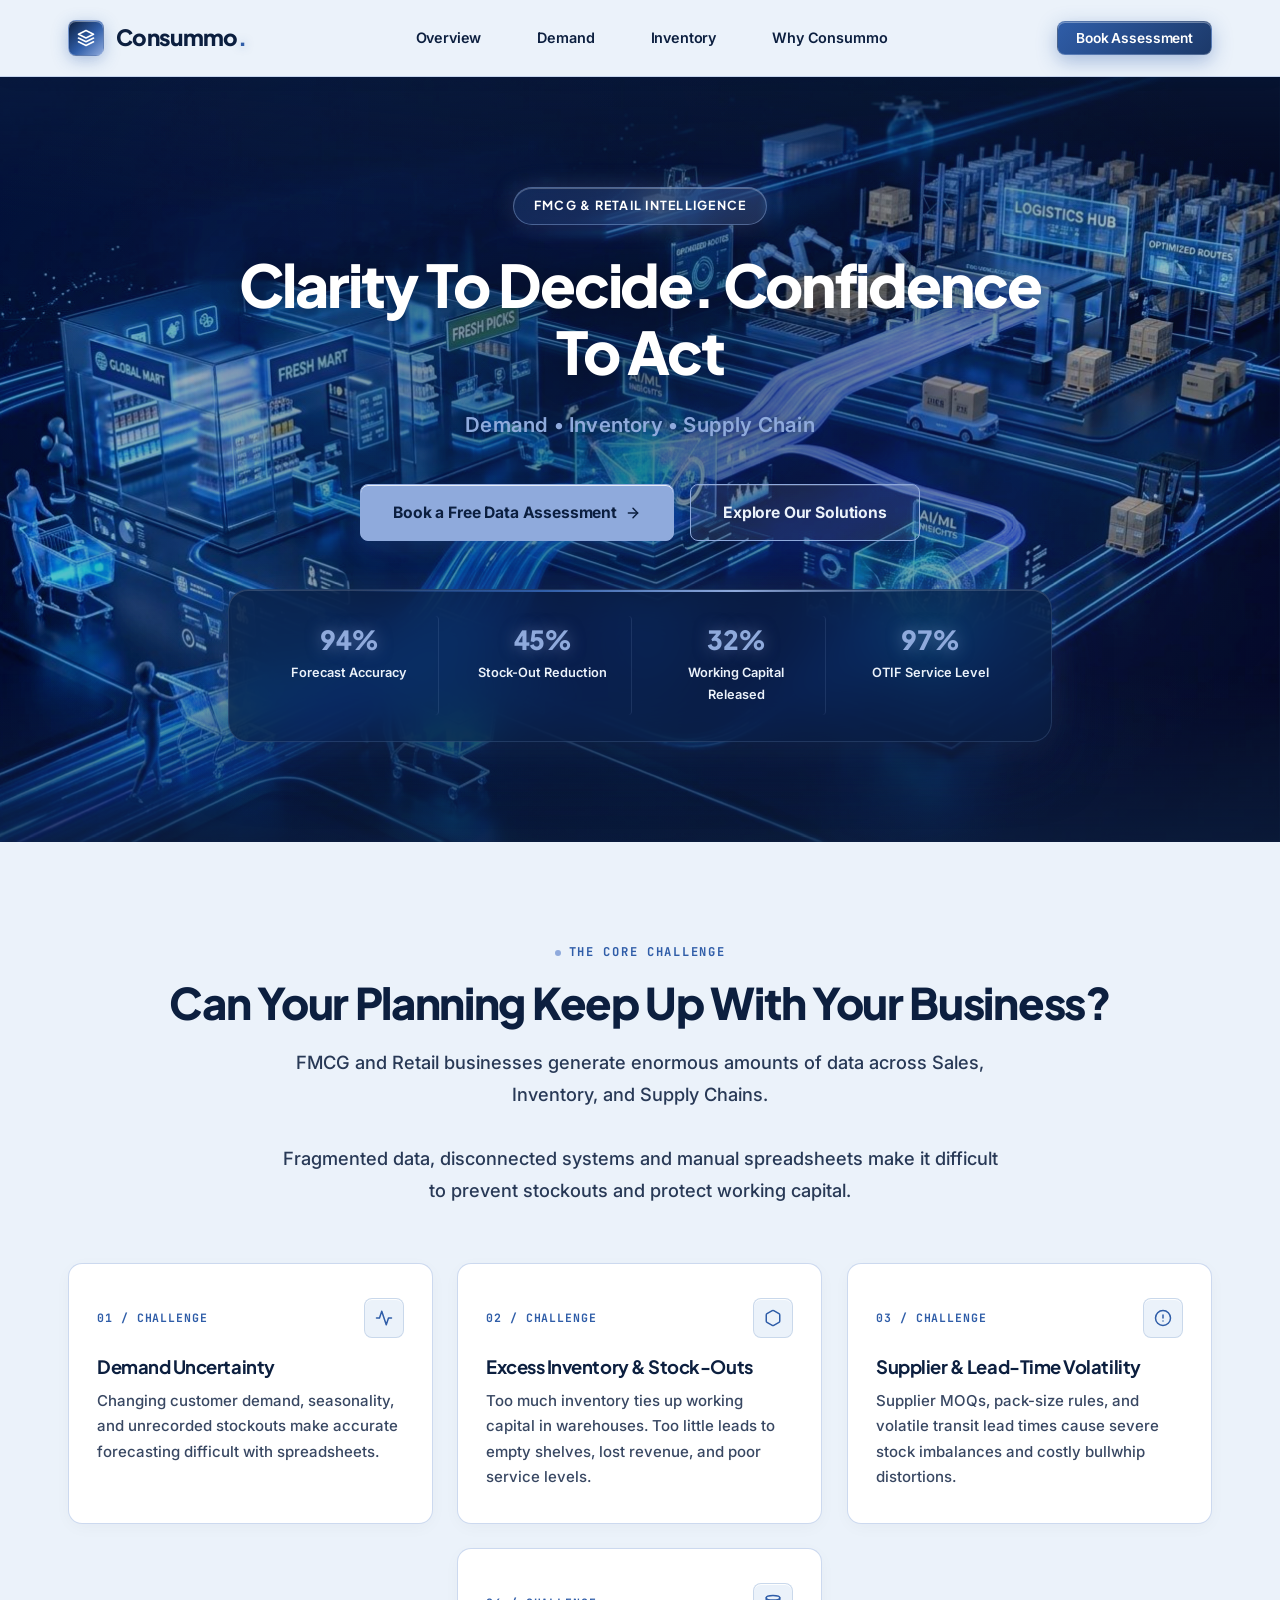
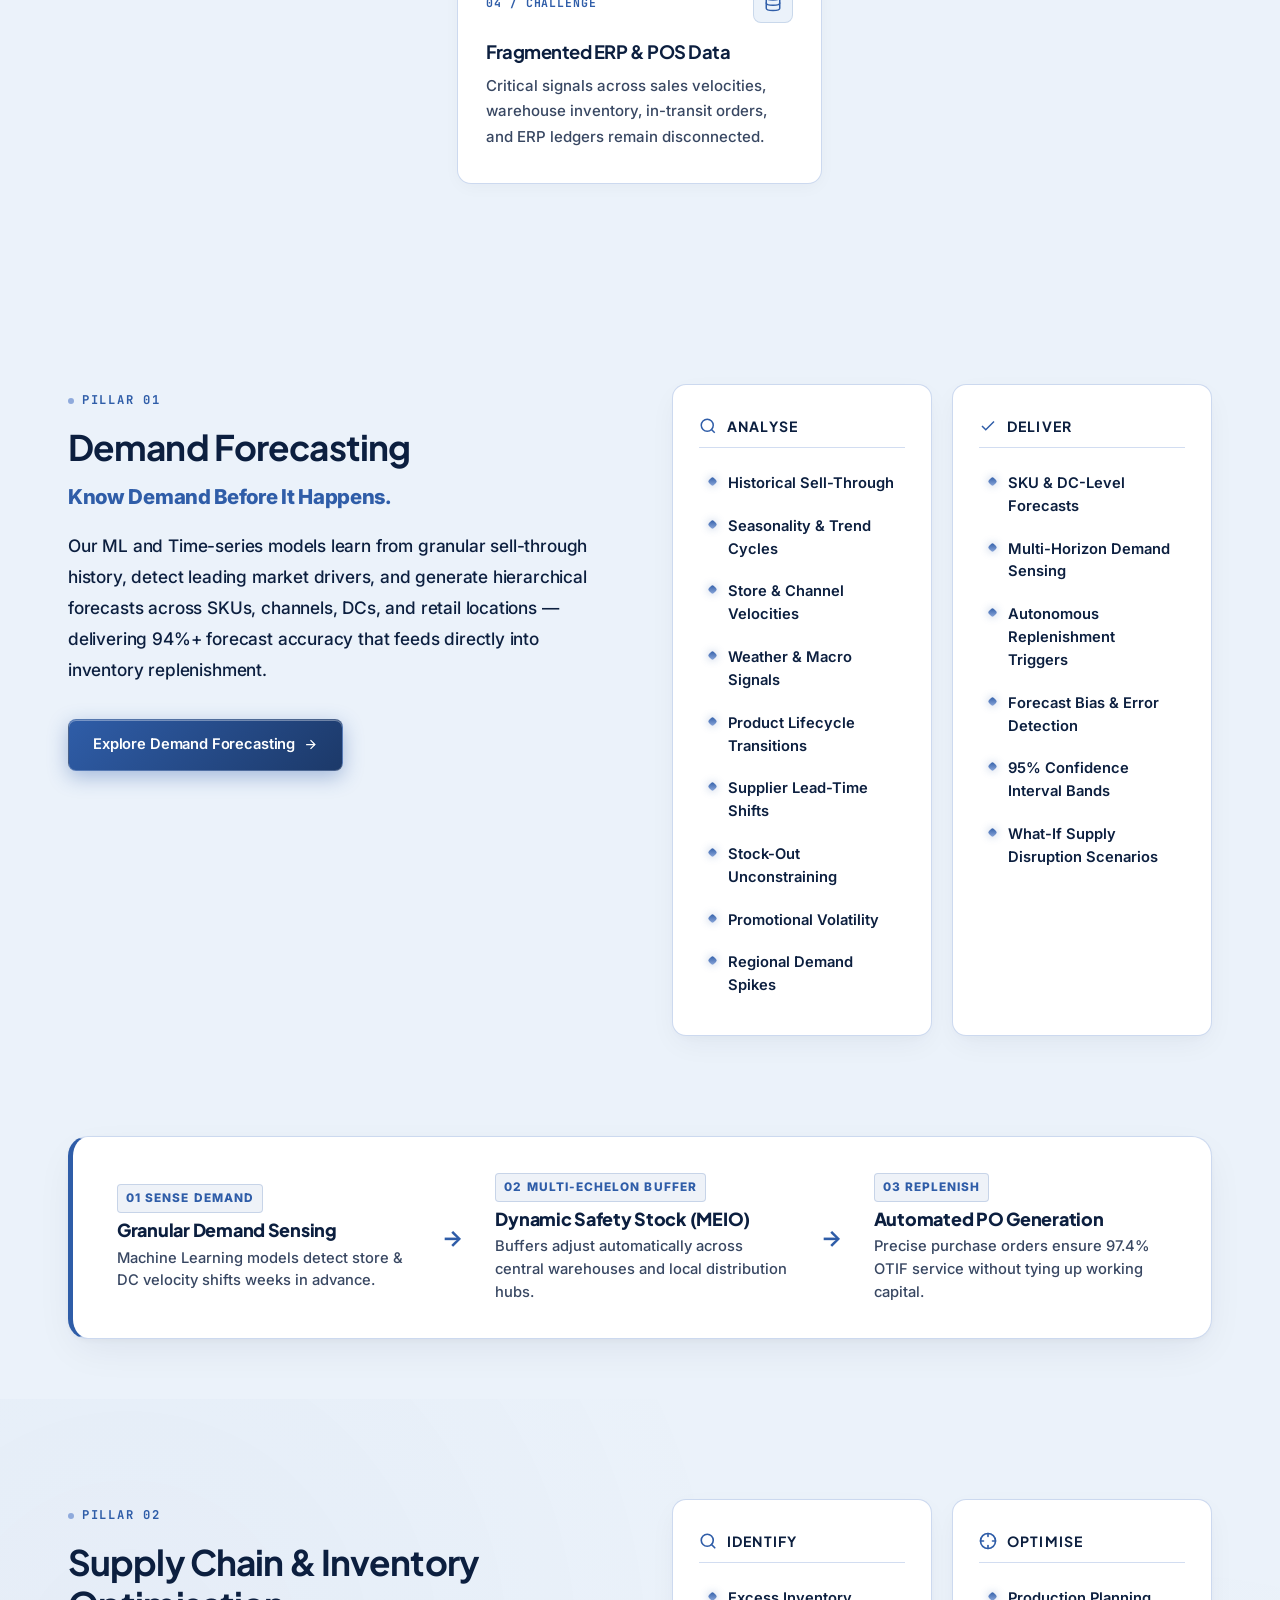
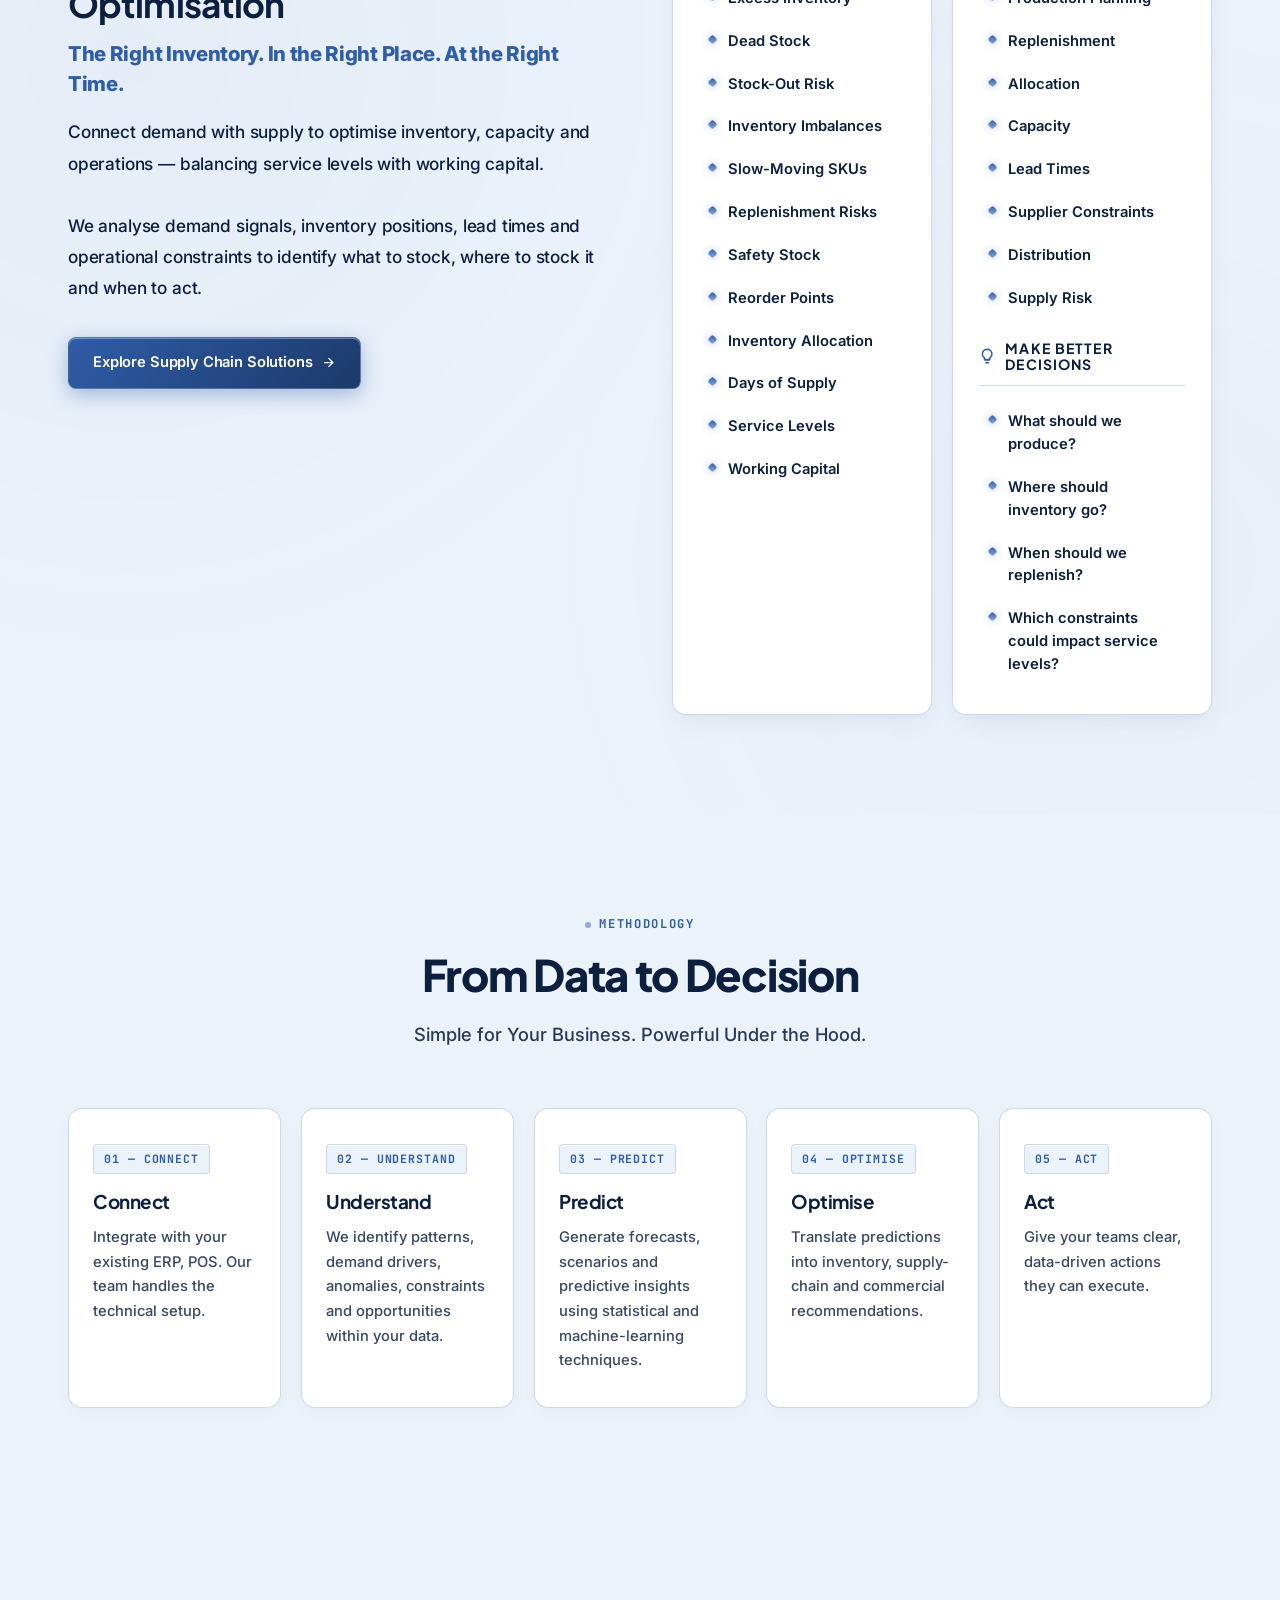
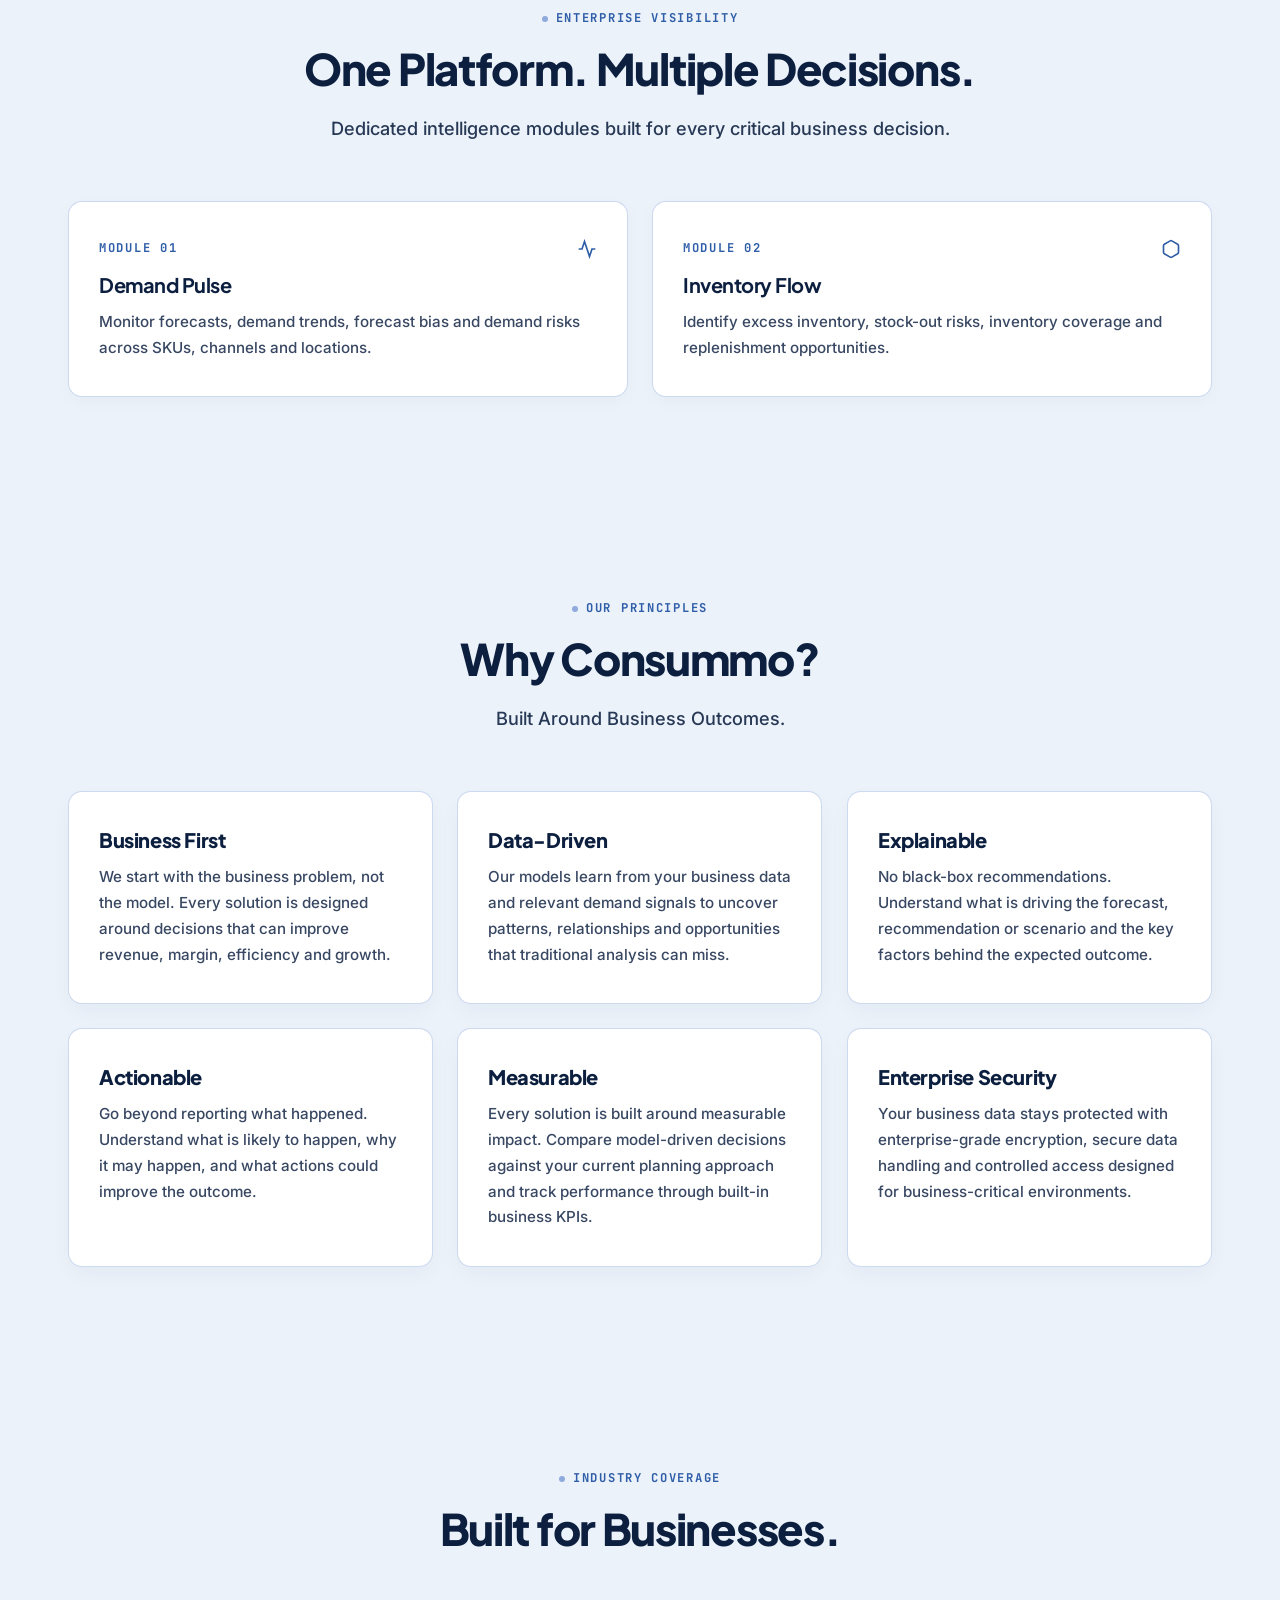
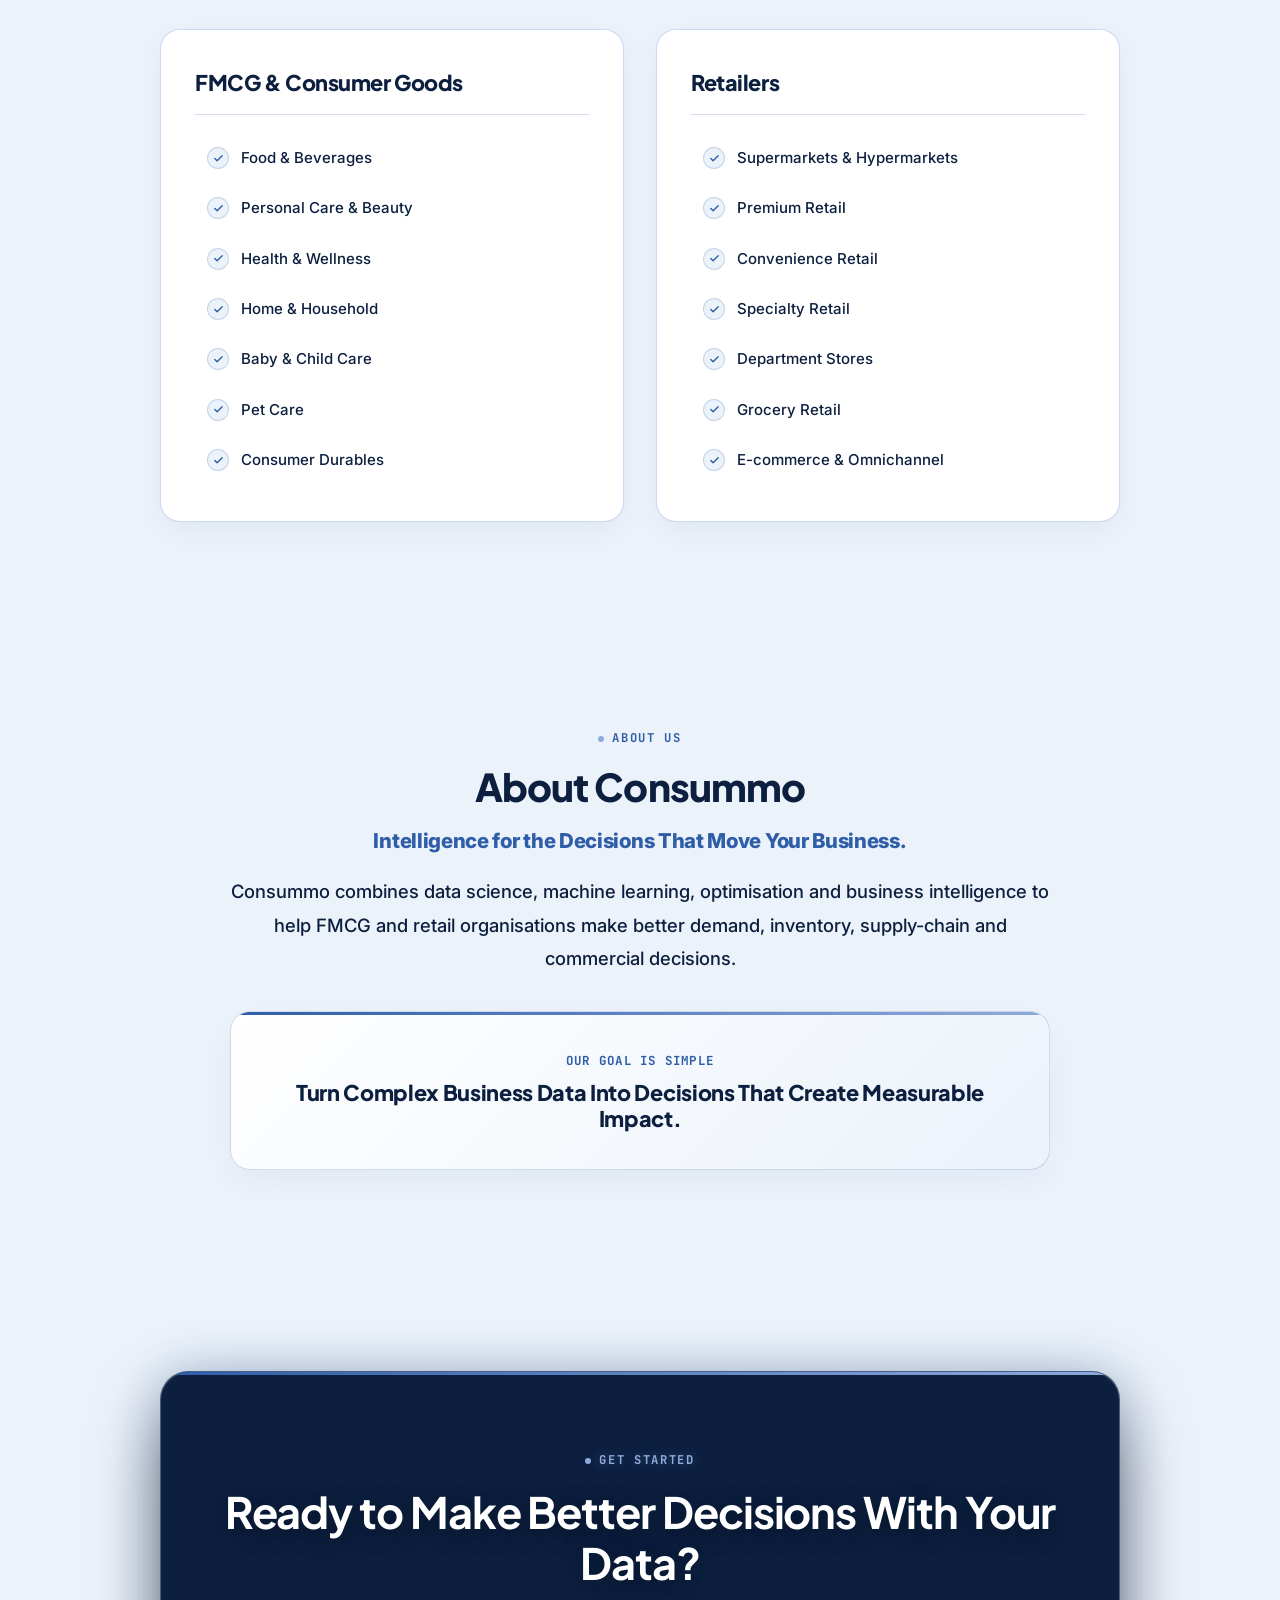
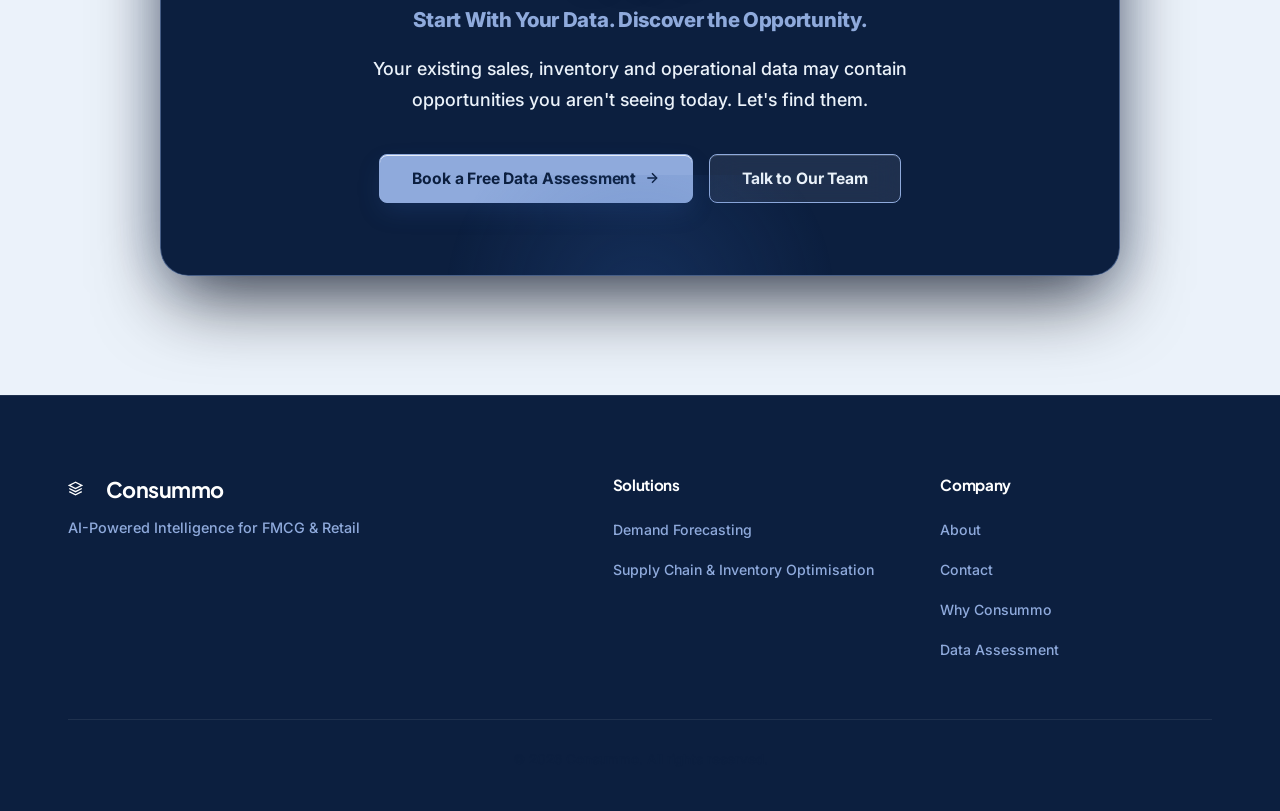
<file: index.html>
<!DOCTYPE html>
<html lang="en">

<head>
  <meta charset="UTF-8">
  <meta name="viewport" content="width=device-width, initial-scale=1.0">
  <title>Consummo | AI-Powered Intelligence for FMCG & Retail</title>
  <meta name="description"
    content="Turn your data into better demand, inventory and supply-chain decisions with Consummo. AI-powered forecasting, inventory optimisation, and commercial intelligence.">

  <!-- Google Fonts: Plus Jakarta Sans, Inter, JetBrains Mono -->
  <link rel="preconnect" href="https://fonts.googleapis.com">
  <link rel="preconnect" href="https://fonts.gstatic.com" crossorigin>
  <link
    href="https://fonts.googleapis.com/css2?family=Inter:wght@400;500;600;700&family=JetBrains+Mono:wght@400;500;600;700&family=Plus+Jakarta+Sans:wght@500;600;700;800&display=swap"
    rel="stylesheet">

  <!-- Stylesheet -->
  <link rel="stylesheet" href="styles.css">
</head>

<body>

  <!-- Top Scroll Reading Progress Bar -->
  <div class="scroll-progress-bar" id="scroll-progress-bar"></div>

  <!-- Clean Enterprise Site Header -->
  <header class="site-header" id="site-header">
    <div class="container nav-container">
      <a href="#" class="brand-logo">
        <div class="brand-mark">
          <svg width="18" height="18" viewBox="0 0 24 24" fill="none" stroke="currentColor" stroke-width="2.2"
            stroke-linecap="round" stroke-linejoin="round">
            <polygon points="12 2 2 7 12 12 22 7 12 2"></polygon>
            <polyline points="2 17 12 22 22 17"></polyline>
            <polyline points="2 12 12 17 22 12"></polyline>
          </svg>
        </div>
        <span>Consummo<span class="dot">.</span></span>
      </a>

      <nav class="nav-menu" id="nav-menu">
        <a href="#solutions" class="nav-link">Overview</a>
        <a href="#demand-planning" class="nav-link">Demand</a>
        <a href="#supply-chain-inventory" class="nav-link">Inventory</a>
        <a href="#why-consummo" class="nav-link">Why Consummo</a>
      </nav>

      <div class="nav-actions">
        <button class="btn btn-primary btn-sm open-modal-btn">
          <span>Book Assessment</span>
        </button>
        <button class="mobile-toggle" id="mobile-toggle-btn" aria-label="Toggle Menu">
          ☰
        </button>
      </div>
    </div>
  </header>

  <!-- Hero Section (Confident & Exciting First Impression for FMCG & Retail) -->
  <section class="hero-section" id="hero">
    <!-- Ambient Floating Orbs -->
    <div class="hero-ambient-orb hero-orb-1"></div>
    <div class="hero-ambient-orb hero-orb-2"></div>

            <!-- Clean, Sharp Background Visualization Layer (Zero Blur, High Visibility) -->
    <div class="hero-bg-visual-wrapper" id="hero-bg-wrapper" aria-hidden="true">
      <div class="hero-motion-graphic-bg">
        <img src="images/supply-chain-motion-graphic.jpg" alt="Consummo FMCG Retail & Supply Chain Intelligence" class="hero-motion-img" loading="eager">
      </div>
      <!-- Soft Light Center Scrim for Text Readability without hiding background -->
      <div class="hero-navy-backdrop-overlay"></div>
    </div>

    <div class="container hero-content">
      <div class="hero-tag reveal-on-scroll">
        <span>FMCG &amp; RETAIL INTELLIGENCE</span>
      </div>
      <h2 class="hero-title reveal-on-scroll">
        Clarity To Decide. Confidence To Act
      </h2>
      <p class="hero-desc reveal-on-scroll">
        Demand • Inventory • Supply Chain
      </p>

      <div class="hero-ctas reveal-on-scroll">
        <button class="btn btn-cyan btn-lg open-modal-btn">
          <span>Book a Free Data Assessment</span>
          <svg width="16" height="16" viewBox="0 0 24 24" fill="none" stroke="currentColor" stroke-width="2.2"
            stroke-linecap="round" stroke-linejoin="round">
            <line x1="5" y1="12" x2="19" y2="12"></line>
            <polyline points="12 5 19 12 12 19"></polyline>
          </svg>
        </button>
        <a href="#solutions" class="btn btn-ghost-dark btn-lg">
          <span>Explore Our Solutions</span>
        </a>
      </div>

      <!-- Confident Commercial Impact Proof Strip -->
      <div class="hero-trust-strip reveal-on-scroll">
        <div class="trust-metric-item">
          <div class="trust-metric-val count-up-val" data-target="94" data-suffix="%">94%</div>
          <div class="trust-metric-label">Forecast Accuracy</div>
        </div>
        <div class="trust-metric-item">
          <div class="trust-metric-val count-up-val" data-target="45" data-prefix="-" data-suffix="%">-45%</div>
          <div class="trust-metric-label">Stock-Out Reduction</div>
        </div>
        <div class="trust-metric-item">
          <div class="trust-metric-val count-up-val" data-target="32" data-prefix="-" data-suffix="%">-32%</div>
          <div class="trust-metric-label">Working Capital Released</div>
        </div>
        <div class="trust-metric-item">
          <div class="trust-metric-val count-up-val" data-target="97.4" data-suffix="%">97.4%</div>
          <div class="trust-metric-label">OTIF Service Level</div>
        </div>
      </div>
    </div>
  </section>

  <!-- Section: Your Data Is Valuable. Your Decisions Should Be Too. -->
  <section class="problem-section" id="challenges">
    <div class="container">
      <div class="center-header reveal-on-scroll">
        <span class="section-label">
          <span class="section-label-dot"></span>
          <span>The Core Challenge</span>
        </span>
        <h2 class="section-title">Can Your Planning Keep Up With Your Business?</h2>
        <p class="section-subtitle">
          FMCG and Retail businesses generate enormous amounts of data across Sales, Inventory, and Supply Chains.
          <br><br>
          Fragmented data, disconnected systems and manual spreadsheets make it difficult to prevent stockouts and protect working capital.
        </p>
      </div>

      <div class="challenges-grid">
        <div class="challenge-card reveal-on-scroll stagger-1">
          <div class="challenge-card-top">
            <span class="challenge-num">01 / CHALLENGE</span>
            <div class="challenge-icon-box">
              <svg width="18" height="18" viewBox="0 0 24 24" fill="none" stroke="currentColor" stroke-width="2"
                stroke-linecap="round" stroke-linejoin="round">
                <polyline points="22 12 18 12 15 21 9 3 6 12 2 12"></polyline>
              </svg>
            </div>
          </div>
          <h3>Demand Uncertainty</h3>
          <p>Changing customer demand, seasonality, and unrecorded stockouts make accurate forecasting difficult with spreadsheets.</p>
        </div>

        <div class="challenge-card reveal-on-scroll stagger-2">
          <div class="challenge-card-top">
            <span class="challenge-num">02 / CHALLENGE</span>
            <div class="challenge-icon-box">
              <svg width="18" height="18" viewBox="0 0 24 24" fill="none" stroke="currentColor" stroke-width="2"
                stroke-linecap="round" stroke-linejoin="round">
                <path
                  d="M21 16V8a2 2 0 0 0-1-1.73l-7-4a2 2 0 0 0-2 0l-7 4A2 2 0 0 0 3 8v8a2 2 0 0 0 1 1.73l7 4a2 2 0 0 0 2 0l7-4A2 2 0 0 0 21 16z">
                </path>
              </svg>
            </div>
          </div>
          <h3>Excess Inventory & Stock-Outs</h3>
          <p>Too much inventory ties up working capital in warehouses. Too little leads to empty shelves, lost revenue, and poor service levels.</p>
        </div>

        <div class="challenge-card reveal-on-scroll stagger-3">
          <div class="challenge-card-top">
            <span class="challenge-num">03 / CHALLENGE</span>
            <div class="challenge-icon-box">
              <svg width="18" height="18" viewBox="0 0 24 24" fill="none" stroke="currentColor" stroke-width="2"
                stroke-linecap="round" stroke-linejoin="round">
                <circle cx="12" cy="12" r="10"></circle>
                <line x1="12" y1="8" x2="12" y2="12"></line>
                <line x1="12" y1="16" x2="12.01" y2="16"></line>
              </svg>
            </div>
          </div>
          <h3>Supplier & Lead-Time Volatility</h3>
          <p>Supplier MOQs, pack-size rules, and volatile transit lead times cause severe stock imbalances and costly bullwhip distortions.</p>
        </div>

        <div class="challenge-card reveal-on-scroll stagger-4">
          <div class="challenge-card-top">
            <span class="challenge-num">04 / CHALLENGE</span>
            <div class="challenge-icon-box">
              <svg width="18" height="18" viewBox="0 0 24 24" fill="none" stroke="currentColor" stroke-width="2"
                stroke-linecap="round" stroke-linejoin="round">
                <ellipse cx="12" cy="5" rx="9" ry="3"></ellipse>
                <path d="M21 12c0 1.66-4 3-9 3s-9-1.34-9-3"></path>
                <path d="M3 5v14c0 1.66 4 3 9 3s9-1.34 9-3V5"></path>
              </svg>
            </div>
          </div>
          <h3>Fragmented ERP & POS Data</h3>
          <p>Critical signals across sales velocities, warehouse inventory, in-transit orders, and ERP ledgers remain disconnected.</p>
        </div>
      </div>
    </div>
  </section>

  <!-- Section: Demand Planning -->
  <section class="solution-section-block" id="solutions">
    <div id="demand-planning"></div>
    <div class="container">
      <div class="solution-grid">
        <div class="solution-info-col reveal-on-scroll">
          <span class="section-label">
            <span class="section-label-dot"></span>
            <span>Pillar 01</span>
          </span>
          <h2>Demand Forecasting</h2>
          <div class="solution-headline">Know Demand Before It Happens.</div>
          <p class="solution-body-text">
            Our ML and Time-series models learn from granular sell-through history, detect leading market drivers, and generate hierarchical forecasts across SKUs, channels, DCs, and retail locations — delivering 94%+ forecast accuracy that feeds directly into inventory replenishment.
          </p>
          <a href="demand-forecasting.html" class="btn btn-primary">
            <span>Explore Demand Forecasting</span>
            <svg width="15" height="15" viewBox="0 0 24 24" fill="none" stroke="currentColor" stroke-width="2">
              <line x1="5" y1="12" x2="19" y2="12"></line>
              <polyline points="12 5 19 12 12 19"></polyline>
            </svg>
          </a>
        </div>

        <div class="solution-cards-col reveal-on-scroll">
          <div class="action-card">
            <div class="action-card-header">
              <svg width="18" height="18" viewBox="0 0 24 24" fill="none" stroke="var(--sn-blue)" stroke-width="2">
                <circle cx="11" cy="11" r="8"></circle>
                <line x1="21" y1="21" x2="16.65" y2="16.65"></line>
              </svg>
              <h3>Analyse</h3>
            </div>
            <ul class="action-list">
              <li><span class="action-list-bullet"></span><span>Historical Sell-Through</span></li>
              <li><span class="action-list-bullet"></span><span>Seasonality &amp; Trend Cycles</span></li>
              <li><span class="action-list-bullet"></span><span>Store &amp; Channel Velocities</span></li>
              <li><span class="action-list-bullet"></span><span>Weather &amp; Macro Signals</span></li>
              <li><span class="action-list-bullet"></span><span>Product Lifecycle Transitions</span></li>
              <li><span class="action-list-bullet"></span><span>Supplier Lead-Time Shifts</span></li>
              <li><span class="action-list-bullet"></span><span>Stock-Out Unconstraining</span></li>
              <li><span class="action-list-bullet"></span><span>Promotional Volatility</span></li>
              <li><span class="action-list-bullet"></span><span>Regional Demand Spikes</span></li>
            </ul>
          </div>

          <div class="action-card">
            <div class="action-card-header">
              <svg width="18" height="18" viewBox="0 0 24 24" fill="none" stroke="var(--sn-blue)" stroke-width="2">
                <polyline points="20 6 9 17 4 12"></polyline>
              </svg>
              <h3>Deliver</h3>
            </div>
            <ul class="action-list">
              <li><span class="action-list-bullet"></span><span>SKU &amp; DC-Level Forecasts</span></li>
              <li><span class="action-list-bullet"></span><span>Multi-Horizon Demand Sensing</span></li>
              <li><span class="action-list-bullet"></span><span>Autonomous Replenishment Triggers</span></li>
              <li><span class="action-list-bullet"></span><span>Forecast Bias &amp; Error Detection</span></li>
              <li><span class="action-list-bullet"></span><span>95% Confidence Interval Bands</span></li>
              <li><span class="action-list-bullet"></span><span>What-If Supply Disruption Scenarios</span></li>
            </ul>
          </div>
        </div>
      </div>
    </div>
  </section>

  <!-- Closed-Loop Bridge: Demand Sensing Feeds Inventory Optimisation -->
  <div class="closed-loop-bridge-banner">
    <div class="container">
      <div class="closed-loop-box reveal-on-scroll">
        <div class="closed-loop-step">
          <div class="step-badge">01 SENSE DEMAND</div>
          <h4>Granular Demand Sensing</h4>
          <p>Machine Learning models detect store &amp; DC velocity shifts weeks in advance.</p>
        </div>
        <div class="closed-loop-arrow">→</div>
        <div class="closed-loop-step">
          <div class="step-badge">02 MULTI-ECHELON BUFFER</div>
          <h4>Dynamic Safety Stock (MEIO)</h4>
          <p>Buffers adjust automatically across central warehouses and local distribution hubs.</p>
        </div>
        <div class="closed-loop-arrow">→</div>
        <div class="closed-loop-step">
          <div class="step-badge">03 REPLENISH</div>
          <h4>Automated PO Generation</h4>
          <p>Precise purchase orders ensure 97.4% OTIF service without tying up working capital.</p>
        </div>
      </div>
    </div>
  </div>

  <!-- Section: Supply Chain & Inventory Optimisation (Pillar 02) -->
  <section class="solution-section-block alt-bg" id="supply-chain-inventory">
    <div class="container">
      <div class="solution-grid">
        <div class="solution-info-col reveal-on-scroll">
          <span class="section-label">
            <span class="section-label-dot"></span>
            <span>PILLAR 02</span>
          </span>
          <h2>Supply Chain &amp; Inventory Optimisation</h2>
          <div class="solution-headline">The Right Inventory. In the Right Place. At the Right Time.</div>
          <p class="solution-body-text">
            Connect demand with supply to optimise inventory, capacity and operations — balancing service levels with
            working capital.
            <br><br>
            We analyse demand signals, inventory positions, lead times and operational constraints to identify what to
            stock, where to stock it and when to act.
          </p>
          <a href="inventory-optimisation.html" class="btn btn-primary">
            <span>Explore Supply Chain Solutions</span>
            <svg width="15" height="15" viewBox="0 0 24 24" fill="none" stroke="currentColor" stroke-width="2">
              <line x1="5" y1="12" x2="19" y2="12"></line>
              <polyline points="12 5 19 12 12 19"></polyline>
            </svg>
          </a>
        </div>

        <div class="solution-cards-col reveal-on-scroll">
          <!-- Card 1: IDENTIFY -->
          <div class="action-card">
            <div class="action-card-header">
              <svg width="18" height="18" viewBox="0 0 24 24" fill="none" stroke="var(--sn-blue)" stroke-width="2.2"
                stroke-linecap="round" stroke-linejoin="round">
                <circle cx="11" cy="11" r="8"></circle>
                <line x1="21" y1="21" x2="16.65" y2="16.65"></line>
              </svg>
              <h3>IDENTIFY</h3>
            </div>
            <ul class="action-list">
              <li><span class="action-list-bullet"></span><span>Excess Inventory</span></li>
              <li><span class="action-list-bullet"></span><span>Dead Stock</span></li>
              <li><span class="action-list-bullet"></span><span>Stock-Out Risk</span></li>
              <li><span class="action-list-bullet"></span><span>Inventory Imbalances</span></li>
              <li><span class="action-list-bullet"></span><span>Slow-Moving SKUs</span></li>
              <li><span class="action-list-bullet"></span><span>Replenishment Risks</span></li>
              <li><span class="action-list-bullet"></span><span>Safety Stock</span></li>
              <li><span class="action-list-bullet"></span><span>Reorder Points</span></li>
              <li><span class="action-list-bullet"></span><span>Inventory Allocation</span></li>
              <li><span class="action-list-bullet"></span><span>Days of Supply</span></li>
              <li><span class="action-list-bullet"></span><span>Service Levels</span></li>
              <li><span class="action-list-bullet"></span><span>Working Capital</span></li>
            </ul>
          </div>

          <!-- Card 2: OPTIMISE & MAKE BETTER DECISIONS -->
          <div class="action-card">
            <div class="action-card-section">
              <div class="action-card-header">
                <svg width="18" height="18" viewBox="0 0 24 24" fill="none" stroke="var(--sn-blue)" stroke-width="2.2"
                  stroke-linecap="round" stroke-linejoin="round">
                  <circle cx="12" cy="12" r="10"></circle>
                  <line x1="22" y1="12" x2="18" y2="12"></line>
                  <line x1="6" y1="12" x2="2" y2="12"></line>
                  <line x1="12" y1="6" x2="12" y2="2"></line>
                  <line x1="12" y1="22" x2="12" y2="18"></line>
                </svg>
                <h3>OPTIMISE</h3>
              </div>
              <ul class="action-list">
                <li><span class="action-list-bullet"></span><span>Production Planning</span></li>
                <li><span class="action-list-bullet"></span><span>Replenishment</span></li>
                <li><span class="action-list-bullet"></span><span>Allocation</span></li>
                <li><span class="action-list-bullet"></span><span>Capacity</span></li>
                <li><span class="action-list-bullet"></span><span>Lead Times</span></li>
                <li><span class="action-list-bullet"></span><span>Supplier Constraints</span></li>
                <li><span class="action-list-bullet"></span><span>Distribution</span></li>
                <li><span class="action-list-bullet"></span><span>Supply Risk</span></li>
              </ul>
            </div>

            <div class="action-card-section" style="margin-top: 24px;">
              <div class="action-card-header">
                <svg width="18" height="18" viewBox="0 0 24 24" fill="none" stroke="var(--sn-blue)" stroke-width="2.2"
                  stroke-linecap="round" stroke-linejoin="round">
                  <path d="M9 18h6"></path>
                  <path d="M10 22h4"></path>
                  <path d="M12 2a7 7 0 0 0-4 12.7V17h8v-2.3A7 7 0 0 0 12 2z"></path>
                </svg>
                <h3>MAKE BETTER DECISIONS</h3>
              </div>
              <ul class="action-list">
                <li><span class="action-list-bullet"></span><span>What should we produce?</span></li>
                <li><span class="action-list-bullet"></span><span>Where should inventory go?</span></li>
                <li><span class="action-list-bullet"></span><span>When should we replenish?</span></li>
                <li><span class="action-list-bullet"></span><span>Which constraints could impact service levels?</span>
                </li>
              </ul>
            </div>
          </div>
        </div>
      </div>
    </div>
  </section>

  <!-- Section: From Data to Decision (5 Steps) -->
  <section class="process-section" id="process">
    <div class="container">
      <div class="center-header reveal-on-scroll">
        <span class="section-label">
          <span class="section-label-dot"></span>
          <span>Methodology</span>
        </span>
        <h2 class="section-title">From Data to Decision</h2>
        <p class="section-subtitle">Simple for Your Business. Powerful Under the Hood.</p>
      </div>

      <div class="process-steps-grid">
        <div class="process-card reveal-on-scroll stagger-1">
          <div class="process-num">01 — CONNECT</div>
          <h3>Connect</h3>
          <p>Integrate with your existing ERP, POS. Our team handles the technical setup.</p>
        </div>

        <div class="process-card reveal-on-scroll stagger-2">
          <div class="process-num">02 — UNDERSTAND</div>
          <h3>Understand</h3>
          <p>We identify patterns, demand drivers, anomalies, constraints and opportunities within your data.</p>
        </div>

        <div class="process-card reveal-on-scroll stagger-3">
          <div class="process-num">03 — PREDICT</div>
          <h3>Predict</h3>
          <p>Generate forecasts, scenarios and predictive insights using statistical and machine-learning techniques.
          </p>
        </div>

        <div class="process-card reveal-on-scroll stagger-4">
          <div class="process-num">04 — OPTIMISE</div>
          <h3>Optimise</h3>
          <p>Translate predictions into inventory, supply-chain and commercial recommendations.</p>
        </div>

        <div class="process-card reveal-on-scroll stagger-5">
          <div class="process-num">05 — ACT</div>
          <h3>Act</h3>
          <p>Give your teams clear, data-driven actions they can execute.</p>
        </div>
      </div>
    </div>
  </section>

  <!-- Section: One Platform. Multiple Decisions. (Modules) -->
  <section class="dashboards-section" id="dashboards">
    <div class="container">
      <div class="center-header reveal-on-scroll">
        <span class="section-label">
          <span class="section-label-dot"></span>
          <span>Enterprise Visibility</span>
        </span>
        <h2 class="section-title">One Platform. Multiple Decisions.</h2>
        <p class="section-subtitle">Dedicated intelligence modules built for every critical business decision.</p>
      </div>

      <div class="dashboards-grid">
        <div class="dashboard-card reveal-on-scroll stagger-1">
          <div class="dashboard-card-top">
            <span class="section-label" style="margin-bottom:0;">Module 01</span>
            <svg width="20" height="20" viewBox="0 0 24 24" fill="none" stroke="var(--sn-blue)" stroke-width="2">
              <polyline points="22 12 18 12 15 21 9 3 6 12 2 12"></polyline>
            </svg>
          </div>
          <h3> Demand Pulse</h3>
          <p>Monitor forecasts, demand trends, forecast bias and demand risks across SKUs, channels and locations.</p>
        </div>

        <div class="dashboard-card reveal-on-scroll stagger-2">
          <div class="dashboard-card-top">
            <span class="section-label" style="margin-bottom:0;">Module 02</span>
            <svg width="20" height="20" viewBox="0 0 24 24" fill="none" stroke="var(--sn-blue)" stroke-width="2">
              <path
                d="M21 16V8a2 2 0 0 0-1-1.73l-7-4a2 2 0 0 0-2 0l-7 4A2 2 0 0 0 3 8v8a2 2 0 0 0 1 1.73l7 4a2 2 0 0 0 2 0l7-4A2 2 0 0 0 21 16z">
              </path>
            </svg>
          </div>
          <h3> Inventory Flow</h3>
          <p>Identify excess inventory, stock-out risks, inventory coverage and replenishment opportunities.</p>
        </div>
      </div>
    </div>
  </section>

  <!-- Section: Why Consummo? -->
  <section class="why-section" id="why-consummo">
    <div class="container">
      <div class="center-header reveal-on-scroll">
        <span class="section-label">
          <span class="section-label-dot"></span>
          <span>Our Principles</span>
        </span>
        <h2 class="section-title">Why Consummo?</h2>
        <p class="section-subtitle">Built Around Business Outcomes.</p>
      </div>

      <div class="why-grid">
        <div class="why-card reveal-on-scroll stagger-1">
          <h3>Business First</h3>
          <p>We start with the business problem, not the model. Every solution is designed around decisions that can
            improve revenue, margin, efficiency and growth.</p>
        </div>

        <div class="why-card reveal-on-scroll stagger-2">
          <h3>Data-Driven</h3>
          <p>Our models learn from your business data and relevant demand signals to uncover patterns, relationships and
            opportunities that traditional analysis can miss.</p>
        </div>

        <div class="why-card reveal-on-scroll stagger-3">
          <h3>Explainable</h3>
          <p>No black-box recommendations. Understand what is driving the forecast, recommendation or scenario and the
            key factors behind the expected outcome.</p>
        </div>

        <div class="why-card reveal-on-scroll stagger-4">
          <h3>Actionable</h3>
          <p>Go beyond reporting what happened. Understand what is likely to happen, why it may happen, and what actions
            could improve the outcome.</p>
        </div>

        <div class="why-card reveal-on-scroll stagger-5">
          <h3>Measurable</h3>
          <p>Every solution is built around measurable impact. Compare model-driven decisions against your current
            planning approach and track performance through built-in business KPIs.</p>
        </div>

        <div class="why-card reveal-on-scroll stagger-6">
          <h3>Enterprise Security</h3>
          <p>Your business data stays protected with enterprise-grade encryption, secure data handling and controlled
            access designed for business-critical environments.</p>
        </div>
      </div>
    </div>
  </section>

  <!-- Section: Built for Businesses (Industry Coverage) -->
  <section class="verticals-section" id="verticals">
    <div class="container">
      <div class="center-header reveal-on-scroll">
        <span class="section-label">
          <span class="section-label-dot"></span>
          <span>Industry Coverage</span>
        </span>
        <h2 class="section-title">Built for Businesses.</h2>
      </div>

      <div class="verticals-grid">
        <div class="vertical-card reveal-on-scroll stagger-1">
          <div class="vertical-card-header">
            <h3>FMCG &amp; Consumer Goods</h3>
          </div>
          <ul class="vertical-list">
            <li>
              <span class="vertical-bullet">
                <svg width="11" height="11" viewBox="0 0 24 24" fill="none" stroke="currentColor" stroke-width="3" stroke-linecap="round" stroke-linejoin="round"><polyline points="20 6 9 17 4 12"></polyline></svg>
              </span>
              <span>Food &amp; Beverages</span>
            </li>
            <li>
              <span class="vertical-bullet">
                <svg width="11" height="11" viewBox="0 0 24 24" fill="none" stroke="currentColor" stroke-width="3" stroke-linecap="round" stroke-linejoin="round"><polyline points="20 6 9 17 4 12"></polyline></svg>
              </span>
              <span>Personal Care &amp; Beauty</span>
            </li>
            <li>
              <span class="vertical-bullet">
                <svg width="11" height="11" viewBox="0 0 24 24" fill="none" stroke="currentColor" stroke-width="3" stroke-linecap="round" stroke-linejoin="round"><polyline points="20 6 9 17 4 12"></polyline></svg>
              </span>
              <span>Health &amp; Wellness</span>
            </li>
            <li>
              <span class="vertical-bullet">
                <svg width="11" height="11" viewBox="0 0 24 24" fill="none" stroke="currentColor" stroke-width="3" stroke-linecap="round" stroke-linejoin="round"><polyline points="20 6 9 17 4 12"></polyline></svg>
              </span>
              <span>Home &amp; Household</span>
            </li>
            <li>
              <span class="vertical-bullet">
                <svg width="11" height="11" viewBox="0 0 24 24" fill="none" stroke="currentColor" stroke-width="3" stroke-linecap="round" stroke-linejoin="round"><polyline points="20 6 9 17 4 12"></polyline></svg>
              </span>
              <span>Baby &amp; Child Care</span>
            </li>
            <li>
              <span class="vertical-bullet">
                <svg width="11" height="11" viewBox="0 0 24 24" fill="none" stroke="currentColor" stroke-width="3" stroke-linecap="round" stroke-linejoin="round"><polyline points="20 6 9 17 4 12"></polyline></svg>
              </span>
              <span>Pet Care</span>
            </li>
            <li>
              <span class="vertical-bullet">
                <svg width="11" height="11" viewBox="0 0 24 24" fill="none" stroke="currentColor" stroke-width="3" stroke-linecap="round" stroke-linejoin="round"><polyline points="20 6 9 17 4 12"></polyline></svg>
              </span>
              <span>Consumer Durables</span>
            </li>
          </ul>
        </div>

        <div class="vertical-card reveal-on-scroll stagger-2">
          <div class="vertical-card-header">
            <h3>Retailers</h3>
          </div>
          <ul class="vertical-list">
            <li>
              <span class="vertical-bullet">
                <svg width="11" height="11" viewBox="0 0 24 24" fill="none" stroke="currentColor" stroke-width="3" stroke-linecap="round" stroke-linejoin="round"><polyline points="20 6 9 17 4 12"></polyline></svg>
              </span>
              <span>Supermarkets &amp; Hypermarkets</span>
            </li>
            <li>
              <span class="vertical-bullet">
                <svg width="11" height="11" viewBox="0 0 24 24" fill="none" stroke="currentColor" stroke-width="3" stroke-linecap="round" stroke-linejoin="round"><polyline points="20 6 9 17 4 12"></polyline></svg>
              </span>
              <span>Premium Retail</span>
            </li>
            <li>
              <span class="vertical-bullet">
                <svg width="11" height="11" viewBox="0 0 24 24" fill="none" stroke="currentColor" stroke-width="3" stroke-linecap="round" stroke-linejoin="round"><polyline points="20 6 9 17 4 12"></polyline></svg>
              </span>
              <span>Convenience Retail</span>
            </li>
            <li>
              <span class="vertical-bullet">
                <svg width="11" height="11" viewBox="0 0 24 24" fill="none" stroke="currentColor" stroke-width="3" stroke-linecap="round" stroke-linejoin="round"><polyline points="20 6 9 17 4 12"></polyline></svg>
              </span>
              <span>Specialty Retail</span>
            </li>
            <li>
              <span class="vertical-bullet">
                <svg width="11" height="11" viewBox="0 0 24 24" fill="none" stroke="currentColor" stroke-width="3" stroke-linecap="round" stroke-linejoin="round"><polyline points="20 6 9 17 4 12"></polyline></svg>
              </span>
              <span>Department Stores</span>
            </li>
            <li>
              <span class="vertical-bullet">
                <svg width="11" height="11" viewBox="0 0 24 24" fill="none" stroke="currentColor" stroke-width="3" stroke-linecap="round" stroke-linejoin="round"><polyline points="20 6 9 17 4 12"></polyline></svg>
              </span>
              <span>Grocery Retail</span>
            </li>
            <li>
              <span class="vertical-bullet">
                <svg width="11" height="11" viewBox="0 0 24 24" fill="none" stroke="currentColor" stroke-width="3" stroke-linecap="round" stroke-linejoin="round"><polyline points="20 6 9 17 4 12"></polyline></svg>
              </span>
              <span>E-commerce &amp; Omnichannel</span>
            </li>
          </ul>
        </div>
      </div>
    </div>
  </section>

  <!-- Section: About Consummo -->
  <section class="about-section" id="about">
    <div class="container">
      <div class="about-card reveal-on-scroll">
        <span class="section-label">
          <span class="section-label-dot"></span>
          <span>About Us</span>
        </span>
        <h2>About Consummo</h2>
        <div class="solution-headline" style="margin-bottom: 20px;">Intelligence for the Decisions That Move Your
          Business.</div>
        <p>
          Consummo combines data science, machine learning, optimisation and business intelligence to help FMCG and
          retail organisations make better demand, inventory, supply-chain and commercial decisions.
        </p>

        <div class="goal-highlight-box">
          <span
            style="font-size: 0.78rem; color: var(--sn-blue); text-transform: uppercase; font-family: var(--font-mono); letter-spacing: 0.1em; display: block; margin-bottom: 8px; font-weight: 700;">Our
            Goal Is Simple</span>
          <h3>Turn Complex Business Data Into Decisions That Create Measurable Impact.</h3>
        </div>
      </div>
    </div>
  </section>

  <!-- Section: Ready to Make Better Decisions With Your Data? -->
  <section class="final-cta-section" id="contact">
    <div class="container">
      <div class="cta-box reveal-on-scroll">
        <span class="section-label">
          <span class="section-label-dot"></span>
          <span>Get Started</span>
        </span>
        <h2>Ready to Make Better Decisions With Your Data?</h2>
        <div class="solution-headline" style="margin-bottom: 18px;">Start With Your Data. Discover the Opportunity.
        </div>
        <p>
          Your existing sales, inventory and operational data may contain opportunities you aren't seeing today. Let's
          find them.
        </p>
        <div class="cta-box-buttons">
          <button class="btn btn-cyan btn-lg open-modal-btn">
            <span>Book a Free Data Assessment</span>
            <svg width="16" height="16" viewBox="0 0 24 24" fill="none" stroke="currentColor" stroke-width="2.2">
              <line x1="5" y1="12" x2="19" y2="12"></line>
              <polyline points="12 5 19 12 12 19"></polyline>
            </svg>
          </button>
          <button class="btn btn-ghost-dark btn-lg open-modal-btn">
            <span>Talk to Our Team</span>
          </button>
        </div>
      </div>
    </div>
  </section>

  <!-- Site Footer (Snowflake Enterprise Dark) -->
  <footer class="site-footer">
    <div class="container">
      <div class="footer-grid">
        <div class="footer-brand">
          <div style="display:flex; align-items:center; gap:10px; margin-bottom:12px;">
            <div class="brand-mark" style="width:28px; height:28px;">
              <svg width="15" height="15" viewBox="0 0 24 24" fill="none" stroke="currentColor" stroke-width="2.2">
                <polygon points="12 2 2 7 12 12 22 7 12 2"></polygon>
                <polyline points="2 17 12 22 22 17"></polyline>
                <polyline points="2 12 12 17 22 12"></polyline>
              </svg>
            </div>
            <h3 style="margin:0; font-size:1.35rem; color:#ffffff;">Consummo</h3>
          </div>
          <p>AI-Powered Intelligence for FMCG & Retail</p>

        </div>

        <div class="footer-col">
          <h4>Solutions</h4>
          <ul>
            <li><a href="demand-forecasting.html">Demand Forecasting</a></li>
            <li><a href="inventory-optimisation.html">Supply Chain &amp; Inventory Optimisation</a></li>
          </ul>
        </div>

        <div class="footer-col">
          <h4>Company</h4>
          <ul>
            <li><a href="#about">About</a></li>
            <li><a href="#contact" class="open-modal-btn">Contact</a></li>
            <li><a href="#why-consummo">Why Consummo</a></li>
            <li><a href="#contact" class="open-modal-btn">Data Assessment</a></li>
          </ul>
        </div>
      </div>

      <div class="footer-bottom">
        <div>© 2026 Consummo. All rights reserved.</div>
      </div>
    </div>
  </footer>

  <!-- Clean Assessment / Contact Modal -->
  <div class="modal-backdrop" id="assessment-modal">
    <div class="modal-container">
      <div class="modal-header">
        <h3 class="modal-title">Book a Free Data Assessment</h3>
        <button class="modal-close-btn" id="modal-close-btn" aria-label="Close modal">&times;</button>
      </div>

      <div class="modal-body">
        <p style="font-size: 0.92rem; color: var(--text-muted); margin-bottom: 20px; line-height: 1.6;">
          Discover where better forecasting, inventory planning, and decision-making can create measurable value for
          your business.
        </p>

        <form id="assessment-form">
          <div class="form-group">
            <label for="modal-name">Full Name</label>
            <input type="text" class="form-input" id="modal-name" placeholder="e.g. Sarah Jenkins" required>
          </div>

          <div class="form-group">
            <label for="modal-email">Corporate Work Email</label>
            <input type="email" class="form-input" id="modal-email" placeholder="e.g. s.jenkins@enterprise.com"
              required>
          </div>

          <div class="form-group">
            <label for="modal-company">Company / Brand Name</label>
            <input type="text" class="form-input" id="modal-company" placeholder="e.g. Global Retail Corp" required>
          </div>

          <div class="form-group">
            <label for="modal-focus">Primary Area of Interest</label>
            <select class="custom-select" id="modal-focus">
              <option value="demand">Demand Planning &amp; Forecasting</option>
              <option value="inventory">Inventory &amp; Replenishment Optimisation</option>
              <option value="supply">Supply Chain &amp; Lead-Time Resilience</option>
            </select>
          </div>
        </form>
      </div>

      <div class="modal-footer">
        <button type="button" class="btn btn-secondary btn-sm" id="modal-cancel-btn">Cancel</button>
        <button type="button" class="btn btn-primary btn-sm" id="modal-submit-btn">Submit Request</button>
      </div>
    </div>
  </div>

  <!-- Toast Notification Container -->
  <div class="toast-container" id="toast-container"></div>

  <!-- Floating Back to Top Button -->
  <button class="back-to-top-btn" id="back-to-top-btn" aria-label="Back to top">
    <svg width="18" height="18" viewBox="0 0 24 24" fill="none" stroke="currentColor" stroke-width="2.5"
      stroke-linecap="round" stroke-linejoin="round">
      <line x1="12" y1="19" x2="12" y2="5"></line>
      <polyline points="5 12 12 5 19 12"></polyline>
    </svg>
  </button>

  <!-- JavaScript -->
  <script src="app.js"></script>
</body>

</html>
</file>
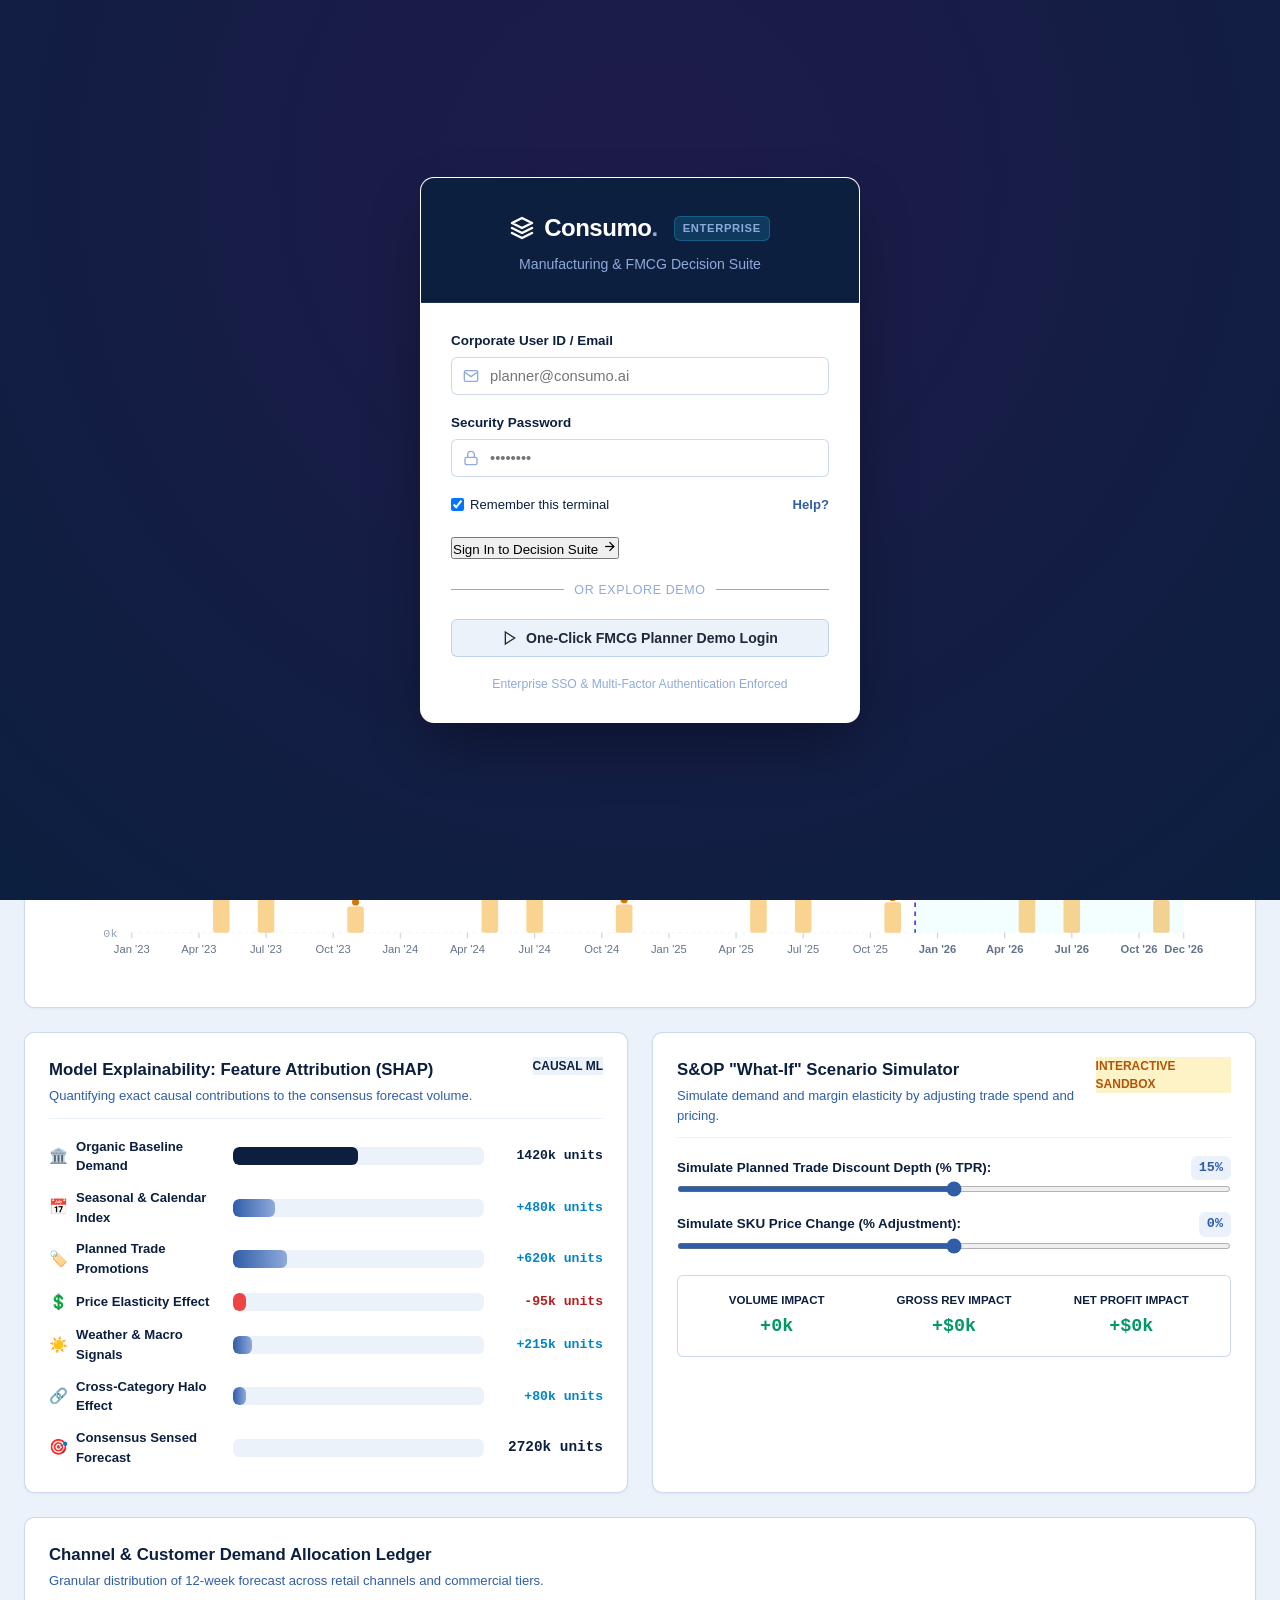
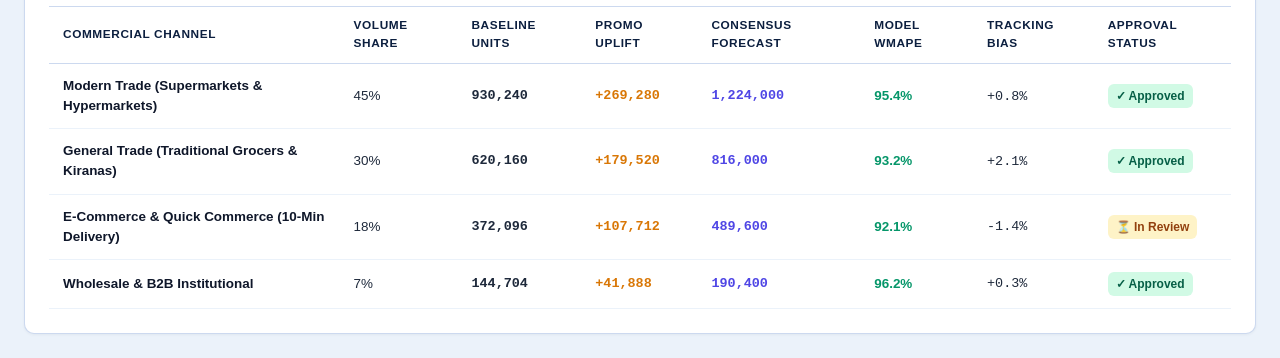
<file: dashboard-index.html>
<!DOCTYPE html>
<html lang="en">

<head>
  <meta charset="UTF-8">
  <meta name="viewport" content="width=device-width, initial-scale=1.0">
  <title>Consumo Enterprise | Manufacturing &amp; FMCG Demand Decision Suite</title>
  <meta name="description" content="Tier-1 FMCG & Manufacturing Demand Forecasting and Inventory Intelligence Platform.">
  <link rel="stylesheet" href="dashboard.css">
</head>

<body>

  <!-- =========================================================================
       1. AUTHENTICATION / LOGIN VIEW OVERLAY
       ========================================================================= -->
  <div class="auth-overlay" id="auth-overlay">
    <div class="auth-card">
      <div class="auth-header">
        <div class="auth-brand">
          <svg width="24" height="24" viewBox="0 0 24 24" fill="none" stroke="currentColor" stroke-width="2.5"
            stroke-linecap="round" stroke-linejoin="round">
            <polygon points="12 2 2 7 12 12 22 7 12 2"></polygon>
            <polyline points="2 17 12 22 22 17"></polyline>
            <polyline points="2 12 12 17 22 12"></polyline>
          </svg>
          <span>Consumo<span style="color:var(--sn-cyan);">.</span></span>
          <span class="auth-brand-badge">ENTERPRISE</span>
        </div>
        <p>Manufacturing &amp; FMCG Decision Suite</p>
      </div>

      <div class="auth-body">
        <form id="auth-form">
          <div class="auth-field">
            <label for="auth-email">Corporate User ID / Email</label>
            <div class="auth-input-wrapper">
              <svg class="auth-icon" width="16" height="16" viewBox="0 0 24 24" fill="none" stroke="currentColor" stroke-width="2">
                <path d="M4 4h16c1.1 0 2 .9 2 2v12c0 1.1-.9 2-2 2H4c-1.1 0-2-.9-2-2V6c0-1.1.9-2 2-2z"></path>
                <polyline points="22,6 12,13 2,6"></polyline>
              </svg>
              <input type="email" id="auth-email" class="auth-input" placeholder="planner@consumo.ai" required>
            </div>
          </div>

          <div class="auth-field">
            <label for="auth-password">Security Password</label>
            <div class="auth-input-wrapper">
              <svg class="auth-icon" width="16" height="16" viewBox="0 0 24 24" fill="none" stroke="currentColor" stroke-width="2">
                <rect x="3" y="11" width="18" height="11" rx="2" ry="2"></rect>
                <path d="M7 11V7a5 5 0 0 1 10 0v4"></path>
              </svg>
              <input type="password" id="auth-password" class="auth-input" placeholder="••••••••" required>
            </div>
          </div>

          <div class="auth-actions">
            <label class="auth-remember">
              <input type="checkbox" id="auth-remember" checked>
              <span>Remember this terminal</span>
            </label>
            <a href="#" style="color:var(--sn-blue); text-decoration:none; font-weight:600;" onclick="alert('Demo Access: Click the Quick Demo Login button below.'); return false;">Help?</a>
          </div>

          <button type="submit" class="auth-btn-submit">
            <span>Sign In to Decision Suite</span>
            <svg width="15" height="15" viewBox="0 0 24 24" fill="none" stroke="currentColor" stroke-width="2">
              <line x1="5" y1="12" x2="19" y2="12"></line>
              <polyline points="12 5 19 12 12 19"></polyline>
            </svg>
          </button>
        </form>

        <div class="auth-divider">
          <span>or explore demo</span>
        </div>

        <button type="button" class="auth-demo-btn" id="btn-demo-login">
          <svg width="16" height="16" viewBox="0 0 24 24" fill="none" stroke="currentColor" stroke-width="2">
            <polygon points="5 3 19 12 5 21 5 3"></polygon>
          </svg>
          <span>One-Click FMCG Planner Demo Login</span>
        </button>

        <div class="auth-footer-note">
          Enterprise SSO &amp; Multi-Factor Authentication Enforced
        </div>
      </div>
    </div>
  </div>

  <!-- =========================================================================
       2. DASHBOARD APP SHELL
       ========================================================================= -->
  <div class="app-shell" id="app-shell">
    
    <!-- Topbar Navigation -->
    <header class="app-topbar">
      <div class="topbar-container">
        <div class="topbar-left">
          <a href="index.html" class="app-brand" title="Return to Marketing Overview">
            <svg width="22" height="22" viewBox="0 0 24 24" fill="none" stroke="currentColor" stroke-width="2.5"
              stroke-linecap="round" stroke-linejoin="round">
              <polygon points="12 2 2 7 12 12 22 7 12 2"></polygon>
              <polyline points="2 17 12 22 22 17"></polyline>
              <polyline points="2 12 12 17 22 12"></polyline>
            </svg>
            <span>Consumo<span class="dot">.</span></span>
          </a>

          <div class="app-division-badge">
            <span class="live-dot"></span>
            <span>FMCG Operations: Global Foods &amp; Refreshments</span>
          </div>

          <!-- Module Switcher Tabs -->
          <nav class="module-switcher-nav" aria-label="Core Modules">
            <button class="module-nav-btn is-active" id="tab-demand-pulse">
              <svg width="16" height="16" viewBox="0 0 24 24" fill="none" stroke="currentColor" stroke-width="2">
                <polyline points="22 12 18 12 15 21 9 3 6 12 2 12"></polyline>
              </svg>
              <span>Demand Pulse</span>
              <span class="badge-pill">ACTIVE</span>
            </button>
            <button class="module-nav-btn" id="tab-inventory-flow">
              <svg width="16" height="16" viewBox="0 0 24 24" fill="none" stroke="currentColor" stroke-width="2">
                <path d="M21 16V8a2 2 0 0 0-1-1.73l-7-4a2 2 0 0 0-2 0l-7 4A2 2 0 0 0 3 8v8a2 2 0 0 0 1 1.73l7 4a2 2 0 0 0 2 0l7-4A2 2 0 0 0 21 16z"></path>
              </svg>
              <span>Inventory Flow</span>
              <span class="badge-pill">PHASE 2</span>
            </button>
          </nav>
        </div>

        <div class="topbar-right">
          <a href="index.html" class="btn-export" style="text-decoration:none;" title="View Public Website">
            <svg width="14" height="14" viewBox="0 0 24 24" fill="none" stroke="currentColor" stroke-width="2">
              <path d="M3 9l9-7 9 7v11a2 2 0 0 1-2 2H5a2 2 0 0 1-2-2z"></path>
              <polyline points="9 22 9 12 15 12 15 22"></polyline>
            </svg>
            <span>Public Site</span>
          </a>

          <div class="user-profile-widget">
            <div class="user-avatar" id="header-user-avatar">S</div>
            <div class="user-meta">
              <span class="user-name" id="header-user-name">Sarah Jenkins</span>
              <span class="user-role" id="header-user-role">Lead Demand Planner — FMCG</span>
            </div>
            <button class="btn-logout" id="btn-logout" title="Sign Out">
              <svg width="14" height="14" viewBox="0 0 24 24" fill="none" stroke="currentColor" stroke-width="2">
                <path d="M9 21H5a2 2 0 0 1-2-2V5a2 2 0 0 1 2-2h4"></path>
                <polyline points="16 17 21 12 16 7"></polyline>
                <line x1="21" y1="12" x2="9" y2="12"></line>
              </svg>
              <span>Logout</span>
            </button>
          </div>
        </div>
      </div>
    </header>

    <!-- FMCG Control & Slice Bar -->
    <div class="fmcg-control-bar">
      <div class="control-bar-inner">
        <div class="filter-group-left">
          <div class="filter-item">
            <span class="filter-label">Category:</span>
            <select class="filter-select" id="select-category">
              <option value="Beverages">Beverages &amp; Energy</option>
              <option value="Personal Care">Personal Care &amp; Beauty</option>
              <option value="Packaged Foods">Packaged Foods &amp; Snacks</option>
            </select>
          </div>

          <div class="filter-item">
            <span class="filter-label">SKU:</span>
            <select class="filter-select" id="select-sku">
              <option value="SKU-BEV-01">Citrus Spark Energy Drink 500ml</option>
              <option value="SKU-PC-02">Radiance Keratin Shampoo 350ml</option>
              <option value="SKU-FOOD-03">NutriCrunch Whole Grain Biscuits 200g</option>
            </select>
          </div>

          <div class="filter-item">
            <span class="filter-label">DC Node:</span>
            <select class="filter-select" id="select-dc">
              <option value="North Metro DC">North Metro DC (Central Hub)</option>
              <option value="West Regional DC">West Regional DC</option>
              <option value="National Consolidated">National Consolidated Network</option>
            </select>
          </div>

          <div class="filter-item">
            <span class="filter-label">Horizon:</span>
            <div class="horizon-toggle-group">
              <button class="horizon-btn" data-horizon="4w">4 Wks</button>
              <button class="horizon-btn is-active" data-horizon="12w">12 Wks (S&amp;OP)</button>
              <button class="horizon-btn" data-horizon="52w">52 Wks (AOP)</button>
            </div>
          </div>
        </div>

        <div class="filter-group-right">
          <button class="btn-export" onclick="alert('Exporting Consensus FMCG Demand Plan to Excel (XLSX)...');">
            <svg width="14" height="14" viewBox="0 0 24 24" fill="none" stroke="currentColor" stroke-width="2">
              <path d="M21 15v4a2 2 0 0 1-2 2H5a2 2 0 0 1-2-2v-4"></path>
              <polyline points="7 10 12 15 17 10"></polyline>
              <line x1="12" y1="15" x2="12" y2="3"></line>
            </svg>
            <span>Export S&amp;OP Ledger</span>
          </button>
        </div>
      </div>
    </div>

    <!-- Main Content Area -->
    <main class="app-content">

      <!-- =====================================================================
           MODULE 1: DEMAND PULSE (ACTIVE)
           ===================================================================== -->
      <section class="module-view is-visible" id="view-demand-pulse">
        
        <!-- 1. Executive KPI Cards Ribbon -->
        <div class="kpi-grid">
          <div class="kpi-card accent-cyan">
            <div class="kpi-header">
              <span class="kpi-title">Consensus Forecast (12 Wk)</span>
              <div class="kpi-icon">
                <svg width="15" height="15" viewBox="0 0 24 24" fill="none" stroke="currentColor" stroke-width="2.5">
                  <polyline points="23 6 13.5 15.5 8.5 10.5 1 18"></polyline>
                  <polyline points="17 6 23 6 23 12"></polyline>
                </svg>
              </div>
            </div>
            <div class="kpi-value-row">
              <span class="kpi-value" id="kpi-forecast-val">2,720,000 Units</span>
              <span class="kpi-delta is-positive" id="kpi-forecast-delta">+14.2%</span>
            </div>
            <div class="kpi-benchmark-note">S&amp;OP Unconstrained Demand</div>
          </div>

          <div class="kpi-card accent-success">
            <div class="kpi-header">
              <span class="kpi-title">Model Accuracy (WMAPE)</span>
              <div class="kpi-icon">
                <svg width="15" height="15" viewBox="0 0 24 24" fill="none" stroke="currentColor" stroke-width="2.5">
                  <circle cx="12" cy="12" r="10"></circle>
                  <polyline points="12 6 12 12 16 14"></polyline>
                </svg>
              </div>
            </div>
            <div class="kpi-value-row">
              <span class="kpi-value" id="kpi-wmape-val">94.2%</span>
              <span class="kpi-delta is-positive" id="kpi-wmape-delta">+22.7% FVA</span>
            </div>
            <div class="kpi-benchmark-note">vs. 71.5% Excel Heuristic</div>
          </div>

          <div class="kpi-card">
            <div class="kpi-header">
              <span class="kpi-title">Forecast Tracking Bias</span>
              <div class="kpi-icon">
                <svg width="15" height="15" viewBox="0 0 24 24" fill="none" stroke="currentColor" stroke-width="2.5">
                  <circle cx="12" cy="12" r="10"></circle>
                  <line x1="2" y1="12" x2="22" y2="12"></line>
                </svg>
              </div>
            </div>
            <div class="kpi-value-row">
              <span class="kpi-value" id="kpi-bias-val">+1.8%</span>
              <span class="kpi-delta is-neutral" id="kpi-bias-status">In Control</span>
            </div>
            <div class="kpi-benchmark-note">Target: [-4.0%, +4.0%]</div>
          </div>

          <div class="kpi-card accent-warning">
            <div class="kpi-header">
              <span class="kpi-title">Promotional Uplift</span>
              <div class="kpi-icon">
                <svg width="15" height="15" viewBox="0 0 24 24" fill="none" stroke="currentColor" stroke-width="2.5">
                  <polyline points="20 6 9 17 4 12"></polyline>
                </svg>
              </div>
            </div>
            <div class="kpi-value-row">
              <span class="kpi-value" id="kpi-promo-val">+620K</span>
              <span class="kpi-delta is-positive" id="kpi-promo-share">22.8% Vol</span>
            </div>
            <div class="kpi-benchmark-note">Incremental Trade Lift</div>
          </div>

          <div class="kpi-card accent-purple">
            <div class="kpi-header">
              <span class="kpi-title">Price Elasticity Effect</span>
              <div class="kpi-icon">
                <svg width="15" height="15" viewBox="0 0 24 24" fill="none" stroke="currentColor" stroke-width="2.5">
                  <line x1="12" y1="1" x2="12" y2="23"></line>
                  <path d="M17 5H9.5a3.5 3.5 0 0 0 0 7h5a3.5 3.5 0 0 1 0 7H6"></path>
                </svg>
              </div>
            </div>
            <div class="kpi-value-row">
              <span class="kpi-value" id="kpi-price-val">-95K</span>
              <span class="kpi-delta is-neutral" id="kpi-price-elasticity">Elast: -1.34</span>
            </div>
            <div class="kpi-benchmark-note">Index Response vs Year-1</div>
          </div>
        </div>

        <!-- 2. Primary Multi-Horizon Time-Series Visualization -->
        <div class="chart-card-main">
          <div class="chart-header-row">
            <div class="chart-title-box">
              <h3>
                <span>Multi-Horizon Demand Trajectory: 3-Year Actuals vs. ML Sensed Forecast</span>
                <span class="badge-pill" style="background:var(--sn-blue-light); color:var(--sn-blue); font-size:0.75rem;">AI ENSEMBLE PIPELINE</span>
              </h3>
              <p>Historical sales (2023–2025) decomposed with calendar seasonality, trade promo spikes, price changes, and 2026 probabilistic forecast bounds.</p>
            </div>

            <!-- Layer Toggles -->
            <div class="chart-layer-toggles">
              <div class="layer-chip is-active" data-layer="actuals">
                <span class="chip-indicator actuals"></span>
                <span>3-Yr Actual Demand</span>
              </div>
              <div class="layer-chip is-active" data-layer="forecast">
                <span class="chip-indicator forecast"></span>
                <span>Consumo Sensed Forecast</span>
              </div>
              <div class="layer-chip is-active" data-layer="ciBand">
                <span class="chip-indicator ci-band"></span>
                <span>95% Conf Band (P10-P90)</span>
              </div>
              <div class="layer-chip is-active" data-layer="seasonality">
                <span class="chip-indicator seasonality"></span>
                <span>Baseline Seasonality</span>
              </div>
              <div class="layer-chip is-active" data-layer="promotions">
                <span class="chip-indicator promotions"></span>
                <span>Trade Promotions</span>
              </div>
            </div>
          </div>

          <!-- Dynamic SVG Chart Container with Tooltip -->
          <div class="timeseries-svg-container" id="chart-timeseries-container">
            <!-- Rendered by dashboard.js -->
          </div>
          <div class="chart-tooltip-box" id="chart-tooltip"></div>
        </div>

        <!-- 3. Dual Analytics Row: SHAP Explainability + Scenario Simulator -->
        <div class="analytics-dual-row">
          
          <!-- Left: SHAP Feature Attribution Waterfall -->
          <div class="analytics-card">
            <div class="analytics-card-header">
              <div>
                <h3>Model Explainability: Feature Attribution (SHAP)</h3>
                <p>Quantifying exact causal contributions to the consensus forecast volume.</p>
              </div>
              <span class="badge-pill" style="background:#EBF2FA; color:#0C1F3F; font-size:0.75rem; font-weight:700;">CAUSAL ML</span>
            </div>

            <div class="shap-waterfall-list" id="shap-waterfall-list">
              <!-- Rendered by dashboard.js -->
            </div>
          </div>

          <!-- Right: Interactive What-If Scenario Console -->
          <div class="analytics-card">
            <div class="analytics-card-header">
              <div>
                <h3>S&amp;OP "What-If" Scenario Simulator</h3>
                <p>Simulate demand and margin elasticity by adjusting trade spend and pricing.</p>
              </div>
              <span class="badge-pill" style="background:#fef3c7; color:#b45309; font-size:0.75rem; font-weight:700;">INTERACTIVE SANDBOX</span>
            </div>

            <div class="scenario-controls-box">
              <div class="slider-group">
                <div class="slider-header">
                  <span>Simulate Planned Trade Discount Depth (% TPR):</span>
                  <span class="current-val" id="val-promo-depth">15%</span>
                </div>
                <input type="range" class="fmcg-slider" id="slider-promo-depth" min="0" max="30" step="5" value="15">
              </div>

              <div class="slider-group">
                <div class="slider-header">
                  <span>Simulate SKU Price Change (% Adjustment):</span>
                  <span class="current-val" id="val-price-change">0%</span>
                </div>
                <input type="range" class="fmcg-slider" id="slider-price-change" min="-10" max="10" step="1" value="0">
              </div>

              <!-- Real-time Scenario Impact Readout -->
              <div class="scenario-impact-results">
                <div class="impact-metric-box">
                  <div class="impact-label">Volume Impact</div>
                  <div class="impact-val" id="impact-vol-val">+0k</div>
                </div>
                <div class="impact-metric-box">
                  <div class="impact-label">Gross Rev Impact</div>
                  <div class="impact-val" id="impact-rev-val">+$0k</div>
                </div>
                <div class="impact-metric-box">
                  <div class="impact-label">Net Profit Impact</div>
                  <div class="impact-val" id="impact-margin-val">+$0k</div>
                </div>
              </div>
            </div>
          </div>

        </div>

        <!-- 4. Granular Planning Ledger Table -->
        <div class="ledger-card">
          <div class="ledger-header-row">
            <div class="ledger-title">
              <h3>Channel &amp; Customer Demand Allocation Ledger</h3>
              <p>Granular distribution of 12-week forecast across retail channels and commercial tiers.</p>
            </div>
          </div>

          <div class="ledger-table-wrapper">
            <table class="ledger-table">
              <thead>
                <tr>
                  <th>Commercial Channel</th>
                  <th>Volume Share</th>
                  <th>Baseline Units</th>
                  <th>Promo Uplift</th>
                  <th>Consensus Forecast</th>
                  <th>Model WMAPE</th>
                  <th>Tracking Bias</th>
                  <th>Approval Status</th>
                </tr>
              </thead>
              <tbody id="ledger-table-body">
                <!-- Rendered by dashboard.js -->
              </tbody>
            </table>
          </div>
        </div>

      </section>

      <!-- =====================================================================
           MODULE 2: INVENTORY FLOW (EMPTY PLACEHOLDER MODULE AS REQUESTED)
           ===================================================================== -->
      <section class="module-view" id="view-inventory-flow">
        <div class="empty-module-container">
          <div class="empty-module-content">
            <div class="empty-module-icon">
              <svg width="32" height="32" viewBox="0 0 24 24" fill="none" stroke="currentColor" stroke-width="2">
                <path d="M21 16V8a2 2 0 0 0-1-1.73l-7-4a2 2 0 0 0-2 0l-7 4A2 2 0 0 0 3 8v8a2 2 0 0 0 1 1.73l7 4a2 2 0 0 0 2 0l7-4A2 2 0 0 0 21 16z"></path>
                <polyline points="3.27 6.96 12 12.01 20.73 6.96"></polyline>
                <line x1="12" y1="22.08" x2="12" y2="12"></line>
              </svg>
            </div>
            <span class="empty-module-badge">Next Phase Deployment</span>
            <h2 class="empty-module-title">Inventory Flow Module</h2>
            <p class="empty-module-desc">
              Multi-echelon inventory optimization (MEIO), dynamic safety stock calculation, and automated purchase order generation are scheduled for the Phase 2 rollout.
            </p>
            <div class="empty-module-features-box">
              <div style="font-weight:700; color:var(--sn-midnight); margin-bottom:8px;">Upcoming Capabilities:</div>
              <ul>
                <li>Multi-Echelon Buffer Allocation (Central DC vs Regional Hubs vs Retail Shelves)</li>
                <li>Stochastic Lead-Time Simulation with Bayesian Supplier Reliability</li>
                <li>Automated Purchase Order &amp; Production Trigger Recommendations</li>
                <li>Working Capital &amp; Service Level (OTIF) Pareto Frontier Calibration</li>
              </ul>
            </div>
          </div>
        </div>
      </section>

    </main>
  </div>

  <!-- Dashboard JavaScript Engine -->
  <script src="dashboard.js"></script>
</body>

</html>
</file>
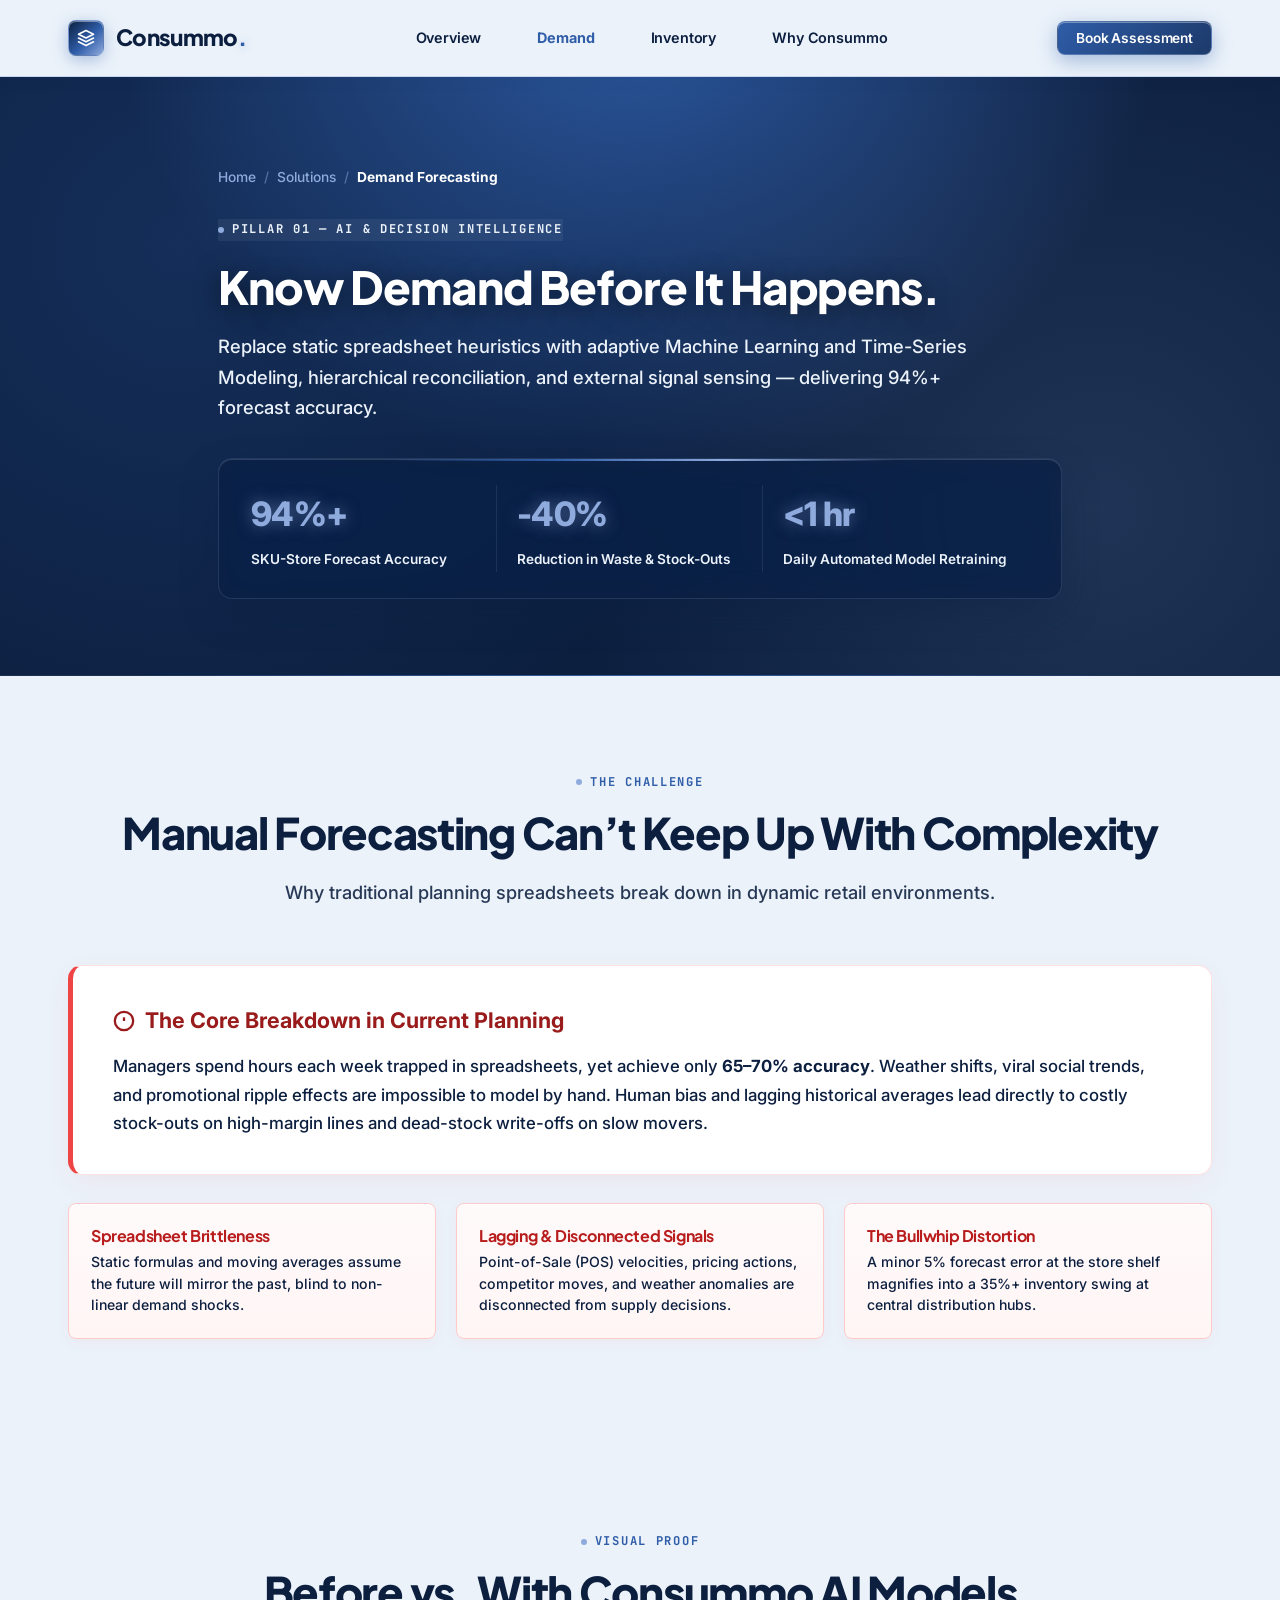
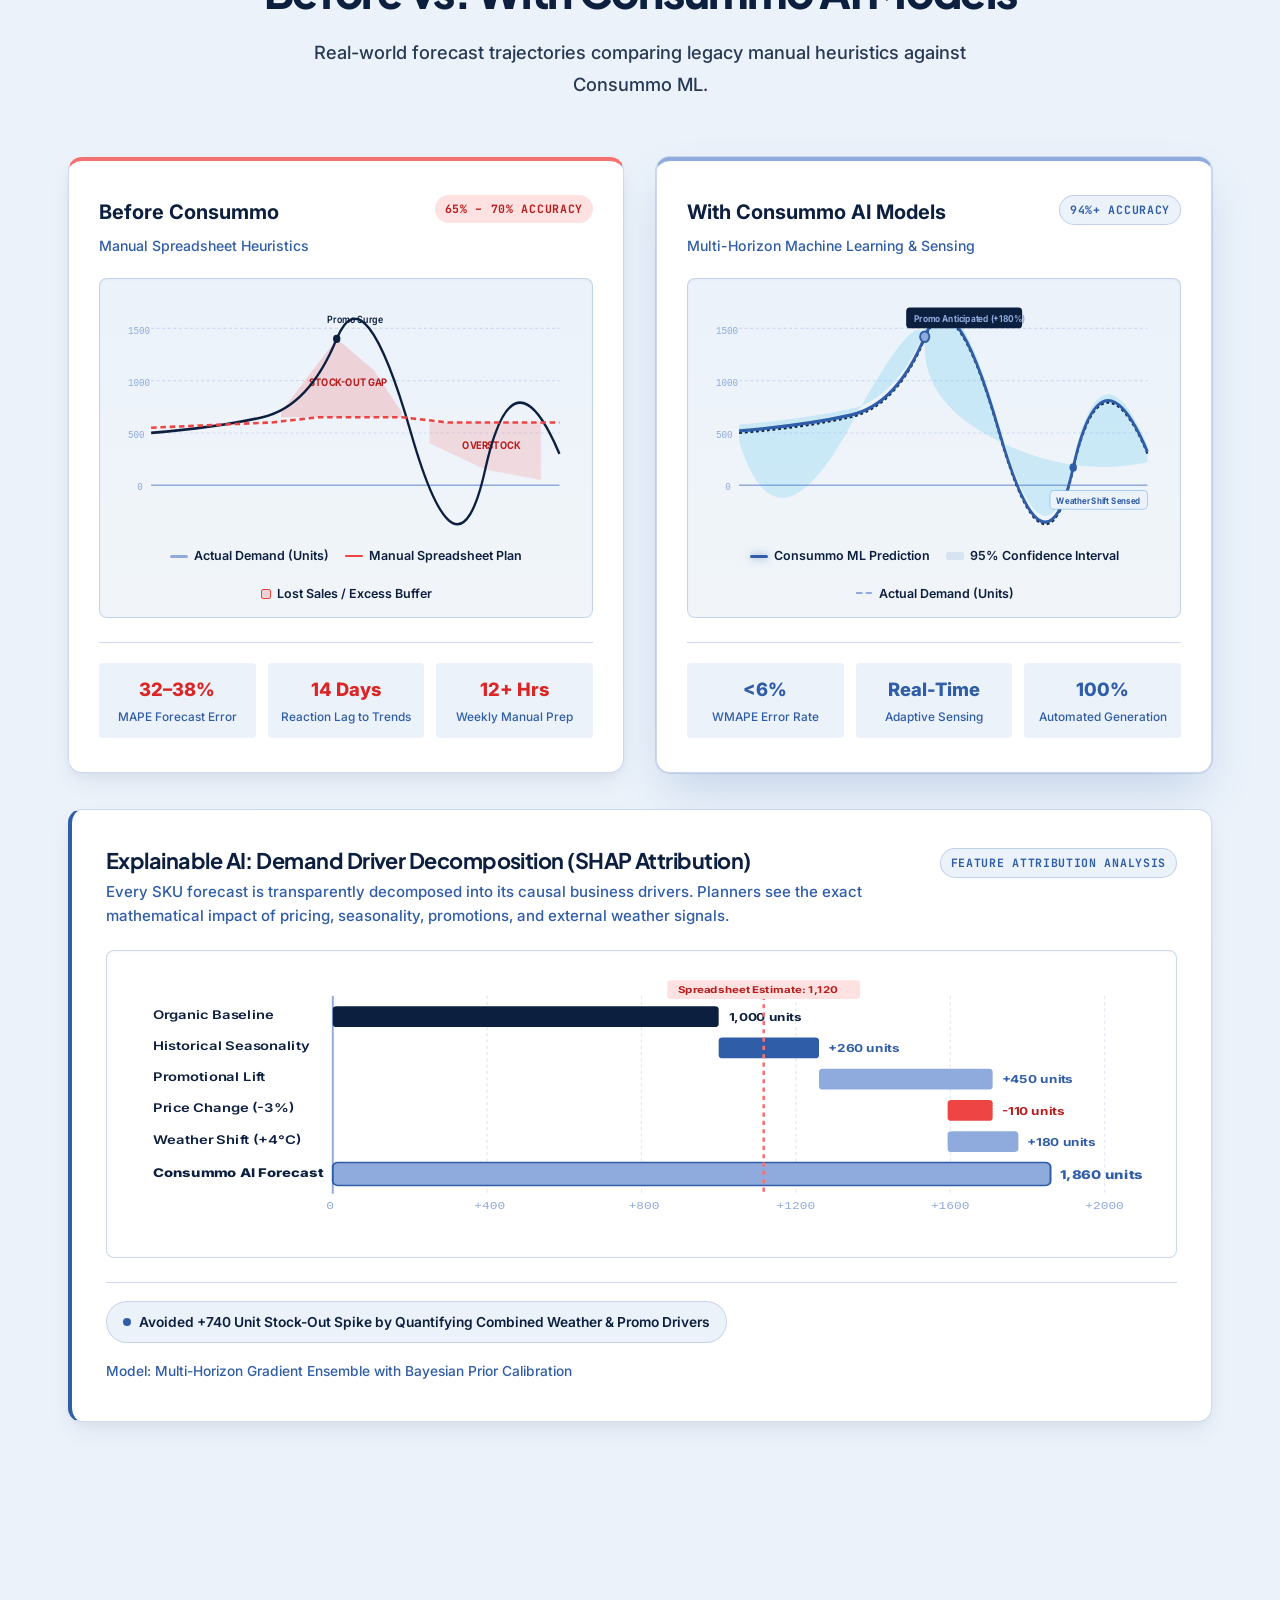
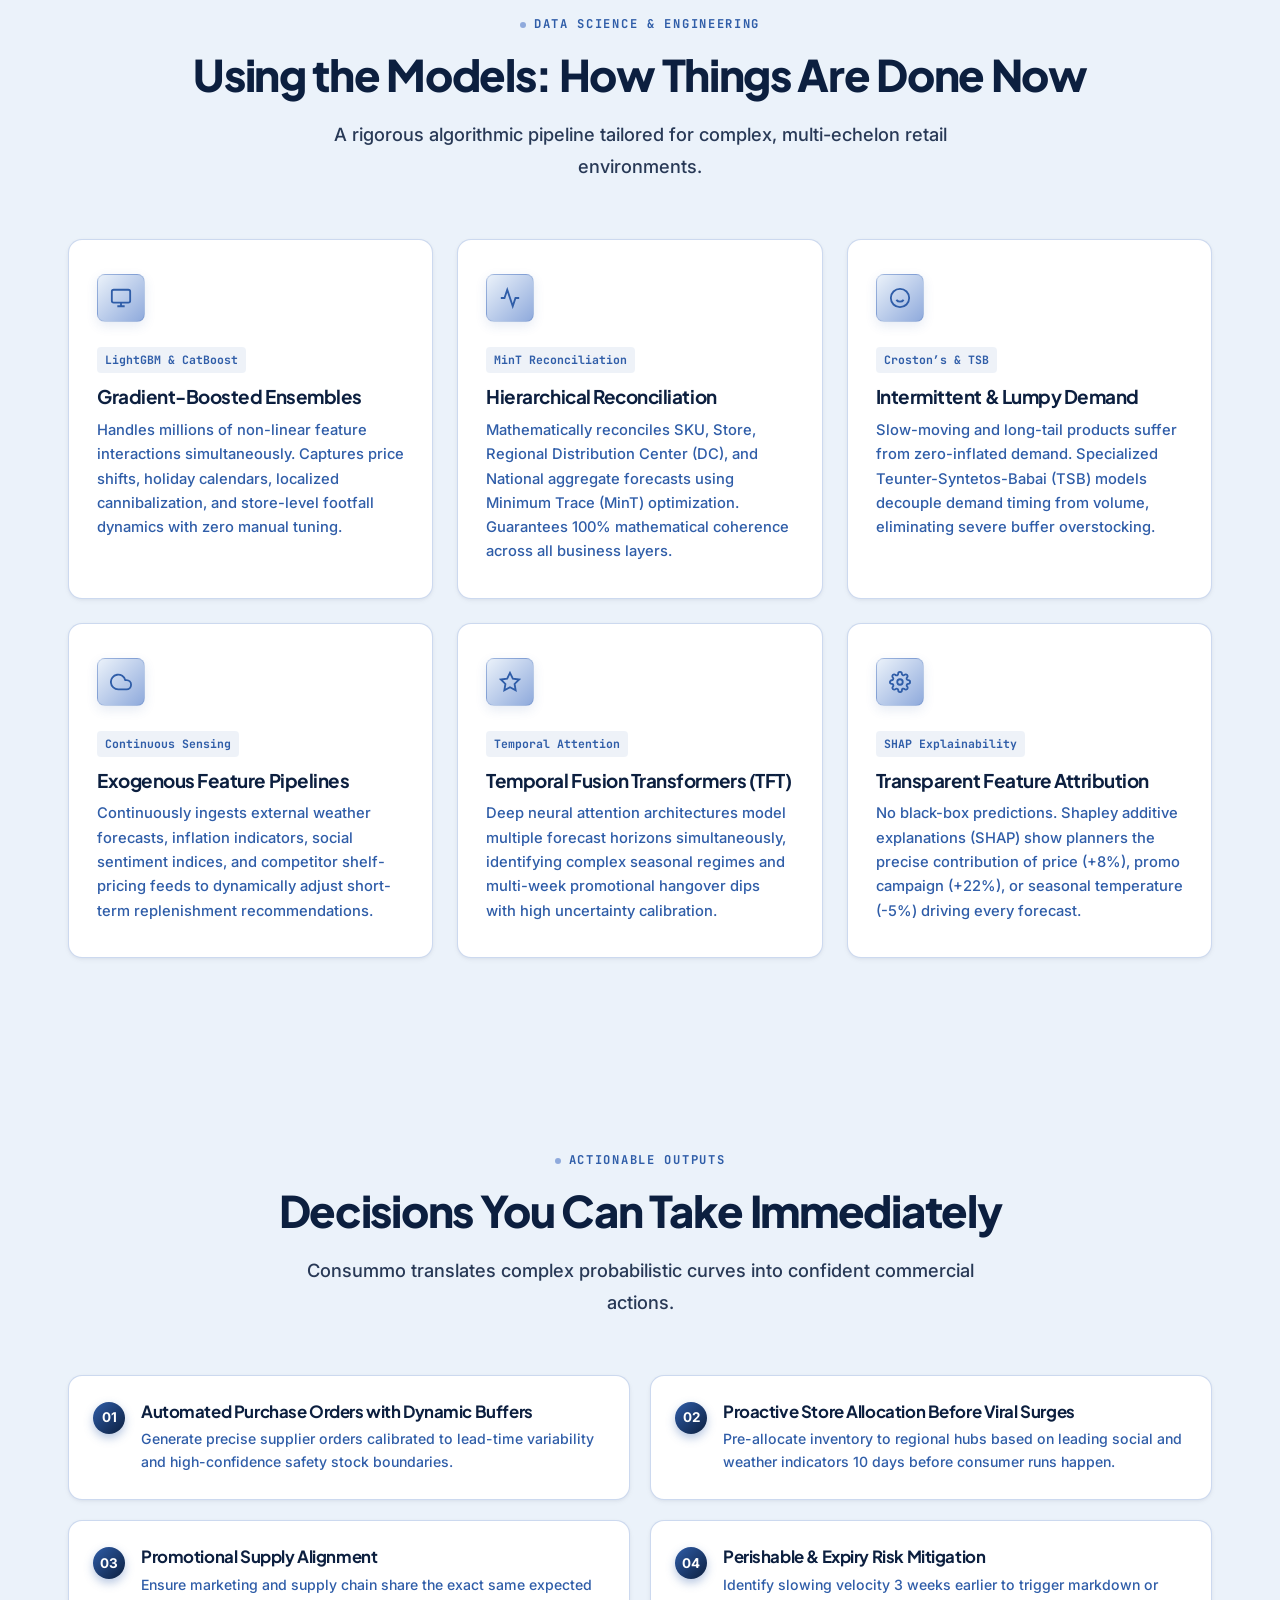
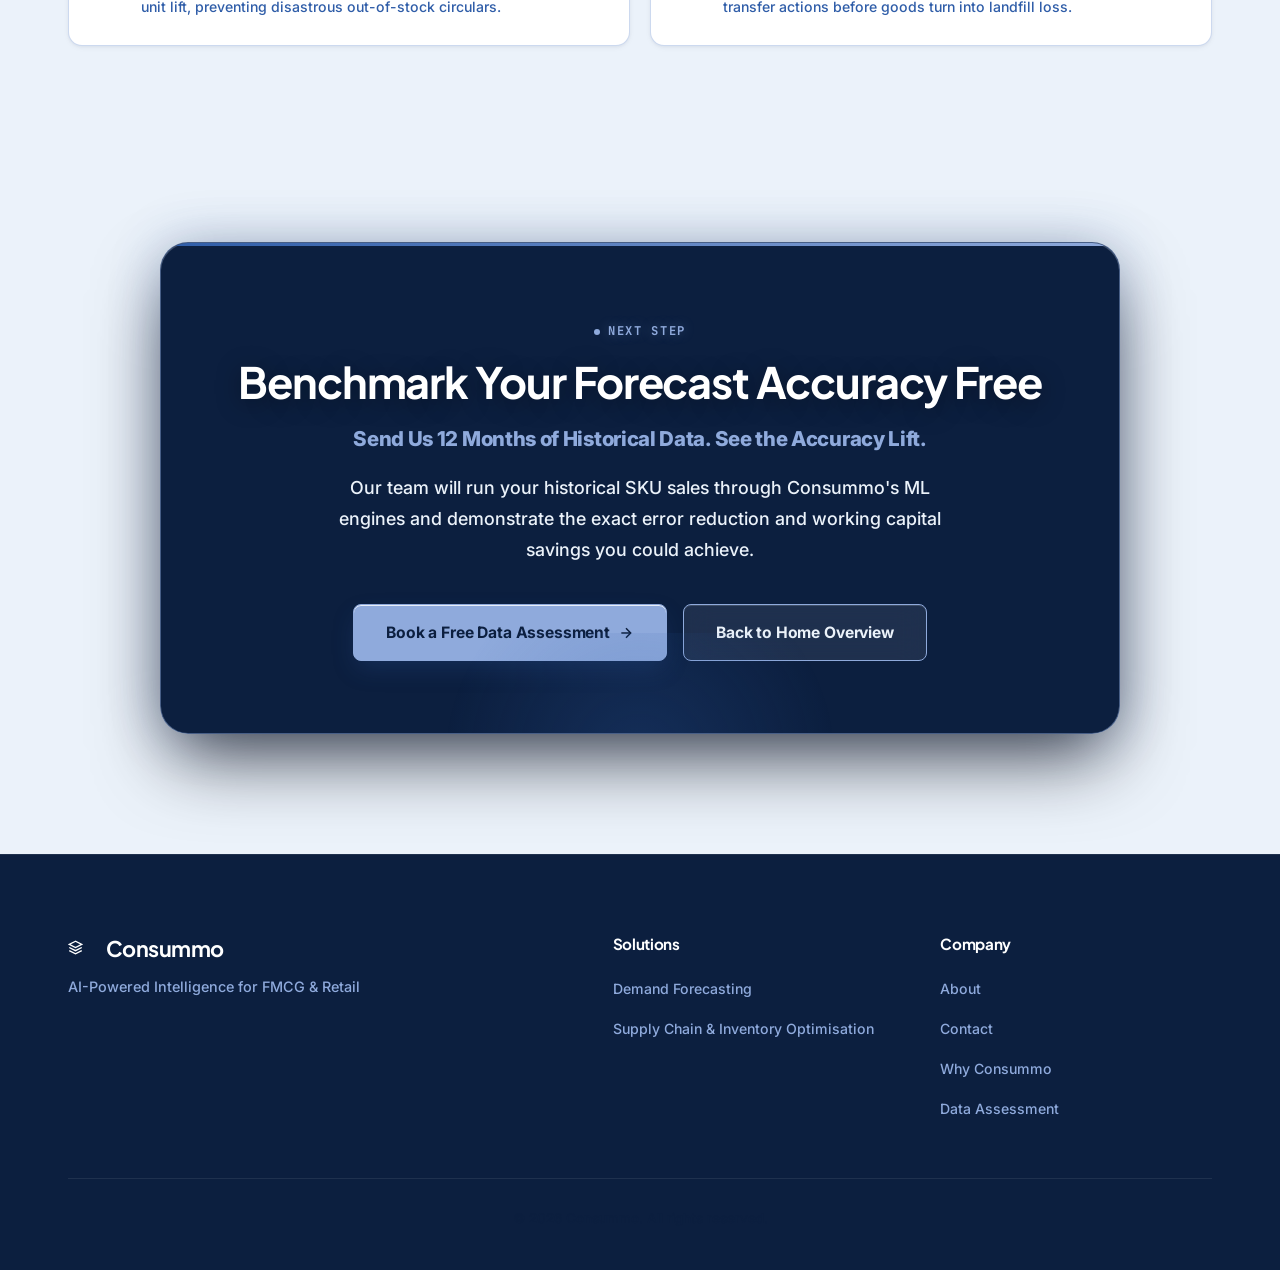
<file: demand-forecasting.html>
<!DOCTYPE html>
<html lang="en">

<head>
  <meta charset="UTF-8">
  <meta name="viewport" content="width=device-width, initial-scale=1.0">
  <title>Demand Forecasting | Consummo Decision Intelligence</title>
  <meta name="description"
    content="Discover how Consummo replaces manual spreadsheet forecasting with multi-horizon AI/ML models, hierarchical reconciliation, and external sensing to achieve 94%+ forecast accuracy.">

  <!-- Google Fonts -->
  <link rel="preconnect" href="https://fonts.googleapis.com">
  <link rel="preconnect" href="https://fonts.gstatic.com" crossorigin>
  <link
    href="https://fonts.googleapis.com/css2?family=Inter:wght@400;500;600;700&family=JetBrains+Mono:wght@400;500;600;700&family=Plus+Jakarta+Sans:wght@500;600;700;800&display=swap"
    rel="stylesheet">

  <!-- Stylesheet -->
  <link rel="stylesheet" href="styles.css">
</head>

<body>

  <!-- Top Scroll Reading Progress Bar -->
  <div class="scroll-progress-bar" id="scroll-progress-bar"></div>

  <!-- Site Header -->
  <header class="site-header" id="site-header">
    <div class="container nav-container">
      <a href="index.html" class="brand-logo">
        <div class="brand-mark">
          <svg width="18" height="18" viewBox="0 0 24 24" fill="none" stroke="currentColor" stroke-width="2.2"
            stroke-linecap="round" stroke-linejoin="round">
            <polygon points="12 2 2 7 12 12 22 7 12 2"></polygon>
            <polyline points="2 17 12 22 22 17"></polyline>
            <polyline points="2 12 12 17 22 12"></polyline>
          </svg>
        </div>
        <span>Consummo<span class="dot">.</span></span>
      </a>

      <nav class="nav-menu" id="nav-menu">
        <a href="index.html#solutions" class="nav-link">Overview</a>
        <a href="demand-forecasting.html" class="nav-link is-active" style="color: var(--sn-blue); font-weight:700;">Demand</a>
        <a href="inventory-optimisation.html" class="nav-link">Inventory</a>
        <a href="index.html#why-consummo" class="nav-link">Why Consummo</a>
      </nav>

      <div class="nav-actions">
        <button class="btn btn-primary btn-sm open-modal-btn">
          <span>Book Assessment</span>
        </button>
        <button class="mobile-toggle" id="mobile-toggle-btn" aria-label="Toggle Menu">
          <svg width="22" height="22" viewBox="0 0 24 24" fill="none" stroke="currentColor" stroke-width="2">
            <line x1="3" y1="12" x2="21" y2="12"></line>
            <line x1="3" y1="6" x2="21" y2="6"></line>
            <line x1="3" y1="18" x2="21" y2="18"></line>
          </svg>
        </button>
      </div>
    </div>
  </header>

  <!-- Hero Section -->
  <section class="solution-hero">
    <div class="container solution-hero-content">
      <div class="breadcrumb-nav">
        <a href="index.html">Home</a>
        <span class="breadcrumb-separator">/</span>
        <a href="index.html#solutions">Solutions</a>
        <span class="breadcrumb-separator">/</span>
        <span class="breadcrumb-current">Demand Forecasting</span>
      </div>

      <div class="section-label" style="background: rgba(255,255,255,0.06); border-color: rgba(255,255,255,0.15); color: #EBF2FA; margin-bottom: 20px;">
        <span class="section-label-dot"></span>
        <span>PILLAR 01 — AI &amp; DECISION INTELLIGENCE</span>
      </div>

      <h1 class="solution-hero-title">
        Know Demand Before It Happens.
      </h1>
      <p class="solution-hero-desc">
        Replace static spreadsheet heuristics with adaptive Machine Learning and Time-Series Modeling, hierarchical reconciliation, and external signal sensing — delivering 94%+ forecast accuracy.
      </p>

      <div class="solution-hero-stats">
        <div class="hero-stat-card">
          <div class="hero-stat-num">94%+</div>
          <div class="hero-stat-lbl">SKU-Store Forecast Accuracy</div>
        </div>
        <div class="hero-stat-card">
          <div class="hero-stat-num">-40%</div>
          <div class="hero-stat-lbl">Reduction in Waste &amp; Stock-Outs</div>
        </div>
        <div class="hero-stat-card">
          <div class="hero-stat-num">&lt;1 hr</div>
          <div class="hero-stat-lbl">Daily Automated Model Retraining</div>
        </div>
      </div>
    </div>
  </section>

  <!-- Section 1: The Challenge -->
  <section class="detail-section">
    <div class="container">
      <div class="center-header">
        <span class="section-label">
          <span class="section-label-dot"></span>
          <span>The Challenge</span>
        </span>
        <h2 class="section-title">Manual Forecasting Can’t Keep Up With Complexity</h2>
        <p class="section-subtitle">Why traditional planning spreadsheets break down in dynamic retail environments.</p>
      </div>

      <div class="challenge-callout-box">
        <div class="challenge-callout-title">
          <svg width="22" height="22" viewBox="0 0 24 24" fill="none" stroke="currentColor" stroke-width="2.5">
            <circle cx="12" cy="12" r="10"></circle>
            <line x1="12" y1="8" x2="12" y2="12"></line>
            <line x1="12" y1="16" x2="12.01" y2="16"></line>
          </svg>
          <span>The Core Breakdown in Current Planning</span>
        </div>
        <p class="challenge-callout-text">
          Managers spend hours each week trapped in spreadsheets, yet achieve only <strong>65–70% accuracy</strong>. Weather shifts, viral social trends, and promotional ripple effects are impossible to model by hand. Human bias and lagging historical averages lead directly to costly stock-outs on high-margin lines and dead-stock write-offs on slow movers.
        </p>
      </div>

      <div class="challenge-pain-grid">
        <div class="pain-item">
          <h4>Spreadsheet Brittleness</h4>
          <p>Static formulas and moving averages assume the future will mirror the past, blind to non-linear demand shocks.</p>
        </div>
        <div class="pain-item">
          <h4>Lagging &amp; Disconnected Signals</h4>
          <p>Point-of-Sale (POS) velocities, pricing actions, competitor moves, and weather anomalies are disconnected from supply decisions.</p>
        </div>
        <div class="pain-item">
          <h4>The Bullwhip Distortion</h4>
          <p>A minor 5% forecast error at the store shelf magnifies into a 35%+ inventory swing at central distribution hubs.</p>
        </div>
      </div>
    </div>
  </section>

  <!-- Section 2: Before vs. After Visual Graphs -->
  <section class="detail-section alt-bg">
    <div class="container">
      <div class="center-header">
        <span class="section-label">
          <span class="section-label-dot"></span>
          <span>Visual Proof</span>
        </span>
        <h2 class="section-title">Before vs. With Consummo AI Models</h2>
        <p class="section-subtitle">Real-world forecast trajectories comparing legacy manual heuristics against Consummo ML.</p>
      </div>

      <div class="viz-comparison-grid">
        <!-- Card 1: Before Consummo -->
        <div class="viz-card before-card">
          <div class="viz-card-header">
            <div>
              <div class="viz-card-title">Before Consummo</div>
              <div class="viz-card-subtitle">Manual Spreadsheet Heuristics</div>
            </div>
            <span class="viz-badge before">65% – 70% Accuracy</span>
          </div>

          <div class="svg-chart-wrapper">
            <svg class="chart-svg" viewBox="0 0 500 220" preserveAspectRatio="none">
              <!-- Grid lines -->
              <line x1="40" y1="30" x2="480" y2="30" stroke="rgba(143, 170, 220, 0.35)" stroke-width="1" stroke-dasharray="3,3" />
              <line x1="40" y1="80" x2="480" y2="80" stroke="rgba(143, 170, 220, 0.35)" stroke-width="1" stroke-dasharray="3,3" />
              <line x1="40" y1="130" x2="480" y2="130" stroke="rgba(143, 170, 220, 0.35)" stroke-width="1" stroke-dasharray="3,3" />
              <line x1="40" y1="180" x2="480" y2="180" stroke="#8FAADC" stroke-width="1.5" />

              <!-- Axes Labels -->
              <text x="15" y="35" font-size="10" fill="#8FAADC" font-family="monospace">1500</text>
              <text x="15" y="85" font-size="10" fill="#8FAADC" font-family="monospace">1000</text>
              <text x="15" y="135" font-size="10" fill="#8FAADC" font-family="monospace">500</text>
              <text x="25" y="185" font-size="10" fill="#8FAADC" font-family="monospace">0</text>

              <!-- Stock-out Error Area (Gap between Actual spike and Flat forecast) -->
              <polygon points="180,110 240,40 280,70 310,110 310,115 180,115" fill="rgba(239, 68, 68, 0.18)" />
              <text x="210" y="85" font-size="10" fill="#b91c1c" font-weight="bold">STOCK-OUT GAP</text>

              <!-- Overstock Error Area -->
              <polygon points="340,140 400,165 460,175 460,120 340,120" fill="rgba(239, 68, 68, 0.15)" />
              <text x="375" y="145" font-size="10" fill="#b91c1c" font-weight="bold">OVERSTOCK</text>

              <!-- Actual Customer Demand Line -->
              <path d="M 40,130 Q 110,125 160,115 T 240,40 T 320,130 T 400,165 T 480,150" fill="none" stroke="#0C1F3F" stroke-width="2.5" />

              <!-- Flat / Lagging Manual Spreadsheet Line -->
              <path d="M 40,125 L 170,120 L 220,115 L 310,115 L 360,120 L 480,120" fill="none" stroke="#ef4444" stroke-width="2.5" stroke-dasharray="6,4" />

              <!-- Annotations -->
              <circle cx="240" cy="40" r="4" fill="#0C1F3F" />
              <text x="230" y="25" font-size="9.5" fill="#0C1F3F" font-weight="600">Promo Surge</text>
            </svg>

            <div class="chart-legend">
              <div class="legend-item">
                <div class="legend-line actual"></div>
                <span>Actual Demand (Units)</span>
              </div>
              <div class="legend-item">
                <div class="legend-line legacy-error"></div>
                <span>Manual Spreadsheet Plan</span>
              </div>
              <div class="legend-item">
                <span style="display:inline-block; width:10px; height:10px; background:rgba(239, 68, 68, 0.2); border:1px solid #ef4444; border-radius:2px;"></span>
                <span>Lost Sales / Excess Buffer</span>
              </div>
            </div>
          </div>

          <div class="viz-metrics-row">
            <div class="viz-metric-box">
              <div class="viz-metric-val">32–38%</div>
              <div class="viz-metric-label">MAPE Forecast Error</div>
            </div>
            <div class="viz-metric-box">
              <div class="viz-metric-val">14 Days</div>
              <div class="viz-metric-label">Reaction Lag to Trends</div>
            </div>
            <div class="viz-metric-box">
              <div class="viz-metric-val">12+ Hrs</div>
              <div class="viz-metric-label">Weekly Manual Prep</div>
            </div>
          </div>
        </div>

        <!-- Card 2: With Consummo -->
        <div class="viz-card after-card">
          <div class="viz-card-header">
            <div>
              <div class="viz-card-title">With Consummo AI Models</div>
              <div class="viz-card-subtitle">Multi-Horizon Machine Learning &amp; Sensing</div>
            </div>
            <span class="viz-badge after">94%+ Accuracy</span>
          </div>

          <div class="svg-chart-wrapper">
            <svg class="chart-svg" viewBox="0 0 500 220" preserveAspectRatio="none">
              <!-- Grid lines -->
              <line x1="40" y1="30" x2="480" y2="30" stroke="rgba(143, 170, 220, 0.35)" stroke-width="1" stroke-dasharray="3,3" />
              <line x1="40" y1="80" x2="480" y2="80" stroke="rgba(143, 170, 220, 0.35)" stroke-width="1" stroke-dasharray="3,3" />
              <line x1="40" y1="130" x2="480" y2="130" stroke="rgba(143, 170, 220, 0.35)" stroke-width="1" stroke-dasharray="3,3" />
              <line x1="40" y1="180" x2="480" y2="180" stroke="#8FAADC" stroke-width="1.5" />

              <!-- Axes Labels -->
              <text x="15" y="35" font-size="10" fill="#8FAADC" font-family="monospace">1500</text>
              <text x="15" y="85" font-size="10" fill="#8FAADC" font-family="monospace">1000</text>
              <text x="15" y="135" font-size="10" fill="#8FAADC" font-family="monospace">500</text>
              <text x="25" y="185" font-size="10" fill="#8FAADC" font-family="monospace">0</text>

              <!-- 95% Confidence Interval Shaded Band -->
              <path d="M 40,122 Q 110,117 160,107 T 240,32 T 320,122 T 400,157 T 480,142 L 480,158 Q 400,173 320,138 T 240,48 T 160,123 T 40,138 Z" fill="rgba(41, 181, 232, 0.18)" />

              <!-- Actual Customer Demand Line -->
              <path d="M 40,130 Q 110,125 160,115 T 240,40 T 320,130 T 400,165 T 480,150" fill="none" stroke="#0C1F3F" stroke-width="2" stroke-dasharray="3,3" />

              <!-- Consummo AI Forecast Line (Hugging curve with high fidelity) -->
              <path d="M 40,128 Q 110,123 160,113 T 240,38 T 320,128 T 400,163 T 480,148" fill="none" stroke="#2F5DA8" stroke-width="3" />

              <!-- Callout Badges on Curve -->
              <circle cx="240" cy="38" r="5" fill="#8FAADC" stroke="#2F5DA8" stroke-width="2" />
              <rect x="220" y="10" width="125" height="20" rx="4" fill="#0C1F3F" />
              <text x="228" y="24" font-size="9" fill="#8FAADC" font-weight="700">Promo Anticipated (+180%)</text>

              <circle cx="400" cy="163" r="4" fill="#2F5DA8" />
              <rect x="375" y="185" width="105" height="18" rx="4" fill="#EBF2FA" stroke="rgba(0,118,214,0.3)" />
              <text x="382" y="198" font-size="8.5" fill="#2F5DA8" font-weight="700">Weather Shift Sensed</text>
            </svg>

            <div class="chart-legend">
              <div class="legend-item">
                <div class="legend-line consummo-ai"></div>
                <span>Consummo ML Prediction</span>
              </div>
              <div class="legend-item">
                <div class="legend-line ci-band"></div>
                <span>95% Confidence Interval</span>
              </div>
              <div class="legend-item">
                <div class="legend-line actual" style="border-top:2px dashed #8FAADC; background:none;"></div>
                <span>Actual Demand (Units)</span>
              </div>
            </div>
          </div>

          <div class="viz-metrics-row">
            <div class="viz-metric-box">
              <div class="viz-metric-val">&lt;6%</div>
              <div class="viz-metric-label">WMAPE Error Rate</div>
            </div>
            <div class="viz-metric-box">
              <div class="viz-metric-val">Real-Time</div>
              <div class="viz-metric-label">Adaptive Sensing</div>
            </div>
            <div class="viz-metric-box">
              <div class="viz-metric-val">100%</div>
              <div class="viz-metric-label">Automated Generation</div>
            </div>
          </div>
        </div>
      </div>

      <!-- Additional Visualization: Signal Decomposition & SHAP Feature Attribution -->
      <div class="viz-deepdive-showcase">
        <div class="viz-deepdive-header">
          <div>
            <h3>Explainable AI: Demand Driver Decomposition (SHAP Attribution)</h3>
            <p>Every SKU forecast is transparently decomposed into its causal business drivers. Planners see the exact mathematical impact of pricing, seasonality, promotions, and external weather signals.</p>
          </div>
          <span class="viz-badge after">Feature Attribution Analysis</span>
        </div>

        <div class="svg-chart-wrapper" style="background:#ffffff; border:1px solid var(--border-light); padding:24px 20px;">
          <svg class="chart-svg" viewBox="0 0 800 240" preserveAspectRatio="none" style="height:250px;">
            <!-- Grid Lines -->
            <line x1="160" y1="20" x2="160" y2="210" stroke="#8FAADC" stroke-width="1.5" />
            <line x1="280" y1="20" x2="280" y2="210" stroke="rgba(143, 170, 220, 0.25)" stroke-width="1" stroke-dasharray="3,3" />
            <line x1="400" y1="20" x2="400" y2="210" stroke="rgba(143, 170, 220, 0.25)" stroke-width="1" stroke-dasharray="3,3" />
            <line x1="520" y1="20" x2="520" y2="210" stroke="rgba(143, 170, 220, 0.25)" stroke-width="1" stroke-dasharray="3,3" />
            <line x1="640" y1="20" x2="640" y2="210" stroke="rgba(143, 170, 220, 0.25)" stroke-width="1" stroke-dasharray="3,3" />
            <line x1="760" y1="20" x2="760" y2="210" stroke="rgba(143, 170, 220, 0.25)" stroke-width="1" stroke-dasharray="3,3" />

            <!-- Labels X -->
            <text x="155" y="225" font-size="10" fill="#8FAADC" font-family="monospace">0</text>
            <text x="270" y="225" font-size="10" fill="#8FAADC" font-family="monospace">+400</text>
            <text x="390" y="225" font-size="10" fill="#8FAADC" font-family="monospace">+800</text>
            <text x="505" y="225" font-size="10" fill="#8FAADC" font-family="monospace">+1200</text>
            <text x="625" y="225" font-size="10" fill="#8FAADC" font-family="monospace">+1600</text>
            <text x="745" y="225" font-size="10" fill="#8FAADC" font-family="monospace">+2000</text>

            <!-- Bar 1: Base Demand -->
            <text x="20" y="42" font-size="11.5" fill="#0C1F3F" font-weight="600">Organic Baseline</text>
            <rect x="160" y="30" width="300" height="20" rx="3" fill="#0C1F3F" />
            <text x="468" y="44" font-size="10.5" fill="#0C1F3F" font-weight="700">1,000 units</text>

            <!-- Bar 2: Seasonality -->
            <text x="20" y="72" font-size="11.5" fill="#0C1F3F" font-weight="600">Historical Seasonality</text>
            <rect x="460" y="60" width="78" height="20" rx="3" fill="#2F5DA8" />
            <text x="545" y="74" font-size="10.5" fill="#2F5DA8" font-weight="700">+260 units</text>

            <!-- Bar 3: Promo Lift -->
            <text x="20" y="102" font-size="11.5" fill="#0C1F3F" font-weight="600">Promotional Lift</text>
            <rect x="538" y="90" width="135" height="20" rx="3" fill="#8FAADC" />
            <text x="680" y="104" font-size="10.5" fill="#2F5DA8" font-weight="700">+450 units</text>

            <!-- Bar 4: Price Elasticity Adjustment -->
            <text x="20" y="132" font-size="11.5" fill="#0C1F3F" font-weight="600">Price Change (-3%)</text>
            <rect x="638" y="120" width="35" height="20" rx="3" fill="#ef4444" />
            <text x="680" y="134" font-size="10.5" fill="#b91c1c" font-weight="700">-110 units</text>

            <!-- Bar 5: Weather Signal -->
            <text x="20" y="162" font-size="11.5" fill="#0C1F3F" font-weight="600">Weather Shift (+4°C)</text>
            <rect x="638" y="150" width="55" height="20" rx="3" fill="#8FAADC" />
            <text x="700" y="164" font-size="10.5" fill="#2F5DA8" font-weight="700">+180 units</text>

            <!-- Bar 6: Final Consummo Forecast -->
            <text x="20" y="194" font-size="11.5" fill="#0C1F3F" font-weight="800">Consummo AI Forecast</text>
            <rect x="160" y="180" width="558" height="22" rx="4" fill="url(#grad-consummo)" stroke="#2F5DA8" stroke-width="1.5" />
            <text x="725" y="196" font-size="11.5" fill="#2F5DA8" font-weight="800">1,860 units</text>

            <!-- Benchmark Line: Legacy Spreadsheet guess -->
            <line x1="495" y1="20" x2="495" y2="210" stroke="#f87171" stroke-width="2" stroke-dasharray="4,4" />
            <rect x="420" y="5" width="150" height="18" rx="3" fill="#fee2e2" />
            <text x="428" y="17" font-size="9" fill="#b91c1c" font-weight="bold">Spreadsheet Estimate: 1,120</text>

            <defs>
              <linearGradient id="grad-consummo" x1="0%" y1="0%" x2="100%" y2="0%">
                <stop offset="0%" stop-color="#8FAADC" />
                <stop offset="100%" stop-color="#8FAADC" />
              </linearGradient>
            </defs>
          </svg>
        </div>

        <div class="viz-deepdive-footer">
          <div class="viz-insight-pill">
            <span class="viz-insight-dot"></span>
            <span>Avoided +740 Unit Stock-Out Spike by Quantifying Combined Weather &amp; Promo Drivers</span>
          </div>
          <span style="font-size:0.86rem; color:var(--text-muted); font-weight:500;">Model: Multi-Horizon Gradient Ensemble with Bayesian Prior Calibration</span>
        </div>
      </div>
    </div>
  </section>

  <!-- Section 3: Using the Models (Technical Architecture & Data Science) -->
  <section class="detail-section">
    <div class="container">
      <div class="center-header">
        <span class="section-label">
          <span class="section-label-dot"></span>
          <span>Data Science &amp; Engineering</span>
        </span>
        <h2 class="section-title">Using the Models: How Things Are Done Now</h2>
        <p class="section-subtitle">A rigorous algorithmic pipeline tailored for complex, multi-echelon retail environments.</p>
      </div>

      <div class="tech-deepdive-grid">
        <!-- Tech 1 -->
        <div class="tech-deepdive-card">
          <div class="tech-card-icon">
            <svg width="22" height="22" viewBox="0 0 24 24" fill="none" stroke="currentColor" stroke-width="2">
              <rect x="2" y="3" width="20" height="14" rx="2" ry="2"></rect>
              <line x1="8" y1="21" x2="16" y2="21"></line>
              <line x1="12" y1="17" x2="12" y2="21"></line>
            </svg>
          </div>
          <span class="tech-algo-tag">LightGBM &amp; CatBoost</span>
          <h3>Gradient-Boosted Ensembles</h3>
          <p>
            Handles millions of non-linear feature interactions simultaneously. Captures price shifts, holiday calendars, localized cannibalization, and store-level footfall dynamics with zero manual tuning.
          </p>
        </div>

        <!-- Tech 2 -->
        <div class="tech-deepdive-card">
          <div class="tech-card-icon">
            <svg width="22" height="22" viewBox="0 0 24 24" fill="none" stroke="currentColor" stroke-width="2">
              <polyline points="22 12 18 12 15 21 9 3 6 12 2 12"></polyline>
            </svg>
          </div>
          <span class="tech-algo-tag">MinT Reconciliation</span>
          <h3>Hierarchical Reconciliation</h3>
          <p>
            Mathematically reconciles SKU, Store, Regional Distribution Center (DC), and National aggregate forecasts using Minimum Trace (MinT) optimization. Guarantees 100% mathematical coherence across all business layers.
          </p>
        </div>

        <!-- Tech 3 -->
        <div class="tech-deepdive-card">
          <div class="tech-card-icon">
            <svg width="22" height="22" viewBox="0 0 24 24" fill="none" stroke="currentColor" stroke-width="2">
              <circle cx="12" cy="12" r="10"></circle>
              <path d="M8 14s1.5 2 4 2 4-2 4-2"></path>
              <line x1="9" y1="9" x2="9.01" y2="9"></line>
              <line x1="15" y1="9" x2="15.01" y2="9"></line>
            </svg>
          </div>
          <span class="tech-algo-tag">Croston’s &amp; TSB</span>
          <h3>Intermittent &amp; Lumpy Demand</h3>
          <p>
            Slow-moving and long-tail products suffer from zero-inflated demand. Specialized Teunter-Syntetos-Babai (TSB) models decouple demand timing from volume, eliminating severe buffer overstocking.
          </p>
        </div>

        <!-- Tech 4 -->
        <div class="tech-deepdive-card">
          <div class="tech-card-icon">
            <svg width="22" height="22" viewBox="0 0 24 24" fill="none" stroke="currentColor" stroke-width="2">
              <path d="M18 10h-1.26A8 8 0 1 0 9 20h9a5 5 0 0 0 0-10z"></path>
            </svg>
          </div>
          <span class="tech-algo-tag">Continuous Sensing</span>
          <h3>Exogenous Feature Pipelines</h3>
          <p>
            Continuously ingests external weather forecasts, inflation indicators, social sentiment indices, and competitor shelf-pricing feeds to dynamically adjust short-term replenishment recommendations.
          </p>
        </div>

        <!-- Tech 5 -->
        <div class="tech-deepdive-card">
          <div class="tech-card-icon">
            <svg width="22" height="22" viewBox="0 0 24 24" fill="none" stroke="currentColor" stroke-width="2">
              <polygon points="12 2 15.09 8.26 22 9.27 17 14.14 18.18 21.02 12 17.77 5.82 21.02 7 14.14 2 9.27 8.91 8.26 12 2"></polygon>
            </svg>
          </div>
          <span class="tech-algo-tag">Temporal Attention</span>
          <h3>Temporal Fusion Transformers (TFT)</h3>
          <p>
            Deep neural attention architectures model multiple forecast horizons simultaneously, identifying complex seasonal regimes and multi-week promotional hangover dips with high uncertainty calibration.
          </p>
        </div>

        <!-- Tech 6 -->
        <div class="tech-deepdive-card">
          <div class="tech-card-icon">
            <svg width="22" height="22" viewBox="0 0 24 24" fill="none" stroke="currentColor" stroke-width="2">
              <circle cx="12" cy="12" r="3"></circle>
              <path d="M19.4 15a1.65 1.65 0 0 0 .33 1.82l.06.06a2 2 0 0 1 0 2.83 2 2 0 0 1-2.83 0l-.06-.06a1.65 1.65 0 0 0-1.82-.33 1.65 1.65 0 0 0-1 1.51V21a2 2 0 0 1-2 2 2 2 0 0 1-2-2v-.09A1.65 1.65 0 0 0 9 19.4a1.65 1.65 0 0 0-1.82.33l-.06.06a2 2 0 0 1-2.83 0 2 2 0 0 1 0-2.83l.06-.06a1.65 1.65 0 0 0 .33-1.82 1.65 1.65 0 0 0-1.51-1H3a2 2 0 0 1-2-2 2 2 0 0 1 2-2h.09A1.65 1.65 0 0 0 4.6 9a1.65 1.65 0 0 0-.33-1.82l-.06-.06a2 2 0 0 1 0-2.83 2 2 0 0 1 2.83 0l.06.06a1.65 1.65 0 0 0 1.82.33H9a1.65 1.65 0 0 0 1-1.51V3a2 2 0 0 1 2-2 2 2 0 0 1 2 2v.09a1.65 1.65 0 0 0 1 1.51 1.65 1.65 0 0 0 1.82-.33l.06-.06a2 2 0 0 1 2.83 0 2 2 0 0 1 0 2.83l-.06.06a1.65 1.65 0 0 0-.33 1.82V9a1.65 1.65 0 0 0 1.51 1H21a2 2 0 0 1 2 2 2 2 0 0 1-2 2h-.09a1.65 1.65 0 0 0-1.51 1z"></path>
            </svg>
          </div>
          <span class="tech-algo-tag">SHAP Explainability</span>
          <h3>Transparent Feature Attribution</h3>
          <p>
            No black-box predictions. Shapley additive explanations (SHAP) show planners the precise contribution of price (+8%), promo campaign (+22%), or seasonal temperature (-5%) driving every forecast.
          </p>
        </div>
      </div>
    </div>
  </section>

  <!-- Section 4: Decisions You Can Take -->
  <section class="detail-section alt-bg">
    <div class="container">
      <div class="center-header">
        <span class="section-label">
          <span class="section-label-dot"></span>
          <span>Actionable Outputs</span>
        </span>
        <h2 class="section-title">Decisions You Can Take Immediately</h2>
        <p class="section-subtitle">Consummo translates complex probabilistic curves into confident commercial actions.</p>
      </div>

      <div class="decisions-flow-list">
        <div class="decision-flow-item">
          <div class="decision-flow-bullet">01</div>
          <div class="decision-flow-content">
            <h4>Automated Purchase Orders with Dynamic Buffers</h4>
            <p>Generate precise supplier orders calibrated to lead-time variability and high-confidence safety stock boundaries.</p>
          </div>
        </div>

        <div class="decision-flow-item">
          <div class="decision-flow-bullet">02</div>
          <div class="decision-flow-content">
            <h4>Proactive Store Allocation Before Viral Surges</h4>
            <p>Pre-allocate inventory to regional hubs based on leading social and weather indicators 10 days before consumer runs happen.</p>
          </div>
        </div>

        <div class="decision-flow-item">
          <div class="decision-flow-bullet">03</div>
          <div class="decision-flow-content">
            <h4>Promotional Supply Alignment</h4>
            <p>Ensure marketing and supply chain share the exact same expected unit lift, preventing disastrous out-of-stock circulars.</p>
          </div>
        </div>

        <div class="decision-flow-item">
          <div class="decision-flow-bullet">04</div>
          <div class="decision-flow-content">
            <h4>Perishable &amp; Expiry Risk Mitigation</h4>
            <p>Identify slowing velocity 3 weeks earlier to trigger markdown or transfer actions before goods turn into landfill loss.</p>
          </div>
        </div>
      </div>
    </div>
  </section>


  <!-- Final CTA -->
  <section class="final-cta-section" id="contact">
    <div class="container">
      <div class="cta-box">
        <span class="section-label">
          <span class="section-label-dot"></span>
          <span>Next Step</span>
        </span>
        <h2>Benchmark Your Forecast Accuracy Free</h2>
        <div class="solution-headline" style="margin-bottom: 18px;">Send Us 12 Months of Historical Data. See the Accuracy Lift.</div>
        <p>
          Our team will run your historical SKU sales through Consummo's ML engines and demonstrate the exact error reduction and working capital savings you could achieve.
        </p>
        <div class="cta-box-buttons">
          <button class="btn btn-cyan btn-lg open-modal-btn">
            <span>Book a Free Data Assessment</span>
            <svg width="16" height="16" viewBox="0 0 24 24" fill="none" stroke="currentColor" stroke-width="2.2">
              <line x1="5" y1="12" x2="19" y2="12"></line>
              <polyline points="12 5 19 12 12 19"></polyline>
            </svg>
          </button>
          <a href="index.html" class="btn btn-ghost-dark btn-lg">
            <span>Back to Home Overview</span>
          </a>
        </div>
      </div>
    </div>
  </section>

  <!-- Footer -->
  <footer class="site-footer">
    <div class="container">
      <div class="footer-grid">
        <div class="footer-brand">
          <div style="display:flex; align-items:center; gap:10px; margin-bottom:12px;">
            <div class="brand-mark" style="width:28px; height:28px;">
              <svg width="15" height="15" viewBox="0 0 24 24" fill="none" stroke="currentColor" stroke-width="2.2">
                <polygon points="12 2 2 7 12 12 22 7 12 2"></polygon>
                <polyline points="2 17 12 22 22 17"></polyline>
                <polyline points="2 12 12 17 22 12"></polyline>
              </svg>
            </div>
            <h3 style="margin:0; font-size:1.35rem; color:#ffffff;">Consummo</h3>
          </div>
          <p>AI-Powered Intelligence for FMCG &amp; Retail</p>
        </div>

        <div class="footer-col">
          <h4>Solutions</h4>
          <ul>
            <li><a href="demand-forecasting.html">Demand Forecasting</a></li>
            <li><a href="inventory-optimisation.html">Supply Chain &amp; Inventory Optimisation</a></li>
          </ul>
        </div>

        <div class="footer-col">
          <h4>Company</h4>
          <ul>
            <li><a href="index.html#about">About</a></li>
            <li><a href="#contact" class="open-modal-btn">Contact</a></li>
            <li><a href="index.html#why-consummo">Why Consummo</a></li>
            <li><a href="#contact" class="open-modal-btn">Data Assessment</a></li>
          </ul>
        </div>
      </div>

      <div class="footer-bottom">
        <div>© 2026 Consummo. All rights reserved.</div>
      </div>
    </div>
  </footer>

  <!-- Assessment Modal -->
  <div class="modal-backdrop" id="assessment-modal">
    <div class="modal-container">
      <div class="modal-header">
        <div>
          <div class="modal-title">Book a Free Data Assessment</div>
          <div class="modal-subtitle">Benchmark your forecasting with Consummo AI</div>
        </div>
        <button class="modal-close" id="modal-close-btn" aria-label="Close modal">×</button>
      </div>

      <div class="modal-body">
        <form id="assessment-form">
          <div class="form-group">
            <label class="form-label" for="modal-name">Full Name</label>
            <input type="text" class="form-input" id="modal-name" placeholder="Sarah Jenkins" required>
          </div>

          <div class="form-group">
            <label class="form-label" for="modal-email">Corporate Email</label>
            <input type="email" class="form-input" id="modal-email" placeholder="sarah@retailer.com" required>
          </div>

          <div class="form-group">
            <label class="form-label" for="modal-company">Company Name</label>
            <input type="text" class="form-input" id="modal-company" placeholder="Global Retail Brands Ltd" required>
          </div>

          <div class="form-group">
            <label class="form-label" for="modal-focus">Primary Assessment Focus</label>
            <select class="custom-select" id="modal-focus">
              <option value="demand" selected>Demand Planning &amp; Forecasting</option>
              <option value="inventory">Inventory &amp; Replenishment Optimisation</option>
              <option value="supply">Supply Chain &amp; Lead-Time Resilience</option>
            </select>
          </div>
        </form>
      </div>

      <div class="modal-footer">
        <button type="button" class="btn btn-secondary btn-sm" id="modal-cancel-btn">Cancel</button>
        <button type="button" class="btn btn-primary btn-sm" id="modal-submit-btn">Submit Request</button>
      </div>
    </div>
  </div>

  <div class="toast-container" id="toast-container"></div>

  <!-- Floating Back to Top Button -->
  <button class="back-to-top-btn" id="back-to-top-btn" aria-label="Back to top">
    <svg width="18" height="18" viewBox="0 0 24 24" fill="none" stroke="currentColor" stroke-width="2.5" stroke-linecap="round" stroke-linejoin="round">
      <line x1="12" y1="19" x2="12" y2="5"></line>
      <polyline points="5 12 12 5 19 12"></polyline>
    </svg>
  </button>

  <script src="app.js"></script>
</body>

</html>
</file>
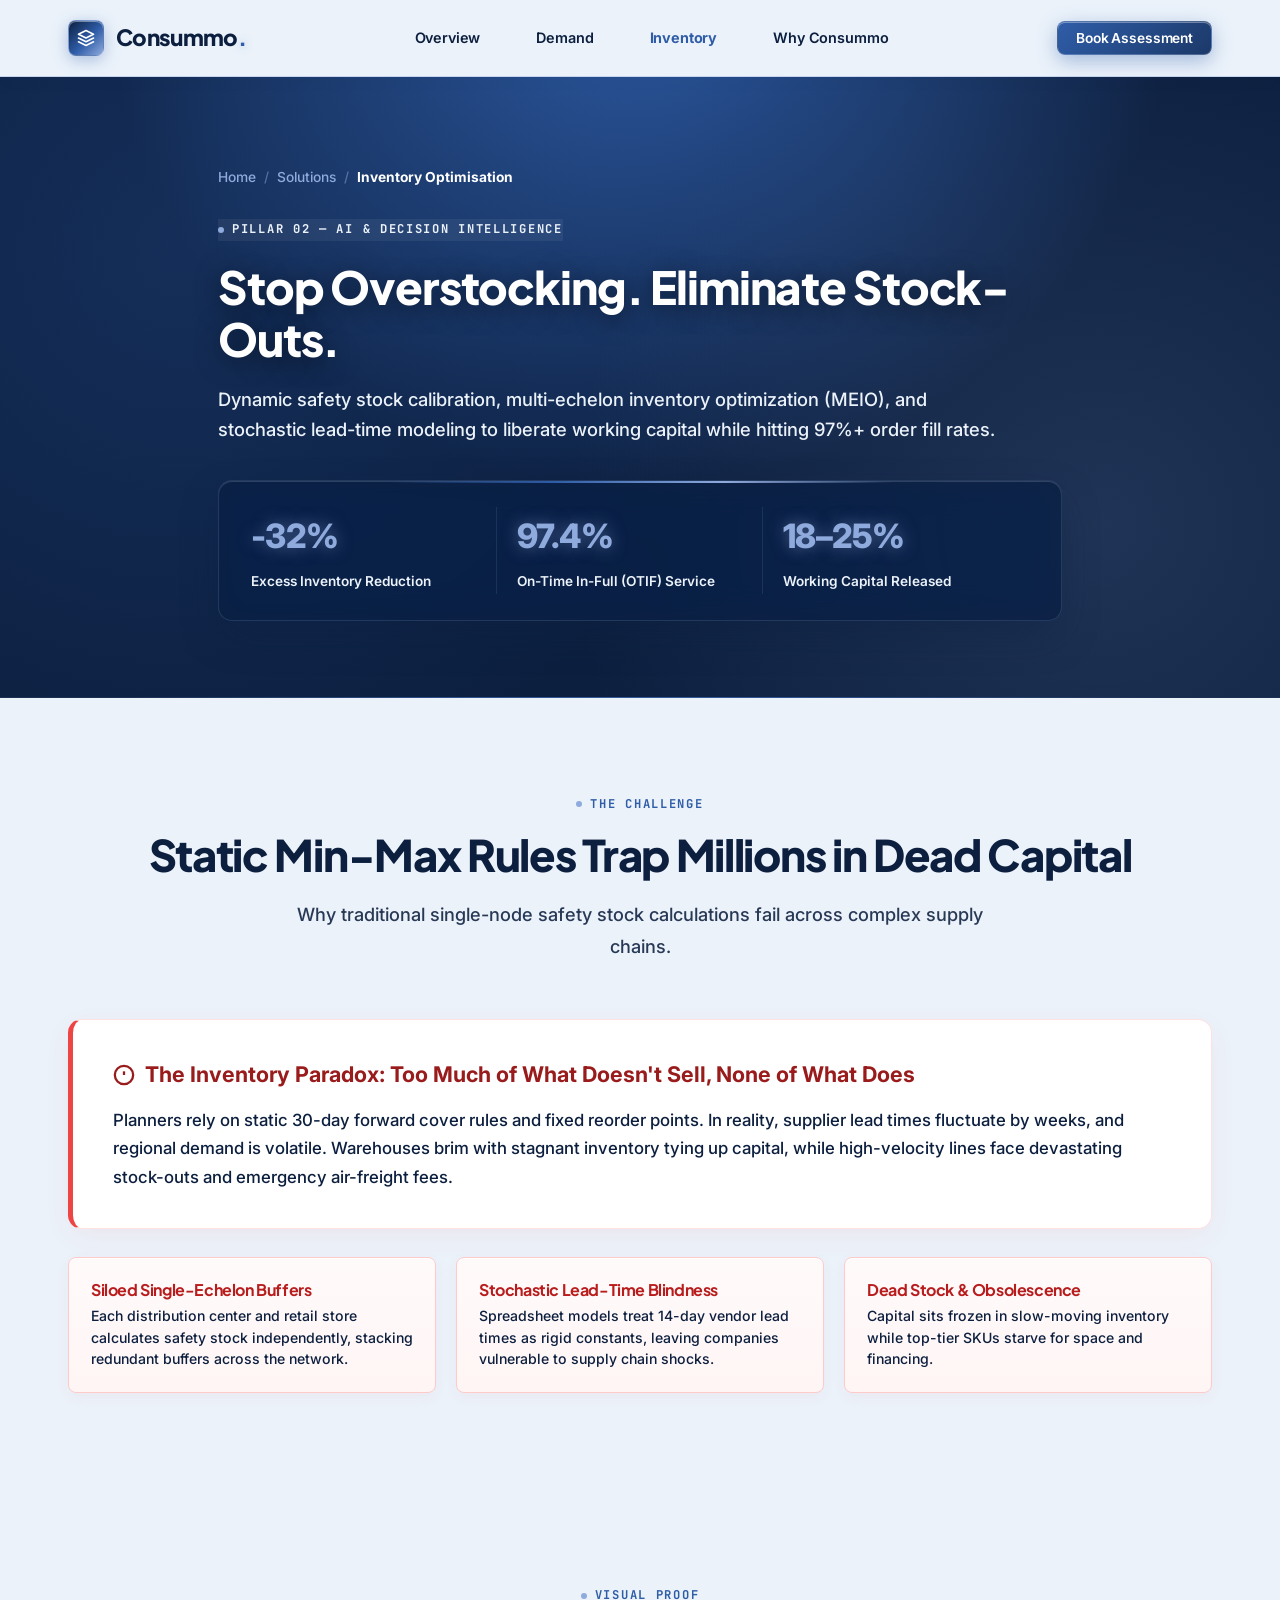
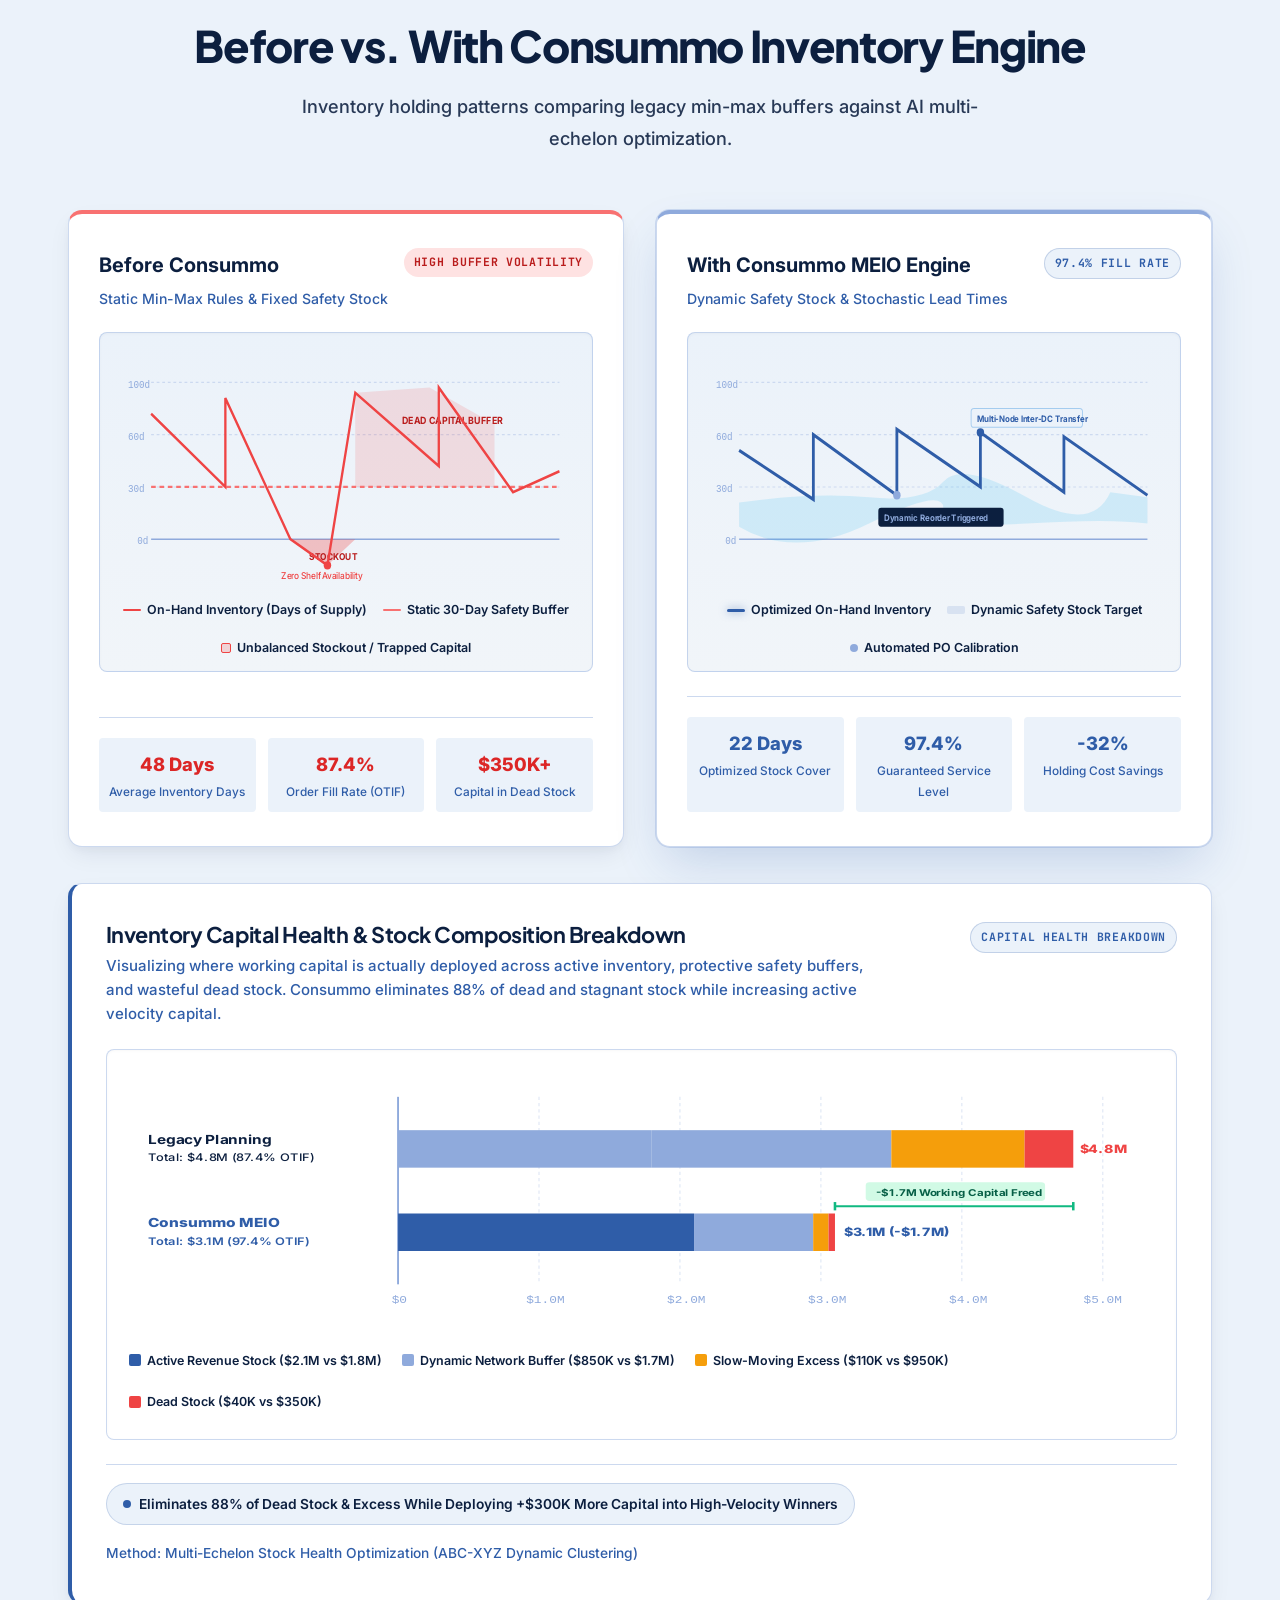
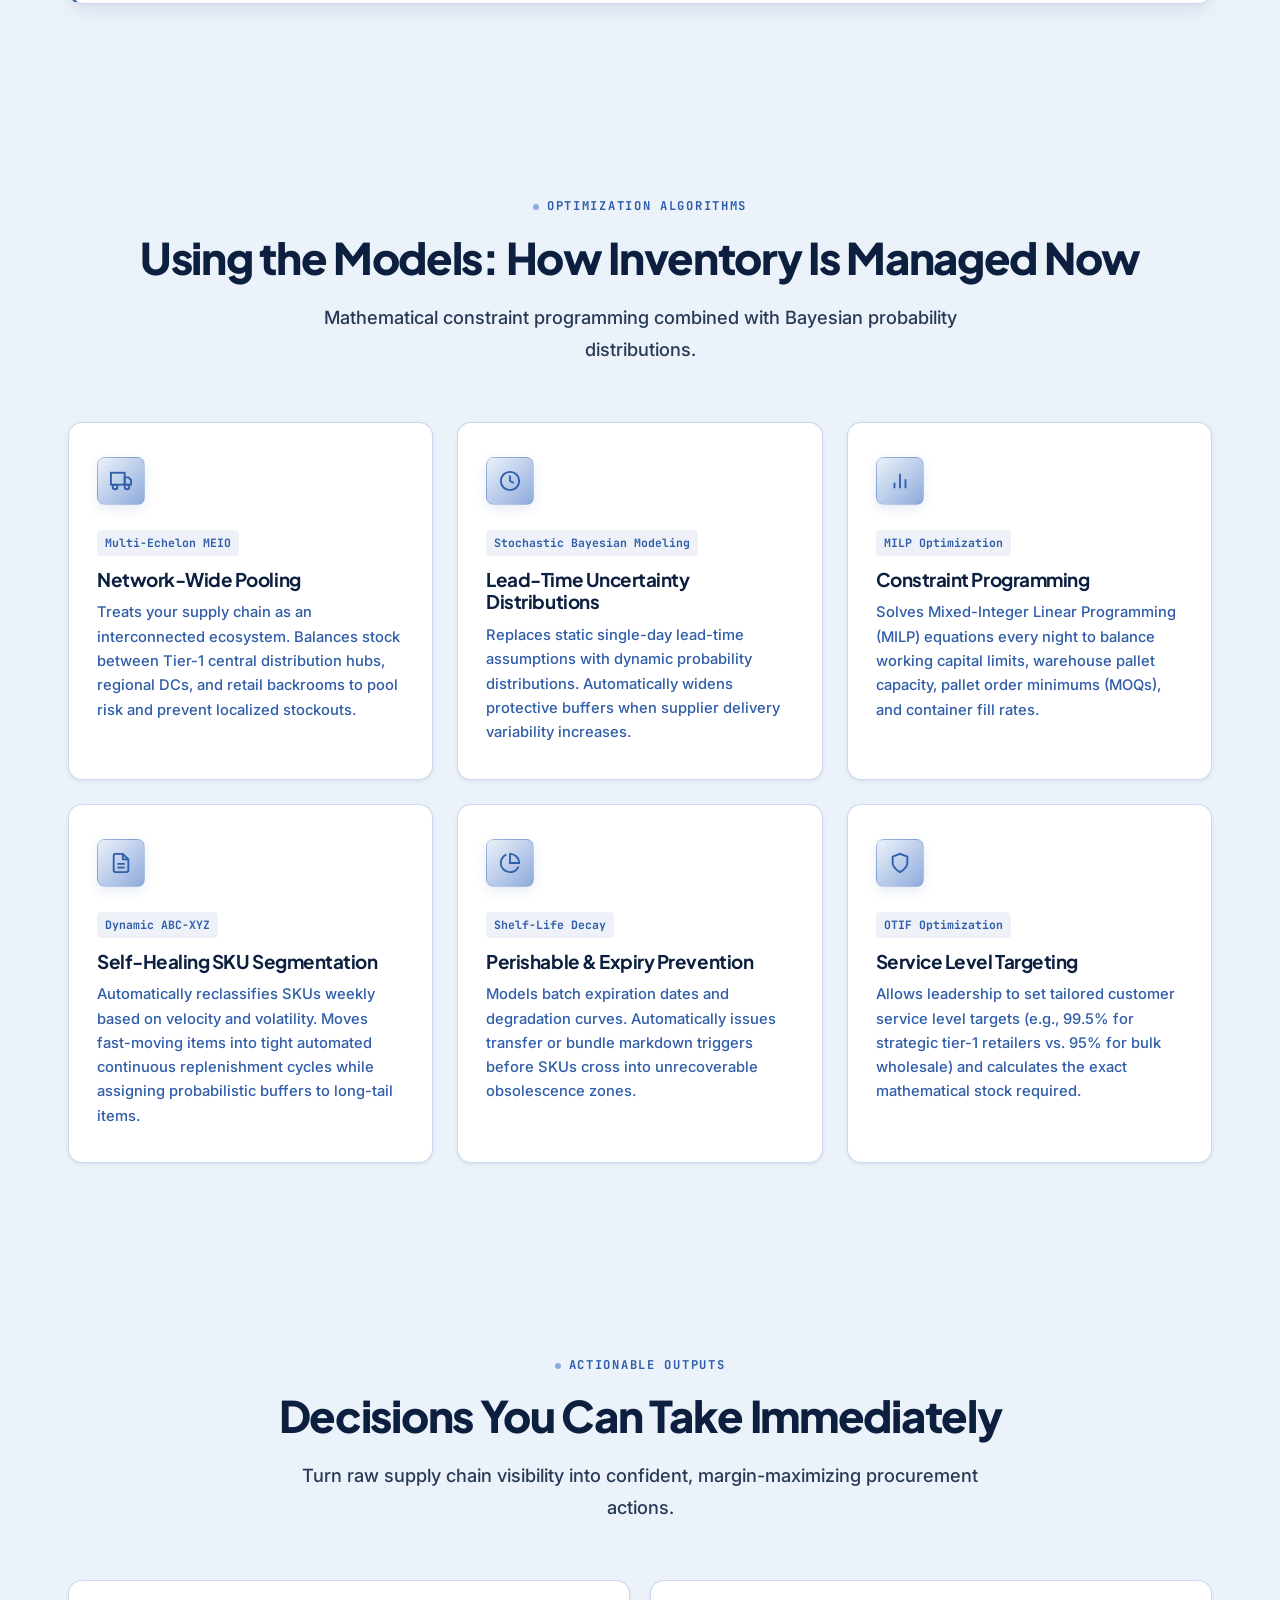
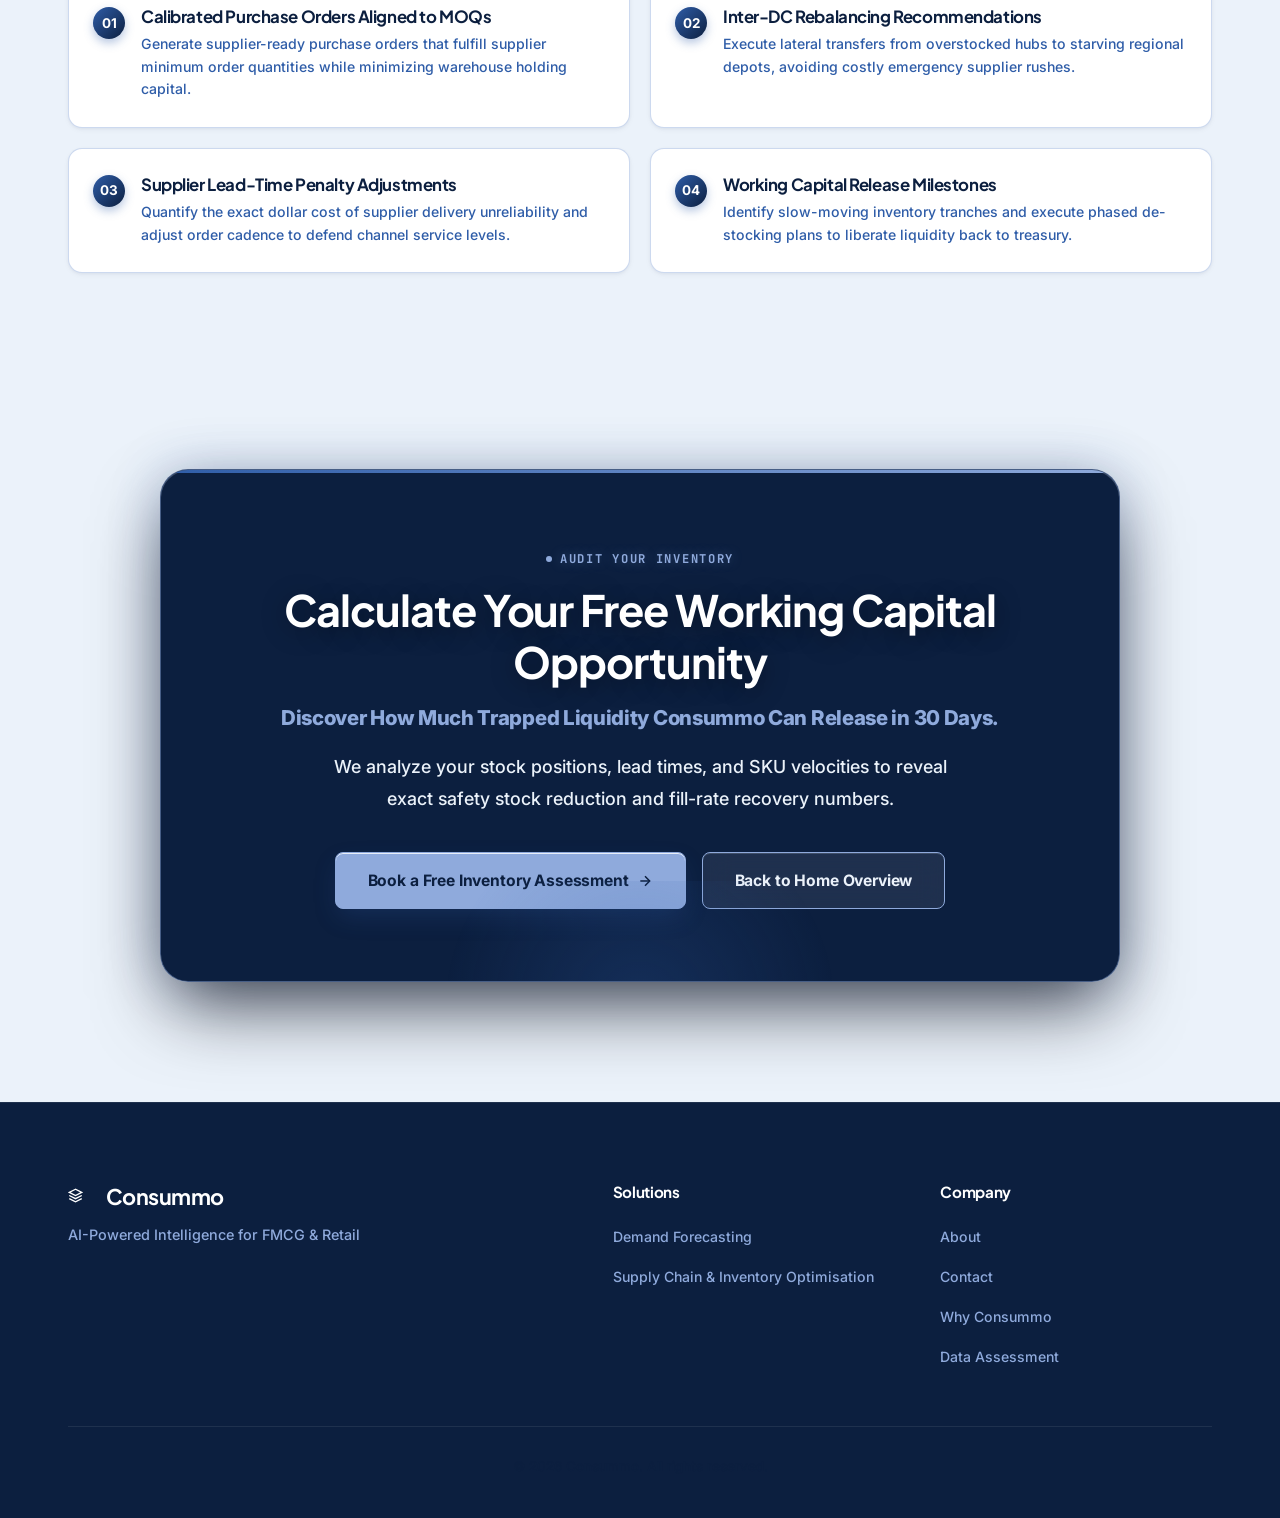
<file: inventory-optimisation.html>
<!DOCTYPE html>
<html lang="en">

<head>
  <meta charset="UTF-8">
  <meta name="viewport" content="width=device-width, initial-scale=1.0">
  <title>Supply Chain &amp; Inventory Optimisation | Consummo Decision Intelligence</title>
  <meta name="description"
    content="Discover how Consummo uses Multi-Echelon Inventory Optimisation (MEIO) and stochastic lead-time modeling to eliminate stock-outs, cut dead stock, and liberate working capital.">

  <!-- Google Fonts -->
  <link rel="preconnect" href="https://fonts.googleapis.com">
  <link rel="preconnect" href="https://fonts.gstatic.com" crossorigin>
  <link
    href="https://fonts.googleapis.com/css2?family=Inter:wght@400;500;600;700&family=JetBrains+Mono:wght@400;500;600;700&family=Plus+Jakarta+Sans:wght@500;600;700;800&display=swap"
    rel="stylesheet">

  <!-- Stylesheet -->
  <link rel="stylesheet" href="styles.css">
</head>

<body>

  <!-- Top Scroll Reading Progress Bar -->
  <div class="scroll-progress-bar" id="scroll-progress-bar"></div>

  <!-- Site Header -->
  <header class="site-header" id="site-header">
    <div class="container nav-container">
      <a href="index.html" class="brand-logo">
        <div class="brand-mark">
          <svg width="18" height="18" viewBox="0 0 24 24" fill="none" stroke="currentColor" stroke-width="2.2"
            stroke-linecap="round" stroke-linejoin="round">
            <polygon points="12 2 2 7 12 12 22 7 12 2"></polygon>
            <polyline points="2 17 12 22 22 17"></polyline>
            <polyline points="2 12 12 17 22 12"></polyline>
          </svg>
        </div>
        <span>Consummo<span class="dot">.</span></span>
      </a>

      <nav class="nav-menu" id="nav-menu">
        <a href="index.html#solutions" class="nav-link">Overview</a>
        <a href="demand-forecasting.html" class="nav-link">Demand</a>
        <a href="inventory-optimisation.html" class="nav-link is-active" style="color: var(--sn-blue); font-weight:700;">Inventory</a>
        <a href="index.html#why-consummo" class="nav-link">Why Consummo</a>
      </nav>

      <div class="nav-actions">
        <button class="btn btn-primary btn-sm open-modal-btn">
          <span>Book Assessment</span>
        </button>
        <button class="mobile-toggle" id="mobile-toggle-btn" aria-label="Toggle Menu">
          <svg width="22" height="22" viewBox="0 0 24 24" fill="none" stroke="currentColor" stroke-width="2">
            <line x1="3" y1="12" x2="21" y2="12"></line>
            <line x1="3" y1="6" x2="21" y2="6"></line>
            <line x1="3" y1="18" x2="21" y2="18"></line>
          </svg>
        </button>
      </div>
    </div>
  </header>

  <!-- Hero Section -->
  <section class="solution-hero">
    <div class="container solution-hero-content">
      <div class="breadcrumb-nav">
        <a href="index.html">Home</a>
        <span class="breadcrumb-separator">/</span>
        <a href="index.html#solutions">Solutions</a>
        <span class="breadcrumb-separator">/</span>
        <span class="breadcrumb-current">Inventory Optimisation</span>
      </div>

      <div class="section-label" style="background: rgba(255,255,255,0.06); border-color: rgba(255,255,255,0.15); color: #EBF2FA; margin-bottom: 20px;">
        <span class="section-label-dot"></span>
        <span>PILLAR 02 — AI &amp; DECISION INTELLIGENCE</span>
      </div>

      <h1 class="solution-hero-title">
        Stop Overstocking. Eliminate Stock-Outs.
      </h1>
      <p class="solution-hero-desc">
        Dynamic safety stock calibration, multi-echelon inventory optimization (MEIO), and stochastic lead-time modeling to liberate working capital while hitting 97%+ order fill rates.
      </p>

      <div class="solution-hero-stats">
        <div class="hero-stat-card">
          <div class="hero-stat-num">-32%</div>
          <div class="hero-stat-lbl">Excess Inventory Reduction</div>
        </div>
        <div class="hero-stat-card">
          <div class="hero-stat-num">97.4%</div>
          <div class="hero-stat-lbl">On-Time In-Full (OTIF) Service</div>
        </div>
        <div class="hero-stat-card">
          <div class="hero-stat-num">18–25%</div>
          <div class="hero-stat-lbl">Working Capital Released</div>
        </div>
      </div>
    </div>
  </section>

  <!-- Section 1: The Challenge -->
  <section class="detail-section">
    <div class="container">
      <div class="center-header">
        <span class="section-label">
          <span class="section-label-dot"></span>
          <span>The Challenge</span>
        </span>
        <h2 class="section-title">Static Min-Max Rules Trap Millions in Dead Capital</h2>
        <p class="section-subtitle">Why traditional single-node safety stock calculations fail across complex supply chains.</p>
      </div>

      <div class="challenge-callout-box">
        <div class="challenge-callout-title">
          <svg width="22" height="22" viewBox="0 0 24 24" fill="none" stroke="currentColor" stroke-width="2.5">
            <circle cx="12" cy="12" r="10"></circle>
            <line x1="12" y1="8" x2="12" y2="12"></line>
            <line x1="12" y1="16" x2="12.01" y2="16"></line>
          </svg>
          <span>The Inventory Paradox: Too Much of What Doesn't Sell, None of What Does</span>
        </div>
        <p class="challenge-callout-text">
          Planners rely on static 30-day forward cover rules and fixed reorder points. In reality, supplier lead times fluctuate by weeks, and regional demand is volatile. Warehouses brim with stagnant inventory tying up capital, while high-velocity lines face devastating stock-outs and emergency air-freight fees.
        </p>
      </div>

      <div class="challenge-pain-grid">
        <div class="pain-item">
          <h4>Siloed Single-Echelon Buffers</h4>
          <p>Each distribution center and retail store calculates safety stock independently, stacking redundant buffers across the network.</p>
        </div>
        <div class="pain-item">
          <h4>Stochastic Lead-Time Blindness</h4>
          <p>Spreadsheet models treat 14-day vendor lead times as rigid constants, leaving companies vulnerable to supply chain shocks.</p>
        </div>
        <div class="pain-item">
          <h4>Dead Stock &amp; Obsolescence</h4>
          <p>Capital sits frozen in slow-moving inventory while top-tier SKUs starve for space and financing.</p>
        </div>
      </div>
    </div>
  </section>

  <!-- Section 2: Before vs. After Visual Graphs -->
  <section class="detail-section alt-bg">
    <div class="container">
      <div class="center-header">
        <span class="section-label">
          <span class="section-label-dot"></span>
          <span>Visual Proof</span>
        </span>
        <h2 class="section-title">Before vs. With Consummo Inventory Engine</h2>
        <p class="section-subtitle">Inventory holding patterns comparing legacy min-max buffers against AI multi-echelon optimization.</p>
      </div>

      <div class="viz-comparison-grid">
        <!-- Card 1: Before Consummo -->
        <div class="viz-card before-card">
          <div class="viz-card-header">
            <div>
              <div class="viz-card-title">Before Consummo</div>
              <div class="viz-card-subtitle">Static Min-Max Rules &amp; Fixed Safety Stock</div>
            </div>
            <span class="viz-badge before">High Buffer Volatility</span>
          </div>

          <div class="svg-chart-wrapper">
            <svg class="chart-svg" viewBox="0 0 500 220" preserveAspectRatio="none">
              <!-- Grid lines -->
              <line x1="40" y1="30" x2="480" y2="30" stroke="rgba(143, 170, 220, 0.35)" stroke-width="1" stroke-dasharray="3,3" />
              <line x1="40" y1="80" x2="480" y2="80" stroke="rgba(143, 170, 220, 0.35)" stroke-width="1" stroke-dasharray="3,3" />
              <line x1="40" y1="130" x2="480" y2="130" stroke="rgba(143, 170, 220, 0.35)" stroke-width="1" stroke-dasharray="3,3" />
              <line x1="40" y1="180" x2="480" y2="180" stroke="#8FAADC" stroke-width="1.5" />

              <!-- Axes Labels -->
              <text x="15" y="35" font-size="10" fill="#8FAADC" font-family="monospace">100d</text>
              <text x="15" y="85" font-size="10" fill="#8FAADC" font-family="monospace">60d</text>
              <text x="15" y="135" font-size="10" fill="#8FAADC" font-family="monospace">30d</text>
              <text x="25" y="185" font-size="10" fill="#8FAADC" font-family="monospace">0d</text>

              <!-- Stockout Shaded Area below line 180 (Zero stock) -->
              <polygon points="190,180 230,205 260,180" fill="rgba(239, 68, 68, 0.3)" />
              <text x="210" y="200" font-size="9" fill="#b91c1c" font-weight="bold">STOCKOUT</text>

              <!-- Overstock Holding Area -->
              <polygon points="260,40 340,35 410,70 410,130 260,130" fill="rgba(239, 68, 68, 0.14)" />
              <text x="310" y="70" font-size="9.5" fill="#b91c1c" font-weight="bold">DEAD CAPITAL BUFFER</text>

              <!-- Static Safety Stock (Constant 30 days) -->
              <line x1="40" y1="130" x2="480" y2="130" stroke="#f87171" stroke-width="2" stroke-dasharray="5,4" />

              <!-- Erratic Sawtooth On-Hand Inventory Curve -->
              <path d="M 40,60 L 120,130 L 120,45 L 190,180 L 230,205 L 260,40 L 350,110 L 350,35 L 430,135 L 480,115" fill="none" stroke="#ef4444" stroke-width="2.5" />

              <circle cx="230" cy="205" r="4" fill="#ef4444" />
              <text x="180" y="218" font-size="9" fill="#ef4444">Zero Shelf Availability</text>
            </svg>

            <div class="chart-legend">
              <div class="legend-item">
                <div class="legend-line legacy-error" style="background:#ef4444; border:none; height:2.5px;"></div>
                <span>On-Hand Inventory (Days of Supply)</span>
              </div>
              <div class="legend-item">
                <div class="legend-line" style="background:#f87171; border-top:2px dashed #f87171; height:2px;"></div>
                <span>Static 30-Day Safety Buffer</span>
              </div>
              <div class="legend-item">
                <span style="display:inline-block; width:10px; height:10px; background:rgba(239, 68, 68, 0.2); border:1px solid #ef4444; border-radius:2px;"></span>
                <span>Unbalanced Stockout / Trapped Capital</span>
              </div>
            </div>
          </div>

          <div class="viz-metrics-row">
            <div class="viz-metric-box">
              <div class="viz-metric-val">48 Days</div>
              <div class="viz-metric-label">Average Inventory Days</div>
            </div>
            <div class="viz-metric-box">
              <div class="viz-metric-val">87.4%</div>
              <div class="viz-metric-label">Order Fill Rate (OTIF)</div>
            </div>
            <div class="viz-metric-box">
              <div class="viz-metric-val">$350K+</div>
              <div class="viz-metric-label">Capital in Dead Stock</div>
            </div>
          </div>
        </div>

        <!-- Card 2: With Consummo -->
        <div class="viz-card after-card">
          <div class="viz-card-header">
            <div>
              <div class="viz-card-title">With Consummo MEIO Engine</div>
              <div class="viz-card-subtitle">Dynamic Safety Stock &amp; Stochastic Lead Times</div>
            </div>
            <span class="viz-badge after">97.4% Fill Rate</span>
          </div>

          <div class="svg-chart-wrapper">
            <svg class="chart-svg" viewBox="0 0 500 220" preserveAspectRatio="none">
              <!-- Grid lines -->
              <line x1="40" y1="30" x2="480" y2="30" stroke="rgba(143, 170, 220, 0.35)" stroke-width="1" stroke-dasharray="3,3" />
              <line x1="40" y1="80" x2="480" y2="80" stroke="rgba(143, 170, 220, 0.35)" stroke-width="1" stroke-dasharray="3,3" />
              <line x1="40" y1="130" x2="480" y2="130" stroke="rgba(143, 170, 220, 0.35)" stroke-width="1" stroke-dasharray="3,3" />
              <line x1="40" y1="180" x2="480" y2="180" stroke="#8FAADC" stroke-width="1.5" />

              <!-- Axes Labels -->
              <text x="15" y="35" font-size="10" fill="#8FAADC" font-family="monospace">100d</text>
              <text x="15" y="85" font-size="10" fill="#8FAADC" font-family="monospace">60d</text>
              <text x="15" y="135" font-size="10" fill="#8FAADC" font-family="monospace">30d</text>
              <text x="25" y="185" font-size="10" fill="#8FAADC" font-family="monospace">0d</text>

              <!-- Dynamic Safety Stock Band (Smooth varying buffer) -->
              <path d="M 40,145 Q 120,135 180,140 T 260,125 T 350,140 T 440,135 L 480,140 L 480,165 Q 440,160 350,165 T 260,150 T 180,165 T 40,168 Z" fill="rgba(41, 181, 232, 0.16)" />

              <!-- Optimized Inventory Curve (Controlled, perfectly bouncing above safety threshold) -->
              <path d="M 40,95 L 120,142 L 120,80 L 210,138 L 210,75 L 300,130 L 300,78 L 390,135 L 390,82 L 480,138" fill="none" stroke="#2F5DA8" stroke-width="3" />

              <!-- Dynamic Reorder annotations -->
              <circle cx="210" cy="138" r="4" fill="#8FAADC" />
              <rect x="190" y="150" width="135" height="18" rx="3" fill="#0C1F3F" />
              <text x="196" y="163" font-size="8.5" fill="#8FAADC" font-weight="700">Dynamic Reorder Triggered</text>

              <circle cx="300" cy="78" r="4" fill="#2F5DA8" />
              <rect x="290" y="55" width="120" height="18" rx="3" fill="#EBF2FA" stroke="rgba(0,118,214,0.3)" />
              <text x="296" y="68" font-size="8.5" fill="#2F5DA8" font-weight="700">Multi-Node Inter-DC Transfer</text>
            </svg>

            <div class="chart-legend">
              <div class="legend-item">
                <div class="legend-line consummo-ai"></div>
                <span>Optimized On-Hand Inventory</span>
              </div>
              <div class="legend-item">
                <div class="legend-line ci-band"></div>
                <span>Dynamic Safety Stock Target</span>
              </div>
              <div class="legend-item">
                <span style="display:inline-block; width:8px; height:8px; background:#8FAADC; border-radius:50%;"></span>
                <span>Automated PO Calibration</span>
              </div>
            </div>
          </div>

          <div class="viz-metrics-row">
            <div class="viz-metric-box">
              <div class="viz-metric-val">22 Days</div>
              <div class="viz-metric-label">Optimized Stock Cover</div>
            </div>
            <div class="viz-metric-box">
              <div class="viz-metric-val">97.4%</div>
              <div class="viz-metric-label">Guaranteed Service Level</div>
            </div>
            <div class="viz-metric-box">
              <div class="viz-metric-val">-32%</div>
              <div class="viz-metric-label">Holding Cost Savings</div>
            </div>
          </div>
        </div>
      </div>

      <!-- Additional Visualization: Capital Health & Stock Composition Stacked Bar Chart -->
      <div class="viz-deepdive-showcase">
        <div class="viz-deepdive-header">
          <div>
            <h3>Inventory Capital Health &amp; Stock Composition Breakdown</h3>
            <p>Visualizing where working capital is actually deployed across active inventory, protective safety buffers, and wasteful dead stock. Consummo eliminates 88% of dead and stagnant stock while increasing active velocity capital.</p>
          </div>
          <span class="viz-badge after">Capital Health Breakdown</span>
        </div>

        <div class="svg-chart-wrapper" style="background:#ffffff; border:1px solid var(--border-light); padding:26px 22px;">
          <svg class="chart-svg" viewBox="0 0 800 240" preserveAspectRatio="none" style="height:250px;">
            <!-- Grid Lines -->
            <line x1="210" y1="20" x2="210" y2="200" stroke="#8FAADC" stroke-width="1.5" />
            <line x1="320" y1="20" x2="320" y2="200" stroke="rgba(143, 170, 220, 0.25)" stroke-width="1" stroke-dasharray="3,3" />
            <line x1="430" y1="20" x2="430" y2="200" stroke="rgba(143, 170, 220, 0.25)" stroke-width="1" stroke-dasharray="3,3" />
            <line x1="540" y1="20" x2="540" y2="200" stroke="rgba(143, 170, 220, 0.25)" stroke-width="1" stroke-dasharray="3,3" />
            <line x1="650" y1="20" x2="650" y2="200" stroke="rgba(143, 170, 220, 0.25)" stroke-width="1" stroke-dasharray="3,3" />
            <line x1="760" y1="20" x2="760" y2="200" stroke="rgba(143, 170, 220, 0.25)" stroke-width="1" stroke-dasharray="3,3" />

            <!-- X Axis Labels (Capital) -->
            <text x="205" y="218" font-size="10" fill="#8FAADC" font-family="monospace">$0</text>
            <text x="310" y="218" font-size="10" fill="#8FAADC" font-family="monospace">$1.0M</text>
            <text x="420" y="218" font-size="10" fill="#8FAADC" font-family="monospace">$2.0M</text>
            <text x="530" y="218" font-size="10" fill="#8FAADC" font-family="monospace">$3.0M</text>
            <text x="640" y="218" font-size="10" fill="#8FAADC" font-family="monospace">$4.0M</text>
            <text x="745" y="218" font-size="10" fill="#8FAADC" font-family="monospace">$5.0M</text>

            <!-- ROW 1: Legacy Spreadsheets -->
            <text x="15" y="65" font-size="12" fill="#0C1F3F" font-weight="700">Legacy Planning</text>
            <text x="15" y="82" font-size="10" fill="#0C1F3F">Total: $4.8M (87.4% OTIF)</text>

            <!-- Stacked Bar 1: Legacy (Active $1.8M = 198px, Buffer $1.7M = 187px, Excess $950K = 104px, Dead $350K = 38px) -->
            <rect x="210" y="52" width="198" height="36" rx="0" fill="#8FAADC" />
            <rect x="408" y="52" width="187" height="36" rx="0" fill="#8FAADC" />
            <rect x="595" y="52" width="104" height="36" rx="0" fill="#f59e0b" />
            <rect x="699" y="52" width="38" height="36" rx="0" fill="#ef4444" />
            <text x="742" y="74" font-size="11" fill="#ef4444" font-weight="800">$4.8M</text>

            <!-- ROW 2: Consummo Multi-Echelon AI -->
            <text x="15" y="145" font-size="12" fill="#2F5DA8" font-weight="800">Consummo MEIO</text>
            <text x="15" y="162" font-size="10" fill="#2F5DA8" font-weight="600">Total: $3.1M (97.4% OTIF)</text>

            <!-- Stacked Bar 2: Consummo (Active $2.1M = 231px, Dynamic Buffer $850K = 93px, Excess $110K = 12px, Dead $40K = 5px) -->
            <rect x="210" y="132" width="231" height="36" rx="0" fill="#2F5DA8" />
            <rect x="441" y="132" width="93" height="36" rx="0" fill="#8FAADC" />
            <rect x="534" y="132" width="12" height="36" rx="0" fill="#f59e0b" />
            <rect x="546" y="132" width="5" height="36" rx="0" fill="#ef4444" />
            <text x="558" y="154" font-size="11" fill="#2F5DA8" font-weight="800">$3.1M (-$1.7M)</text>

            <!-- Difference Marker Bracket -->
            <line x1="551" y1="125" x2="737" y2="125" stroke="#10b981" stroke-width="2" />
            <line x1="551" y1="121" x2="551" y2="129" stroke="#10b981" stroke-width="2" />
            <line x1="737" y1="121" x2="737" y2="129" stroke="#10b981" stroke-width="2" />
            <rect x="575" y="102" width="140" height="18" rx="3" fill="#d1fae5" />
            <text x="583" y="115" font-size="9" fill="#065f46" font-weight="bold">-$1.7M Working Capital Freed</text>
          </svg>

          <!-- Interactive Legend -->
          <div class="chart-legend" style="margin-top:16px; justify-content:flex-start; gap:20px;">
            <div class="legend-item">
              <span style="display:inline-block; width:12px; height:12px; background:#2F5DA8; border-radius:2px;"></span>
              <span>Active Revenue Stock ($2.1M vs $1.8M)</span>
            </div>
            <div class="legend-item">
              <span style="display:inline-block; width:12px; height:12px; background:#8FAADC; border-radius:2px;"></span>
              <span>Dynamic Network Buffer ($850K vs $1.7M)</span>
            </div>
            <div class="legend-item">
              <span style="display:inline-block; width:12px; height:12px; background:#f59e0b; border-radius:2px;"></span>
              <span>Slow-Moving Excess ($110K vs $950K)</span>
            </div>
            <div class="legend-item">
              <span style="display:inline-block; width:12px; height:12px; background:#ef4444; border-radius:2px;"></span>
              <span>Dead Stock ($40K vs $350K)</span>
            </div>
          </div>
        </div>

        <div class="viz-deepdive-footer">
          <div class="viz-insight-pill">
            <span class="viz-insight-dot"></span>
            <span>Eliminates 88% of Dead Stock &amp; Excess While Deploying +$300K More Capital into High-Velocity Winners</span>
          </div>
          <span style="font-size:0.86rem; color:var(--text-muted); font-weight:500;">Method: Multi-Echelon Stock Health Optimization (ABC-XYZ Dynamic Clustering)</span>
        </div>
      </div>
    </div>
  </section>

  <!-- Section 3: Technical Deep Dive -->
  <section class="detail-section">
    <div class="container">
      <div class="center-header">
        <span class="section-label">
          <span class="section-label-dot"></span>
          <span>Optimization Algorithms</span>
        </span>
        <h2 class="section-title">Using the Models: How Inventory Is Managed Now</h2>
        <p class="section-subtitle">Mathematical constraint programming combined with Bayesian probability distributions.</p>
      </div>

      <div class="tech-deepdive-grid">
        <!-- Tech 1 -->
        <div class="tech-deepdive-card">
          <div class="tech-card-icon">
            <svg width="22" height="22" viewBox="0 0 24 24" fill="none" stroke="currentColor" stroke-width="2">
              <rect x="1" y="3" width="15" height="13"></rect>
              <polygon points="16 8 20 8 23 11 23 16 16 16 16 8"></polygon>
              <circle cx="5.5" cy="18.5" r="2.5"></circle>
              <circle cx="18.5" cy="18.5" r="2.5"></circle>
            </svg>
          </div>
          <span class="tech-algo-tag">Multi-Echelon MEIO</span>
          <h3>Network-Wide Pooling</h3>
          <p>
            Treats your supply chain as an interconnected ecosystem. Balances stock between Tier-1 central distribution hubs, regional DCs, and retail backrooms to pool risk and prevent localized stockouts.
          </p>
        </div>

        <!-- Tech 2 -->
        <div class="tech-deepdive-card">
          <div class="tech-card-icon">
            <svg width="22" height="22" viewBox="0 0 24 24" fill="none" stroke="currentColor" stroke-width="2">
              <circle cx="12" cy="12" r="10"></circle>
              <polyline points="12 6 12 12 16 14"></polyline>
            </svg>
          </div>
          <span class="tech-algo-tag">Stochastic Bayesian Modeling</span>
          <h3>Lead-Time Uncertainty Distributions</h3>
          <p>
            Replaces static single-day lead-time assumptions with dynamic probability distributions. Automatically widens protective buffers when supplier delivery variability increases.
          </p>
        </div>

        <!-- Tech 3 -->
        <div class="tech-deepdive-card">
          <div class="tech-card-icon">
            <svg width="22" height="22" viewBox="0 0 24 24" fill="none" stroke="currentColor" stroke-width="2">
              <line x1="18" y1="20" x2="18" y2="10"></line>
              <line x1="12" y1="20" x2="12" y2="4"></line>
              <line x1="6" y1="20" x2="6" y2="14"></line>
            </svg>
          </div>
          <span class="tech-algo-tag">MILP Optimization</span>
          <h3>Constraint Programming</h3>
          <p>
            Solves Mixed-Integer Linear Programming (MILP) equations every night to balance working capital limits, warehouse pallet capacity, pallet order minimums (MOQs), and container fill rates.
          </p>
        </div>

        <!-- Tech 4 -->
        <div class="tech-deepdive-card">
          <div class="tech-card-icon">
            <svg width="22" height="22" viewBox="0 0 24 24" fill="none" stroke="currentColor" stroke-width="2">
              <path d="M14 2H6a2 2 0 0 0-2 2v16a2 2 0 0 0 2 2h12a2 2 0 0 0 2-2V8z"></path>
              <polyline points="14 2 14 8 20 8"></polyline>
              <line x1="16" y1="13" x2="8" y2="13"></line>
              <line x1="16" y1="17" x2="8" y2="17"></line>
            </svg>
          </div>
          <span class="tech-algo-tag">Dynamic ABC-XYZ</span>
          <h3>Self-Healing SKU Segmentation</h3>
          <p>
            Automatically reclassifies SKUs weekly based on velocity and volatility. Moves fast-moving items into tight automated continuous replenishment cycles while assigning probabilistic buffers to long-tail items.
          </p>
        </div>

        <!-- Tech 5 -->
        <div class="tech-deepdive-card">
          <div class="tech-card-icon">
            <svg width="22" height="22" viewBox="0 0 24 24" fill="none" stroke="currentColor" stroke-width="2">
              <path d="M21.21 15.89A10 10 0 1 1 8 2.83"></path>
              <path d="M22 12A10 10 0 0 0 12 2v10z"></path>
            </svg>
          </div>
          <span class="tech-algo-tag">Shelf-Life Decay</span>
          <h3>Perishable &amp; Expiry Prevention</h3>
          <p>
            Models batch expiration dates and degradation curves. Automatically issues transfer or bundle markdown triggers before SKUs cross into unrecoverable obsolescence zones.
          </p>
        </div>

        <!-- Tech 6 -->
        <div class="tech-deepdive-card">
          <div class="tech-card-icon">
            <svg width="22" height="22" viewBox="0 0 24 24" fill="none" stroke="currentColor" stroke-width="2">
              <path d="M12 22s8-4 8-10V5l-8-3-8 3v7c0 6 8 10 8 10z"></path>
            </svg>
          </div>
          <span class="tech-algo-tag">OTIF Optimization</span>
          <h3>Service Level Targeting</h3>
          <p>
            Allows leadership to set tailored customer service level targets (e.g., 99.5% for strategic tier-1 retailers vs. 95% for bulk wholesale) and calculates the exact mathematical stock required.
          </p>
        </div>
      </div>
    </div>
  </section>

  <!-- Section 4: Decisions You Can Take -->
  <section class="detail-section alt-bg">
    <div class="container">
      <div class="center-header">
        <span class="section-label">
          <span class="section-label-dot"></span>
          <span>Actionable Outputs</span>
        </span>
        <h2 class="section-title">Decisions You Can Take Immediately</h2>
        <p class="section-subtitle">Turn raw supply chain visibility into confident, margin-maximizing procurement actions.</p>
      </div>

      <div class="decisions-flow-list">
        <div class="decision-flow-item">
          <div class="decision-flow-bullet">01</div>
          <div class="decision-flow-content">
            <h4>Calibrated Purchase Orders Aligned to MOQs</h4>
            <p>Generate supplier-ready purchase orders that fulfill supplier minimum order quantities while minimizing warehouse holding capital.</p>
          </div>
        </div>

        <div class="decision-flow-item">
          <div class="decision-flow-bullet">02</div>
          <div class="decision-flow-content">
            <h4>Inter-DC Rebalancing Recommendations</h4>
            <p>Execute lateral transfers from overstocked hubs to starving regional depots, avoiding costly emergency supplier rushes.</p>
          </div>
        </div>

        <div class="decision-flow-item">
          <div class="decision-flow-bullet">03</div>
          <div class="decision-flow-content">
            <h4>Supplier Lead-Time Penalty Adjustments</h4>
            <p>Quantify the exact dollar cost of supplier delivery unreliability and adjust order cadence to defend channel service levels.</p>
          </div>
        </div>

        <div class="decision-flow-item">
          <div class="decision-flow-bullet">04</div>
          <div class="decision-flow-content">
            <h4>Working Capital Release Milestones</h4>
            <p>Identify slow-moving inventory tranches and execute phased de-stocking plans to liberate liquidity back to treasury.</p>
          </div>
        </div>
      </div>
    </div>
  </section>


  <!-- Final CTA -->
  <section class="final-cta-section" id="contact">
    <div class="container">
      <div class="cta-box">
        <span class="section-label">
          <span class="section-label-dot"></span>
          <span>Audit Your Inventory</span>
        </span>
        <h2>Calculate Your Free Working Capital Opportunity</h2>
        <div class="solution-headline" style="margin-bottom: 18px;">Discover How Much Trapped Liquidity Consummo Can Release in 30 Days.</div>
        <p>
          We analyze your stock positions, lead times, and SKU velocities to reveal exact safety stock reduction and fill-rate recovery numbers.
        </p>
        <div class="cta-box-buttons">
          <button class="btn btn-cyan btn-lg open-modal-btn">
            <span>Book a Free Inventory Assessment</span>
            <svg width="16" height="16" viewBox="0 0 24 24" fill="none" stroke="currentColor" stroke-width="2.2">
              <line x1="5" y1="12" x2="19" y2="12"></line>
              <polyline points="12 5 19 12 12 19"></polyline>
            </svg>
          </button>
          <a href="index.html" class="btn btn-ghost-dark btn-lg">
            <span>Back to Home Overview</span>
          </a>
        </div>
      </div>
    </div>
  </section>

  <!-- Footer -->
  <footer class="site-footer">
    <div class="container">
      <div class="footer-grid">
        <div class="footer-brand">
          <div style="display:flex; align-items:center; gap:10px; margin-bottom:12px;">
            <div class="brand-mark" style="width:28px; height:28px;">
              <svg width="15" height="15" viewBox="0 0 24 24" fill="none" stroke="currentColor" stroke-width="2.2">
                <polygon points="12 2 2 7 12 12 22 7 12 2"></polygon>
                <polyline points="2 17 12 22 22 17"></polyline>
                <polyline points="2 12 12 17 22 12"></polyline>
              </svg>
            </div>
            <h3 style="margin:0; font-size:1.35rem; color:#ffffff;">Consummo</h3>
          </div>
          <p>AI-Powered Intelligence for FMCG &amp; Retail</p>
        </div>

        <div class="footer-col">
          <h4>Solutions</h4>
          <ul>
            <li><a href="demand-forecasting.html">Demand Forecasting</a></li>
            <li><a href="inventory-optimisation.html">Supply Chain &amp; Inventory Optimisation</a></li>
          </ul>
        </div>

        <div class="footer-col">
          <h4>Company</h4>
          <ul>
            <li><a href="index.html#about">About</a></li>
            <li><a href="#contact" class="open-modal-btn">Contact</a></li>
            <li><a href="index.html#why-consummo">Why Consummo</a></li>
            <li><a href="#contact" class="open-modal-btn">Data Assessment</a></li>
          </ul>
        </div>
      </div>

      <div class="footer-bottom">
        <div>© 2026 Consummo. All rights reserved.</div>
      </div>
    </div>
  </footer>

  <!-- Assessment Modal -->
  <div class="modal-backdrop" id="assessment-modal">
    <div class="modal-container">
      <div class="modal-header">
        <div>
          <div class="modal-title">Book a Free Data Assessment</div>
          <div class="modal-subtitle">Benchmark your inventory &amp; supply chain with Consummo AI</div>
        </div>
        <button class="modal-close" id="modal-close-btn" aria-label="Close modal">×</button>
      </div>

      <div class="modal-body">
        <form id="assessment-form">
          <div class="form-group">
            <label class="form-label" for="modal-name">Full Name</label>
            <input type="text" class="form-input" id="modal-name" placeholder="Michael Chen" required>
          </div>

          <div class="form-group">
            <label class="form-label" for="modal-email">Work Email</label>
            <input type="email" class="form-input" id="modal-email" placeholder="m.chen@fmcgbrand.com" required>
          </div>

          <div class="form-group">
            <label class="form-label" for="modal-company">Company Name</label>
            <input type="text" class="form-input" id="modal-company" placeholder="Global Logistics &amp; Retail" required>
          </div>

          <div class="form-group">
            <label class="form-label" for="modal-focus">Primary Assessment Focus</label>
            <select class="custom-select" id="modal-focus">
              <option value="demand">Demand Planning &amp; Forecasting</option>
              <option value="inventory" selected>Inventory &amp; Replenishment Optimisation</option>
              <option value="supply">Supply Chain &amp; Lead-Time Resilience</option>
            </select>
          </div>
        </form>
      </div>

      <div class="modal-footer">
        <button type="button" class="btn btn-secondary btn-sm" id="modal-cancel-btn">Cancel</button>
        <button type="button" class="btn btn-primary btn-sm" id="modal-submit-btn">Submit Request</button>
      </div>
    </div>
  </div>

  <div class="toast-container" id="toast-container"></div>

  <!-- Floating Back to Top Button -->
  <button class="back-to-top-btn" id="back-to-top-btn" aria-label="Back to top">
    <svg width="18" height="18" viewBox="0 0 24 24" fill="none" stroke="currentColor" stroke-width="2.5" stroke-linecap="round" stroke-linejoin="round">
      <line x1="12" y1="19" x2="12" y2="5"></line>
      <polyline points="5 12 12 5 19 12"></polyline>
    </svg>
  </button>

  <script src="app.js"></script>
</body>

</html>
</file>
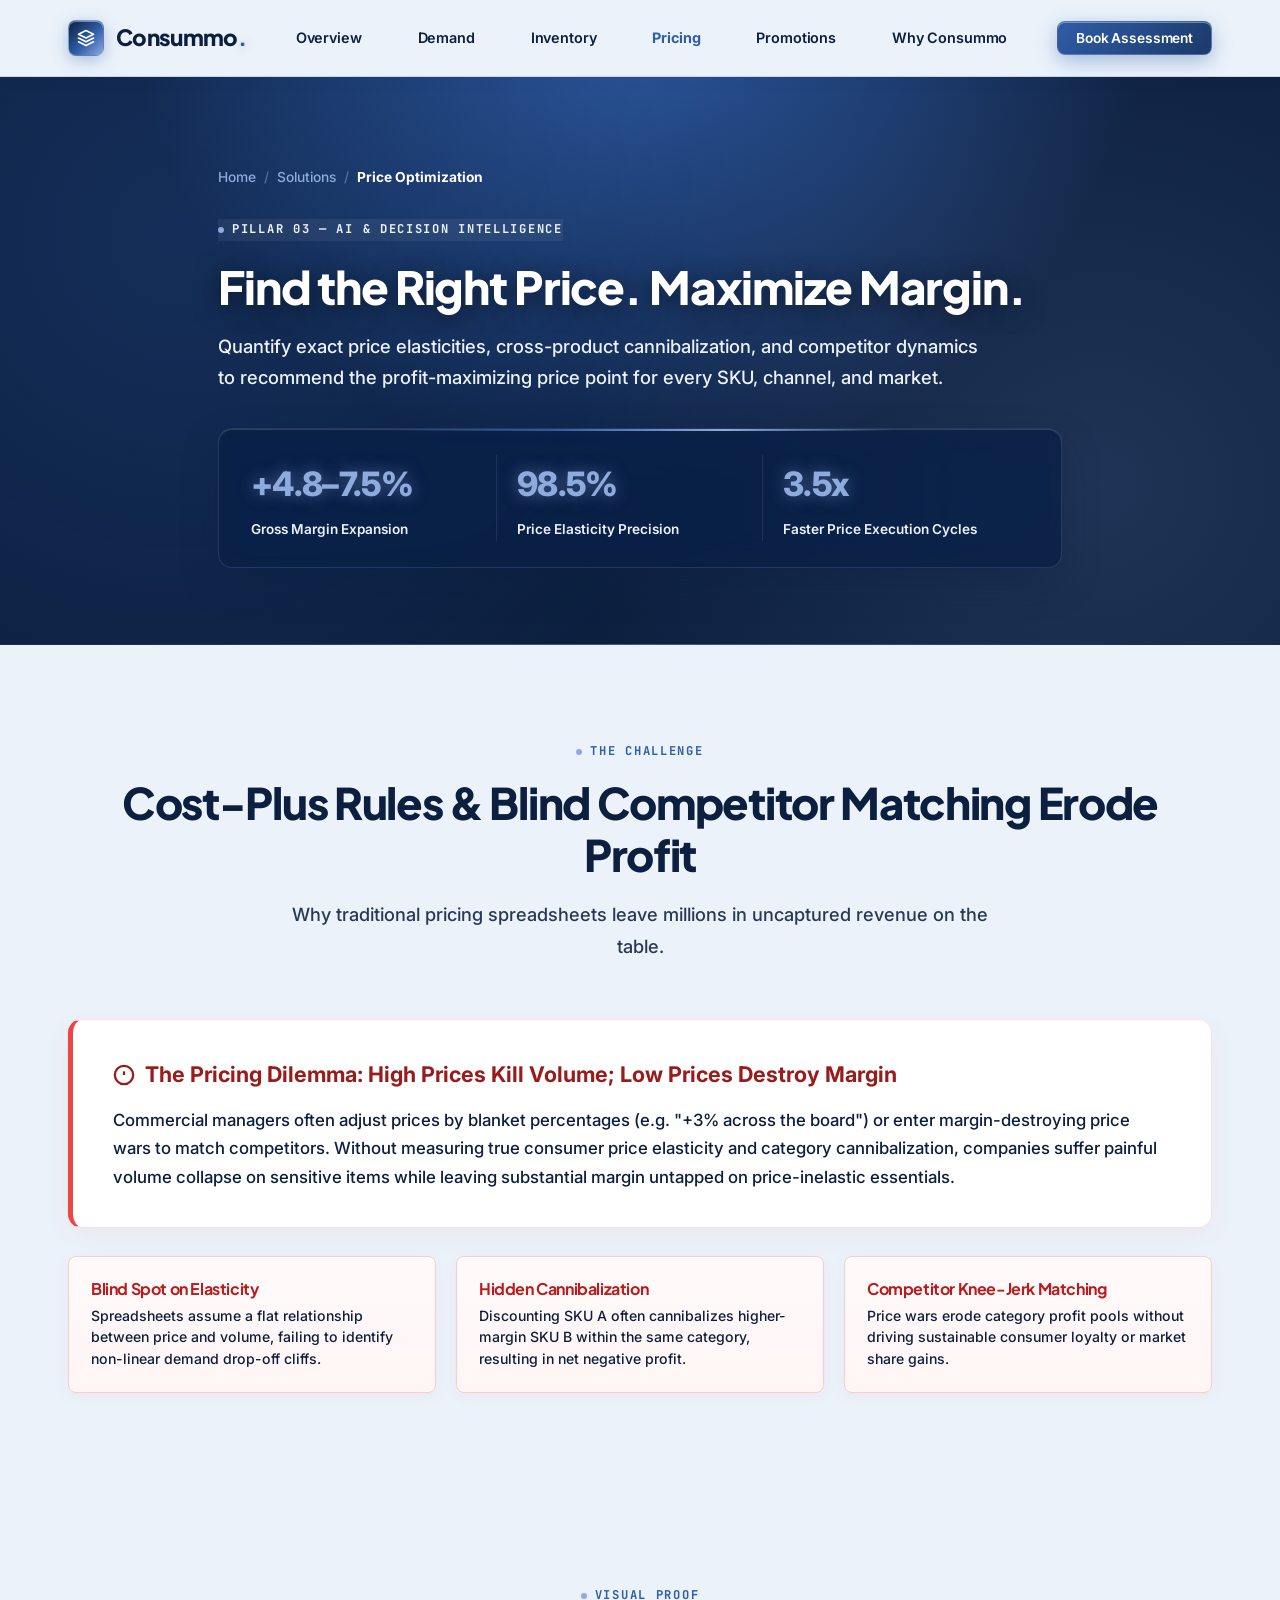
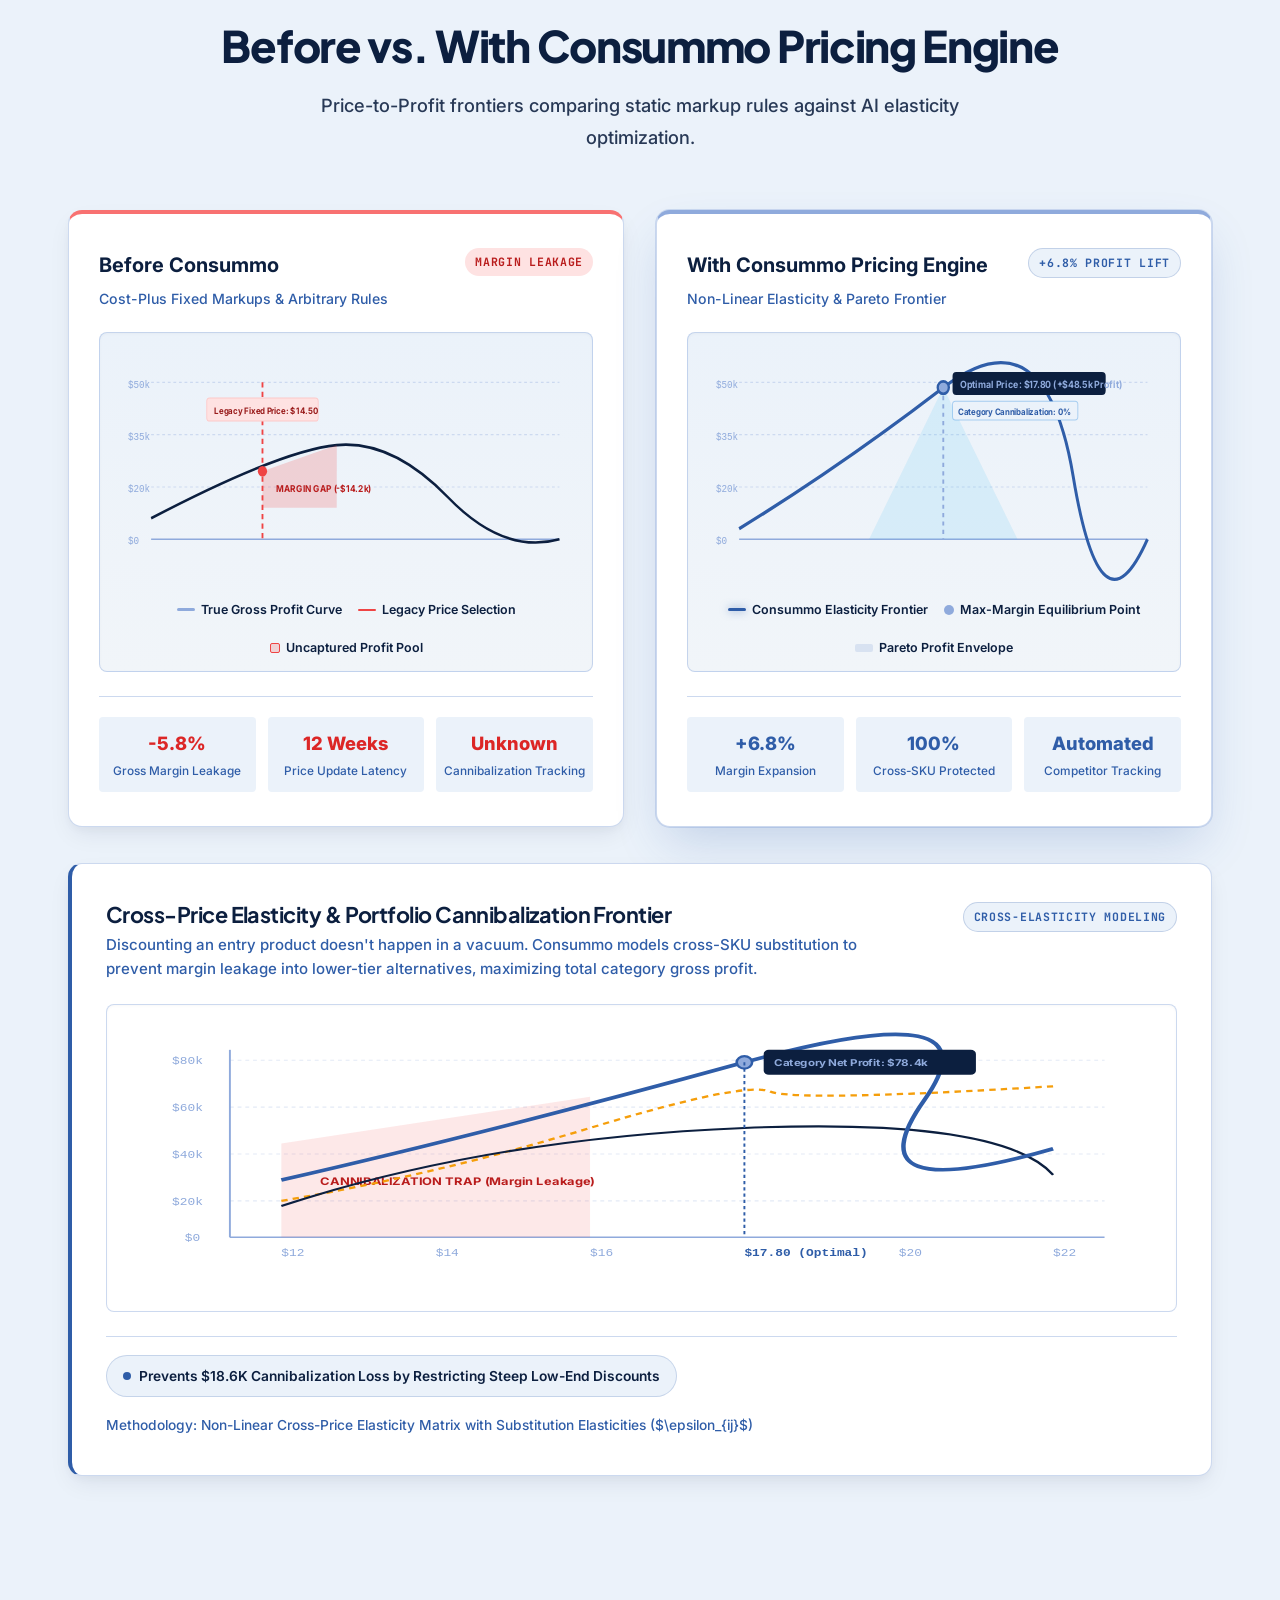
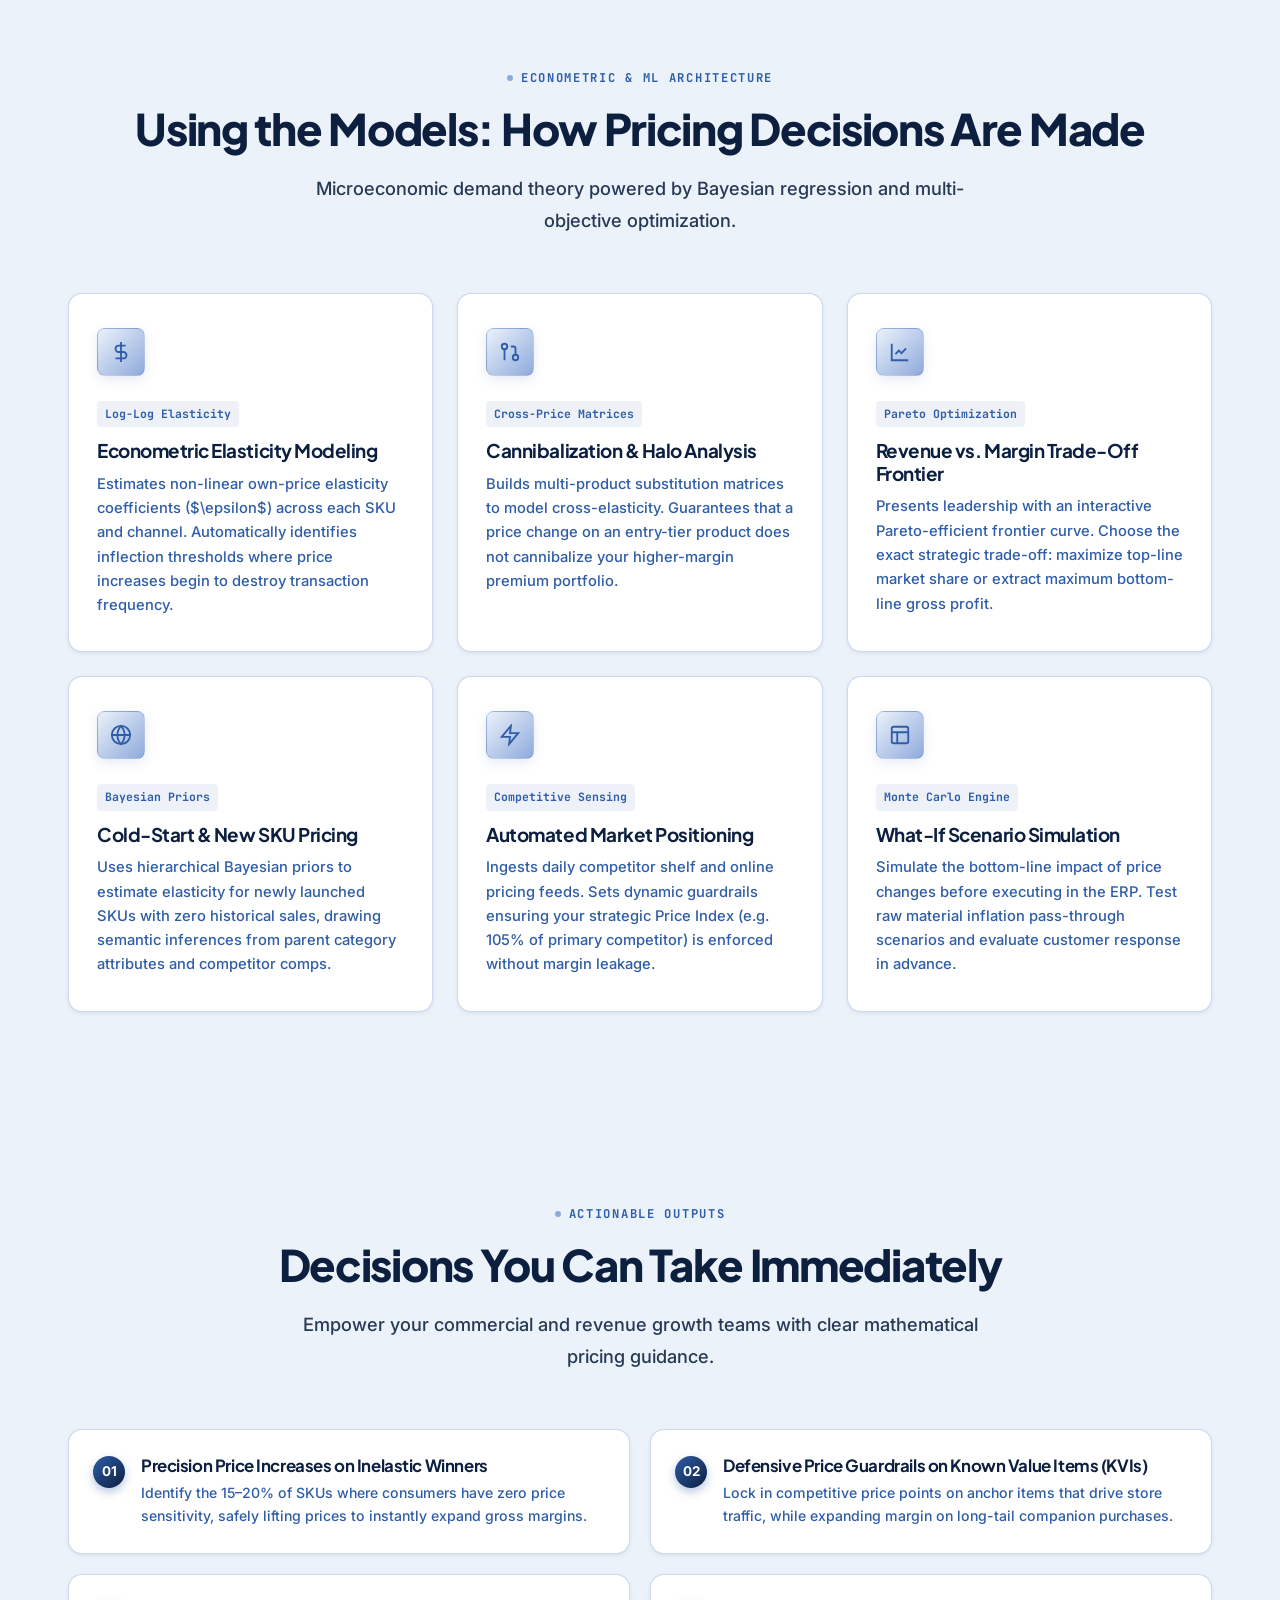
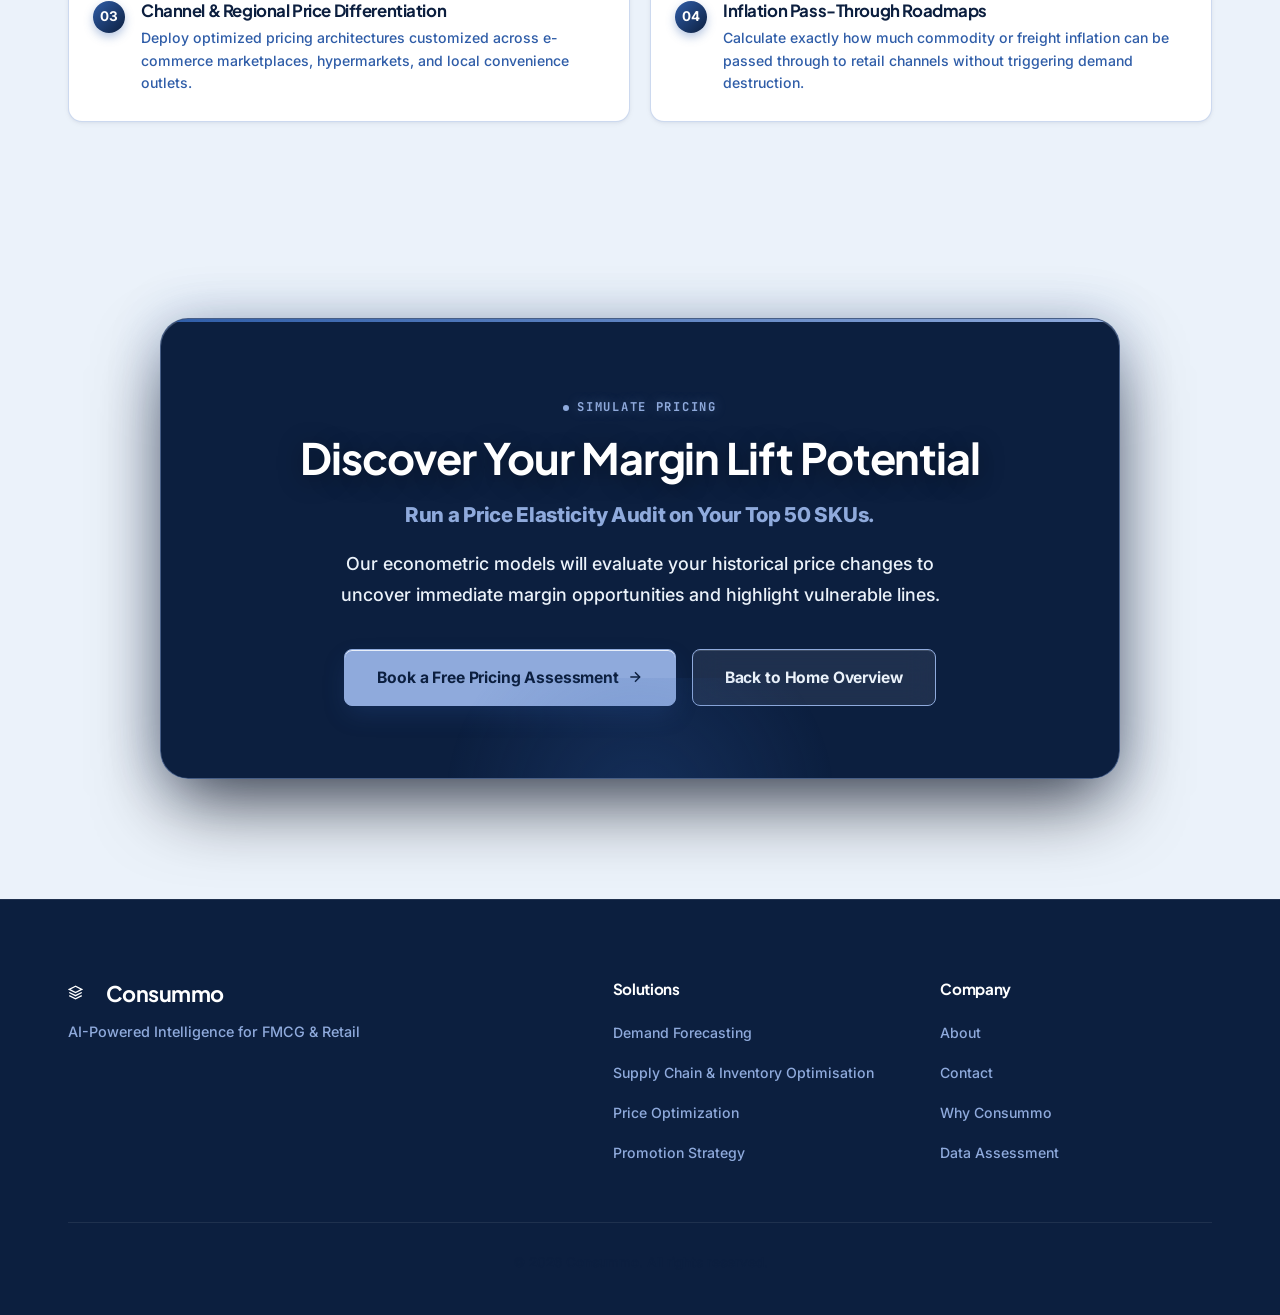
<file: price-optimisation.html>
<!DOCTYPE html>
<html lang="en">

<head>
  <meta charset="UTF-8">
  <meta name="viewport" content="width=device-width, initial-scale=1.0">
  <title>Price Optimization | Consummo Decision Intelligence</title>
  <meta name="description"
    content="Discover how Consummo uses econometric price elasticity modeling, cross-price cannibalization matrices, and Bayesian price sensitivity simulations to maximize gross margins.">

  <!-- Google Fonts -->
  <link rel="preconnect" href="https://fonts.googleapis.com">
  <link rel="preconnect" href="https://fonts.gstatic.com" crossorigin>
  <link
    href="https://fonts.googleapis.com/css2?family=Inter:wght@400;500;600;700&family=JetBrains+Mono:wght@400;500;600;700&family=Plus+Jakarta+Sans:wght@500;600;700;800&display=swap"
    rel="stylesheet">

  <!-- Stylesheet -->
  <link rel="stylesheet" href="styles.css">
</head>

<body>

  <!-- Top Scroll Reading Progress Bar -->
  <div class="scroll-progress-bar" id="scroll-progress-bar"></div>

  <!-- Site Header -->
  <header class="site-header" id="site-header">
    <div class="container nav-container">
      <a href="index.html" class="brand-logo">
        <div class="brand-mark">
          <svg width="18" height="18" viewBox="0 0 24 24" fill="none" stroke="currentColor" stroke-width="2.2"
            stroke-linecap="round" stroke-linejoin="round">
            <polygon points="12 2 2 7 12 12 22 7 12 2"></polygon>
            <polyline points="2 17 12 22 22 17"></polyline>
            <polyline points="2 12 12 17 22 12"></polyline>
          </svg>
        </div>
        <span>Consummo<span class="dot">.</span></span>
      </a>

      <nav class="nav-menu" id="nav-menu">
        <a href="index.html#solutions" class="nav-link">Overview</a>
        <a href="demand-forecasting.html" class="nav-link">Demand</a>
        <a href="inventory-optimisation.html" class="nav-link">Inventory</a>
        <a href="price-optimisation.html" class="nav-link is-active" style="color: var(--sn-blue); font-weight:700;">Pricing</a>
        <a href="promotion-strategy.html" class="nav-link">Promotions</a>
        <a href="index.html#why-consummo" class="nav-link">Why Consummo</a>
      </nav>

      <div class="nav-actions">
        <button class="btn btn-primary btn-sm open-modal-btn">
          <span>Book Assessment</span>
        </button>
        <button class="mobile-toggle" id="mobile-toggle-btn" aria-label="Toggle Menu">
          <svg width="22" height="22" viewBox="0 0 24 24" fill="none" stroke="currentColor" stroke-width="2">
            <line x1="3" y1="12" x2="21" y2="12"></line>
            <line x1="3" y1="6" x2="21" y2="6"></line>
            <line x1="3" y1="18" x2="21" y2="18"></line>
          </svg>
        </button>
      </div>
    </div>
  </header>

  <!-- Hero Section -->
  <section class="solution-hero">
    <div class="container solution-hero-content">
      <div class="breadcrumb-nav">
        <a href="index.html">Home</a>
        <span class="breadcrumb-separator">/</span>
        <a href="index.html#solutions">Solutions</a>
        <span class="breadcrumb-separator">/</span>
        <span class="breadcrumb-current">Price Optimization</span>
      </div>

      <div class="section-label" style="background: rgba(255,255,255,0.06); border-color: rgba(255,255,255,0.15); color: #EBF2FA; margin-bottom: 20px;">
        <span class="section-label-dot"></span>
        <span>PILLAR 03 — AI &amp; DECISION INTELLIGENCE</span>
      </div>

      <h1 class="solution-hero-title">
        Find the Right Price. Maximize Margin.
      </h1>
      <p class="solution-hero-desc">
        Quantify exact price elasticities, cross-product cannibalization, and competitor dynamics to recommend the profit-maximizing price point for every SKU, channel, and market.
      </p>

      <div class="solution-hero-stats">
        <div class="hero-stat-card">
          <div class="hero-stat-num">+4.8–7.5%</div>
          <div class="hero-stat-lbl">Gross Margin Expansion</div>
        </div>
        <div class="hero-stat-card">
          <div class="hero-stat-num">98.5%</div>
          <div class="hero-stat-lbl">Price Elasticity Precision</div>
        </div>
        <div class="hero-stat-card">
          <div class="hero-stat-num">3.5x</div>
          <div class="hero-stat-lbl">Faster Price Execution Cycles</div>
        </div>
      </div>
    </div>
  </section>

  <!-- Section 1: The Challenge -->
  <section class="detail-section">
    <div class="container">
      <div class="center-header">
        <span class="section-label">
          <span class="section-label-dot"></span>
          <span>The Challenge</span>
        </span>
        <h2 class="section-title">Cost-Plus Rules &amp; Blind Competitor Matching Erode Profit</h2>
        <p class="section-subtitle">Why traditional pricing spreadsheets leave millions in uncaptured revenue on the table.</p>
      </div>

      <div class="challenge-callout-box">
        <div class="challenge-callout-title">
          <svg width="22" height="22" viewBox="0 0 24 24" fill="none" stroke="currentColor" stroke-width="2.5">
            <circle cx="12" cy="12" r="10"></circle>
            <line x1="12" y1="8" x2="12" y2="12"></line>
            <line x1="12" y1="16" x2="12.01" y2="16"></line>
          </svg>
          <span>The Pricing Dilemma: High Prices Kill Volume; Low Prices Destroy Margin</span>
        </div>
        <p class="challenge-callout-text">
          Commercial managers often adjust prices by blanket percentages (e.g. "+3% across the board") or enter margin-destroying price wars to match competitors. Without measuring true consumer price elasticity and category cannibalization, companies suffer painful volume collapse on sensitive items while leaving substantial margin untapped on price-inelastic essentials.
        </p>
      </div>

      <div class="challenge-pain-grid">
        <div class="pain-item">
          <h4>Blind Spot on Elasticity</h4>
          <p>Spreadsheets assume a flat relationship between price and volume, failing to identify non-linear demand drop-off cliffs.</p>
        </div>
        <div class="pain-item">
          <h4>Hidden Cannibalization</h4>
          <p>Discounting SKU A often cannibalizes higher-margin SKU B within the same category, resulting in net negative profit.</p>
        </div>
        <div class="pain-item">
          <h4>Competitor Knee-Jerk Matching</h4>
          <p>Price wars erode category profit pools without driving sustainable consumer loyalty or market share gains.</p>
        </div>
      </div>
    </div>
  </section>

  <!-- Section 2: Before vs. After Visual Graphs -->
  <section class="detail-section alt-bg">
    <div class="container">
      <div class="center-header">
        <span class="section-label">
          <span class="section-label-dot"></span>
          <span>Visual Proof</span>
        </span>
        <h2 class="section-title">Before vs. With Consummo Pricing Engine</h2>
        <p class="section-subtitle">Price-to-Profit frontiers comparing static markup rules against AI elasticity optimization.</p>
      </div>

      <div class="viz-comparison-grid">
        <!-- Card 1: Before Consummo -->
        <div class="viz-card before-card">
          <div class="viz-card-header">
            <div>
              <div class="viz-card-title">Before Consummo</div>
              <div class="viz-card-subtitle">Cost-Plus Fixed Markups &amp; Arbitrary Rules</div>
            </div>
            <span class="viz-badge before">Margin Leakage</span>
          </div>

          <div class="svg-chart-wrapper">
            <svg class="chart-svg" viewBox="0 0 500 220" preserveAspectRatio="none">
              <!-- Grid lines -->
              <line x1="40" y1="30" x2="480" y2="30" stroke="rgba(143, 170, 220, 0.35)" stroke-width="1" stroke-dasharray="3,3" />
              <line x1="40" y1="80" x2="480" y2="80" stroke="rgba(143, 170, 220, 0.35)" stroke-width="1" stroke-dasharray="3,3" />
              <line x1="40" y1="130" x2="480" y2="130" stroke="rgba(143, 170, 220, 0.35)" stroke-width="1" stroke-dasharray="3,3" />
              <line x1="40" y1="180" x2="480" y2="180" stroke="#8FAADC" stroke-width="1.5" />

              <!-- Axes Labels -->
              <text x="15" y="35" font-size="10" fill="#8FAADC" font-family="monospace">$50k</text>
              <text x="15" y="85" font-size="10" fill="#8FAADC" font-family="monospace">$35k</text>
              <text x="15" y="135" font-size="10" fill="#8FAADC" font-family="monospace">$20k</text>
              <text x="15" y="185" font-size="10" fill="#8FAADC" font-family="monospace">$0</text>

              <!-- Profit curve under legacy pricing -->
              <path d="M 40,160 Q 180,95 240,90 T 360,140 T 480,180" fill="none" stroke="#0C1F3F" stroke-width="2.5" />

              <!-- Sub-optimal fixed price choice -->
              <line x1="160" y1="30" x2="160" y2="180" stroke="#ef4444" stroke-width="2" stroke-dasharray="5,4" />
              <circle cx="160" cy="115" r="5" fill="#ef4444" />

              <!-- Margin Leakage Shaded Area (Gap between potential peak and chosen price) -->
              <polygon points="160,115 240,90 240,150 160,150" fill="rgba(239, 68, 68, 0.2)" />
              <text x="175" y="135" font-size="9" fill="#b91c1c" font-weight="bold">MARGIN GAP (-$14.2k)</text>

              <!-- Annotation -->
              <rect x="100" y="45" width="120" height="22" rx="3" fill="#fee2e2" stroke="#fecaca" />
              <text x="108" y="60" font-size="8.5" fill="#991b1b" font-weight="bold">Legacy Fixed Price: $14.50</text>
            </svg>

            <div class="chart-legend">
              <div class="legend-item">
                <div class="legend-line actual"></div>
                <span>True Gross Profit Curve</span>
              </div>
              <div class="legend-item">
                <div class="legend-line legacy-error"></div>
                <span>Legacy Price Selection</span>
              </div>
              <div class="legend-item">
                <span style="display:inline-block; width:10px; height:10px; background:rgba(239, 68, 68, 0.2); border:1px solid #ef4444; border-radius:2px;"></span>
                <span>Uncaptured Profit Pool</span>
              </div>
            </div>
          </div>

          <div class="viz-metrics-row">
            <div class="viz-metric-box">
              <div class="viz-metric-val">-5.8%</div>
              <div class="viz-metric-label">Gross Margin Leakage</div>
            </div>
            <div class="viz-metric-box">
              <div class="viz-metric-val">12 Weeks</div>
              <div class="viz-metric-label">Price Update Latency</div>
            </div>
            <div class="viz-metric-box">
              <div class="viz-metric-val">Unknown</div>
              <div class="viz-metric-label">Cannibalization Tracking</div>
            </div>
          </div>
        </div>

        <!-- Card 2: With Consummo -->
        <div class="viz-card after-card">
          <div class="viz-card-header">
            <div>
              <div class="viz-card-title">With Consummo Pricing Engine</div>
              <div class="viz-card-subtitle">Non-Linear Elasticity &amp; Pareto Frontier</div>
            </div>
            <span class="viz-badge after">+6.8% Profit Lift</span>
          </div>

          <div class="svg-chart-wrapper">
            <svg class="chart-svg" viewBox="0 0 500 220" preserveAspectRatio="none">
              <!-- Grid lines -->
              <line x1="40" y1="30" x2="480" y2="30" stroke="rgba(143, 170, 220, 0.35)" stroke-width="1" stroke-dasharray="3,3" />
              <line x1="40" y1="80" x2="480" y2="80" stroke="rgba(143, 170, 220, 0.35)" stroke-width="1" stroke-dasharray="3,3" />
              <line x1="40" y1="130" x2="480" y2="130" stroke="rgba(143, 170, 220, 0.35)" stroke-width="1" stroke-dasharray="3,3" />
              <line x1="40" y1="180" x2="480" y2="180" stroke="#8FAADC" stroke-width="1.5" />

              <!-- Axes Labels -->
              <text x="15" y="35" font-size="10" fill="#8FAADC" font-family="monospace">$50k</text>
              <text x="15" y="85" font-size="10" fill="#8FAADC" font-family="monospace">$35k</text>
              <text x="15" y="135" font-size="10" fill="#8FAADC" font-family="monospace">$20k</text>
              <text x="15" y="185" font-size="10" fill="#8FAADC" font-family="monospace">$0</text>

              <!-- Shaded optimal profit envelope -->
              <polygon points="180,180 260,35 340,180" fill="rgba(41, 181, 232, 0.12)" />

              <!-- Non-linear Elasticity Profit Curve -->
              <path d="M 40,170 Q 150,110 260,35 T 400,120 T 480,180" fill="none" stroke="#2F5DA8" stroke-width="3.2" />

              <!-- Consummo Optimal Price Target -->
              <line x1="260" y1="35" x2="260" y2="180" stroke="#8FAADC" stroke-width="2" stroke-dasharray="4,4" />
              <circle cx="260" cy="35" r="6" fill="#8FAADC" stroke="#2F5DA8" stroke-width="2.5" />

              <!-- Callout Annotation -->
              <rect x="270" y="20" width="165" height="22" rx="4" fill="#0C1F3F" />
              <text x="278" y="35" font-size="9.5" fill="#8FAADC" font-weight="700">Optimal Price: $17.80 (+$48.5k Profit)</text>

              <rect x="270" y="48" width="135" height="18" rx="3" fill="#EBF2FA" stroke="rgba(0,118,214,0.3)" />
              <text x="276" y="61" font-size="8.5" fill="#2F5DA8" font-weight="700">Category Cannibalization: 0%</text>
            </svg>

            <div class="chart-legend">
              <div class="legend-item">
                <div class="legend-line consummo-ai"></div>
                <span>Consummo Elasticity Frontier</span>
              </div>
              <div class="legend-item">
                <span style="display:inline-block; width:10px; height:10px; background:#8FAADC; border-radius:50%;"></span>
                <span>Max-Margin Equilibrium Point</span>
              </div>
              <div class="legend-item">
                <div class="legend-line ci-band"></div>
                <span>Pareto Profit Envelope</span>
              </div>
            </div>
          </div>

          <div class="viz-metrics-row">
            <div class="viz-metric-box">
              <div class="viz-metric-val">+6.8%</div>
              <div class="viz-metric-label">Margin Expansion</div>
            </div>
            <div class="viz-metric-box">
              <div class="viz-metric-val">100%</div>
              <div class="viz-metric-label">Cross-SKU Protected</div>
            </div>
            <div class="viz-metric-box">
              <div class="viz-metric-val">Automated</div>
              <div class="viz-metric-label">Competitor Tracking</div>
            </div>
          </div>
        </div>
      </div>

      <!-- Additional Visualization: Cross-Price Cannibalization Matrix & Curve -->
      <div class="viz-deepdive-showcase">
        <div class="viz-deepdive-header">
          <div>
            <h3>Cross-Price Elasticity &amp; Portfolio Cannibalization Frontier</h3>
            <p>Discounting an entry product doesn't happen in a vacuum. Consummo models cross-SKU substitution to prevent margin leakage into lower-tier alternatives, maximizing total category gross profit.</p>
          </div>
          <span class="viz-badge after">Cross-Elasticity Modeling</span>
        </div>

        <div class="svg-chart-wrapper" style="background:#ffffff; border:1px solid var(--border-light); padding:24px 20px;">
          <svg class="chart-svg" viewBox="0 0 800 240" preserveAspectRatio="none" style="height:250px;">
            <!-- Grid Lines -->
            <line x1="80" y1="30" x2="760" y2="30" stroke="rgba(143, 170, 220, 0.25)" stroke-width="1" stroke-dasharray="3,3" />
            <line x1="80" y1="75" x2="760" y2="75" stroke="rgba(143, 170, 220, 0.25)" stroke-width="1" stroke-dasharray="3,3" />
            <line x1="80" y1="120" x2="760" y2="120" stroke="rgba(143, 170, 220, 0.25)" stroke-width="1" stroke-dasharray="3,3" />
            <line x1="80" y1="165" x2="760" y2="165" stroke="rgba(143, 170, 220, 0.25)" stroke-width="1" stroke-dasharray="3,3" />
            <line x1="80" y1="200" x2="760" y2="200" stroke="#8FAADC" stroke-width="1.5" />
            <line x1="80" y1="20" x2="80" y2="200" stroke="#8FAADC" stroke-width="1.5" />

            <!-- Axes Labels Y (Gross Profit) -->
            <text x="35" y="34" font-size="10" fill="#8FAADC" font-family="monospace">$80k</text>
            <text x="35" y="79" font-size="10" fill="#8FAADC" font-family="monospace">$60k</text>
            <text x="35" y="124" font-size="10" fill="#8FAADC" font-family="monospace">$40k</text>
            <text x="35" y="169" font-size="10" fill="#8FAADC" font-family="monospace">$20k</text>
            <text x="45" y="204" font-size="10" fill="#8FAADC" font-family="monospace">$0</text>

            <!-- Axes Labels X (Entry SKU Price) -->
            <text x="120" y="218" font-size="10" fill="#8FAADC" font-family="monospace">$12</text>
            <text x="240" y="218" font-size="10" fill="#8FAADC" font-family="monospace">$14</text>
            <text x="360" y="218" font-size="10" fill="#8FAADC" font-family="monospace">$16</text>
            <text x="480" y="218" font-size="10" fill="#2F5DA8" font-family="monospace" font-weight="700">$17.80 (Optimal)</text>
            <text x="600" y="218" font-size="10" fill="#8FAADC" font-family="monospace">$20</text>
            <text x="720" y="218" font-size="10" fill="#8FAADC" font-family="monospace">$22</text>

            <!-- Cannibalization Area Shaded below $16 -->
            <polygon points="120,200 120,110 360,65 360,200" fill="rgba(239, 68, 68, 0.12)" />
            <text x="150" y="150" font-size="10" fill="#b91c1c" font-weight="bold">CANNIBALIZATION TRAP (Margin Leakage)</text>

            <!-- Line 1: Premium Line Margin (Plunges when entry SKU price is cut below $16) -->
            <path d="M 120,165 Q 240,140 360,95 T 500,60 T 720,55" fill="none" stroke="#f59e0b" stroke-width="2.2" stroke-dasharray="5,4" />

            <!-- Line 2: Entry Line Own Profit -->
            <path d="M 120,170 Q 280,105 480,95 T 720,140" fill="none" stroke="#0C1F3F" stroke-width="2" />

            <!-- Line 3: Net Total Portfolio Profit (Consummo Engine Curve) -->
            <path d="M 120,145 Q 280,100 480,32 T 620,68 T 720,115" fill="none" stroke="#2F5DA8" stroke-width="3.5" />

            <!-- Peak Optimum Circle -->
            <circle cx="480" cy="32" r="6" fill="#8FAADC" stroke="#2F5DA8" stroke-width="2" />
            <line x1="480" y1="32" x2="480" y2="200" stroke="#2F5DA8" stroke-width="1.5" stroke-dasharray="3,3" />
            <rect x="495" y="20" width="165" height="24" rx="4" fill="#0C1F3F" />
            <text x="503" y="36" font-size="9" fill="#8FAADC" font-weight="700">Category Net Profit: $78.4k</text>
          </svg>
        </div>

        <div class="viz-deepdive-footer">
          <div class="viz-insight-pill">
            <span class="viz-insight-dot"></span>
            <span>Prevents $18.6K Cannibalization Loss by Restricting Steep Low-End Discounts</span>
          </div>
          <span style="font-size:0.86rem; color:var(--text-muted); font-weight:500;">Methodology: Non-Linear Cross-Price Elasticity Matrix with Substitution Elasticities ($\epsilon_{ij}$)</span>
        </div>
      </div>
    </div>
  </section>

  <!-- Section 3: Technical Deep Dive -->
  <section class="detail-section">
    <div class="container">
      <div class="center-header">
        <span class="section-label">
          <span class="section-label-dot"></span>
          <span>Econometric &amp; ML Architecture</span>
        </span>
        <h2 class="section-title">Using the Models: How Pricing Decisions Are Made</h2>
        <p class="section-subtitle">Microeconomic demand theory powered by Bayesian regression and multi-objective optimization.</p>
      </div>

      <div class="tech-deepdive-grid">
        <!-- Tech 1 -->
        <div class="tech-deepdive-card">
          <div class="tech-card-icon">
            <svg width="22" height="22" viewBox="0 0 24 24" fill="none" stroke="currentColor" stroke-width="2">
              <line x1="12" y1="1" x2="12" y2="23"></line>
              <path d="M17 5H9.5a3.5 3.5 0 0 0 0 7h5a3.5 3.5 0 0 1 0 7H6"></path>
            </svg>
          </div>
          <span class="tech-algo-tag">Log-Log Elasticity</span>
          <h3>Econometric Elasticity Modeling</h3>
          <p>
            Estimates non-linear own-price elasticity coefficients ($\epsilon$) across each SKU and channel. Automatically identifies inflection thresholds where price increases begin to destroy transaction frequency.
          </p>
        </div>

        <!-- Tech 2 -->
        <div class="tech-deepdive-card">
          <div class="tech-card-icon">
            <svg width="22" height="22" viewBox="0 0 24 24" fill="none" stroke="currentColor" stroke-width="2">
              <circle cx="18" cy="18" r="3"></circle>
              <circle cx="6" cy="6" r="3"></circle>
              <path d="M13 6h3a2 2 0 0 1 2 2v7"></path>
              <line x1="6" y1="9" x2="6" y2="21"></line>
            </svg>
          </div>
          <span class="tech-algo-tag">Cross-Price Matrices</span>
          <h3>Cannibalization &amp; Halo Analysis</h3>
          <p>
            Builds multi-product substitution matrices to model cross-elasticity. Guarantees that a price change on an entry-tier product does not cannibalize your higher-margin premium portfolio.
          </p>
        </div>

        <!-- Tech 3 -->
        <div class="tech-deepdive-card">
          <div class="tech-card-icon">
            <svg width="22" height="22" viewBox="0 0 24 24" fill="none" stroke="currentColor" stroke-width="2">
              <path d="M3 3v18h18"></path>
              <path d="M18.7 8l-5.1 5.2-2.8-2.7L7 14.3"></path>
            </svg>
          </div>
          <span class="tech-algo-tag">Pareto Optimization</span>
          <h3>Revenue vs. Margin Trade-Off Frontier</h3>
          <p>
            Presents leadership with an interactive Pareto-efficient frontier curve. Choose the exact strategic trade-off: maximize top-line market share or extract maximum bottom-line gross profit.
          </p>
        </div>

        <!-- Tech 4 -->
        <div class="tech-deepdive-card">
          <div class="tech-card-icon">
            <svg width="22" height="22" viewBox="0 0 24 24" fill="none" stroke="currentColor" stroke-width="2">
              <circle cx="12" cy="12" r="10"></circle>
              <line x1="2" y1="12" x2="22" y2="12"></line>
              <path d="M12 2a15.3 15.3 0 0 1 4 10 15.3 15.3 0 0 1-4 10 15.3 15.3 0 0 1-4-10 15.3 15.3 0 0 1 4-10z"></path>
            </svg>
          </div>
          <span class="tech-algo-tag">Bayesian Priors</span>
          <h3>Cold-Start &amp; New SKU Pricing</h3>
          <p>
            Uses hierarchical Bayesian priors to estimate elasticity for newly launched SKUs with zero historical sales, drawing semantic inferences from parent category attributes and competitor comps.
          </p>
        </div>

        <!-- Tech 5 -->
        <div class="tech-deepdive-card">
          <div class="tech-card-icon">
            <svg width="22" height="22" viewBox="0 0 24 24" fill="none" stroke="currentColor" stroke-width="2">
              <polygon points="13 2 3 14 12 14 11 22 21 10 12 10 13 2"></polygon>
            </svg>
          </div>
          <span class="tech-algo-tag">Competitive Sensing</span>
          <h3>Automated Market Positioning</h3>
          <p>
            Ingests daily competitor shelf and online pricing feeds. Sets dynamic guardrails ensuring your strategic Price Index (e.g. 105% of primary competitor) is enforced without margin leakage.
          </p>
        </div>

        <!-- Tech 6 -->
        <div class="tech-deepdive-card">
          <div class="tech-card-icon">
            <svg width="22" height="22" viewBox="0 0 24 24" fill="none" stroke="currentColor" stroke-width="2">
              <rect x="3" y="3" width="18" height="18" rx="2" ry="2"></rect>
              <line x1="3" y1="9" x2="21" y2="9"></line>
              <line x1="9" y1="21" x2="9" y2="9"></line>
            </svg>
          </div>
          <span class="tech-algo-tag">Monte Carlo Engine</span>
          <h3>What-If Scenario Simulation</h3>
          <p>
            Simulate the bottom-line impact of price changes before executing in the ERP. Test raw material inflation pass-through scenarios and evaluate customer response in advance.
          </p>
        </div>
      </div>
    </div>
  </section>

  <!-- Section 4: Decisions You Can Take -->
  <section class="detail-section alt-bg">
    <div class="container">
      <div class="center-header">
        <span class="section-label">
          <span class="section-label-dot"></span>
          <span>Actionable Outputs</span>
        </span>
        <h2 class="section-title">Decisions You Can Take Immediately</h2>
        <p class="section-subtitle">Empower your commercial and revenue growth teams with clear mathematical pricing guidance.</p>
      </div>

      <div class="decisions-flow-list">
        <div class="decision-flow-item">
          <div class="decision-flow-bullet">01</div>
          <div class="decision-flow-content">
            <h4>Precision Price Increases on Inelastic Winners</h4>
            <p>Identify the 15–20% of SKUs where consumers have zero price sensitivity, safely lifting prices to instantly expand gross margins.</p>
          </div>
        </div>

        <div class="decision-flow-item">
          <div class="decision-flow-bullet">02</div>
          <div class="decision-flow-content">
            <h4>Defensive Price Guardrails on Known Value Items (KVIs)</h4>
            <p>Lock in competitive price points on anchor items that drive store traffic, while expanding margin on long-tail companion purchases.</p>
          </div>
        </div>

        <div class="decision-flow-item">
          <div class="decision-flow-bullet">03</div>
          <div class="decision-flow-content">
            <h4>Channel &amp; Regional Price Differentiation</h4>
            <p>Deploy optimized pricing architectures customized across e-commerce marketplaces, hypermarkets, and local convenience outlets.</p>
          </div>
        </div>

        <div class="decision-flow-item">
          <div class="decision-flow-bullet">04</div>
          <div class="decision-flow-content">
            <h4>Inflation Pass-Through Roadmaps</h4>
            <p>Calculate exactly how much commodity or freight inflation can be passed through to retail channels without triggering demand destruction.</p>
          </div>
        </div>
      </div>
    </div>
  </section>


  <!-- Final CTA -->
  <section class="final-cta-section" id="contact">
    <div class="container">
      <div class="cta-box">
        <span class="section-label">
          <span class="section-label-dot"></span>
          <span>Simulate Pricing</span>
        </span>
        <h2>Discover Your Margin Lift Potential</h2>
        <div class="solution-headline" style="margin-bottom: 18px;">Run a Price Elasticity Audit on Your Top 50 SKUs.</div>
        <p>
          Our econometric models will evaluate your historical price changes to uncover immediate margin opportunities and highlight vulnerable lines.
        </p>
        <div class="cta-box-buttons">
          <button class="btn btn-cyan btn-lg open-modal-btn">
            <span>Book a Free Pricing Assessment</span>
            <svg width="16" height="16" viewBox="0 0 24 24" fill="none" stroke="currentColor" stroke-width="2.2">
              <line x1="5" y1="12" x2="19" y2="12"></line>
              <polyline points="12 5 19 12 12 19"></polyline>
            </svg>
          </button>
          <a href="index.html" class="btn btn-ghost-dark btn-lg">
            <span>Back to Home Overview</span>
          </a>
        </div>
      </div>
    </div>
  </section>

  <!-- Footer -->
  <footer class="site-footer">
    <div class="container">
      <div class="footer-grid">
        <div class="footer-brand">
          <div style="display:flex; align-items:center; gap:10px; margin-bottom:12px;">
            <div class="brand-mark" style="width:28px; height:28px;">
              <svg width="15" height="15" viewBox="0 0 24 24" fill="none" stroke="currentColor" stroke-width="2.2">
                <polygon points="12 2 2 7 12 12 22 7 12 2"></polygon>
                <polyline points="2 17 12 22 22 17"></polyline>
                <polyline points="2 12 12 17 22 12"></polyline>
              </svg>
            </div>
            <h3 style="margin:0; font-size:1.35rem; color:#ffffff;">Consummo</h3>
          </div>
          <p>AI-Powered Intelligence for FMCG &amp; Retail</p>
        </div>

        <div class="footer-col">
          <h4>Solutions</h4>
          <ul>
            <li><a href="demand-forecasting.html">Demand Forecasting</a></li>
            <li><a href="inventory-optimisation.html">Supply Chain &amp; Inventory Optimisation</a></li>
            <li><a href="price-optimisation.html">Price Optimization</a></li>
            <li><a href="promotion-strategy.html">Promotion Strategy</a></li>
          </ul>
        </div>

        <div class="footer-col">
          <h4>Company</h4>
          <ul>
            <li><a href="index.html#about">About</a></li>
            <li><a href="#contact" class="open-modal-btn">Contact</a></li>
            <li><a href="index.html#why-consummo">Why Consummo</a></li>
            <li><a href="#contact" class="open-modal-btn">Data Assessment</a></li>
          </ul>
        </div>
      </div>

      <div class="footer-bottom">
        <div>© 2026 Consummo. All rights reserved.</div>
      </div>
    </div>
  </footer>

  <!-- Assessment Modal -->
  <div class="modal-backdrop" id="assessment-modal">
    <div class="modal-container">
      <div class="modal-header">
        <div>
          <div class="modal-title">Book a Free Data Assessment</div>
          <div class="modal-subtitle">Evaluate price elasticity &amp; margin lift with Consummo AI</div>
        </div>
        <button class="modal-close" id="modal-close-btn" aria-label="Close modal">×</button>
      </div>

      <div class="modal-body">
        <form id="assessment-form">
          <div class="form-group">
            <label class="form-label" for="modal-name">Full Name</label>
            <input type="text" class="form-input" id="modal-name" placeholder="David Vance" required>
          </div>

          <div class="form-group">
            <label class="form-label" for="modal-email">Work Email</label>
            <input type="email" class="form-input" id="modal-email" placeholder="d.vance@retailbrand.com" required>
          </div>

          <div class="form-group">
            <label class="form-label" for="modal-company">Company Name</label>
            <input type="text" class="form-input" id="modal-company" placeholder="Consumer Packaged Goods Co." required>
          </div>

          <div class="form-group">
            <label class="form-label" for="modal-focus">Primary Assessment Focus</label>
            <select class="custom-select" id="modal-focus">
              <option value="demand">Demand Planning &amp; Forecasting</option>
              <option value="inventory">Inventory Optimisation</option>
              <option value="supply">Supply Chain Optimisation</option>
              <option value="commercial" selected>Commercial Intelligence &amp; Pricing</option>
            </select>
          </div>
        </form>
      </div>

      <div class="modal-footer">
        <button type="button" class="btn btn-secondary btn-sm" id="modal-cancel-btn">Cancel</button>
        <button type="button" class="btn btn-primary btn-sm" id="modal-submit-btn">Submit Request</button>
      </div>
    </div>
  </div>

  <div class="toast-container" id="toast-container"></div>

  <!-- Floating Back to Top Button -->
  <button class="back-to-top-btn" id="back-to-top-btn" aria-label="Back to top">
    <svg width="18" height="18" viewBox="0 0 24 24" fill="none" stroke="currentColor" stroke-width="2.5" stroke-linecap="round" stroke-linejoin="round">
      <line x1="12" y1="19" x2="12" y2="5"></line>
      <polyline points="5 12 12 5 19 12"></polyline>
    </svg>
  </button>

  <script src="app.js"></script>
</body>

</html>
</file>
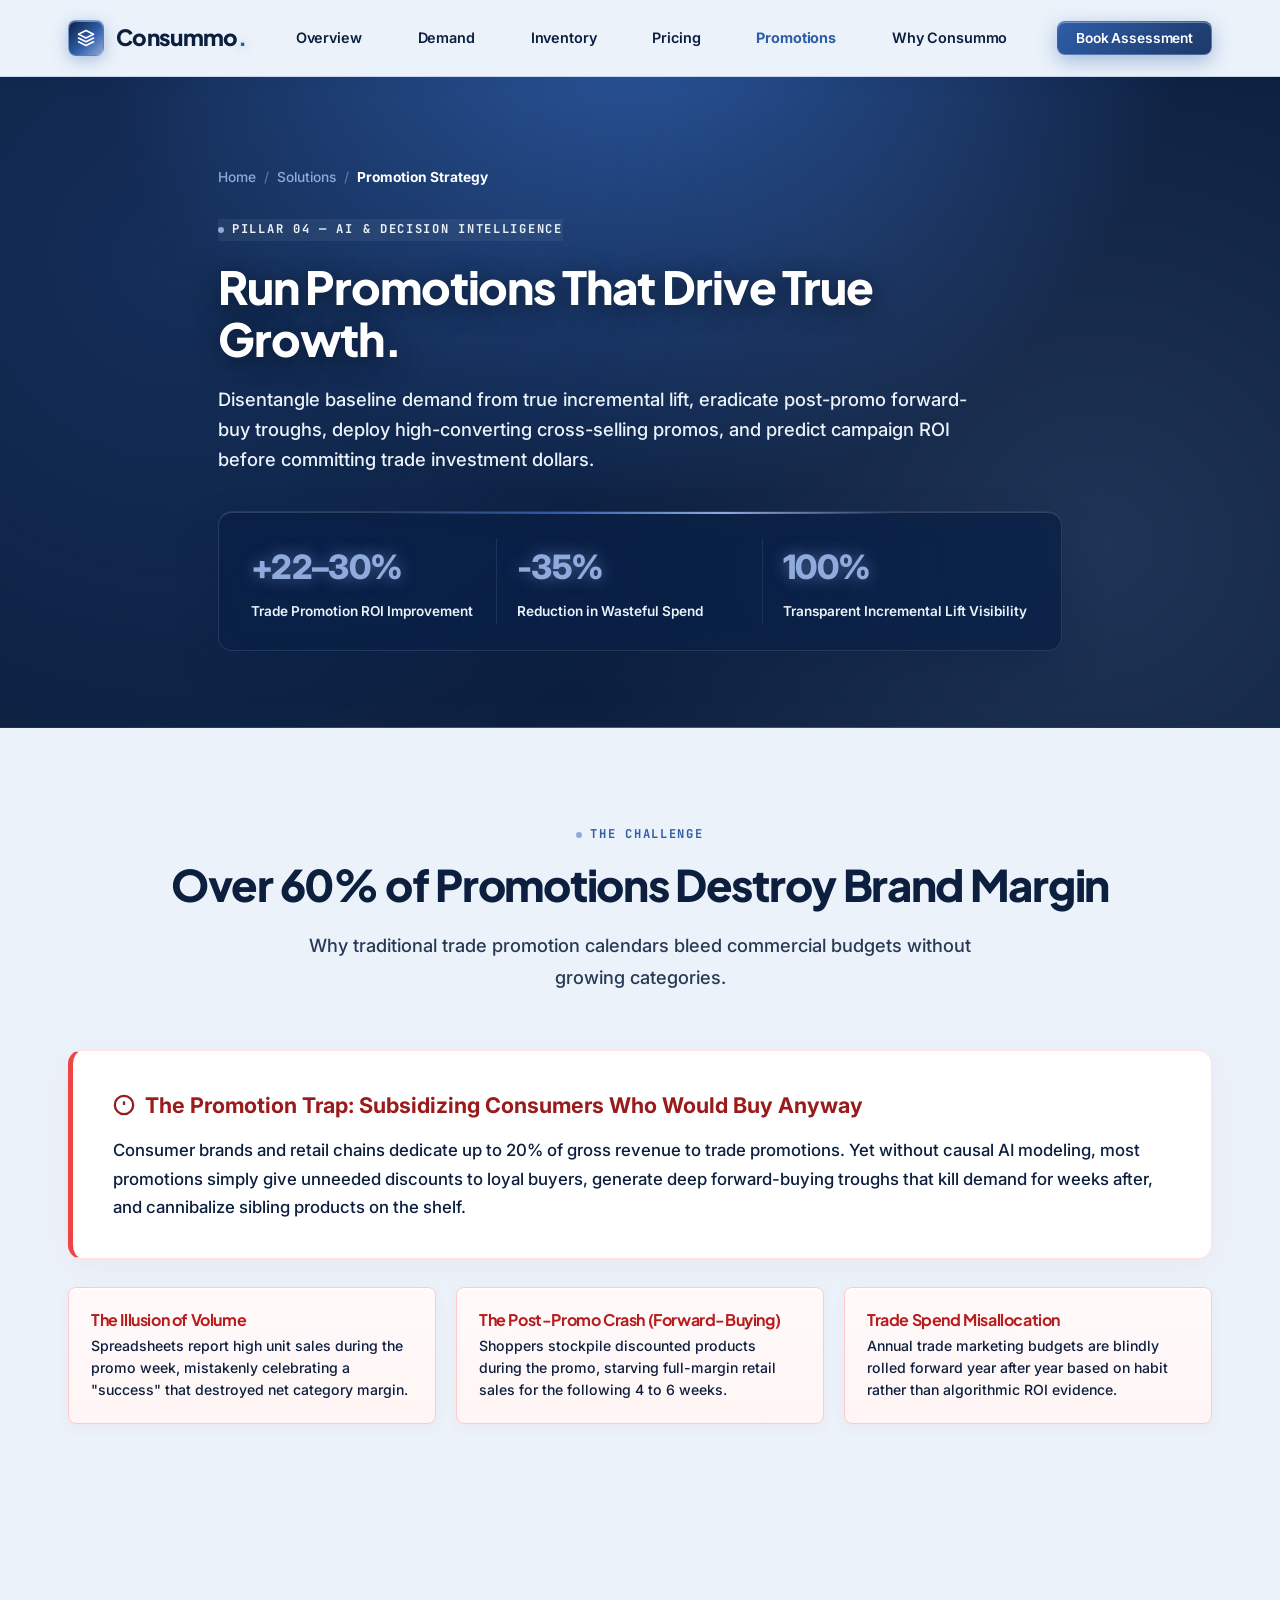
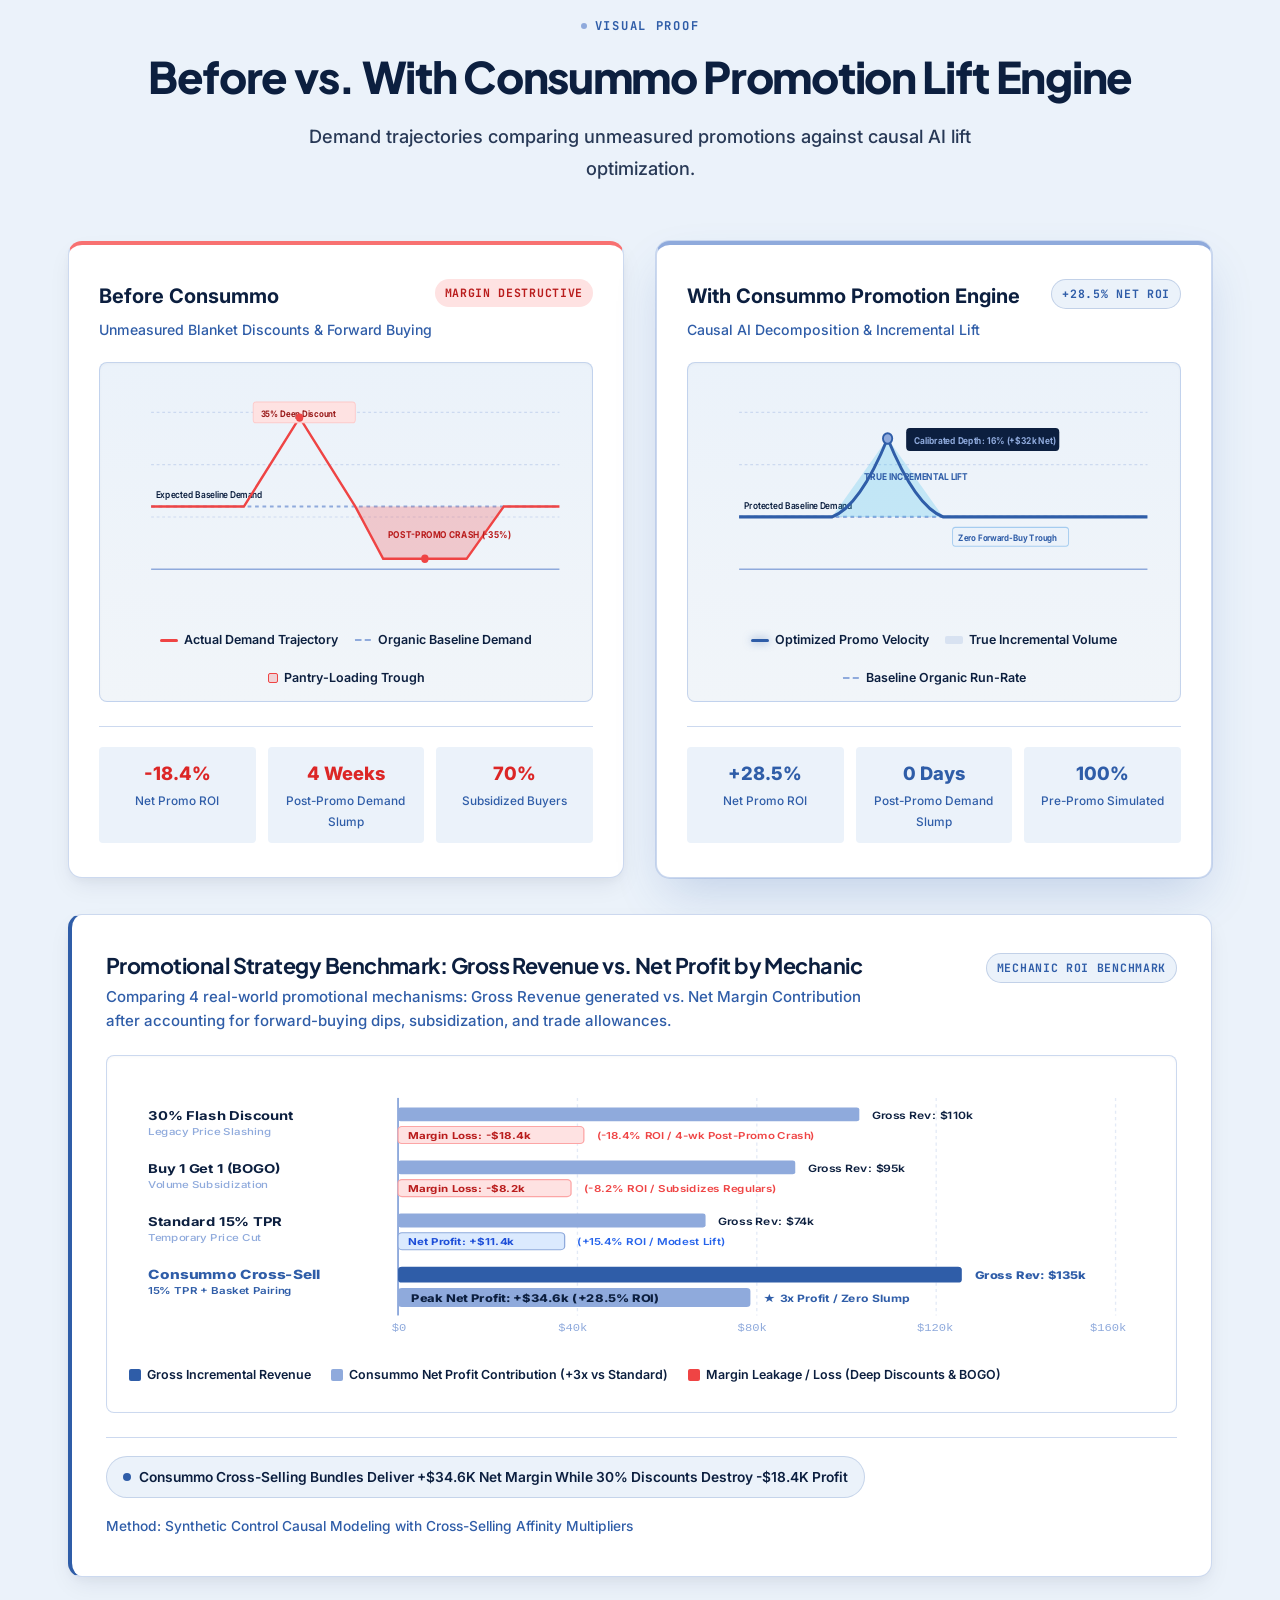
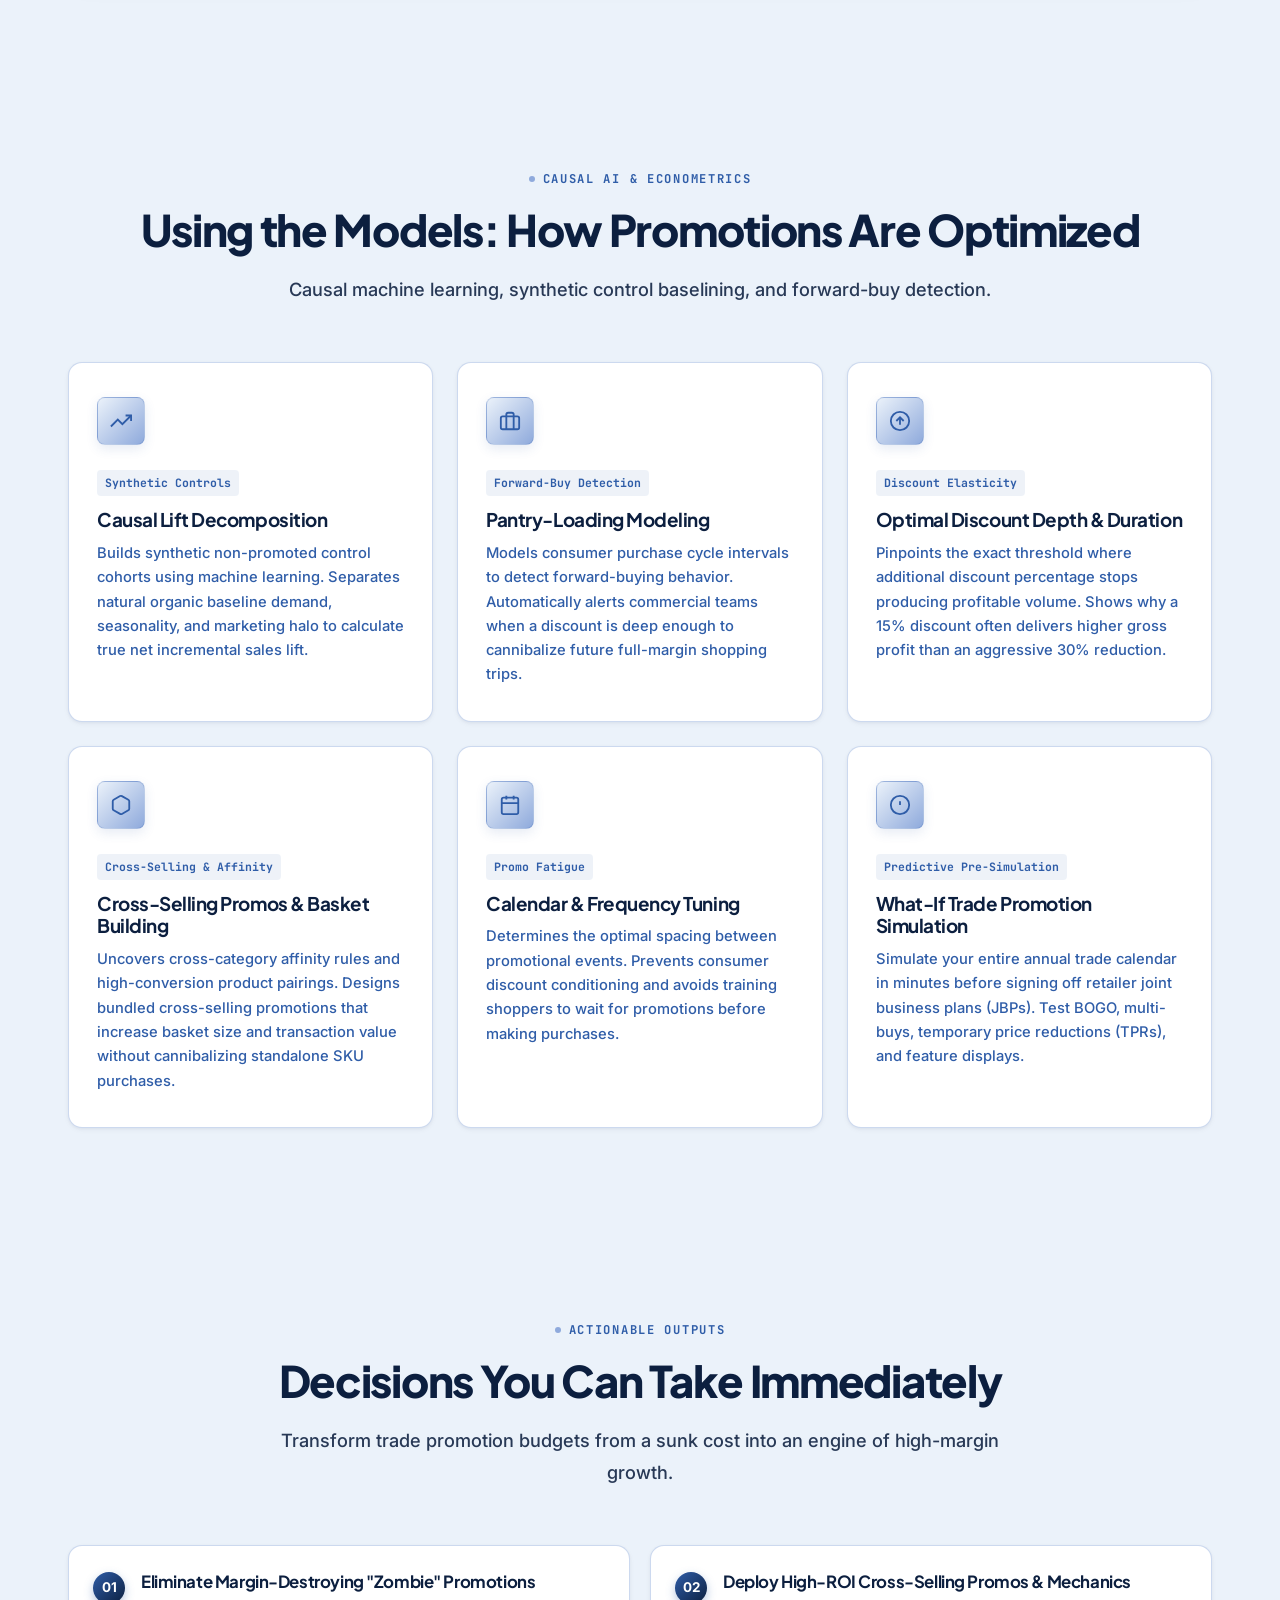
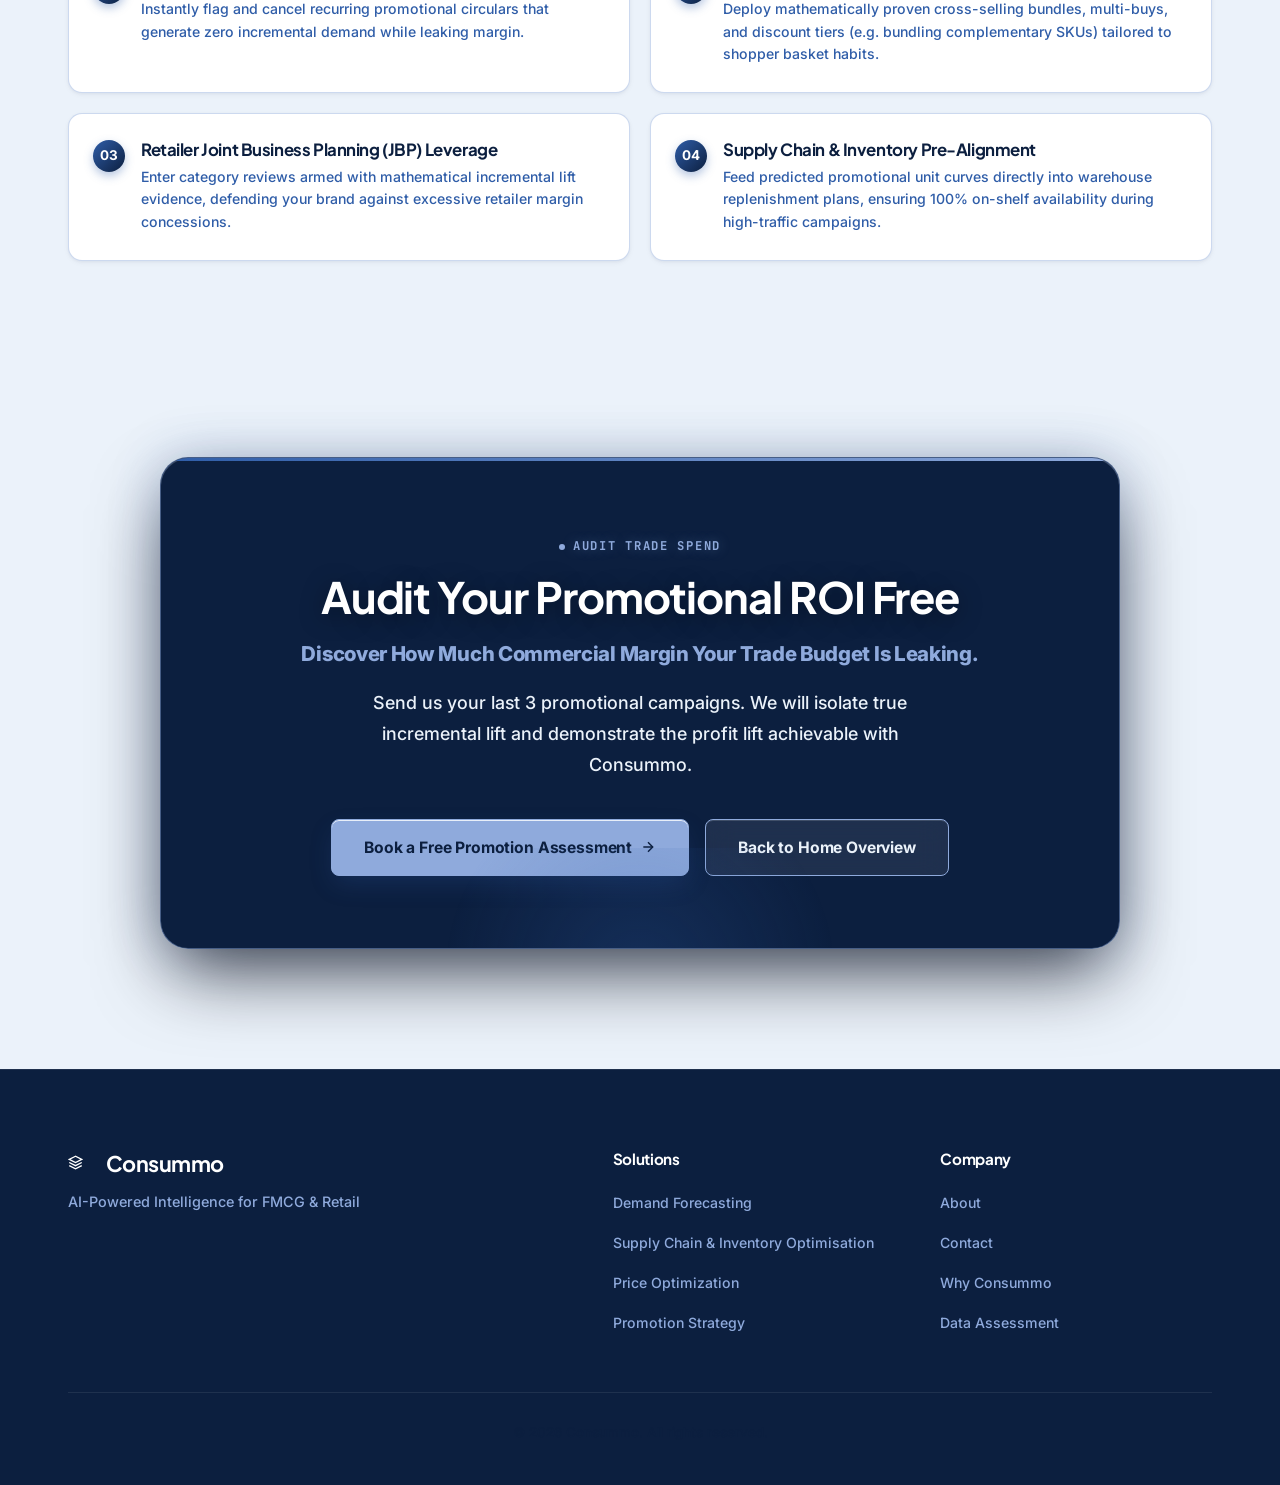
<file: promotion-strategy.html>
<!DOCTYPE html>
<html lang="en">

<head>
  <meta charset="UTF-8">
  <meta name="viewport" content="width=device-width, initial-scale=1.0">
  <title>Promotion Strategy | Consummo Decision Intelligence</title>
  <meta name="description"
    content="Discover how Consummo isolates true incremental promotion lift, eliminates post-promo forward-buy troughs, and optimizes trade spend with causal AI models.">

  <!-- Google Fonts -->
  <link rel="preconnect" href="https://fonts.googleapis.com">
  <link rel="preconnect" href="https://fonts.gstatic.com" crossorigin>
  <link
    href="https://fonts.googleapis.com/css2?family=Inter:wght@400;500;600;700&family=JetBrains+Mono:wght@400;500;600;700&family=Plus+Jakarta+Sans:wght@500;600;700;800&display=swap"
    rel="stylesheet">

  <!-- Stylesheet -->
  <link rel="stylesheet" href="styles.css">
</head>

<body>

  <!-- Top Scroll Reading Progress Bar -->
  <div class="scroll-progress-bar" id="scroll-progress-bar"></div>

  <!-- Site Header -->
  <header class="site-header" id="site-header">
    <div class="container nav-container">
      <a href="index.html" class="brand-logo">
        <div class="brand-mark">
          <svg width="18" height="18" viewBox="0 0 24 24" fill="none" stroke="currentColor" stroke-width="2.2"
            stroke-linecap="round" stroke-linejoin="round">
            <polygon points="12 2 2 7 12 12 22 7 12 2"></polygon>
            <polyline points="2 17 12 22 22 17"></polyline>
            <polyline points="2 12 12 17 22 12"></polyline>
          </svg>
        </div>
        <span>Consummo<span class="dot">.</span></span>
      </a>

      <nav class="nav-menu" id="nav-menu">
        <a href="index.html#solutions" class="nav-link">Overview</a>
        <a href="demand-forecasting.html" class="nav-link">Demand</a>
        <a href="inventory-optimisation.html" class="nav-link">Inventory</a>
        <a href="price-optimisation.html" class="nav-link">Pricing</a>
        <a href="promotion-strategy.html" class="nav-link is-active" style="color: var(--sn-blue); font-weight:700;">Promotions</a>
        <a href="index.html#why-consummo" class="nav-link">Why Consummo</a>
      </nav>

      <div class="nav-actions">
        <button class="btn btn-primary btn-sm open-modal-btn">
          <span>Book Assessment</span>
        </button>
        <button class="mobile-toggle" id="mobile-toggle-btn" aria-label="Toggle Menu">
          <svg width="22" height="22" viewBox="0 0 24 24" fill="none" stroke="currentColor" stroke-width="2">
            <line x1="3" y1="12" x2="21" y2="12"></line>
            <line x1="3" y1="6" x2="21" y2="6"></line>
            <line x1="3" y1="18" x2="21" y2="18"></line>
          </svg>
        </button>
      </div>
    </div>
  </header>

  <!-- Hero Section -->
  <section class="solution-hero">
    <div class="container solution-hero-content">
      <div class="breadcrumb-nav">
        <a href="index.html">Home</a>
        <span class="breadcrumb-separator">/</span>
        <a href="index.html#solutions">Solutions</a>
        <span class="breadcrumb-separator">/</span>
        <span class="breadcrumb-current">Promotion Strategy</span>
      </div>

      <div class="section-label" style="background: rgba(255,255,255,0.06); border-color: rgba(255,255,255,0.15); color: #EBF2FA; margin-bottom: 20px;">
        <span class="section-label-dot"></span>
        <span>PILLAR 04 — AI &amp; DECISION INTELLIGENCE</span>
      </div>

      <h1 class="solution-hero-title">
        Run Promotions That Drive True Growth.
      </h1>
      <p class="solution-hero-desc">
        Disentangle baseline demand from true incremental lift, eradicate post-promo forward-buy troughs, deploy high-converting cross-selling promos, and predict campaign ROI before committing trade investment dollars.
      </p>

      <div class="solution-hero-stats">
        <div class="hero-stat-card">
          <div class="hero-stat-num">+22–30%</div>
          <div class="hero-stat-lbl">Trade Promotion ROI Improvement</div>
        </div>
        <div class="hero-stat-card">
          <div class="hero-stat-num">-35%</div>
          <div class="hero-stat-lbl">Reduction in Wasteful Spend</div>
        </div>
        <div class="hero-stat-card">
          <div class="hero-stat-num">100%</div>
          <div class="hero-stat-lbl">Transparent Incremental Lift Visibility</div>
        </div>
      </div>
    </div>
  </section>

  <!-- Section 1: The Challenge -->
  <section class="detail-section">
    <div class="container">
      <div class="center-header">
        <span class="section-label">
          <span class="section-label-dot"></span>
          <span>The Challenge</span>
        </span>
        <h2 class="section-title">Over 60% of Promotions Destroy Brand Margin</h2>
        <p class="section-subtitle">Why traditional trade promotion calendars bleed commercial budgets without growing categories.</p>
      </div>

      <div class="challenge-callout-box">
        <div class="challenge-callout-title">
          <svg width="22" height="22" viewBox="0 0 24 24" fill="none" stroke="currentColor" stroke-width="2.5">
            <circle cx="12" cy="12" r="10"></circle>
            <line x1="12" y1="8" x2="12" y2="12"></line>
            <line x1="12" y1="16" x2="12.01" y2="16"></line>
          </svg>
          <span>The Promotion Trap: Subsidizing Consumers Who Would Buy Anyway</span>
        </div>
        <p class="challenge-callout-text">
          Consumer brands and retail chains dedicate up to 20% of gross revenue to trade promotions. Yet without causal AI modeling, most promotions simply give unneeded discounts to loyal buyers, generate deep forward-buying troughs that kill demand for weeks after, and cannibalize sibling products on the shelf.
        </p>
      </div>

      <div class="challenge-pain-grid">
        <div class="pain-item">
          <h4>The Illusion of Volume</h4>
          <p>Spreadsheets report high unit sales during the promo week, mistakenly celebrating a "success" that destroyed net category margin.</p>
        </div>
        <div class="pain-item">
          <h4>The Post-Promo Crash (Forward-Buying)</h4>
          <p>Shoppers stockpile discounted products during the promo, starving full-margin retail sales for the following 4 to 6 weeks.</p>
        </div>
        <div class="pain-item">
          <h4>Trade Spend Misallocation</h4>
          <p>Annual trade marketing budgets are blindly rolled forward year after year based on habit rather than algorithmic ROI evidence.</p>
        </div>
      </div>
    </div>
  </section>

  <!-- Section 2: Before vs. After Visual Graphs -->
  <section class="detail-section alt-bg">
    <div class="container">
      <div class="center-header">
        <span class="section-label">
          <span class="section-label-dot"></span>
          <span>Visual Proof</span>
        </span>
        <h2 class="section-title">Before vs. With Consummo Promotion Lift Engine</h2>
        <p class="section-subtitle">Demand trajectories comparing unmeasured promotions against causal AI lift optimization.</p>
      </div>

      <div class="viz-comparison-grid">
        <!-- Card 1: Before Consummo -->
        <div class="viz-card before-card">
          <div class="viz-card-header">
            <div>
              <div class="viz-card-title">Before Consummo</div>
              <div class="viz-card-subtitle">Unmeasured Blanket Discounts &amp; Forward Buying</div>
            </div>
            <span class="viz-badge before">Margin Destructive</span>
          </div>

          <div class="svg-chart-wrapper">
            <svg class="chart-svg" viewBox="0 0 500 220" preserveAspectRatio="none">
              <!-- Grid lines -->
              <line x1="40" y1="30" x2="480" y2="30" stroke="rgba(143, 170, 220, 0.35)" stroke-width="1" stroke-dasharray="3,3" />
              <line x1="40" y1="80" x2="480" y2="80" stroke="rgba(143, 170, 220, 0.35)" stroke-width="1" stroke-dasharray="3,3" />
              <line x1="40" y1="130" x2="480" y2="130" stroke="rgba(143, 170, 220, 0.35)" stroke-width="1" stroke-dasharray="3,3" />
              <line x1="40" y1="180" x2="480" y2="180" stroke="#8FAADC" stroke-width="1.5" />

              <!-- Baseline Demand (Flat dotted grey line) -->
              <line x1="40" y1="120" x2="480" y2="120" stroke="#8FAADC" stroke-width="2" stroke-dasharray="4,4" />
              <text x="45" y="112" font-size="9" fill="#0C1F3F" font-weight="600">Expected Baseline Demand</text>

              <!-- Subsidized Spike and Forward-Buy Crash (Plunging below baseline) -->
              <path d="M 40,120 L 140,120 L 200,35 L 260,120 L 290,170 L 380,170 L 420,120 L 480,120" fill="none" stroke="#ef4444" stroke-width="2.5" />

              <!-- Forward-Buy Slump Shaded Area (Loss below baseline) -->
              <polygon points="260,120 290,170 380,170 420,120" fill="rgba(239, 68, 68, 0.25)" />
              <text x="295" y="150" font-size="9" fill="#b91c1c" font-weight="bold">POST-PROMO CRASH (-35%)</text>

              <!-- Promo Window Callout -->
              <rect x="150" y="20" width="110" height="20" rx="3" fill="#fee2e2" stroke="#fecaca" />
              <text x="158" y="34" font-size="8.5" fill="#991b1b" font-weight="bold">35% Deep Discount</text>

              <circle cx="200" cy="35" r="4" fill="#ef4444" />
              <circle cx="335" cy="170" r="4" fill="#ef4444" />
            </svg>

            <div class="chart-legend">
              <div class="legend-item">
                <div class="legend-line legacy-error" style="background:#ef4444; border:none; height:2.5px;"></div>
                <span>Actual Demand Trajectory</span>
              </div>
              <div class="legend-item">
                <div class="legend-line actual" style="border-top:2px dashed #8FAADC; background:none;"></div>
                <span>Organic Baseline Demand</span>
              </div>
              <div class="legend-item">
                <span style="display:inline-block; width:10px; height:10px; background:rgba(239, 68, 68, 0.2); border:1px solid #ef4444; border-radius:2px;"></span>
                <span>Pantry-Loading Trough</span>
              </div>
            </div>
          </div>

          <div class="viz-metrics-row">
            <div class="viz-metric-box">
              <div class="viz-metric-val">-18.4%</div>
              <div class="viz-metric-label">Net Promo ROI</div>
            </div>
            <div class="viz-metric-box">
              <div class="viz-metric-val">4 Weeks</div>
              <div class="viz-metric-label">Post-Promo Demand Slump</div>
            </div>
            <div class="viz-metric-box">
              <div class="viz-metric-val">70%</div>
              <div class="viz-metric-label">Subsidized Buyers</div>
            </div>
          </div>
        </div>

        <!-- Card 2: With Consummo -->
        <div class="viz-card after-card">
          <div class="viz-card-header">
            <div>
              <div class="viz-card-title">With Consummo Promotion Engine</div>
              <div class="viz-card-subtitle">Causal AI Decomposition &amp; Incremental Lift</div>
            </div>
            <span class="viz-badge after">+28.5% Net ROI</span>
          </div>

          <div class="svg-chart-wrapper">
            <svg class="chart-svg" viewBox="0 0 500 220" preserveAspectRatio="none">
              <!-- Grid lines -->
              <line x1="40" y1="30" x2="480" y2="30" stroke="rgba(143, 170, 220, 0.35)" stroke-width="1" stroke-dasharray="3,3" />
              <line x1="40" y1="80" x2="480" y2="80" stroke="rgba(143, 170, 220, 0.35)" stroke-width="1" stroke-dasharray="3,3" />
              <line x1="40" y1="130" x2="480" y2="130" stroke="rgba(143, 170, 220, 0.35)" stroke-width="1" stroke-dasharray="3,3" />
              <line x1="40" y1="180" x2="480" y2="180" stroke="#8FAADC" stroke-width="1.5" />

              <!-- Baseline Demand (Flat dotted grey line) -->
              <line x1="40" y1="130" x2="480" y2="130" stroke="#8FAADC" stroke-width="2" stroke-dasharray="4,4" />
              <text x="45" y="122" font-size="9" fill="#0C1F3F" font-weight="600">Protected Baseline Demand</text>

              <!-- Shaded Incremental Lift Area -->
              <polygon points="140,130 200,55 260,130" fill="rgba(41, 181, 232, 0.22)" />
              <text x="175" y="95" font-size="9" fill="#2F5DA8" font-weight="bold">TRUE INCREMENTAL LIFT</text>

              <!-- Consummo Optimized Promo Curve (Smooth surge, returns cleanly to baseline, zero forward-buy trough) -->
              <path d="M 40,130 L 140,130 Q 170,120 200,55 Q 230,120 260,130 L 480,130" fill="none" stroke="#2F5DA8" stroke-width="3" />

              <!-- Smart Depth Target Callout -->
              <circle cx="200" cy="55" r="5" fill="#8FAADC" stroke="#2F5DA8" stroke-width="2" />
              <rect x="220" y="45" width="165" height="22" rx="4" fill="#0C1F3F" />
              <text x="228" y="60" font-size="9" fill="#8FAADC" font-weight="700">Calibrated Depth: 16% (+$32k Net)</text>

              <rect x="270" y="140" width="125" height="18" rx="3" fill="#EBF2FA" stroke="rgba(0,118,214,0.3)" />
              <text x="276" y="153" font-size="8.5" fill="#2F5DA8" font-weight="700">Zero Forward-Buy Trough</text>
            </svg>

            <div class="chart-legend">
              <div class="legend-item">
                <div class="legend-line consummo-ai"></div>
                <span>Optimized Promo Velocity</span>
              </div>
              <div class="legend-item">
                <div class="legend-line ci-band"></div>
                <span>True Incremental Volume</span>
              </div>
              <div class="legend-item">
                <div class="legend-line actual" style="border-top:2px dashed #8FAADC; background:none;"></div>
                <span>Baseline Organic Run-Rate</span>
              </div>
            </div>
          </div>

          <div class="viz-metrics-row">
            <div class="viz-metric-box">
              <div class="viz-metric-val">+28.5%</div>
              <div class="viz-metric-label">Net Promo ROI</div>
            </div>
            <div class="viz-metric-box">
              <div class="viz-metric-val">0 Days</div>
              <div class="viz-metric-label">Post-Promo Demand Slump</div>
            </div>
            <div class="viz-metric-box">
              <div class="viz-metric-val">100%</div>
              <div class="viz-metric-label">Pre-Promo Simulated</div>
            </div>
          </div>
        </div>
      </div>

      <!-- Additional Visualization: Promotional Mechanic ROI & Margin Bar Chart -->
      <div class="viz-deepdive-showcase">
        <div class="viz-deepdive-header">
          <div>
            <h3>Promotional Strategy Benchmark: Gross Revenue vs. Net Profit by Mechanic</h3>
            <p>Comparing 4 real-world promotional mechanisms: Gross Revenue generated vs. Net Margin Contribution after accounting for forward-buying dips, subsidization, and trade allowances.</p>
          </div>
          <span class="viz-badge after">Mechanic ROI Benchmark</span>
        </div>

        <div class="svg-chart-wrapper" style="background:#ffffff; border:1px solid var(--border-light); padding:26px 22px;">
          <svg class="chart-svg" viewBox="0 0 800 245" preserveAspectRatio="none" style="height:260px;">
            <!-- Grid Lines -->
            <line x1="210" y1="15" x2="210" y2="220" stroke="#8FAADC" stroke-width="1.5" />
            <line x1="350" y1="15" x2="350" y2="220" stroke="rgba(143, 170, 220, 0.25)" stroke-width="1" stroke-dasharray="3,3" />
            <line x1="490" y1="15" x2="490" y2="220" stroke="rgba(143, 170, 220, 0.25)" stroke-width="1" stroke-dasharray="3,3" />
            <line x1="630" y1="15" x2="630" y2="220" stroke="rgba(143, 170, 220, 0.25)" stroke-width="1" stroke-dasharray="3,3" />
            <line x1="770" y1="15" x2="770" y2="220" stroke="rgba(143, 170, 220, 0.25)" stroke-width="1" stroke-dasharray="3,3" />

            <!-- MECHANIC 1: 30% Flash Discount -->
            <text x="15" y="36" font-size="11.5" fill="#0C1F3F" font-weight="700">30% Flash Discount</text>
            <text x="15" y="50" font-size="9" fill="#8FAADC">Legacy Price Slashing</text>
            <!-- Gross Rev Bar -->
            <rect x="210" y="24" width="360" height="13" rx="2" fill="#8FAADC" />
            <text x="580" y="35" font-size="9.5" fill="#0C1F3F" font-weight="600">Gross Rev: $110k</text>
            <!-- Net Margin Alert Box -->
            <rect x="210" y="42" width="145" height="16" rx="3" fill="#fee2e2" stroke="#fca5a5" stroke-width="1" />
            <text x="218" y="54" font-size="9" fill="#b91c1c" font-weight="700">Margin Loss: -$18.4k</text>
            <text x="365" y="54" font-size="9" fill="#ef4444" font-weight="600">(-18.4% ROI / 4-wk Post-Promo Crash)</text>

            <!-- MECHANIC 2: Buy 1 Get 1 (BOGO) -->
            <text x="15" y="86" font-size="11.5" fill="#0C1F3F" font-weight="700">Buy 1 Get 1 (BOGO)</text>
            <text x="15" y="100" font-size="9" fill="#8FAADC">Volume Subsidization</text>
            <!-- Gross Rev Bar -->
            <rect x="210" y="74" width="310" height="13" rx="2" fill="#8FAADC" />
            <text x="530" y="85" font-size="9.5" fill="#0C1F3F" font-weight="600">Gross Rev: $95k</text>
            <!-- Net Margin Alert Box -->
            <rect x="210" y="92" width="135" height="16" rx="3" fill="#fee2e2" stroke="#fca5a5" stroke-width="1" />
            <text x="218" y="104" font-size="9" fill="#b91c1c" font-weight="700">Margin Loss: -$8.2k</text>
            <text x="355" y="104" font-size="9" fill="#ef4444" font-weight="600">(-8.2% ROI / Subsidizes Regulars)</text>

            <!-- MECHANIC 3: Standard 15% TPR -->
            <text x="15" y="136" font-size="11.5" fill="#0C1F3F" font-weight="700">Standard 15% TPR</text>
            <text x="15" y="150" font-size="9" fill="#8FAADC">Temporary Price Cut</text>
            <!-- Gross Rev Bar -->
            <rect x="210" y="124" width="240" height="13" rx="2" fill="#8FAADC" />
            <text x="460" y="135" font-size="9.5" fill="#0C1F3F" font-weight="600">Gross Rev: $74k</text>
            <!-- Net Profit Box -->
            <rect x="210" y="142" width="130" height="16" rx="3" fill="#dbeafe" stroke="#8FAADC" stroke-width="1" />
            <text x="218" y="154" font-size="9" fill="#1d4ed8" font-weight="700">Net Profit: +$11.4k</text>
            <text x="350" y="154" font-size="9" fill="#2563eb" font-weight="600">(+15.4% ROI / Modest Lift)</text>

            <!-- MECHANIC 4: Consummo 15% Cross-Sell Bundle -->
            <text x="15" y="186" font-size="12" fill="#2F5DA8" font-weight="800">Consummo Cross-Sell</text>
            <text x="15" y="200" font-size="9" fill="#2F5DA8" font-weight="600">15% TPR + Basket Pairing</text>
            <!-- Gross Rev Bar -->
            <rect x="210" y="174" width="440" height="15" rx="3" fill="#2F5DA8" />
            <text x="660" y="186" font-size="10" fill="#2F5DA8" font-weight="800">Gross Rev: $135k</text>
            <!-- Net Profit Box -->
            <rect x="210" y="194" width="275" height="18" rx="3" fill="#8FAADC" />
            <text x="220" y="207" font-size="10" fill="#0C1F3F" font-weight="800">Peak Net Profit: +$34.6k (+28.5% ROI)</text>
            <text x="495" y="207" font-size="9.5" fill="#2F5DA8" font-weight="700">★ 3x Profit / Zero Slump</text>

            <!-- X Axis Labels -->
            <text x="205" y="235" font-size="9.5" fill="#8FAADC" font-family="monospace">$0</text>
            <text x="335" y="235" font-size="9.5" fill="#8FAADC" font-family="monospace">$40k</text>
            <text x="475" y="235" font-size="9.5" fill="#8FAADC" font-family="monospace">$80k</text>
            <text x="615" y="235" font-size="9.5" fill="#8FAADC" font-family="monospace">$120k</text>
            <text x="750" y="235" font-size="9.5" fill="#8FAADC" font-family="monospace">$160k</text>
          </svg>

          <!-- Interactive Legend -->
          <div class="chart-legend" style="margin-top:14px; justify-content:flex-start; gap:20px;">
            <div class="legend-item">
              <span style="display:inline-block; width:12px; height:12px; background:#2F5DA8; border-radius:2px;"></span>
              <span>Gross Incremental Revenue</span>
            </div>
            <div class="legend-item">
              <span style="display:inline-block; width:12px; height:12px; background:#8FAADC; border-radius:2px;"></span>
              <span>Consummo Net Profit Contribution (+3x vs Standard)</span>
            </div>
            <div class="legend-item">
              <span style="display:inline-block; width:12px; height:12px; background:#ef4444; border-radius:2px;"></span>
              <span>Margin Leakage / Loss (Deep Discounts &amp; BOGO)</span>
            </div>
          </div>
        </div>

        <div class="viz-deepdive-footer">
          <div class="viz-insight-pill">
            <span class="viz-insight-dot"></span>
            <span>Consummo Cross-Selling Bundles Deliver +$34.6K Net Margin While 30% Discounts Destroy -$18.4K Profit</span>
          </div>
          <span style="font-size:0.86rem; color:var(--text-muted); font-weight:500;">Method: Synthetic Control Causal Modeling with Cross-Selling Affinity Multipliers</span>
        </div>
      </div>
    </div>
  </section>

  <!-- Section 3: Technical Deep Dive -->
  <section class="detail-section">
    <div class="container">
      <div class="center-header">
        <span class="section-label">
          <span class="section-label-dot"></span>
          <span>Causal AI &amp; Econometrics</span>
        </span>
        <h2 class="section-title">Using the Models: How Promotions Are Optimized</h2>
        <p class="section-subtitle">Causal machine learning, synthetic control baselining, and forward-buy detection.</p>
      </div>

      <div class="tech-deepdive-grid">
        <!-- Tech 1 -->
        <div class="tech-deepdive-card">
          <div class="tech-card-icon">
            <svg width="22" height="22" viewBox="0 0 24 24" fill="none" stroke="currentColor" stroke-width="2">
              <polyline points="23 6 13.5 15.5 8.5 10.5 1 18"></polyline>
              <polyline points="17 6 23 6 23 12"></polyline>
            </svg>
          </div>
          <span class="tech-algo-tag">Synthetic Controls</span>
          <h3>Causal Lift Decomposition</h3>
          <p>
            Builds synthetic non-promoted control cohorts using machine learning. Separates natural organic baseline demand, seasonality, and marketing halo to calculate true net incremental sales lift.
          </p>
        </div>

        <!-- Tech 2 -->
        <div class="tech-deepdive-card">
          <div class="tech-card-icon">
            <svg width="22" height="22" viewBox="0 0 24 24" fill="none" stroke="currentColor" stroke-width="2">
              <rect x="2" y="7" width="20" height="14" rx="2" ry="2"></rect>
              <path d="M16 21V5a2 2 0 0 0-2-2h-4a2 2 0 0 0-2 2v16"></path>
            </svg>
          </div>
          <span class="tech-algo-tag">Forward-Buy Detection</span>
          <h3>Pantry-Loading Modeling</h3>
          <p>
            Models consumer purchase cycle intervals to detect forward-buying behavior. Automatically alerts commercial teams when a discount is deep enough to cannibalize future full-margin shopping trips.
          </p>
        </div>

        <!-- Tech 3 -->
        <div class="tech-deepdive-card">
          <div class="tech-card-icon">
            <svg width="22" height="22" viewBox="0 0 24 24" fill="none" stroke="currentColor" stroke-width="2">
              <circle cx="12" cy="12" r="10"></circle>
              <path d="M16 12l-4-4-4 4"></path>
              <line x1="12" y1="16" x2="12" y2="8"></line>
            </svg>
          </div>
          <span class="tech-algo-tag">Discount Elasticity</span>
          <h3>Optimal Discount Depth &amp; Duration</h3>
          <p>
            Pinpoints the exact threshold where additional discount percentage stops producing profitable volume. Shows why a 15% discount often delivers higher gross profit than an aggressive 30% reduction.
          </p>
        </div>

        <!-- Tech 4 -->
        <div class="tech-deepdive-card">
          <div class="tech-card-icon">
            <svg width="22" height="22" viewBox="0 0 24 24" fill="none" stroke="currentColor" stroke-width="2">
              <path d="M21 16V8a2 2 0 0 0-1-1.73l-7-4a2 2 0 0 0-2 0l-7 4A2 2 0 0 0 3 8v8a2 2 0 0 0 1 1.73l7 4a2 2 0 0 0 2 0l7-4A2 2 0 0 0 21 16z"></path>
            </svg>
          </div>
          <span class="tech-algo-tag">Cross-Selling &amp; Affinity</span>
          <h3>Cross-Selling Promos &amp; Basket Building</h3>
          <p>
            Uncovers cross-category affinity rules and high-conversion product pairings. Designs bundled cross-selling promotions that increase basket size and transaction value without cannibalizing standalone SKU purchases.
          </p>
        </div>

        <!-- Tech 5 -->
        <div class="tech-deepdive-card">
          <div class="tech-card-icon">
            <svg width="22" height="22" viewBox="0 0 24 24" fill="none" stroke="currentColor" stroke-width="2">
              <rect x="3" y="4" width="18" height="18" rx="2" ry="2"></rect>
              <line x1="16" y1="2" x2="16" y2="6"></line>
              <line x1="8" y1="2" x2="8" y2="6"></line>
              <line x1="3" y1="10" x2="21" y2="10"></line>
            </svg>
          </div>
          <span class="tech-algo-tag">Promo Fatigue</span>
          <h3>Calendar &amp; Frequency Tuning</h3>
          <p>
            Determines the optimal spacing between promotional events. Prevents consumer discount conditioning and avoids training shoppers to wait for promotions before making purchases.
          </p>
        </div>

        <!-- Tech 6 -->
        <div class="tech-deepdive-card">
          <div class="tech-card-icon">
            <svg width="22" height="22" viewBox="0 0 24 24" fill="none" stroke="currentColor" stroke-width="2">
              <circle cx="12" cy="12" r="10"></circle>
              <line x1="12" y1="8" x2="12" y2="12"></line>
              <line x1="12" y1="16" x2="12.01" y2="16"></line>
            </svg>
          </div>
          <span class="tech-algo-tag">Predictive Pre-Simulation</span>
          <h3>What-If Trade Promotion Simulation</h3>
          <p>
            Simulate your entire annual trade calendar in minutes before signing off retailer joint business plans (JBPs). Test BOGO, multi-buys, temporary price reductions (TPRs), and feature displays.
          </p>
        </div>
      </div>
    </div>
  </section>

  <!-- Section 4: Decisions You Can Take -->
  <section class="detail-section alt-bg">
    <div class="container">
      <div class="center-header">
        <span class="section-label">
          <span class="section-label-dot"></span>
          <span>Actionable Outputs</span>
        </span>
        <h2 class="section-title">Decisions You Can Take Immediately</h2>
        <p class="section-subtitle">Transform trade promotion budgets from a sunk cost into an engine of high-margin growth.</p>
      </div>

      <div class="decisions-flow-list">
        <div class="decision-flow-item">
          <div class="decision-flow-bullet">01</div>
          <div class="decision-flow-content">
            <h4>Eliminate Margin-Destroying "Zombie" Promotions</h4>
            <p>Instantly flag and cancel recurring promotional circulars that generate zero incremental demand while leaking margin.</p>
          </div>
        </div>

        <div class="decision-flow-item">
          <div class="decision-flow-bullet">02</div>
          <div class="decision-flow-content">
            <h4>Deploy High-ROI Cross-Selling Promos &amp; Mechanics</h4>
            <p>Deploy mathematically proven cross-selling bundles, multi-buys, and discount tiers (e.g. bundling complementary SKUs) tailored to shopper basket habits.</p>
          </div>
        </div>

        <div class="decision-flow-item">
          <div class="decision-flow-bullet">03</div>
          <div class="decision-flow-content">
            <h4>Retailer Joint Business Planning (JBP) Leverage</h4>
            <p>Enter category reviews armed with mathematical incremental lift evidence, defending your brand against excessive retailer margin concessions.</p>
          </div>
        </div>

        <div class="decision-flow-item">
          <div class="decision-flow-bullet">04</div>
          <div class="decision-flow-content">
            <h4>Supply Chain &amp; Inventory Pre-Alignment</h4>
            <p>Feed predicted promotional unit curves directly into warehouse replenishment plans, ensuring 100% on-shelf availability during high-traffic campaigns.</p>
          </div>
        </div>
      </div>
    </div>
  </section>


  <!-- Final CTA -->
  <section class="final-cta-section" id="contact">
    <div class="container">
      <div class="cta-box">
        <span class="section-label">
          <span class="section-label-dot"></span>
          <span>Audit Trade Spend</span>
        </span>
        <h2>Audit Your Promotional ROI Free</h2>
        <div class="solution-headline" style="margin-bottom: 18px;">Discover How Much Commercial Margin Your Trade Budget Is Leaking.</div>
        <p>
          Send us your last 3 promotional campaigns. We will isolate true incremental lift and demonstrate the profit lift achievable with Consummo.
        </p>
        <div class="cta-box-buttons">
          <button class="btn btn-cyan btn-lg open-modal-btn">
            <span>Book a Free Promotion Assessment</span>
            <svg width="16" height="16" viewBox="0 0 24 24" fill="none" stroke="currentColor" stroke-width="2.2">
              <line x1="5" y1="12" x2="19" y2="12"></line>
              <polyline points="12 5 19 12 12 19"></polyline>
            </svg>
          </button>
          <a href="index.html" class="btn btn-ghost-dark btn-lg">
            <span>Back to Home Overview</span>
          </a>
        </div>
      </div>
    </div>
  </section>

  <!-- Footer -->
  <footer class="site-footer">
    <div class="container">
      <div class="footer-grid">
        <div class="footer-brand">
          <div style="display:flex; align-items:center; gap:10px; margin-bottom:12px;">
            <div class="brand-mark" style="width:28px; height:28px;">
              <svg width="15" height="15" viewBox="0 0 24 24" fill="none" stroke="currentColor" stroke-width="2.2">
                <polygon points="12 2 2 7 12 12 22 7 12 2"></polygon>
                <polyline points="2 17 12 22 22 17"></polyline>
                <polyline points="2 12 12 17 22 12"></polyline>
              </svg>
            </div>
            <h3 style="margin:0; font-size:1.35rem; color:#ffffff;">Consummo</h3>
          </div>
          <p>AI-Powered Intelligence for FMCG &amp; Retail</p>
        </div>

        <div class="footer-col">
          <h4>Solutions</h4>
          <ul>
            <li><a href="demand-forecasting.html">Demand Forecasting</a></li>
            <li><a href="inventory-optimisation.html">Supply Chain &amp; Inventory Optimisation</a></li>
            <li><a href="price-optimisation.html">Price Optimization</a></li>
            <li><a href="promotion-strategy.html">Promotion Strategy</a></li>
          </ul>
        </div>

        <div class="footer-col">
          <h4>Company</h4>
          <ul>
            <li><a href="index.html#about">About</a></li>
            <li><a href="#contact" class="open-modal-btn">Contact</a></li>
            <li><a href="index.html#why-consummo">Why Consummo</a></li>
            <li><a href="#contact" class="open-modal-btn">Data Assessment</a></li>
          </ul>
        </div>
      </div>

      <div class="footer-bottom">
        <div>© 2026 Consummo. All rights reserved.</div>
      </div>
    </div>
  </footer>

  <!-- Assessment Modal -->
  <div class="modal-backdrop" id="assessment-modal">
    <div class="modal-container">
      <div class="modal-header">
        <div>
          <div class="modal-title">Book a Free Data Assessment</div>
          <div class="modal-subtitle">Benchmark promotional effectiveness &amp; lift with Consummo AI</div>
        </div>
        <button class="modal-close" id="modal-close-btn" aria-label="Close modal">×</button>
      </div>

      <div class="modal-body">
        <form id="assessment-form">
          <div class="form-group">
            <label class="form-label" for="modal-name">Full Name</label>
            <input type="text" class="form-input" id="modal-name" placeholder="Elena Rostova" required>
          </div>

          <div class="form-group">
            <label class="form-label" for="modal-email">Work Email</label>
            <input type="email" class="form-input" id="modal-email" placeholder="e.rostova@fmcgbrand.com" required>
          </div>

          <div class="form-group">
            <label class="form-label" for="modal-company">Company Name</label>
            <input type="text" class="form-input" id="modal-company" placeholder="National Consumer Goods" required>
          </div>

          <div class="form-group">
            <label class="form-label" for="modal-focus">Primary Assessment Focus</label>
            <select class="custom-select" id="modal-focus">
              <option value="demand">Demand Planning &amp; Forecasting</option>
              <option value="inventory">Inventory Optimisation</option>
              <option value="supply">Supply Chain Optimisation</option>
              <option value="commercial" selected>Commercial Intelligence &amp; Pricing</option>
            </select>
          </div>
        </form>
      </div>

      <div class="modal-footer">
        <button type="button" class="btn btn-secondary btn-sm" id="modal-cancel-btn">Cancel</button>
        <button type="button" class="btn btn-primary btn-sm" id="modal-submit-btn">Submit Request</button>
      </div>
    </div>
  </div>

  <div class="toast-container" id="toast-container"></div>

  <!-- Floating Back to Top Button -->
  <button class="back-to-top-btn" id="back-to-top-btn" aria-label="Back to top">
    <svg width="18" height="18" viewBox="0 0 24 24" fill="none" stroke="currentColor" stroke-width="2.5" stroke-linecap="round" stroke-linejoin="round">
      <line x1="12" y1="19" x2="12" y2="5"></line>
      <polyline points="5 12 12 5 19 12"></polyline>
    </svg>
  </button>

  <script src="app.js"></script>
</body>

</html>
</file>
<file: styles.css>
/* ==========================================================================
   Consummo - Snowflake-Inspired Enterprise UI/UX System
   Enhanced Edition: Confident & Exciting First Impression, Satisfying Clicks,
   Silky Scroll Reveals & Smooth Micro-Animations
   ========================================================================== */

:root {
  /* User-Requested Custom Palette:
     #0C1F3F (Deep Navy) | #2F5DA8 (Royal Cobalt) | #8FAADC (Soft Ice Blue) | #EBF2FA (Ice White Blue) */
  --sn-cyan: #8FAADC;
  --sn-cyan-hover: #7b9fd9;
  --sn-cyan-light: #EBF2FA;
  --sn-cyan-muted: rgba(143, 170, 220, 0.25);
  --sn-cyan-glow: rgba(143, 170, 220, 0.55);
  --sn-neon-cyan: #8FAADC;
  
  --sn-blue: #2F5DA8;
  --sn-blue-hover: #244985;
  --sn-blue-dark: #0C1F3F;
  --sn-blue-light: #EBF2FA;
  --sn-blue-subtle: #EBF2FA;
  --sn-sapphire: #2F5DA8;
  --sn-sapphire-deep: #0C1F3F;
  --sn-violet: #2F5DA8;
  --sn-emerald: #10b981;

  /* Midnight & Dark Surfaces (#0C1F3F Palette) */
  --sn-midnight: #0C1F3F;
  --sn-midnight-dark: #0C1F3F;
  --sn-midnight-card: #0C1F3F;
  --sn-midnight-card-hover: #142952;
  --sn-midnight-border: rgba(143, 170, 220, 0.35);

  /* Light & Clean Surfaces (#EBF2FA Ice White Blue & Crisp Card Contrast) */
  --bg-pure: #EBF2FA;
  --bg-subtle: #EBF2FA;
  --bg-ice: #EBF2FA;
  --bg-card-light: #ffffff;
  --bg-card-light-hover: #ffffff;

  /* Typography Colors */
  --text-dark: #0C1F3F;
  --text-heading: #0C1F3F;
  --text-body: #0C1F3F;
  --text-muted: #2F5DA8;
  --text-dim: #8FAADC;
  
  --text-on-dark: #EBF2FA;
  --text-on-dark-muted: #8FAADC;
  --text-on-dark-dim: #8FAADC;

  /* Hairline Borders & Glass Specular Highlights */
  --border-light: rgba(143, 170, 220, 0.45);
  --border-ice: rgba(143, 170, 220, 0.35);
  --border-hover: #2F5DA8;
  --glass-shine: inset 0 1px 0 rgba(255, 255, 255, 1);
  --dark-glass-shine: inset 0 1px 0 rgba(255, 255, 255, 0.15);
  
  /* Top-Tier Multi-Layer Enterprise Diffuse Shadows */
  --shadow-xs: 0 1px 2px rgba(12, 31, 63, 0.04);
  --shadow-sm: 0 2px 6px -1px rgba(12, 31, 63, 0.06), 0 1px 3px rgba(12, 31, 63, 0.04);
  --shadow-md: 0 10px 25px -4px rgba(12, 31, 63, 0.08), 0 4px 10px -2px rgba(12, 31, 63, 0.04);
  --shadow-lg: 0 20px 45px -8px rgba(12, 31, 63, 0.12), 0 8px 18px -4px rgba(12, 31, 63, 0.05);
  --shadow-xl: 0 30px 65px -12px rgba(12, 31, 63, 0.16), 0 12px 28px -6px rgba(12, 31, 63, 0.06);
  --shadow-cyan: 0 12px 32px rgba(143, 170, 220, 0.45);
  --shadow-blue: 0 12px 32px rgba(47, 93, 168, 0.35);
  --shadow-glow-cyan: 0 0 35px rgba(143, 170, 220, 0.4);
  --shadow-glow-indigo: 0 0 35px rgba(47, 93, 168, 0.35);

  /* Typography */
  --font-heading: 'Plus Jakarta Sans', -apple-system, BlinkMacSystemFont, 'Segoe UI', Roboto, sans-serif;
  --font-body: 'Inter', -apple-system, BlinkMacSystemFont, 'Segoe UI', Roboto, sans-serif;
  --font-mono: 'JetBrains Mono', monospace;

  /* Radii & Layout */
  --radius-xs: 4px;
  --radius-sm: 8px;
  --radius-md: 14px;
  --radius-lg: 20px;
  --radius-xl: 28px;
  --radius-full: 9999px;
  --container-width: 1200px;
  
  /* Transitions & Easing */
  --ease-spring: cubic-bezier(0.175, 0.885, 0.32, 1.275);
  --ease-smooth: cubic-bezier(0.16, 1, 0.3, 1);
  --transition-fast: 0.22s cubic-bezier(0.16, 1, 0.3, 1);
  --transition: 0.36s cubic-bezier(0.16, 1, 0.3, 1);
  --transition-card: 0.42s cubic-bezier(0.16, 1, 0.3, 1);
  --transition-slow: 0.75s cubic-bezier(0.16, 1, 0.3, 1);
}

/* ==========================================================================
   CSS Reset & Base Rules
   ========================================================================== */

*, *::before, *::after {
  box-sizing: border-box;
  margin: 0;
  padding: 0;
}

html {
  scroll-behavior: smooth;
  font-size: 16px;
  color-scheme: light;
  background-color: #EBF2FA;
}

body {
  font-family: var(--font-body);
  background-color: #EBF2FA;
  color: var(--text-body);
  line-height: 1.75;
  font-weight: 500;
  overflow-x: hidden;
  position: relative;
  -webkit-font-smoothing: antialiased;
  -moz-osx-font-smoothing: grayscale;
}

/* Top Scroll Reading Progress Bar */
.scroll-progress-bar {
  position: fixed;
  top: 0;
  left: 0;
  height: 3px;
  width: 0%;
  background: linear-gradient(90deg, var(--sn-blue), var(--sn-cyan));
  z-index: 1000;
  box-shadow: 0 0 12px rgba(143, 170, 220, 0.85);
  transition: width 0.1s linear;
}

.container {
  width: 100%;
  max-width: var(--container-width);
  margin: 0 auto;
  padding: 0 28px;
  position: relative;
}

a {
  color: inherit;
  text-decoration: none;
  transition: color var(--transition-fast);
}

ul {
  list-style: none;
}

button, input, select {
  font-family: inherit;
  color: inherit;
}

/* Typography Hierarchy */
h1, h2, h3, h4, h5, h6 {
  font-family: var(--font-heading);
  font-weight: 700;
  color: var(--text-heading);
  line-height: 1.2;
  letter-spacing: -0.025em;
}

.section-label {
  font-family: var(--font-mono);
  font-size: 0.76rem;
  text-transform: uppercase;
  letter-spacing: 0.14em;
  color: var(--sn-blue);
  margin-bottom: 14px;
  display: inline-flex;
  align-items: center;
  gap: 8px;
  font-weight: 700;
}

.section-label-dot {
  width: 6px;
  height: 6px;
  border-radius: 50%;
  background: var(--sn-cyan);
  display: inline-block;
}

.section-title {
  font-size: clamp(2.1rem, 3.4vw, 2.9rem);
  margin-bottom: 18px;
  font-weight: 800;
  color: var(--text-heading);
  letter-spacing: -0.03em;
}

.section-subtitle {
  font-size: 1.14rem;
  font-weight: 500;
  color: rgba(12, 31, 63, 0.88);
  max-width: 720px;
  line-height: 1.75;
}

.center-header {
  text-align: center;
  margin-bottom: 56px;
  display: flex;
  flex-direction: column;
  align-items: center;
}

/* ==========================================================================
   Smooth Scroll Reveal Animations (Roll Down Transitions)
   ========================================================================== */

.reveal-on-scroll {
  opacity: 0;
  transform: translateY(32px) scale(0.985);
  filter: blur(4px);
  transition: opacity 0.85s cubic-bezier(0.16, 1, 0.3, 1),
              transform 0.85s cubic-bezier(0.16, 1, 0.3, 1),
              filter 0.85s cubic-bezier(0.16, 1, 0.3, 1);
  will-change: opacity, transform, filter;
}

.reveal-on-scroll.is-revealed {
  opacity: 1;
  transform: translateY(0) scale(1);
  filter: blur(0px);
}

/* Stagger Delays for Grids */
.stagger-1 { transition-delay: 0.04s; }
.stagger-2 { transition-delay: 0.10s; }
.stagger-3 { transition-delay: 0.16s; }
.stagger-4 { transition-delay: 0.22s; }
.stagger-5 { transition-delay: 0.28s; }
.stagger-6 { transition-delay: 0.34s; }

/* ==========================================================================
   Header & Snowflake-Inspired Enterprise Navigation
   ========================================================================== */

.site-header {
  position: sticky;
  top: 0;
  width: 100%;
  z-index: 100;
  background: rgba(235, 242, 250, 0.94);
  backdrop-filter: blur(24px) saturate(180%);
  -webkit-backdrop-filter: blur(24px) saturate(180%);
  border-bottom: 1px solid rgba(143, 170, 220, 0.4);
  box-shadow: 0 4px 20px -2px rgba(12, 31, 63, 0.03);
  transition: all var(--transition);
}

.site-header.scrolled {
  background: rgba(235, 242, 250, 0.98);
  border-bottom-color: rgba(47, 93, 168, 0.35);
  box-shadow: 0 10px 30px -5px rgba(12, 31, 63, 0.08), 0 0 1px rgba(143, 170, 220, 0.25);
}

.nav-container {
  display: flex;
  align-items: center;
  justify-content: space-between;
  height: 76px;
}

.brand-logo {
  display: flex;
  align-items: center;
  gap: 12px;
  font-family: var(--font-heading);
  font-size: 1.4rem;
  font-weight: 800;
  color: var(--sn-midnight);
  letter-spacing: -0.03em;
  transition: transform var(--transition-fast);
}

.brand-logo:hover {
  transform: scale(1.02);
}

.brand-logo .brand-mark {
  width: 36px;
  height: 36px;
  border-radius: var(--radius-sm);
  background: linear-gradient(135deg, #0C1F3F 0%, #2F5DA8 55%, #8FAADC 100%);
  border: 1px solid rgba(143, 170, 220, 0.6);
  display: flex;
  align-items: center;
  justify-content: center;
  color: #ffffff;
  box-shadow: 0 4px 16px rgba(47, 93, 168, 0.35), inset 0 1px 0 rgba(255, 255, 255, 0.4);
  transition: transform var(--transition-fast), box-shadow var(--transition-fast);
}

.brand-logo:hover .brand-mark {
  transform: rotate(6deg) scale(1.06);
  box-shadow: 0 6px 22px rgba(143, 170, 220, 0.5), inset 0 1px 0 rgba(255, 255, 255, 0.6);
}

.brand-logo .dot {
  color: var(--sn-blue);
  text-shadow: 0 0 8px rgba(47, 93, 168, 0.5);
}

.brand-tag {
  font-size: 0.65rem;
  font-family: var(--font-mono);
  padding: 3px 10px;
  background: linear-gradient(135deg, rgba(47, 93, 168, 0.08) 0%, rgba(143, 170, 220, 0.15) 100%);
  border: 1px solid rgba(143, 170, 220, 0.5);
  color: var(--sn-blue);
  border-radius: var(--radius-full);
  letter-spacing: 0.08em;
  font-weight: 700;
  white-space: nowrap;
  box-shadow: 0 2px 6px rgba(47, 93, 168, 0.08);
}

.nav-menu {
  display: flex;
  align-items: center;
  gap: 32px;
}

.nav-link {
  font-size: 0.9rem;
  font-weight: 600;
  color: var(--text-body);
  padding: 8px 12px;
  position: relative;
  letter-spacing: -0.01em;
  transition: color 0.25s cubic-bezier(0.16, 1, 0.3, 1), transform 0.25s cubic-bezier(0.16, 1, 0.3, 1), background-color 0.2s ease;
  white-space: nowrap;
  outline: none !important;
  border: none !important;
  border-radius: var(--radius-sm);
}

.nav-link:focus,
.nav-link:focus-visible {
  outline: none !important;
  box-shadow: none !important;
}

.nav-link:hover {
  color: var(--sn-blue);
  background: rgba(47, 93, 168, 0.05);
  transform: translateY(-1px);
}

.nav-link::after {
  content: '';
  position: absolute;
  bottom: 0;
  left: 50%;
  width: 0;
  height: 2px;
  background: linear-gradient(90deg, var(--sn-blue), var(--sn-cyan));
  transition: width 0.32s cubic-bezier(0.16, 1, 0.3, 1), left 0.32s cubic-bezier(0.16, 1, 0.3, 1);
  border-radius: 2px;
}

.nav-link:hover::after {
  width: 80%;
  left: 10%;
}

.nav-actions {
  display: flex;
  align-items: center;
  gap: 16px;
}

.mobile-toggle {
  display: none;
  background: transparent;
  border: none;
  color: var(--text-heading);
  font-size: 1.5rem;
  cursor: pointer;
}

/* ==========================================================================
   Satisfying Interactive Buttons with Ripple Effect
   ========================================================================== */

.btn {
  display: inline-flex;
  align-items: center;
  justify-content: center;
  gap: 8px;
  padding: 12px 24px;
  border-radius: var(--radius-sm);
  font-weight: 700;
  font-size: 0.92rem;
  cursor: pointer;
  border: none;
  outline: none;
  transition: transform 0.28s cubic-bezier(0.16, 1, 0.3, 1),
              box-shadow 0.28s cubic-bezier(0.16, 1, 0.3, 1),
              background-color 0.28s ease,
              border-color 0.28s ease,
              color 0.28s ease;
  text-decoration: none;
  white-space: nowrap;
  letter-spacing: -0.01em;
  position: relative;
  overflow: hidden;
  user-select: none;
}

/* Satisfying Button Press Feel */
.btn:active {
  transform: translateY(0) scale(0.97) !important;
}

/* Water Ripple Effect on Click */
.btn .ripple-wave {
  position: absolute;
  border-radius: 50%;
  transform: scale(0);
  animation: rippleAnimation 0.6s linear;
  background-color: rgba(255, 255, 255, 0.45);
  pointer-events: none;
}

@keyframes rippleAnimation {
  to {
    transform: scale(4);
    opacity: 0;
  }
}

.btn-primary {
  background: linear-gradient(135deg, #2F5DA8 0%, #1c3969 100%);
  color: #ffffff;
  font-weight: 600;
  box-shadow: inset 0 1px 0 rgba(255, 255, 255, 0.35), 0 6px 20px rgba(47, 93, 168, 0.38);
  border: 1px solid rgba(255, 255, 255, 0.2);
}

.btn-primary:hover {
  background: linear-gradient(135deg, #2F5DA8 0%, #2F5DA8 100%);
  border-color: rgba(255, 255, 255, 0.4);
  transform: translateY(-2.5px);
  box-shadow: inset 0 1px 0 rgba(255, 255, 255, 0.5), 0 12px 28px rgba(47, 93, 168, 0.48);
}

.btn-primary:hover svg {
  transform: translateX(4px);
}

.btn-primary svg, .btn-cyan svg {
  transition: transform 0.25s cubic-bezier(0.16, 1, 0.3, 1);
}

.btn-cyan {
  background: #8FAADC;
  color: #0C1F3F;
  font-weight: 700;
  box-shadow: inset 0 1px 0 rgba(255, 255, 255, 0.8), 0 10px 25px -4px rgba(47, 93, 168, 0.25);
  border: 1px solid #8FAADC;
}

.btn-cyan:hover {
  background: linear-gradient(135deg, #8FAADC 0%, #8FAADC 100%);
  border-color: #ffffff;
  transform: translateY(-2.5px);
  box-shadow: inset 0 1px 0 rgba(255, 255, 255, 0.9), 0 16px 34px -4px rgba(47, 93, 168, 0.35);
}

.btn-cyan:hover svg {
  transform: translateX(4px);
}

.btn-secondary {
  background: #EBF2FA;
  color: #0C1F3F;
  border: 1px solid #8FAADC;
  box-shadow: 0 2px 6px rgba(12, 31, 63, 0.04), inset 0 1px 0 rgba(255, 255, 255, 1);
}

.btn-secondary:hover {
  background: #EBF2FA;
  border-color: var(--sn-blue);
  color: var(--sn-blue);
  transform: translateY(-2px);
  box-shadow: 0 8px 20px -2px rgba(47, 93, 168, 0.15), 0 0 0 1px var(--sn-blue);
}

.btn-ghost-dark {
  background: rgba(255, 255, 255, 0.08);
  color: #EBF2FA;
  border: 1px solid #8FAADC;
  backdrop-filter: blur(14px);
  box-shadow: inset 0 1px 0 rgba(255, 255, 255, 0.15);
}

.btn-ghost-dark:hover {
  background: rgba(255, 255, 255, 0.16);
  border-color: #8FAADC;
  color: #ffffff;
  transform: translateY(-2px);
  box-shadow: 0 8px 22px rgba(12, 31, 63, 0.35), inset 0 1px 0 rgba(255, 255, 255, 0.3);
}

.btn-sm {
  padding: 8px 18px;
  font-size: 0.86rem;
  border-radius: var(--radius-sm);
}

.btn-lg {
  padding: 14px 32px;
  font-size: 0.98rem;
  border-radius: var(--radius-sm);
}

/* ==========================================================================
   Hero Section - Confident & Exciting First Impression
   ========================================================================== */

.hero-section {
  padding: 110px 0 100px;
  background: radial-gradient(circle at 50% -20%, #2F5DA8 0%, #0C1F3F 55%, #0C1F3F 100%);
  color: #ffffff;
  text-align: center;
  position: relative;
  overflow: hidden;
  border-bottom: none;
}

/* Floating Ambient Orbs */

/* ==========================================================================
   Hero Section - Crystal Clear 3D Supply Chain & Retail Background
   ========================================================================== */

.hero-section {
  padding: 110px 0 100px;
  background: #0C1F3F; /* Deep Midnight Navy base */
  color: #ffffff;
  text-align: center;
  position: relative;
  overflow: hidden;
  border-bottom: none;
}

/* Separate Absolutely Positioned Background Layer */
.hero-bg-visual-wrapper {
  position: absolute;
  top: 0;
  left: 0;
  right: 0;
  bottom: 0;
  overflow: hidden;
  pointer-events: none;
  z-index: 1;
}

/* Background Image Container - ZERO BLUR, Full Sharpness */
.hero-motion-graphic-bg {
  position: absolute;
  top: 0;
  left: 0;
  width: 100%;
  height: 100%;
  display: flex;
  align-items: center;
  justify-content: center;
  filter: none !important; /* Zero blur so retail stores, carts, warehouse & vehicles are 100% visible */
  transform: none;
}

.hero-motion-img {
  width: 100%;
  height: 100%;
  object-fit: cover;
  object-position: center 36%;
  opacity: 0.78; /* High opacity: retail, warehouse, conveyor & logistics are vibrant and clearly seen */
  filter: saturate(125%) contrast(1.1);
  animation: heroGraphicFloat 18s infinite alternate ease-in-out;
  will-change: transform;
}

@keyframes heroGraphicFloat {
  0% {
    transform: scale(1) translateY(0);
  }
  100% {
    transform: scale(1.025) translateY(-8px);
  }
}

/* Soft, Transparent Center Vignette - Protects text readability without muddying background */
.hero-navy-backdrop-overlay {
  position: absolute;
  top: 0;
  left: 0;
  right: 0;
  bottom: 0;
  background: 
    /* Gentle center softening directly behind the headline text */
    radial-gradient(ellipse at 50% 44%, rgba(12, 31, 63, 0.48) 0%, rgba(12, 31, 63, 0.18) 55%, transparent 80%),
    /* Subtle top and bottom edge blend */
    linear-gradient(180deg, rgba(12, 31, 63, 0.55) 0%, transparent 18%, transparent 78%, rgba(12, 31, 63, 0.75) 100%);
  pointer-events: none;
}

/* Foreground Container - Crisp, Sharp, High Contrast */
.hero-content {
  position: relative;
  z-index: 10;
  max-width: 880px;
  margin: 0 auto;
}

.hero-title {
  font-size: clamp(2.5rem, 4.6vw, 4rem);
  font-weight: 800;
  line-height: 1.14;
  margin-bottom: 24px;
  letter-spacing: -0.035em;
  color: #ffffff;
  text-shadow: 0 4px 24px rgba(12, 31, 63, 0.95), 0 2px 8px rgba(0, 0, 0, 0.9);
}

.hero-desc {
  font-size: 1.28rem;
  font-weight: 600;
  color: #8FAADC;
  line-height: 1.6;
  margin-bottom: 42px;
  max-width: 760px;
  margin-left: auto;
  margin-right: auto;
  letter-spacing: 0.01em;
  text-shadow: 0 2px 14px rgba(12, 31, 63, 0.95), 0 1px 4px rgba(0, 0, 0, 0.8);
}

.hero-ambient-orb {
  z-index: 0;
}

.hero-content {
  position: relative;
  z-index: 2;
  pointer-events: none;
}

.hero-content a,
.hero-content button,
.hero-content .hero-trust-strip,
.hero-content .hero-tag {
  pointer-events: auto;
}

.hero-ambient-orb {
  position: absolute;
  border-radius: 50%;
  filter: blur(80px);
  pointer-events: none;
  opacity: 0.55;
  animation: orbFloat 8s infinite alternate ease-in-out;
}

.hero-orb-1 {
  width: 440px;
  height: 440px;
  background: radial-gradient(circle, rgba(47, 93, 168, 0.45) 0%, rgba(47, 93, 168, 0) 70%);
  top: -80px;
  left: 12%;
}

.hero-orb-2 {
  width: 480px;
  height: 480px;
  background: radial-gradient(circle, rgba(143, 170, 220, 0.3) 0%, rgba(143, 170, 220, 0) 70%);
  bottom: -100px;
  right: 12%;
  animation-delay: -4s;
}

@keyframes orbFloat {
  0% { transform: translateY(0) scale(1); }
  100% { transform: translateY(25px) scale(1.08); }
}

.hero-section::before {
  content: '';
  position: absolute;
  top: 0;
  left: 0;
  right: 0;
  bottom: 0;
  background: 
    radial-gradient(circle at 18% 25%, rgba(47, 93, 168, 0.22) 0%, transparent 50%),
    radial-gradient(circle at 82% 75%, rgba(143, 170, 220, 0.15) 0%, transparent 50%);
  pointer-events: none;
}

.hero-content {
  max-width: 880px;
  margin: 0 auto;
  position: relative;
  z-index: 2;
}

.hero-tag {
  display: inline-flex;
  align-items: center;
  gap: 10px;
  font-family: var(--font-heading);
  font-size: 0.78rem;
  font-weight: 700;
  color: #ffffff;
  text-transform: uppercase;
  letter-spacing: 0.1em;
  margin-bottom: 26px;
  padding: 7px 20px;
  background: linear-gradient(135deg, rgba(47, 93, 168, 0.3) 0%, rgba(143, 170, 220, 0.2) 100%);
  border: 1px solid rgba(143, 170, 220, 0.45);
  border-radius: var(--radius-full);
  box-shadow: 0 0 25px rgba(143, 170, 220, 0.2), inset 0 1px 0 rgba(255, 255, 255, 0.25);
  backdrop-filter: blur(16px);
  transition: all var(--transition);
}

.hero-tag:hover {
  background: linear-gradient(135deg, rgba(47, 93, 168, 0.45) 0%, rgba(143, 170, 220, 0.35) 100%);
  border-color: #8FAADC;
  transform: translateY(-2px);
  box-shadow: 0 0 32px rgba(143, 170, 220, 0.4), inset 0 1px 0 rgba(255, 255, 255, 0.4);
}

.hero-title {
  font-size: clamp(2.5rem, 4.6vw, 4rem);
  font-weight: 800;
  line-height: 1.14;
  margin-bottom: 24px;
  letter-spacing: -0.035em;
  color: #ffffff;
  text-shadow: 0 4px 30px rgba(0, 0, 0, 0.45);
}

.hero-desc {
  font-size: 1.28rem;
  font-weight: 600;
  color: #8FAADC;
  line-height: 1.6;
  margin-bottom: 42px;
  max-width: 760px;
  margin-left: auto;
  margin-right: auto;
  letter-spacing: 0.01em;
  text-shadow: 0 2px 10px rgba(0, 0, 0, 0.35);
}

.hero-ctas {
  display: flex;
  justify-content: center;
  gap: 16px;
  flex-wrap: wrap;
  margin-bottom: 48px;
}

/* Confident Enterprise Trust Metrics Strip */
.hero-trust-strip {
  display: grid;
  grid-template-columns: repeat(4, 1fr);
  gap: 16px;
  padding: 26px 32px;
  background: rgba(12, 31, 63, 0.78);
  border: 1px solid rgba(143, 170, 220, 0.18);
  border-radius: var(--radius-lg);
  backdrop-filter: blur(24px) saturate(180%);
  box-shadow: 0 25px 60px -10px rgba(12, 31, 63, 0.7), 
              0 0 35px rgba(143, 170, 220, 0.12),
              inset 0 1px 0 rgba(255, 255, 255, 0.15);
  position: relative;
  transition: transform 0.4s cubic-bezier(0.16, 1, 0.3, 1), box-shadow 0.4s cubic-bezier(0.16, 1, 0.3, 1), border-color 0.4s ease;
}

.hero-trust-strip::before {
  content: '';
  position: absolute;
  top: 0;
  left: 15%;
  right: 15%;
  height: 2px;
  background: linear-gradient(90deg, transparent, #2F5DA8, #8FAADC, transparent);
}

.hero-trust-strip:hover {
  border-color: rgba(143, 170, 220, 0.45);
  box-shadow: 0 30px 70px -10px rgba(12, 31, 63, 0.8), 
              0 0 45px rgba(143, 170, 220, 0.25),
              inset 0 1px 0 rgba(255, 255, 255, 0.25);
  transform: translateY(-2px);
}

.trust-metric-item {
  text-align: center;
  border-right: 1px solid rgba(143, 170, 220, 0.14);
  padding: 8px 12px;
  border-radius: var(--radius-xs);
  transition: transform 0.35s cubic-bezier(0.16, 1, 0.3, 1), background-color 0.35s ease;
}

.trust-metric-item:hover {
  transform: translateY(-3px);
  background: rgba(143, 170, 220, 0.05);
}

.trust-metric-item:last-child {
  border-right: none;
}

.trust-metric-val {
  font-family: var(--font-heading);
  font-size: 1.65rem;
  font-weight: 800;
  color: #8FAADC;
  line-height: 1.2;
  letter-spacing: -0.02em;
  white-space: nowrap;
  text-shadow: 0 0 16px rgba(143, 170, 220, 0.5);
  transition: color 0.3s ease, text-shadow 0.3s ease;
}

.trust-metric-item:hover .trust-metric-val {
  color: #ffffff;
  text-shadow: 0 0 20px rgba(143, 170, 220, 0.75);
}

.trust-metric-label {
  font-size: 0.8rem;
  color: #EBF2FA;
  font-weight: 600;
  margin-top: 4px;
  transition: color 0.3s ease;
}

.trust-metric-item:hover .trust-metric-label {
  color: #ffffff;
}

.trust-metric-item:hover .trust-metric-label {
  color: #ffffff;
}

.section-divider {
  display: none;
}

/* ==========================================================================
   Section 2: The Value of Data & The 5 Challenges
   ========================================================================== */

.problem-section {
  padding: 100px 0;
  background: #EBF2FA;
  position: relative;
}

.challenges-grid {
  display: flex;
  flex-wrap: wrap;
  justify-content: center;
  gap: 24px;
  margin-top: 48px;
}

.challenge-card {
  background: #ffffff;
  border: 1px solid rgba(143, 170, 220, 0.45);
  border-radius: var(--radius-md);
  padding: 34px 28px;
  transition: transform var(--transition-card), border-color var(--transition-card), box-shadow var(--transition-card);
  position: relative;
  box-shadow: 0 4px 18px -2px rgba(12, 31, 63, 0.04), inset 0 1px 0 rgba(255, 255, 255, 0.95);
  display: flex;
  flex-direction: column;
  flex: 0 1 calc(33.333% - 16px);
  min-width: 300px;
  max-width: calc(33.333% - 16px);
  overflow: hidden;
}

.challenge-card::before {
  content: '';
  position: absolute;
  top: 0;
  left: 0;
  right: 0;
  height: 3px;
  background: transparent;
  border-top-left-radius: var(--radius-md);
  border-top-right-radius: var(--radius-md);
  transition: background var(--transition);
}

.challenge-card:hover {
  transform: translateY(-6px);
  border-color: rgba(143, 170, 220, 0.6);
  box-shadow: 0 22px 48px -10px rgba(47, 93, 168, 0.16), 0 0 0 1px rgba(143, 170, 220, 0.28);
}

.challenge-card:hover::before {
  background: linear-gradient(90deg, #2F5DA8, #8FAADC);
}

.challenge-card-top {
  display: flex;
  align-items: center;
  justify-content: space-between;
  margin-bottom: 18px;
}

.challenge-num {
  font-family: var(--font-mono);
  font-size: 0.72rem;
  color: var(--sn-blue);
  font-weight: 700;
  letter-spacing: 0.08em;
}

.challenge-icon-box {
  width: 40px;
  height: 40px;
  border-radius: var(--radius-sm);
  background: linear-gradient(135deg, #EBF2FA 0%, #EBF2FA 100%);
  border: 1px solid rgba(47, 93, 168, 0.18);
  display: flex;
  align-items: center;
  justify-content: center;
  color: var(--sn-blue);
  box-shadow: inset 0 1px 0 rgba(255, 255, 255, 0.9);
  transition: transform var(--transition-fast), background var(--transition-fast), box-shadow var(--transition-fast);
}

.challenge-card:hover .challenge-icon-box {
  transform: scale(1.08);
  background: linear-gradient(135deg, #EBF2FA 0%, #8FAADC 100%);
  border-color: rgba(143, 170, 220, 0.4);
  color: #2F5DA8;
  box-shadow: 0 4px 12px rgba(143, 170, 220, 0.25);
}

.challenge-card h3 {
  font-size: 1.15rem;
  margin-bottom: 10px;
  color: var(--text-heading);
}

.challenge-card p {
  font-size: 0.94rem;
  font-weight: 500;
  color: rgba(12, 31, 63, 0.82);
  line-height: 1.68;
}

/* Consummo Solution Highlight Card */
.challenge-card.highlight-card {
  background: radial-gradient(circle at 100% 0%, #0C1F3F 0%, #0C1F3F 45%, #0C1F3F 100%);
  border: 1px solid rgba(143, 170, 220, 0.48);
  color: #ffffff;
  box-shadow: 0 20px 48px -8px rgba(47, 93, 168, 0.38), inset 0 1px 0 rgba(255, 255, 255, 0.22);
}

.challenge-card.highlight-card::before {
  background: linear-gradient(90deg, #2F5DA8, #8FAADC);
}

.challenge-card.highlight-card:hover {
  transform: translateY(-6px);
  border-color: var(--sn-neon-cyan);
  box-shadow: 0 25px 60px -8px rgba(47, 93, 168, 0.5), 0 0 28px rgba(143, 170, 220, 0.3);
}

.challenge-card.highlight-card .challenge-num {
  color: var(--sn-neon-cyan);
}

.challenge-card.highlight-card .challenge-icon-box {
  background: rgba(143, 170, 220, 0.22);
  border-color: rgba(143, 170, 220, 0.5);
  color: #ffffff;
  box-shadow: inset 0 1px 0 rgba(255, 255, 255, 0.2);
}

.challenge-card.highlight-card h3 {
  color: #ffffff;
}

.challenge-card.highlight-card p {
  color: #EBF2FA;
}

/* ==========================================================================
   Section 3: Unified Intelligence Layer (Flow Diagram)
   ========================================================================== */

.architecture-layer-section {
  padding: 100px 0;
  background: var(--bg-subtle);
  position: relative;
}

.intelligence-flow-container {
  display: grid;
  grid-template-columns: 1fr auto 1.18fr auto 1fr;
  align-items: stretch;
  gap: 18px;
  margin-top: 48px;
}

.flow-step-card {
  background: #ffffff;
  border: 1px solid rgba(143, 170, 220, 0.45);
  border-top: 3px solid var(--sn-cyan);
  border-radius: var(--radius-md);
  padding: 30px 24px;
  display: flex;
  flex-direction: column;
  height: 100%;
  transition: all var(--transition);
  box-shadow: 0 4px 18px -2px rgba(12, 31, 63, 0.04), inset 0 1px 0 rgba(255, 255, 255, 0.95);
  position: relative;
  overflow: hidden;
}

.flow-step-card:hover {
  border-color: rgba(143, 170, 220, 0.4);
  border-top-color: var(--sn-cyan);
  box-shadow: 0 14px 34px -6px rgba(47, 93, 168, 0.12), 0 0 0 1px rgba(143, 170, 220, 0.2);
  transform: translateY(-3px);
}

.flow-step-card.flow-stage-1 {
  border-top-color: var(--sn-cyan);
}

.flow-step-card.flow-stage-3 {
  border-top-color: var(--sn-blue);
}

.flow-step-card.active-engine {
  background: radial-gradient(circle at 50% 0%, #0C1F3F 0%, #0C1F3F 60%, #0C1F3F 100%);
  border: 1px solid rgba(143, 170, 220, 0.5);
  border-top: 3px solid var(--sn-neon-cyan);
  color: #ffffff;
  box-shadow: 0 22px 50px -10px rgba(4, 7, 17, 0.7), 0 0 35px rgba(143, 170, 220, 0.2), inset 0 1px 0 rgba(255, 255, 255, 0.2);
  position: relative;
  overflow: hidden;
}

.flow-step-card.active-engine:hover {
  border-color: var(--sn-neon-cyan);
  box-shadow: 0 28px 60px -8px rgba(4, 7, 17, 0.8), 0 0 45px rgba(143, 170, 220, 0.35), inset 0 1px 0 rgba(255, 255, 255, 0.3);
}

.flow-step-card.active-engine .flow-step-header {
  color: #ffffff;
  border-bottom-color: rgba(255, 255, 255, 0.14);
}

.flow-step-card.active-engine .flow-item {
  color: #EBF2FA;
}

.flow-step-card.active-engine .flow-item-bullet {
  background: var(--sn-neon-cyan);
  box-shadow: 0 0 10px rgba(143, 170, 220, 0.8);
}

.flow-step-header {
  font-size: 1.1rem;
  font-weight: 700;
  margin-bottom: 20px;
  padding-bottom: 14px;
  border-bottom: 1px solid var(--border-light);
  color: var(--text-heading);
  display: flex;
  align-items: center;
  justify-content: space-between;
  gap: 8px;
  flex-wrap: wrap;
}

.flow-step-header-title {
  display: flex;
  align-items: center;
  gap: 8px;
  font-size: 1.06rem;
  font-weight: 700;
  color: inherit;
  white-space: nowrap;
}

.flow-step-header .badge {
  font-family: var(--font-mono);
  font-size: 0.7rem;
  padding: 3px 8px;
  border-radius: var(--radius-xs);
  background: var(--sn-cyan-light);
  color: var(--sn-blue-dark);
  border: 1px solid rgba(143, 170, 220, 0.3);
  font-weight: 700;
  text-transform: uppercase;
  letter-spacing: 0.04em;
  white-space: nowrap;
}

.flow-step-subtitle {
  width: 100%;
  font-size: 0.72rem;
  font-family: var(--font-mono);
  font-weight: 700;
  color: var(--sn-cyan);
  letter-spacing: 0.05em;
  text-transform: uppercase;
  margin-top: 4px;
}

.flow-items-list {
  display: flex;
  flex-direction: column;
  gap: 12px;
}

.flow-item {
  font-size: 0.9rem;
  color: var(--text-body);
  display: flex;
  align-items: center;
  gap: 10px;
  padding: 4px 6px;
  border-radius: var(--radius-xs);
  transition: color var(--transition-fast);
}

.flow-step-card.active-engine .flow-item {
  color: var(--text-on-dark-muted);
}

.flow-item-bullet {
  width: 6px;
  height: 6px;
  border-radius: 50%;
  background: var(--sn-blue);
  flex-shrink: 0;
}

.flow-step-card.active-engine .flow-item-bullet {
  background: var(--sn-cyan);
}

.flow-arrow-container {
  display: flex;
  flex-direction: column;
  align-items: center;
  justify-content: center;
  padding: 0 2px;
}

.flow-arrow-pill {
  width: 36px;
  height: 36px;
  border-radius: 50%;
  background: #ffffff;
  border: 1px solid rgba(47, 93, 168, 0.22);
  display: flex;
  align-items: center;
  justify-content: center;
  color: var(--sn-blue);
  font-size: 1.05rem;
  font-weight: bold;
  box-shadow: var(--shadow-sm);
  transition: all var(--transition-fast);
}

.flow-arrow-pill:hover,
.flow-arrow-pill.is-active-pulse {
  transform: scale(1.18);
  background: linear-gradient(135deg, #8FAADC 0%, #8FAADC 100%);
  color: #0C1F3F;
  border-color: var(--sn-neon-cyan);
  box-shadow: 0 0 20px rgba(143, 170, 220, 0.6);
}

/* ==========================================================================
   Core Solution Pillars (Demand, Inventory, Supply Chain, Commercial, Scenario)
   ========================================================================== */

.solution-section-block {
  padding: 100px 0;
  border-bottom: none;
}

.solution-section-block.alt-bg {
  background: radial-gradient(circle at 10% 25%, rgba(47, 93, 168, 0.035) 0%, transparent 45%),
              radial-gradient(circle at 90% 75%, rgba(143, 170, 220, 0.035) 0%, transparent 45%),
              var(--bg-subtle);
}

.solution-grid {
  display: grid;
  grid-template-columns: 1fr 1fr;
  gap: 64px;
  align-items: start;
}

.solution-info-col h2 {
  font-size: 2.2rem;
  margin-bottom: 14px;
  letter-spacing: -0.025em;
  color: var(--text-heading);
}

.solution-headline {
  font-size: 1.28rem;
  color: var(--sn-blue);
  margin-bottom: 18px;
  font-weight: 800;
  line-height: 1.45;
  letter-spacing: -0.015em;
}

.solution-body-text {
  font-size: 1.08rem;
  font-weight: 500;
  color: var(--sn-midnight);
  line-height: 1.8;
  margin-bottom: 34px;
  letter-spacing: -0.01em;
}

.solution-cards-col {
  display: grid;
  grid-template-columns: 1fr 1fr;
  gap: 20px;
}

.solution-grid.grid-pillar-3 {
  grid-template-columns: 0.78fr 1.42fr;
  gap: 48px;
}

.solution-cards-col.cards-col-3 {
  display: grid;
  grid-template-columns: repeat(3, 1fr);
  gap: 16px;
  align-items: stretch;
}

.pillar-clean-card {
  background: #ffffff;
  border: 1px solid rgba(143, 170, 220, 0.45);
  border-radius: var(--radius-md);
  padding: 30px 24px;
  display: flex;
  flex-direction: column;
  box-shadow: 0 10px 30px -5px rgba(12, 31, 63, 0.06), 0 4px 12px -2px rgba(12, 31, 63, 0.03), inset 0 1px 0 rgba(255, 255, 255, 1);
  transition: transform var(--transition-card), border-color var(--transition-card), box-shadow var(--transition-card);
  height: 100%;
  position: relative;
  overflow: hidden;
}

.pillar-clean-card::before {
  content: '';
  position: absolute;
  top: 0;
  left: 0;
  right: 0;
  height: 3px;
  background: transparent;
  transition: background var(--transition);
}

.pillar-clean-card:hover {
  transform: translateY(-5px);
  border-color: rgba(47, 93, 168, 0.45);
  box-shadow: 0 20px 45px -8px rgba(47, 93, 168, 0.12), 0 0 0 1px rgba(47, 93, 168, 0.15);
}

.pillar-clean-card:hover::before {
  background: linear-gradient(90deg, #2F5DA8, #8FAADC);
}

.pillar-clean-card-header {
  display: flex;
  align-items: center;
  justify-content: space-between;
  padding-bottom: 16px;
  margin-bottom: 20px;
  border-bottom: 1px solid rgba(143, 170, 220, 0.4);
}

.pillar-clean-card-header h3 {
  font-family: var(--font-heading);
  font-size: 0.85rem;
  font-weight: 700;
  color: #0C1F3F;
  text-transform: uppercase;
  letter-spacing: 0.08em;
  margin: 0;
}

.action-card-header-clean {
  padding-bottom: 14px;
  margin-bottom: 18px;
  border-bottom: 1px solid rgba(143, 170, 220, 0.4);
}

.action-card-header-clean h3 {
  font-family: var(--font-heading);
  font-size: 0.85rem;
  font-weight: 700;
  color: #0C1F3F;
  text-transform: uppercase;
  letter-spacing: 0.08em;
  margin: 0;
}

.solution-cards-col.single-card {
  grid-template-columns: 1fr;
}

.pillar-dual-card {
  background: #ffffff;
  border: 1px solid rgba(143, 170, 220, 0.45);
  border-radius: var(--radius-md);
  padding: 34px 30px;
  box-shadow: 0 10px 30px -5px rgba(12, 31, 63, 0.06), 0 4px 12px -2px rgba(12, 31, 63, 0.03), inset 0 1px 0 rgba(255, 255, 255, 1);
  transition: transform var(--transition-card), border-color var(--transition-card), box-shadow var(--transition-card);
  position: relative;
  overflow: hidden;
}

.pillar-dual-card::before {
  content: '';
  position: absolute;
  top: 0;
  left: 0;
  right: 0;
  height: 3px;
  background: transparent;
  transition: background var(--transition);
}

.pillar-dual-card:hover {
  transform: translateY(-5px);
  border-color: rgba(47, 93, 168, 0.45);
  box-shadow: 0 20px 45px -8px rgba(47, 93, 168, 0.12), 0 0 0 1px rgba(47, 93, 168, 0.15);
}

.pillar-dual-card:hover::before {
  background: linear-gradient(90deg, #2F5DA8, #8FAADC);
}

.action-card {
  background: #ffffff;
  border: 1px solid rgba(143, 170, 220, 0.45);
  border-radius: var(--radius-md);
  padding: 32px 26px;
  box-shadow: 0 10px 30px -5px rgba(12, 31, 63, 0.06), 0 4px 12px -2px rgba(12, 31, 63, 0.03), inset 0 1px 0 rgba(255, 255, 255, 1);
  transition: transform var(--transition-card), border-color var(--transition-card), box-shadow var(--transition-card);
  position: relative;
  overflow: hidden;
}

.action-card::before {
  content: '';
  position: absolute;
  top: 0;
  left: 0;
  right: 0;
  height: 3px;
  background: transparent;
  transition: background var(--transition);
}

.action-card:hover {
  transform: translateY(-5px);
  border-color: rgba(47, 93, 168, 0.45);
  box-shadow: 0 20px 45px -8px rgba(47, 93, 168, 0.12), 0 0 0 1px rgba(47, 93, 168, 0.15);
}

.action-card:hover::before {
  background: linear-gradient(90deg, #2F5DA8, #8FAADC);
}

.action-card-header {
  display: flex;
  align-items: center;
  gap: 10px;
  margin-bottom: 18px;
  padding-bottom: 12px;
  border-bottom: 1px solid rgba(143, 170, 220, 0.4);
}

.action-card h3 {
  font-size: 0.88rem;
  font-weight: 700;
  color: #0C1F3F;
  text-transform: uppercase;
  letter-spacing: 0.08em;
  font-family: var(--font-heading);
}

.action-list {
  display: flex;
  flex-direction: column;
  gap: 8px;
}

.action-list li {
  font-size: 0.92rem;
  font-weight: 600;
  color: var(--text-body);
  display: flex;
  align-items: flex-start;
  gap: 12px;
  line-height: 1.55;
  padding: 6px 10px;
  border-radius: var(--radius-sm);
  transition: background-color 0.2s ease, transform 0.2s cubic-bezier(0.16, 1, 0.3, 1), color 0.2s ease;
}

.action-list li:hover {
  background: rgba(47, 93, 168, 0.04);
  color: #0C1F3F;
  transform: translateX(4px);
}

.action-list-bullet {
  display: inline-block;
  width: 7px;
  height: 7px;
  background: linear-gradient(135deg, #2F5DA8 0%, #8FAADC 100%);
  transform: rotate(45deg);
  border-radius: 2px;
  box-shadow: 0 0 8px rgba(47, 93, 168, 0.4);
  margin-top: 6px;
  flex-shrink: 0;
  transition: all var(--transition-fast);
}

.action-list li:hover .action-list-bullet {
  transform: rotate(45deg) scale(1.3);
  box-shadow: 0 0 10px rgba(143, 170, 220, 0.8);
  background: #8FAADC;
}

.action-card-section {
  margin-bottom: 24px;
}

.action-card-section:last-child {
  margin-bottom: 0;
}

/* Pillar Bottom Impact Banner */
.pillar-bottom-banner {
  margin-top: 48px;
  background: linear-gradient(135deg, rgba(143, 170, 220, 0.85) 0%, rgba(236, 254, 255, 0.85) 100%);
  border: 1px solid rgba(143, 170, 220, 0.4);
  border-radius: var(--radius-lg);
  padding: 24px 32px;
  display: flex;
  align-items: center;
  justify-content: space-between;
  gap: 28px;
  box-shadow: 0 10px 30px -5px rgba(47, 93, 168, 0.1), inset 0 1px 0 rgba(255, 255, 255, 0.95);
  backdrop-filter: blur(12px);
  position: relative;
  overflow: hidden;
}

.pillar-banner-left {
  display: flex;
  align-items: center;
  gap: 16px;
  flex-shrink: 0;
}

.pillar-banner-icon {
  width: 42px;
  height: 42px;
  border-radius: 50%;
  background: linear-gradient(135deg, #2F5DA8 0%, #8FAADC 100%);
  color: #ffffff;
  display: flex;
  align-items: center;
  justify-content: center;
  box-shadow: 0 4px 14px rgba(47, 93, 168, 0.35);
}

.pillar-banner-pills {
  display: flex;
  align-items: center;
  gap: 12px;
  font-size: 1.02rem;
  font-weight: 700;
  color: var(--text-heading);
}

.pillar-banner-sep {
  color: #8FAADC;
  font-weight: 400;
}

.pillar-banner-divider {
  width: 1px;
  height: 36px;
  background: rgba(47, 93, 168, 0.2);
}

.pillar-banner-right {
  font-size: 0.95rem;
  color: var(--text-body);
  line-height: 1.55;
  flex: 1;
}

@media (max-width: 992px) {
  .pillar-bottom-banner {
    flex-direction: column;
    align-items: flex-start;
    gap: 16px;
  }
  .pillar-banner-divider {
    display: none;
  }
}

/* ==========================================================================
   From Data to Decision (5 Steps)
   ========================================================================== */

.process-section {
  padding: 100px 0;
  background: #EBF2FA;
  position: relative;
}

.process-steps-grid {
  display: grid;
  grid-template-columns: repeat(5, 1fr);
  gap: 20px;
  margin-top: 48px;
}

.process-card {
  background: #ffffff;
  border: 1px solid rgba(143, 170, 220, 0.45);
  border-radius: var(--radius-md);
  padding: 34px 24px;
  transition: transform var(--transition-card), border-color var(--transition-card), box-shadow var(--transition-card);
  position: relative;
  box-shadow: 0 4px 18px -2px rgba(12, 31, 63, 0.04), inset 0 1px 0 rgba(255, 255, 255, 0.95);
  overflow: hidden;
}

.process-card::before {
  content: '';
  position: absolute;
  top: 0;
  left: 0;
  right: 0;
  height: 2.5px;
  background: transparent;
  transition: background var(--transition);
}

.process-card:hover {
  transform: translateY(-6px);
  border-color: rgba(47, 93, 168, 0.5);
  box-shadow: 0 20px 42px -8px rgba(47, 93, 168, 0.16), 0 0 0 1px rgba(47, 93, 168, 0.2);
}

.process-card:hover::before {
  background: linear-gradient(90deg, #2F5DA8, #8FAADC);
}

.process-num {
  display: inline-flex;
  align-items: center;
  font-family: var(--font-mono);
  font-size: 0.72rem;
  font-weight: 700;
  color: var(--sn-blue);
  background: linear-gradient(135deg, #EBF2FA 0%, #EBF2FA 100%);
  border: 1px solid rgba(47, 93, 168, 0.18);
  padding: 4px 10px;
  border-radius: var(--radius-xs);
  margin-bottom: 16px;
  letter-spacing: 0.08em;
  box-shadow: inset 0 1px 0 rgba(255, 255, 255, 0.9);
}

.process-card h3 {
  font-size: 1.18rem;
  font-weight: 700;
  margin-bottom: 12px;
  color: var(--text-heading);
}

.process-card p {
  font-size: 0.92rem;
  font-weight: 500;
  color: rgba(12, 31, 63, 0.82);
  line-height: 1.68;
}

/* ==========================================================================
   Dashboards & Platform Overview (4 Cards)
   ========================================================================== */

.dashboards-section {
  padding: 100px 0;
  background: #EBF2FA;
  position: relative;
}

.dashboards-grid {
  display: grid;
  grid-template-columns: repeat(2, 1fr);
  gap: 24px;
  margin-top: 48px;
}

.dashboard-card {
  background: #ffffff;
  border: 1px solid rgba(143, 170, 220, 0.45);
  border-radius: var(--radius-md);
  padding: 36px 30px;
  transition: transform var(--transition-card), border-color var(--transition-card), box-shadow var(--transition-card);
  box-shadow: 0 4px 18px -2px rgba(12, 31, 63, 0.04), inset 0 1px 0 rgba(255, 255, 255, 0.95);
  position: relative;
  overflow: hidden;
}

.dashboard-card::before {
  content: '';
  position: absolute;
  top: 0;
  left: 0;
  right: 0;
  height: 3px;
  background: transparent;
  transition: background var(--transition);
}

.dashboard-card:hover {
  border-color: rgba(143, 170, 220, 0.7);
  box-shadow: 0 22px 48px -10px rgba(47, 93, 168, 0.16), 0 0 0 1px rgba(143, 170, 220, 0.3);
  transform: translateY(-5px);
}

.dashboard-card:hover::before {
  background: linear-gradient(90deg, #2F5DA8, #8FAADC);
}

.dashboard-card-top {
  display: flex;
  justify-content: space-between;
  align-items: center;
  margin-bottom: 14px;
}

.dashboard-card h3 {
  font-size: 1.25rem;
  margin-bottom: 12px;
  color: var(--text-heading);
}

.dashboard-card p {
  font-size: 0.95rem;
  font-weight: 500;
  color: rgba(12, 31, 63, 0.82);
  line-height: 1.68;
}

/* ==========================================================================
   Why Consummo (6 Grid Cards)
   ========================================================================== */

.why-section {
  padding: 100px 0;
  background: #EBF2FA;
  position: relative;
}

.why-grid {
  display: grid;
  grid-template-columns: repeat(3, 1fr);
  gap: 24px;
  margin-top: 48px;
}

.why-card {
  background: #ffffff;
  border: 1px solid rgba(143, 170, 220, 0.45);
  border-radius: var(--radius-md);
  padding: 36px 30px;
  transition: transform var(--transition-card), border-color var(--transition-card), box-shadow var(--transition-card);
  box-shadow: 0 8px 24px -4px rgba(12, 31, 63, 0.05), inset 0 1px 0 rgba(255, 255, 255, 1);
  position: relative;
  overflow: hidden;
}

.why-card::before {
  content: '';
  position: absolute;
  top: 0;
  left: 0;
  right: 0;
  height: 3px;
  background: transparent;
  transition: background var(--transition);
}

.why-card:hover {
  transform: translateY(-6px);
  border-color: rgba(47, 93, 168, 0.45);
  box-shadow: 0 20px 45px -8px rgba(47, 93, 168, 0.12), 0 0 0 1px rgba(47, 93, 168, 0.15);
}

.why-card:hover::before {
  background: linear-gradient(90deg, #2F5DA8, #8FAADC);
}

.why-card h3 {
  font-size: 1.25rem;
  font-weight: 800;
  margin-bottom: 12px;
  color: #0C1F3F;
  letter-spacing: -0.02em;
}

.why-card p {
  font-size: 0.95rem;
  font-weight: 500;
  color: rgba(12, 31, 63, 0.82);
  line-height: 1.7;
}

/* ==========================================================================
   Backtesting Benchmark Section - Dark Enterprise Callout
   ========================================================================== */

.benchmark-section {
  padding: 100px 0;
  background: #EBF2FA;
}

.benchmark-container-card {
  background: radial-gradient(circle at 50% 0%, #0C1F3F 0%, #0C1F3F 45%, #0C1F3F 100%);
  border: 1px solid rgba(143, 170, 220, 0.45);
  border-radius: var(--radius-xl);
  padding: 68px 52px;
  text-align: center;
  color: #ffffff;
  box-shadow: 0 32px 75px -15px rgba(4, 7, 17, 0.75), 
              0 0 45px rgba(47, 93, 168, 0.22),
              inset 0 1px 0 rgba(255, 255, 255, 0.18);
  position: relative;
  overflow: hidden;
}

.benchmark-container-card::before {
  content: '';
  position: absolute;
  top: 0;
  left: 0;
  right: 0;
  height: 3px;
  background: linear-gradient(90deg, #2F5DA8 0%, #8FAADC 100%);
}

.benchmark-container-card .section-title {
  color: #ffffff;
  text-shadow: 0 4px 24px rgba(0, 0, 0, 0.4);
}

.benchmark-container-card .solution-headline {
  color: var(--sn-neon-cyan);
  text-shadow: 0 0 16px rgba(143, 170, 220, 0.4);
}

.benchmark-container-card .section-subtitle {
  color: #EBF2FA;
}

.benchmark-flow-ribbon {
  display: flex;
  align-items: center;
  justify-content: center;
  gap: 16px;
  flex-wrap: wrap;
  margin: 38px 0;
}

.bench-pill {
  padding: 13px 26px;
  background: rgba(255, 255, 255, 0.07);
  border: 1px solid rgba(255, 255, 255, 0.16);
  border-radius: var(--radius-sm);
  font-weight: 600;
  font-size: 0.92rem;
  color: #ffffff;
  backdrop-filter: blur(12px);
  box-shadow: inset 0 1px 0 rgba(255, 255, 255, 0.15);
  transition: all var(--transition);
}

.bench-pill:hover {
  border-color: var(--sn-neon-cyan);
  background: rgba(143, 170, 220, 0.25);
  transform: translateY(-2px);
  box-shadow: 0 8px 25px rgba(143, 170, 220, 0.4), inset 0 1px 0 rgba(255, 255, 255, 0.3);
}

.bench-arrow {
  color: var(--sn-cyan);
  font-weight: bold;
  font-size: 1.2rem;
}

/* ==========================================================================
   Industry Verticals (4 Grid Cards)
   ========================================================================== */

.verticals-section {
  padding: 100px 0;
  background: #EBF2FA;
  position: relative;
}

.verticals-grid {
  display: grid;
  grid-template-columns: repeat(2, 1fr);
  gap: 32px;
  max-width: 960px;
  margin: 48px auto 0 auto;
}

.vertical-card {
  background: #ffffff;
  border: 1px solid rgba(143, 170, 220, 0.45);
  border-radius: var(--radius-lg);
  padding: 40px 34px;
  transition: transform var(--transition-card), border-color var(--transition-card), box-shadow var(--transition-card);
  box-shadow: 0 10px 30px -4px rgba(12, 31, 63, 0.06), inset 0 1px 0 rgba(255, 255, 255, 1);
  position: relative;
  overflow: hidden;
}

.vertical-card::before {
  content: '';
  position: absolute;
  top: 0;
  left: 0;
  right: 0;
  height: 3px;
  background: transparent;
  transition: background var(--transition);
}

.vertical-card:hover {
  transform: translateY(-6px);
  border-color: rgba(47, 93, 168, 0.45);
  box-shadow: 0 24px 50px -10px rgba(47, 93, 168, 0.14), 0 0 0 1px rgba(47, 93, 168, 0.15);
}

.vertical-card:hover::before {
  background: linear-gradient(90deg, #2F5DA8, #8FAADC);
}

.vertical-card-header {
  display: flex;
  justify-content: space-between;
  align-items: center;
  margin-bottom: 22px;
  padding-bottom: 18px;
  border-bottom: 1px solid rgba(143, 170, 220, 0.4);
}

.vertical-card-header h3 {
  font-size: 1.35rem;
  font-weight: 800;
  color: #0C1F3F;
  margin: 0;
  letter-spacing: -0.02em;
}

.vertical-badge {
  font-family: var(--font-heading);
  font-size: 0.72rem;
  font-weight: 700;
  color: #0C1F3F;
  background: #EBF2FA;
  border: 1px solid rgba(47, 93, 168, 0.2);
  padding: 4px 12px;
  border-radius: var(--radius-full);
  letter-spacing: 0.05em;
  text-transform: uppercase;
}

.vertical-list {
  display: flex;
  flex-direction: column;
  gap: 8px;
}

.vertical-list li {
  font-size: 0.94rem;
  font-weight: 500;
  color: var(--text-body);
  display: flex;
  align-items: center;
  gap: 12px;
  padding: 8px 12px;
  border-radius: var(--radius-sm);
  transition: background-color 0.22s ease, transform 0.22s cubic-bezier(0.16, 1, 0.3, 1), color 0.22s ease;
  cursor: default;
}

.vertical-list li:hover {
  background: rgba(47, 93, 168, 0.06);
  color: var(--sn-blue);
  transform: translateX(4px);
}

.vertical-bullet {
  width: 22px;
  height: 22px;
  border-radius: 50%;
  background: var(--sn-blue-light);
  color: var(--sn-blue);
  display: inline-flex;
  align-items: center;
  justify-content: center;
  flex-shrink: 0;
  border: 1px solid rgba(47, 93, 168, 0.2);
  transition: background-color 0.22s ease, color 0.22s ease, transform 0.22s cubic-bezier(0.16, 1, 0.3, 1), box-shadow 0.22s ease;
}

.vertical-bullet svg {
  stroke: currentColor;
  transition: transform 0.22s ease;
}

.vertical-list li:hover .vertical-bullet {
  background: linear-gradient(135deg, #2F5DA8 0%, #8FAADC 100%);
  color: #ffffff;
  border-color: transparent;
  transform: scale(1.1);
  box-shadow: 0 4px 14px rgba(47, 93, 168, 0.38);
}

/* ==========================================================================
   About Section
   ========================================================================== */

.about-section {
  padding: 100px 0;
  background: #EBF2FA;
  position: relative;
}

.about-card {
  max-width: 820px;
  margin: 0 auto;
  text-align: center;
}

.about-card h2 {
  font-size: 2.4rem;
  font-weight: 800;
  margin-bottom: 16px;
  color: #0C1F3F;
  letter-spacing: -0.025em;
}

.about-card p {
  font-size: 1.15rem;
  color: #0C1F3F;
  line-height: 1.8;
  margin-bottom: 36px;
}

.goal-highlight-box {
  background: linear-gradient(135deg, #ffffff 0%, #EBF2FA 100%);
  border: 1px solid rgba(47, 93, 168, 0.2);
  border-radius: var(--radius-lg);
  padding: 38px 46px;
  box-shadow: 0 12px 35px -6px rgba(12, 31, 63, 0.06), inset 0 1px 0 rgba(255, 255, 255, 1);
  position: relative;
  overflow: hidden;
  transition: transform var(--transition), box-shadow var(--transition);
}

.goal-highlight-box::before {
  content: '';
  position: absolute;
  top: 0;
  left: 0;
  right: 0;
  height: 3px;
  background: linear-gradient(90deg, #2F5DA8, #8FAADC);
}

.goal-highlight-box:hover {
  transform: translateY(-3px);
  box-shadow: 0 18px 40px -6px rgba(47, 93, 168, 0.12);
}

.goal-highlight-box h3 {
  font-size: 1.35rem;
  font-weight: 800;
  color: #0C1F3F;
  letter-spacing: -0.015em;
}

/* ==========================================================================
   Final CTA Banner - Snowflake Gradient Dark/Blue Box
   ========================================================================== */

.final-cta-section {
  padding: 100px 0 120px;
  background: #EBF2FA;
  position: relative;
}

.cta-box {
  background: radial-gradient(circle at 50% 0%, #0C1F3F 0%, #0C1F3F 50%, #0C1F3F 100%);
  border: 1px solid rgba(143, 170, 220, 0.45);
  border-radius: var(--radius-xl);
  padding: 72px 52px;
  text-align: center;
  max-width: 960px;
  margin: 0 auto;
  color: #ffffff;
  box-shadow: 0 32px 75px -12px rgba(4, 7, 17, 0.75), 
              0 0 50px rgba(47, 93, 168, 0.25),
              inset 0 1px 0 rgba(255, 255, 255, 0.2);
  position: relative;
  overflow: hidden;
}

.cta-box::before {
  content: '';
  position: absolute;
  top: 0;
  left: 0;
  right: 0;
  height: 3px;
  background: linear-gradient(90deg, #2F5DA8 0%, #8FAADC 100%);
}

.cta-box::after {
  content: '';
  position: absolute;
  bottom: -150px;
  left: 50%;
  transform: translateX(-50%);
  width: 500px;
  height: 250px;
  background: radial-gradient(circle, rgba(47, 93, 168, 0.25) 0%, transparent 70%);
  pointer-events: none;
}

.cta-box .section-label {
  color: var(--sn-neon-cyan);
  text-shadow: 0 0 12px rgba(143, 170, 220, 0.4);
}

.cta-box h2 {
  font-size: clamp(2.1rem, 3.4vw, 2.7rem);
  margin-bottom: 16px;
  color: #ffffff;
  text-shadow: 0 4px 24px rgba(0, 0, 0, 0.4);
}

.cta-box .solution-headline {
  color: #8FAADC;
}

.cta-box p {
  font-size: 1.12rem;
  color: #EBF2FA;
  margin-bottom: 38px;
  max-width: 620px;
  margin-left: auto;
  margin-right: auto;
}

.cta-box-buttons {
  display: flex;
  justify-content: center;
  gap: 16px;
  flex-wrap: wrap;
}

/* ==========================================================================
   Site Footer - Snowflake Enterprise Dark Footer
   ========================================================================== */

.site-footer {
  background: #0C1F3F;
  border-top: 1px solid rgba(255, 255, 255, 0.08);
  padding: 80px 0 40px;
  color: #ffffff;
}

.footer-grid {
  display: grid;
  grid-template-columns: 1.8fr 1fr 1fr;
  gap: 56px;
  margin-bottom: 56px;
}

.footer-brand h3 {
  font-size: 1.35rem;
  margin-bottom: 10px;
  color: #ffffff;
}

.footer-brand p {
  font-size: 0.9rem;
  color: #8FAADC;
  margin-bottom: 18px;
  line-height: 1.6;
}

.footer-tagline-links {
  font-size: 0.84rem;
  color: var(--sn-cyan);
  font-family: var(--font-mono);
}

.footer-col h4 {
  font-size: 0.95rem;
  font-weight: 700;
  margin-bottom: 20px;
  color: #ffffff;
}

.footer-col ul {
  display: flex;
  flex-direction: column;
  gap: 12px;
}

.footer-col a {
  font-size: 0.88rem;
  color: #8FAADC;
  transition: color var(--transition-fast);
}

.footer-col a:hover {
  color: var(--sn-cyan);
}

.footer-bottom {
  border-top: 1px solid rgba(255, 255, 255, 0.08);
  padding-top: 28px;
  font-size: 0.84rem;
  color: #0C1F3F;
  text-align: center;
}

/* ==========================================================================
   Consultation Modal - Enterprise Clean White Dialog
   ========================================================================== */

.modal-backdrop {
  position: fixed;
  top: 0;
  left: 0;
  width: 100vw;
  height: 100vh;
  background: rgba(4, 7, 17, 0.78);
  backdrop-filter: blur(12px);
  z-index: 9999;
  display: flex;
  align-items: center;
  justify-content: center;
  padding: 24px;
  opacity: 0;
  pointer-events: none;
  transition: opacity var(--transition);
}

.modal-backdrop.active {
  opacity: 1;
  pointer-events: auto;
}

.modal-container {
  background: #ffffff;
  border: 1px solid var(--border-light);
  border-radius: var(--radius-md);
  width: 100%;
  max-width: 580px;
  position: relative;
  overflow: hidden;
  transform: scale(0.95);
  transition: transform var(--transition);
  box-shadow: 0 25px 60px -12px rgba(4, 7, 17, 0.45);
}

.modal-backdrop.active .modal-container {
  transform: scale(1);
}

.modal-header {
  padding: 24px 30px;
  border-bottom: 1px solid var(--border-light);
  display: flex;
  justify-content: space-between;
  align-items: center;
  background: var(--bg-subtle);
}

.modal-title {
  font-size: 1.25rem;
  color: var(--text-heading);
}

.modal-close-btn {
  background: transparent;
  border: none;
  color: var(--text-muted);
  font-size: 1.4rem;
  cursor: pointer;
  line-height: 1;
  transition: color var(--transition-fast);
}

.modal-close-btn:hover {
  color: var(--text-heading);
}

.modal-body {
  padding: 30px;
}

.form-group {
  margin-bottom: 20px;
}

.form-group label {
  display: block;
  font-size: 0.86rem;
  font-weight: 600;
  margin-bottom: 8px;
  color: var(--text-heading);
}

.form-input {
  width: 100%;
  padding: 12px 16px;
  background: #ffffff;
  border: 1px solid var(--border-light);
  border-radius: var(--radius-sm);
  color: var(--text-heading);
  font-size: 0.92rem;
  outline: none;
  transition: border-color var(--transition-fast), box-shadow var(--transition-fast);
}

.form-input:focus {
  border-color: var(--sn-cyan);
  box-shadow: 0 0 0 3px rgba(143, 170, 220, 0.25);
}

.custom-select {
  width: 100%;
  padding: 12px 16px;
  background: #ffffff;
  border: 1px solid var(--border-light);
  border-radius: var(--radius-sm);
  color: var(--text-heading);
  font-size: 0.92rem;
  outline: none;
  transition: border-color var(--transition-fast), box-shadow var(--transition-fast);
}

.custom-select:focus {
  border-color: var(--sn-cyan);
  box-shadow: 0 0 0 3px rgba(143, 170, 220, 0.25);
}

.modal-footer {
  padding: 20px 30px;
  border-top: 1px solid var(--border-light);
  display: flex;
  justify-content: flex-end;
  gap: 12px;
  background: var(--bg-subtle);
}

/* Toast Notification */
.toast-container {
  position: fixed;
  bottom: 24px;
  right: 24px;
  z-index: 10000;
  display: flex;
  flex-direction: column;
  gap: 12px;
}

.toast {
  background: var(--sn-midnight);
  color: #ffffff;
  border: 1px solid var(--sn-cyan);
  border-radius: var(--radius-sm);
  padding: 14px 20px;
  font-size: 0.88rem;
  display: flex;
  align-items: center;
  gap: 12px;
  box-shadow: var(--shadow-lg);
  animation: toastSlideIn 0.3s var(--ease-spring);
}

@keyframes toastSlideIn {
  from { transform: translateY(20px); opacity: 0; }
  to { transform: translateY(0); opacity: 1; }
}

/* ==========================================================================
   Responsive Breakpoints
   ========================================================================== */

@media (max-width: 1024px) {
  .intelligence-flow-container {
    grid-template-columns: 1fr;
    gap: 16px;
  }
  .flow-arrow-container {
    transform: rotate(90deg);
    padding: 8px 0;
  }
  .solution-grid {
    grid-template-columns: 1fr;
    gap: 40px;
  }
  .process-steps-grid {
    grid-template-columns: repeat(2, 1fr);
  }
  .why-grid, .verticals-grid {
    grid-template-columns: 1fr 1fr;
  }
  .challenge-card {
    flex: 0 1 calc(50% - 12px);
    max-width: calc(50% - 12px);
  }
  .hero-trust-strip {
    grid-template-columns: repeat(2, 1fr);
    gap: 20px;
  }
  .trust-metric-item {
    border-right: none;
    border-bottom: 1px solid rgba(255, 255, 255, 0.1);
    padding-bottom: 12px;
  }
  .trust-metric-item:nth-child(3), .trust-metric-item:nth-child(4) {
    border-bottom: none;
  }
  .footer-grid {
    grid-template-columns: 1fr 1fr;
  }
}

@media (max-width: 768px) {
  .nav-menu {
    display: none;
  }
  .mobile-toggle {
    display: block;
  }
  .why-grid, .verticals-grid, .dashboards-grid, .solution-cards-col, .process-steps-grid {
    grid-template-columns: 1fr;
  }
  .challenge-card {
    flex: 0 1 100%;
    max-width: 100%;
  }
  .hero-ctas, .cta-box-buttons {
    flex-direction: column;
  }
  .hero-trust-strip {
    grid-template-columns: 1fr;
    gap: 16px;
  }
  .trust-metric-item {
    border-bottom: 1px solid rgba(255, 255, 255, 0.1);
    padding-bottom: 10px;
  }
  .trust-metric-item:last-child {
    border-bottom: none;
  }
  .btn {
    width: 100%;
  }
  .footer-grid {
    grid-template-columns: 1fr;
  }
}

/* ==========================================================================
   Interactive Count-Up & Dynamic Scroll Transitions
   ========================================================================== */

.count-up-val {
  display: inline-block;
  font-variant-numeric: tabular-nums;
  transition: transform 0.3s cubic-bezier(0.16, 1, 0.3, 1), color 0.3s ease, text-shadow 0.3s ease;
}

.count-up-val.is-counting {
  color: #7ce2fe;
}

.count-up-val.is-counted {
  animation: numberPulse 0.5s cubic-bezier(0.16, 1, 0.3, 1);
}

@keyframes numberPulse {
  0% { transform: scale(1); }
  50% { transform: scale(1.08); text-shadow: 0 0 20px rgba(143, 170, 220, 0.85); }
  100% { transform: scale(1); }
}

/* Floating Scroll-to-Top Button */
.back-to-top-btn {
  position: fixed;
  bottom: 28px;
  right: 28px;
  width: 44px;
  height: 44px;
  border-radius: 50%;
  background: rgba(4, 7, 17, 0.88);
  backdrop-filter: blur(12px);
  border: 1px solid rgba(143, 170, 220, 0.45);
  color: #ffffff;
  display: flex;
  align-items: center;
  justify-content: center;
  cursor: pointer;
  z-index: 99;
  opacity: 0;
  visibility: hidden;
  transform: translateY(16px) scale(0.9);
  transition: opacity 0.35s cubic-bezier(0.16, 1, 0.3, 1),
              transform 0.35s cubic-bezier(0.16, 1, 0.3, 1),
              visibility 0.35s,
              background 0.25s,
              border-color 0.25s,
              box-shadow 0.25s;
  box-shadow: 0 8px 24px rgba(0, 0, 0, 0.25);
}

.back-to-top-btn.is-visible {
  opacity: 1;
  visibility: visible;
  transform: translateY(0) scale(1);
}

.back-to-top-btn:hover {
  background: linear-gradient(135deg, #2F5DA8 0%, #8FAADC 100%);
  border-color: var(--sn-neon-cyan);
  transform: translateY(-3px) scale(1.06);
  box-shadow: 0 12px 28px rgba(47, 93, 168, 0.45), 0 0 18px rgba(143, 170, 220, 0.4);
}

.back-to-top-btn svg {
  transition: transform 0.25s cubic-bezier(0.16, 1, 0.3, 1);
}

.back-to-top-btn:hover svg {
  transform: translateY(-2px);
}

/* ==========================================================================
   Solution Detail Pages: Before & After Visualizations & Technical Deep-Dives
   ========================================================================== */

.solution-hero {
  padding: 88px 0 76px;
  background: radial-gradient(circle at 50% -20%, #2F5DA8 0%, #0C1F3F 55%, #0C1F3F 100%);
  color: #ffffff;
  position: relative;
  overflow: hidden;
  border-bottom: 1px solid rgba(143, 170, 220, 0.12);
}

.solution-hero::before {
  content: "";
  position: absolute;
  inset: 0;
  background: 
    radial-gradient(circle at 14% 28%, rgba(47, 93, 168, 0.25) 0%, transparent 48%),
    radial-gradient(circle at 86% 72%, rgba(143, 170, 220, 0.15) 0%, transparent 45%);
  pointer-events: none;
}

.breadcrumb-nav {
  display: flex;
  align-items: center;
  gap: 8px;
  font-size: 0.86rem;
  color: #8FAADC;
  margin-bottom: 24px;
  position: relative;
  z-index: 2;
}

.breadcrumb-nav a {
  color: #8FAADC;
  text-decoration: none;
  transition: color var(--transition-fast);
}

.breadcrumb-nav a:hover {
  color: #ffffff;
}

.breadcrumb-separator {
  color: rgba(143, 170, 220, 0.5);
}

.breadcrumb-current {
  color: #ffffff;
  font-weight: 700;
}

.solution-hero-content {
  max-width: 900px;
  position: relative;
  z-index: 2;
}

.solution-hero-title {
  font-size: 2.85rem;
  font-weight: 800;
  line-height: 1.15;
  color: #ffffff;
  margin-bottom: 18px;
  letter-spacing: -0.025em;
  text-shadow: 0 4px 25px rgba(0, 0, 0, 0.5);
}

.solution-hero-desc {
  font-size: 1.15rem;
  color: #EBF2FA;
  line-height: 1.65;
  margin-bottom: 36px;
  max-width: 780px;
}

.solution-hero-stats {
  display: grid;
  grid-template-columns: repeat(3, 1fr);
  gap: 20px;
  background: rgba(12, 31, 63, 0.78);
  border: 1px solid rgba(143, 170, 220, 0.18);
  backdrop-filter: blur(16px) saturate(180%);
  -webkit-backdrop-filter: blur(16px) saturate(180%);
  border-radius: var(--radius-md);
  padding: 26px 32px;
  box-shadow: 0 16px 40px -10px rgba(12, 31, 63, 0.5), inset 0 1px 0 rgba(255, 255, 255, 0.15);
  position: relative;
}

.solution-hero-stats::before {
  content: "";
  position: absolute;
  top: 0;
  left: 20%;
  right: 20%;
  height: 2px;
  background: linear-gradient(90deg, transparent, #2F5DA8, #8FAADC, transparent);
}

.hero-stat-card {
  display: flex;
  flex-direction: column;
  gap: 4px;
}

.hero-stat-card:not(:last-child) {
  border-right: 1px solid rgba(143, 170, 220, 0.14);
  padding-right: 20px;
}

.hero-stat-num {
  font-size: 2.1rem;
  font-weight: 800;
  color: #8FAADC;
  letter-spacing: -0.02em;
  text-shadow: 0 0 16px rgba(143, 170, 220, 0.5);
}

.hero-stat-lbl {
  font-size: 0.85rem;
  color: #EBF2FA;
  font-weight: 600;
}

/* Challenge Spotlight Section */
.detail-section {
  padding: 96px 0;
  border-bottom: none;
  position: relative;
}

.detail-section.alt-bg {
  background: #EBF2FA;
}

.challenge-callout-box {
  background: #ffffff;
  border: 1px solid #fee2e2;
  border-left: 5px solid #ef4444;
  border-radius: var(--radius-md);
  padding: 36px 40px;
  margin-top: 32px;
  box-shadow: 0 8px 30px -4px rgba(239, 68, 68, 0.08), inset 0 1px 0 rgba(255, 255, 255, 0.95);
  position: relative;
}

.challenge-callout-title {
  font-size: 1.35rem;
  font-weight: 700;
  color: #991b1b;
  margin-bottom: 12px;
  display: flex;
  align-items: center;
  gap: 10px;
}

.challenge-callout-text {
  font-size: 1.05rem;
  color: #0C1F3F;
  line-height: 1.7;
}

.challenge-pain-grid {
  display: grid;
  grid-template-columns: repeat(3, 1fr);
  gap: 20px;
  margin-top: 28px;
}

.pain-item {
  background: linear-gradient(180deg, #fffafa 0%, #fff5f5 100%);
  border: 1px solid #fecaca;
  border-radius: var(--radius-sm);
  padding: 22px;
  box-shadow: 0 4px 14px rgba(239, 68, 68, 0.05), inset 0 1px 0 rgba(255, 255, 255, 0.95);
  transition: transform var(--transition-card), box-shadow var(--transition-card);
}

.pain-item:hover {
  transform: translateY(-3px);
  box-shadow: 0 10px 24px rgba(239, 68, 68, 0.12), inset 0 1px 0 rgba(255, 255, 255, 0.95);
}

.pain-item h4 {
  font-size: 1rem;
  font-weight: 700;
  color: #b91c1c;
  margin-bottom: 6px;
}

.pain-item p {
  font-size: 0.88rem;
  color: #0C1F3F;
  line-height: 1.55;
  margin: 0;
}

/* Before & After Visual Graph Comparison Cards */
.viz-comparison-grid {
  display: grid;
  grid-template-columns: 1fr 1fr;
  gap: 32px;
  margin-top: 48px;
}

.viz-card {
  background: #ffffff;
  border: 1px solid var(--border-light);
  border-radius: var(--radius-md);
  padding: 34px 30px;
  box-shadow: var(--shadow-md), inset 0 1px 0 rgba(255, 255, 255, 0.95);
  position: relative;
  overflow: hidden;
  display: flex;
  flex-direction: column;
  transition: transform var(--transition-card), box-shadow var(--transition-card), border-color var(--transition-card);
}

.viz-card:hover {
  transform: translateY(-4px);
  box-shadow: var(--shadow-lg), inset 0 1px 0 rgba(255, 255, 255, 0.95);
}

.viz-card.before-card {
  border-top: 4px solid #f87171;
}

.viz-card.after-card {
  border-top: 4px solid var(--sn-cyan);
  box-shadow: 0 22px 50px -10px rgba(47, 93, 168, 0.22), 0 0 0 1px rgba(143, 170, 220, 0.35), inset 0 1px 0 rgba(255, 255, 255, 0.95);
}

.viz-card.after-card:hover {
  box-shadow: 0 28px 60px -12px rgba(47, 93, 168, 0.3), 0 0 0 1px rgba(143, 170, 220, 0.5), inset 0 1px 0 rgba(255, 255, 255, 0.95);
}

.viz-card-header {
  display: flex;
  justify-content: space-between;
  align-items: flex-start;
  margin-bottom: 20px;
}

.viz-card-title {
  font-size: 1.25rem;
  font-weight: 700;
  color: var(--sn-midnight);
  margin-bottom: 4px;
}

.viz-card-subtitle {
  font-size: 0.88rem;
  color: var(--text-muted);
}

.viz-badge {
  font-family: var(--font-mono);
  font-size: 0.72rem;
  font-weight: 700;
  padding: 4px 10px;
  border-radius: var(--radius-full);
  letter-spacing: 0.06em;
  text-transform: uppercase;
}

.viz-badge.before {
  background: #fee2e2;
  color: #b91c1c;
}

.viz-badge.after {
  background: var(--sn-blue-light);
  color: var(--sn-blue);
  border: 1px solid rgba(47, 93, 168, 0.22);
}

/* SVG Chart Styles */
.svg-chart-wrapper {
  background: linear-gradient(180deg, #EBF2FA 0%, #f1f5f9 100%);
  border: 1px solid var(--border-light);
  border-radius: var(--radius-sm);
  padding: 18px 14px 12px;
  margin-bottom: 24px;
  box-shadow: inset 0 1px 3px rgba(0, 0, 0, 0.03);
}

.chart-svg {
  width: 100%;
  height: 230px;
  overflow: visible;
}

.chart-legend {
  display: flex;
  flex-wrap: wrap;
  align-items: center;
  gap: 16px;
  margin-top: 10px;
  font-size: 0.78rem;
  color: #0C1F3F;
  font-weight: 600;
  justify-content: center;
}

.legend-item {
  display: flex;
  align-items: center;
  gap: 6px;
}

.legend-line {
  width: 18px;
  height: 3px;
  border-radius: 2px;
}

.legend-line.actual {
  background: #8FAADC;
}

.legend-line.legacy-error {
  background: #ef4444;
  height: 2px;
  border-top: 2px dashed #ef4444;
}

.legend-line.consummo-ai {
  background: #2F5DA8;
  box-shadow: 0 0 8px rgba(47, 93, 168, 0.6);
}

.legend-line.ci-band {
  background: rgba(143, 170, 220, 0.25);
  height: 8px;
}

/* Visual Highlights & Metrics in Cards */
.viz-metrics-row {
  display: grid;
  grid-template-columns: repeat(3, 1fr);
  gap: 12px;
  margin-top: auto;
  padding-top: 20px;
  border-top: 1px solid var(--border-light);
}

.viz-metric-box {
  text-align: center;
  padding: 10px 6px;
  border-radius: var(--radius-xs);
  background: var(--bg-subtle);
}

.viz-metric-val {
  font-size: 1.15rem;
  font-weight: 800;
}

.viz-card.before-card .viz-metric-val {
  color: #dc2626;
}

.viz-card.after-card .viz-metric-val {
  color: var(--sn-blue);
}

.viz-metric-label {
  font-size: 0.74rem;
  color: var(--text-muted);
  margin-top: 2px;
  font-weight: 500;
}

/* Technical Deep Dive Grid */
.tech-deepdive-grid {
  display: grid;
  grid-template-columns: repeat(3, 1fr);
  gap: 24px;
  margin-top: 48px;
}

.tech-deepdive-card {
  background: #ffffff;
  border: 1px solid var(--border-light);
  border-radius: var(--radius-md);
  padding: 34px 28px;
  box-shadow: var(--shadow-sm), inset 0 1px 0 rgba(255, 255, 255, 0.95);
  position: relative;
  overflow: hidden;
  transition: transform var(--transition-card), border-color var(--transition-card), box-shadow var(--transition-card);
}

.tech-deepdive-card::after {
  content: "";
  position: absolute;
  top: 0;
  left: 0;
  right: 0;
  height: 3px;
  background: linear-gradient(90deg, var(--sn-blue), var(--sn-cyan));
  opacity: 0;
  transition: opacity var(--transition-fast);
}

.tech-deepdive-card:hover {
  transform: translateY(-5px);
  border-color: var(--sn-blue);
  box-shadow: 0 18px 40px -8px rgba(47, 93, 168, 0.18), inset 0 1px 0 rgba(255, 255, 255, 0.95);
}

.tech-deepdive-card:hover::after {
  opacity: 1;
}

.tech-card-icon {
  width: 48px;
  height: 48px;
  border-radius: var(--radius-sm);
  background: linear-gradient(135deg, #EBF2FA 0%, #8FAADC 100%);
  color: var(--sn-blue);
  display: flex;
  align-items: center;
  justify-content: center;
  margin-bottom: 22px;
  border: 1px solid rgba(47, 93, 168, 0.2);
  box-shadow: 0 4px 12px rgba(47, 93, 168, 0.12);
}

.tech-deepdive-card h3 {
  font-size: 1.18rem;
  font-weight: 700;
  color: var(--sn-midnight);
  margin-bottom: 10px;
}

.tech-algo-tag {
  font-family: var(--font-mono);
  font-size: 0.72rem;
  font-weight: 700;
  color: var(--sn-blue);
  background: rgba(47, 93, 168, 0.08);
  padding: 3px 8px;
  border-radius: var(--radius-xs);
  display: inline-block;
  margin-bottom: 12px;
}

.tech-deepdive-card p {
  font-size: 0.92rem;
  color: var(--text-muted);
  line-height: 1.65;
  margin: 0;
}

/* Decision Intelligence Workflow */
.decisions-flow-list {
  display: grid;
  grid-template-columns: repeat(2, 1fr);
  gap: 20px;
  margin-top: 40px;
}

.decision-flow-item {
  background: #ffffff;
  border: 1px solid var(--border-light);
  border-radius: var(--radius-md);
  padding: 26px 24px;
  display: flex;
  gap: 16px;
  align-items: flex-start;
  box-shadow: var(--shadow-sm), inset 0 1px 0 rgba(255, 255, 255, 0.95);
  position: relative;
  overflow: hidden;
  transition: transform var(--transition-card), border-color var(--transition-card), box-shadow var(--transition-card);
}

.decision-flow-item:hover {
  transform: translateY(-3px);
  border-color: var(--sn-cyan);
  box-shadow: var(--shadow-md), inset 0 1px 0 rgba(255, 255, 255, 0.95);
}

.decision-flow-bullet {
  width: 32px;
  height: 32px;
  border-radius: 50%;
  background: linear-gradient(135deg, var(--sn-blue) 0%, #0C1F3F 100%);
  color: #ffffff;
  display: flex;
  align-items: center;
  justify-content: center;
  font-weight: 700;
  font-size: 0.84rem;
  flex-shrink: 0;
  box-shadow: 0 4px 10px rgba(47, 93, 168, 0.35);
}

.decision-flow-content h4 {
  font-size: 1.05rem;
  font-weight: 700;
  color: var(--sn-midnight);
  margin-bottom: 6px;
}

.decision-flow-content p {
  font-size: 0.88rem;
  color: var(--text-muted);
  line-height: 1.6;
  margin: 0;
}

/* Sibling Solution Switcher Bar */
.solution-switcher-bar {
  padding: 44px 0;
  background: #0C1F3F;
  border-top: 1px solid rgba(255, 255, 255, 0.08);
}

.switcher-heading {
  font-size: 0.82rem;
  font-family: var(--font-mono);
  color: #8FAADC;
  text-transform: uppercase;
  letter-spacing: 0.1em;
  margin-bottom: 16px;
}

.switcher-links {
  display: flex;
  flex-wrap: wrap;
  gap: 12px;
}

.switcher-btn {
  padding: 10px 22px;
  background: rgba(255, 255, 255, 0.05);
  border: 1px solid rgba(255, 255, 255, 0.12);
  border-radius: var(--radius-sm);
  color: #EBF2FA;
  text-decoration: none;
  font-size: 0.9rem;
  font-weight: 600;
  box-shadow: inset 0 1px 0 rgba(255, 255, 255, 0.08);
  transition: all var(--transition-fast);
}

.switcher-btn:hover {
  background: var(--sn-blue);
  border-color: var(--sn-blue);
  color: #ffffff;
  transform: translateY(-2px);
  box-shadow: 0 6px 20px rgba(47, 93, 168, 0.45), inset 0 1px 0 rgba(255, 255, 255, 0.25);
}

.switcher-btn.active {
  background: linear-gradient(135deg, #8FAADC 0%, #8FAADC 100%);
  border-color: var(--sn-cyan);
  color: #0C1F3F;
  font-weight: 700;
  pointer-events: none;
  box-shadow: 0 0 24px rgba(143, 170, 220, 0.5), inset 0 1px 0 rgba(255, 255, 255, 0.5);
}

@media (max-width: 992px) {
  .viz-comparison-grid,
  .tech-deepdive-grid,
  .challenge-pain-grid,
  .decisions-flow-list {
    grid-template-columns: 1fr;
  }
  .solution-hero-stats {
    grid-template-columns: 1fr;
  }
  .hero-stat-card:not(:last-child) {
    border-right: none;
    border-bottom: 1px solid rgba(255, 255, 255, 0.1);
    padding-bottom: 14px;
    padding-right: 0;
  }
}

/* Additional Visualization Deep-Dive Showcase Card */
.viz-deepdive-showcase {
  background: #ffffff;
  border: 1px solid var(--border-light);
  border-radius: var(--radius-md);
  padding: 38px 34px;
  box-shadow: var(--shadow-md), inset 0 1px 0 rgba(255, 255, 255, 0.95);
  margin-top: 36px;
  position: relative;
  overflow: hidden;
  border-left: 4px solid var(--sn-blue);
  transition: transform var(--transition-card), box-shadow var(--transition-card);
}

.viz-deepdive-showcase:hover {
  transform: translateY(-3px);
  box-shadow: var(--shadow-lg), inset 0 1px 0 rgba(255, 255, 255, 0.95);
}

.viz-deepdive-header {
  display: flex;
  justify-content: space-between;
  align-items: flex-start;
  margin-bottom: 22px;
  flex-wrap: wrap;
  gap: 12px;
}

.viz-deepdive-header h3 {
  font-size: 1.35rem;
  font-weight: 700;
  color: var(--sn-midnight);
  margin: 0 0 6px;
}

.viz-deepdive-header p {
  font-size: 0.94rem;
  color: var(--text-muted);
  margin: 0;
  max-width: 780px;
  line-height: 1.6;
}

.viz-deepdive-footer {
  margin-top: 20px;
  padding-top: 18px;
  border-top: 1px solid var(--border-light);
  display: flex;
  align-items: center;
  justify-content: space-between;
  flex-wrap: wrap;
  gap: 16px;
}

.viz-insight-pill {
  display: flex;
  align-items: center;
  gap: 8px;
  font-size: 0.86rem;
  font-weight: 600;
  color: var(--sn-midnight);
  background: linear-gradient(135deg, #EBF2FA 0%, #EBF2FA 100%);
  padding: 8px 16px;
  border-radius: var(--radius-full);
  border: 1px solid rgba(47, 93, 168, 0.2);
}

.viz-insight-dot {
  width: 8px;
  height: 8px;
  border-radius: 50%;
  background: var(--sn-blue);
}

/* Closed Loop Bridge Banner between Demand & Inventory */
.closed-loop-bridge-banner {
  background: var(--bg-subtle);
  padding: 0 0 60px 0;
  border: none;
}

.closed-loop-box {
  background: #ffffff;
  border: 1px solid rgba(143, 170, 220, 0.45);
  border-radius: var(--radius-lg);
  padding: 34px 44px;
  display: flex;
  align-items: center;
  justify-content: space-between;
  gap: 24px;
  box-shadow: 0 14px 40px -8px rgba(12, 31, 63, 0.08), 0 2px 6px rgba(12, 31, 63, 0.04), inset 0 1px 0 rgba(255, 255, 255, 1);
  border-left: 5px solid var(--sn-blue);
  position: relative;
  overflow: hidden;
  transition: transform var(--transition-card), box-shadow var(--transition-card);
}

.closed-loop-box:hover {
  transform: translateY(-3px);
  box-shadow: var(--shadow-lg), inset 0 1px 0 rgba(255, 255, 255, 0.95);
}

.closed-loop-step {
  flex: 1;
}

.closed-loop-step .step-badge {
  font-size: 0.74rem;
  font-weight: 800;
  color: var(--sn-blue);
  letter-spacing: 0.09em;
  margin-bottom: 6px;
  display: inline-block;
  padding: 3px 8px;
  background: rgba(47, 93, 168, 0.08);
  border-radius: var(--radius-xs);
  border: 1px solid rgba(47, 93, 168, 0.2);
}

.closed-loop-step h4 {
  font-size: 1.12rem;
  font-weight: 800;
  color: var(--sn-midnight);
  margin: 0 0 6px 0;
  letter-spacing: -0.015em;
}

.closed-loop-step p {
  font-size: 0.92rem;
  font-weight: 500;
  color: rgba(12, 31, 63, 0.82);
  margin: 0;
  line-height: 1.55;
}

.closed-loop-arrow {
  font-size: 1.4rem;
  color: var(--sn-blue);
  font-weight: 700;
  padding: 0 8px;
}

@media (max-width: 768px) {
  .closed-loop-box {
    flex-direction: column;
    align-items: flex-start;
  }
  .closed-loop-arrow {
    transform: rotate(90deg);
    align-self: center;
    padding: 6px 0;
  }
}
</file>
<file: dashboard.css>
/* ==========================================================================
   Consumo Enterprise FMCG / Manufacturing Decision Suite - Stylesheet
   Modern Enterprise Data Science Theme (Snowflake / Palantir Foundry Inspired)
   ========================================================================== */

:root {
  --sn-midnight: #0C1F3F;
  --sn-deep-navy: #0C1F3F;
  --sn-blue: #2F5DA8;
  --sn-blue-hover: #2F5DA8;
  --sn-blue-light: #ebf1fa;
  --sn-cyan: #8FAADC;
  --sn-cyan-soft: #f0f4fb;
  --sn-neon-cyan: #8FAADC;
  --sn-text-dark: #0C1F3F;
  --sn-text-muted: #2F5DA8;
  --sn-border: rgba(143, 170, 220, 0.45);
  --sn-border-light: #EBF2FA;
  --sn-card-bg: #ffffff;
  --sn-bg-app: #EBF2FA;
  --sn-success: #10b981;
  --sn-success-light: #d1fae5;
  --sn-danger: #ef4444;
  --sn-danger-light: #fee2e2;
  --sn-warning: #f59e0b;
  --sn-warning-light: #fef3c7;
  --sn-purple: #8b5cf6;
  --sn-purple-light: #ede9fe;
  
  --radius-sm: 6px;
  --radius-md: 10px;
  --radius-lg: 14px;
  --radius-full: 9999px;
  
  --shadow-sm: 0 1px 3px rgba(12, 31, 63, 0.05);
  --shadow-md: 0 4px 12px rgba(12, 31, 63, 0.06), 0 1px 3px rgba(12, 31, 63, 0.04);
  --shadow-lg: 0 10px 25px -5px rgba(12, 31, 63, 0.08), 0 8px 10px -6px rgba(12, 31, 63, 0.04);
  
  --font-main: -apple-system, BlinkMacSystemFont, "Segoe UI", Roboto, "Helvetica Neue", Arial, sans-serif;
  --font-mono: ui-monospace, SFMono-Regular, Menlo, Monaco, Consolas, monospace;
}

*, *::before, *::after {
  box-sizing: border-box;
  margin: 0;
  padding: 0;
}

body {
  font-family: var(--font-main);
  background-color: var(--sn-bg-app);
  color: var(--sn-text-dark);
  line-height: 1.5;
  -webkit-font-smoothing: antialiased;
  min-height: 100vh;
}

/* ==========================================================================
   1. AUTHENTICATION / LOGIN VIEW
   ========================================================================== */
.auth-overlay {
  position: fixed;
  inset: 0;
  background: radial-gradient(circle at 50% 20%, #1e1b4b 0%, #0C1F3F 100%);
  display: flex;
  align-items: center;
  justify-content: center;
  z-index: 9999;
  padding: 20px;
  transition: opacity 0.3s ease, visibility 0.3s ease;
}

.auth-overlay.is-hidden {
  opacity: 0;
  visibility: hidden;
  pointer-events: none;
}

.auth-card {
  background: #ffffff;
  border-radius: var(--radius-lg);
  box-shadow: 0 25px 60px -12px rgba(0, 0, 0, 0.4), inset 0 1px 0 rgba(255, 255, 255, 0.8);
  width: 100%;
  max-width: 440px;
  overflow: hidden;
  border: 1px solid rgba(255, 255, 255, 0.15);
  animation: authFadeUp 0.4s cubic-bezier(0.16, 1, 0.3, 1);
}

@keyframes authFadeUp {
  from { opacity: 0; transform: translateY(16px); }
  to { opacity: 1; transform: translateY(0); }
}

.auth-header {
  background: var(--sn-midnight);
  padding: 32px 30px 26px;
  text-align: center;
  color: #ffffff;
  position: relative;
  border-bottom: 1px solid rgba(255, 255, 255, 0.08);
}

.auth-brand {
  display: inline-flex;
  align-items: center;
  gap: 10px;
  font-size: 1.5rem;
  font-weight: 800;
  color: #ffffff;
  letter-spacing: -0.02em;
  margin-bottom: 8px;
}

.auth-brand-badge {
  font-size: 0.7rem;
  font-weight: 700;
  text-transform: uppercase;
  letter-spacing: 0.06em;
  background: rgba(41, 181, 232, 0.18);
  color: var(--sn-cyan);
  padding: 3px 8px;
  border-radius: var(--radius-sm);
  margin-left: 6px;
  border: 1px solid rgba(41, 181, 232, 0.3);
}

.auth-header p {
  font-size: 0.88rem;
  color: #8FAADC;
  margin: 0;
}

.auth-body {
  padding: 28px 30px;
}

.auth-field {
  margin-bottom: 18px;
}

.auth-field label {
  display: block;
  font-size: 0.84rem;
  font-weight: 600;
  color: #0C1F3F;
  margin-bottom: 6px;
}

.auth-input-wrapper {
  position: relative;
  display: flex;
  align-items: center;
}

.auth-input {
  width: 100%;
  padding: 10px 14px 10px 38px;
  border: 1px solid var(--sn-border);
  border-radius: var(--radius-sm);
  font-size: 0.92rem;
  color: var(--sn-text-dark);
  background: #ffffff;
  transition: all 0.2s ease;
}

.auth-input:focus {
  outline: none;
  border-color: var(--sn-blue);
  background: #ffffff;
  box-shadow: 0 0 0 3px rgba(47, 93, 168, 0.2);
}

.auth-icon {
  position: absolute;
  left: 12px;
  color: #8FAADC;
  pointer-events: none;
}

.auth-actions {
  display: flex;
  align-items: center;
  justify-content: space-between;
  margin-bottom: 22px;
  font-size: 0.82rem;
}

.auth-remember {
  display: flex;
  align-items: center;
  gap: 6px;
  color: #0C1F3F;
  cursor: pointer;
}

#ffffff;
  border: 1px solid rgba(47, 93, 168, 0.6);
  border-radius: var(--radius-sm);
  font-size: 0.94rem;
  font-weight: 700;
  cursor: pointer;
  display: flex;
  align-items: center;
  justify-content: center;
  gap: 8px;
  transition: all 0.2s ease;
  box-shadow: 0 4px 14px rgba(47, 93, 168, 0.35), inset 0 1px 0 rgba(255, 255, 255, 0.5);
}

.auth-btn-submit:hover {
  background: linear-gradient(135deg, #3b6ec2 0%, #2F5DA8 100%);
  transform: translateY(-2px);
  box-shadow: 0 8px 22px rgba(47, 93, 168, 0.45), inset 0 1px 0 rgba(255, 255, 255, 0.6);
}

.auth-divider {
  display: flex;
  align-items: center;
  text-align: center;
  margin: 20px 0;
  color: #8FAADC;
  font-size: 0.78rem;
  text-transform: uppercase;
  letter-spacing: 0.05em;
}

.auth-divider::before, .auth-divider::after {
  content: '';
  flex: 1;
  border-bottom: 1px solid #8FAADC;
}

.auth-divider span {
  padding: 0 10px;
}

.auth-demo-btn {
  width: 100%;
  padding: 10px;
  background: #EBF2FA;
  color: #1e293b;
  border: 1px solid var(--sn-border);
  border-radius: var(--radius-sm);
  font-size: 0.88rem;
  font-weight: 600;
  cursor: pointer;
  display: flex;
  align-items: center;
  justify-content: center;
  gap: 8px;
  transition: all 0.2s ease;
}

.auth-demo-btn:hover {
  background: #8FAADC;
  border-color: #8FAADC;
}

.auth-footer-note {
  text-align: center;
  font-size: 0.76rem;
  color: #8FAADC;
  margin-top: 18px;
}

/* ==========================================================================
   2. DASHBOARD APP SHELL & TOP NAVIGATION
   ========================================================================== */
.app-shell {
  display: flex;
  flex-direction: column;
  min-height: 100vh;
}

.app-topbar {
  background: #ffffff;
  border-bottom: 1px solid var(--sn-border);
  position: sticky;
  top: 0;
  z-index: 100;
  box-shadow: var(--shadow-sm);
}

.topbar-container {
  max-width: 1680px;
  margin: 0 auto;
  padding: 0 24px;
  height: 64px;
  display: flex;
  align-items: center;
  justify-content: space-between;
}

.topbar-left {
  display: flex;
  align-items: center;
  gap: 28px;
}

.app-brand {
  display: flex;
  align-items: center;
  gap: 10px;
  text-decoration: none;
  color: var(--sn-midnight);
  font-size: 1.25rem;
  font-weight: 800;
  letter-spacing: -0.02em;
}

.app-brand .dot {
  color: var(--sn-blue);
}

.app-division-badge {
  display: flex;
  align-items: center;
  gap: 6px;
  font-size: 0.8rem;
  font-weight: 600;
  color: #0C1F3F;
  background: #EBF2FA;
  padding: 5px 12px;
  border-radius: var(--radius-full);
  border: 1px solid var(--sn-border);
}

.app-division-badge .live-dot {
  width: 7px;
  height: 7px;
  border-radius: 50%;
  background: var(--sn-success);
  box-shadow: 0 0 6px var(--sn-success);
}

/* Module Switcher Tabs in Topbar */
.module-switcher-nav {
  display: flex;
  align-items: center;
  gap: 6px;
  background: #EBF2FA;
  padding: 4px;
  border-radius: var(--radius-md);
  border: 1px solid var(--sn-border);
}

.module-nav-btn {
  border: none;
  background: transparent;
  padding: 7px 16px;
  border-radius: var(--radius-sm);
  font-size: 0.86rem;
  font-weight: 600;
  color: #0C1F3F;
  cursor: pointer;
  display: flex;
  align-items: center;
  gap: 8px;
  transition: all 0.2s ease;
}

.module-nav-btn:hover {
  color: var(--sn-midnight);
}

.module-nav-btn.is-active {
  background: #ffffff;
  color: var(--sn-blue);
  box-shadow: 0 1px 3px rgba(0, 0, 0, 0.08);
}

.module-nav-btn .badge-pill {
  font-size: 0.68rem;
  padding: 2px 6px;
  border-radius: var(--radius-full);
  background: #8FAADC;
  color: #0C1F3F;
}

.module-nav-btn.is-active .badge-pill {
  background: var(--sn-blue-light);
  color: var(--sn-blue);
}

.topbar-right {
  display: flex;
  align-items: center;
  gap: 16px;
}

.user-profile-widget {
  display: flex;
  align-items: center;
  gap: 12px;
  padding-left: 12px;
  border-left: 1px solid var(--sn-border);
}

.user-avatar {
  width: 36px;
  height: 36px;
  border-radius: 50%;
  background: linear-gradient(135deg, var(--sn-blue) 0%, var(--sn-cyan) 100%);
  color: #ffffff;
  font-weight: 700;
  display: flex;
  align-items: center;
  justify-content: center;
  font-size: 0.88rem;
}

.user-meta {
  display: flex;
  flex-direction: column;
}

.user-name {
  font-size: 0.84rem;
  font-weight: 700;
  color: var(--sn-midnight);
  line-height: 1.2;
}

.user-role {
  font-size: 0.72rem;
  color: var(--sn-text-muted);
}

.btn-logout {
  background: transparent;
  border: 1px solid var(--sn-border);
  color: #0C1F3F;
  padding: 6px 10px;
  border-radius: var(--radius-sm);
  cursor: pointer;
  display: flex;
  align-items: center;
  gap: 6px;
  font-size: 0.8rem;
  font-weight: 600;
  transition: all 0.2s ease;
}

.btn-logout:hover {
  background: #fee2e2;
  border-color: #fca5a5;
  color: #b91c1c;
}

/* ==========================================================================
   3. FMCG FILTER & SLICE BAR
   ========================================================================== */
.fmcg-control-bar {
  background: #ffffff;
  border-bottom: 1px solid var(--sn-border);
  padding: 12px 0;
}

.control-bar-inner {
  max-width: 1680px;
  margin: 0 auto;
  padding: 0 24px;
  display: flex;
  align-items: center;
  justify-content: space-between;
  flex-wrap: wrap;
  gap: 14px;
}

.filter-group-left {
  display: flex;
  align-items: center;
  flex-wrap: wrap;
  gap: 12px;
}

.filter-item {
  display: flex;
  align-items: center;
  gap: 6px;
}

.filter-label {
  font-size: 0.76rem;
  font-weight: 700;
  text-transform: uppercase;
  color: #0C1F3F;
  letter-spacing: 0.05em;
}

.filter-select {
  background: #ffffff;
  border: 1px solid var(--sn-border);
  border-radius: var(--radius-sm);
  padding: 6px 28px 6px 10px;
  font-size: 0.84rem;
  font-weight: 600;
  color: var(--sn-text-dark);
  cursor: pointer;
  appearance: none;
  background-image: url("data:image/svg+xml;charset=UTF-8,%3csvg xmlns='http://www.w3.org/2000/svg' viewBox='0 0 24 24' fill='none' stroke='%2364748b' stroke-width='2' stroke-linecap='round' stroke-linejoin='round'%3e%3cpolyline points='6 9 12 15 18 9'%3e%3c/polyline%3e%3c/svg%3e");
  background-repeat: no-repeat;
  background-position: right 8px center;
  background-size: 14px;
  transition: all 0.2s ease;
}

.filter-select:hover {
  background-color: #EBF2FA;
  border-color: #8FAADC;
}

.filter-select:focus {
  outline: none;
  border-color: var(--sn-blue);
  box-shadow: 0 0 0 2px rgba(0, 118, 214, 0.15);
}

.horizon-toggle-group {
  display: flex;
  align-items: center;
  background: #EBF2FA;
  border: 1px solid var(--sn-border);
  border-radius: var(--radius-sm);
  padding: 2px;
}

.horizon-btn {
  border: none;
  background: transparent;
  padding: 5px 11px;
  font-size: 0.78rem;
  font-weight: 600;
  color: #0C1F3F;
  cursor: pointer;
  border-radius: 4px;
  transition: all 0.15s ease;
}

.horizon-btn.is-active {
  background: #ffffff;
  color: var(--sn-blue);
  box-shadow: 0 1px 2px rgba(0, 0, 0, 0.05);
}

.btn-export {
  display: flex;
  align-items: center;
  gap: 6px;
  padding: 6px 12px;
  background: #ffffff;
  border: 1px solid var(--sn-border);
  border-radius: var(--radius-sm);
  font-size: 0.82rem;
  font-weight: 600;
  color: #0C1F3F;
  cursor: pointer;
  transition: all 0.2s ease;
}

.btn-export:hover {
  background: #ffffff;
  color: var(--sn-blue);
  border-color: #8FAADC;
}

/* ==========================================================================
   4. MAIN DASHBOARD CONTENT CONTAINER
   ========================================================================== */
.app-content {
  flex: 1;
  max-width: 1680px;
  width: 100%;
  margin: 0 auto;
  padding: 24px;
}

/* Module Container Toggling */
.module-view {
  display: none;
}

.module-view.is-visible {
  display: block;
  animation: viewFadeIn 0.3s ease;
}

@keyframes viewFadeIn {
  from { opacity: 0; }
  to { opacity: 1; }
}

/* ==========================================================================
   5. DEMAND PULSE MODULE: EXECUTIVE KPI CARDS
   ========================================================================== */
.kpi-grid {
  display: grid;
  grid-template-columns: repeat(5, 1fr);
  gap: 16px;
  margin-bottom: 24px;
}

.kpi-card {
  background: var(--sn-card-bg);
  border: 1px solid var(--sn-border);
  border-radius: var(--radius-md);
  padding: 18px 20px;
  box-shadow: var(--shadow-sm), inset 0 1px 0 rgba(255, 255, 255, 0.95);
  position: relative;
  overflow: hidden;
  transition: transform 0.2s cubic-bezier(0.16, 1, 0.3, 1), box-shadow 0.2s cubic-bezier(0.16, 1, 0.3, 1), border-color 0.2s ease;
}

.kpi-card:hover {
  box-shadow: var(--shadow-md), inset 0 1px 0 rgba(255, 255, 255, 0.95);
  transform: translateY(-3px);
  border-color: rgba(47, 93, 168, 0.2);
}

.kpi-card::before {
  content: '';
  position: absolute;
  top: 0;
  left: 0;
  right: 0;
  height: 3px;
  background: var(--sn-blue);
}

.kpi-card.accent-cyan::before { background: var(--sn-cyan); }
.kpi-card.accent-success::before { background: var(--sn-success); }
.kpi-card.accent-purple::before { background: var(--sn-purple); }
.kpi-card.accent-warning::before { background: var(--sn-warning); }

.kpi-header {
  display: flex;
  align-items: center;
  justify-content: space-between;
  margin-bottom: 8px;
}

.kpi-title {
  font-size: 0.8rem;
  font-weight: 700;
  text-transform: uppercase;
  letter-spacing: 0.05em;
  color: var(--sn-text-muted);
}

.kpi-icon {
  width: 28px;
  height: 28px;
  border-radius: var(--radius-sm);
  background: var(--sn-blue-light);
  color: var(--sn-blue);
  display: flex;
  align-items: center;
  justify-content: center;
}

.kpi-card.accent-cyan .kpi-icon { background: rgba(41, 181, 232, 0.15); color: #0284c7; }
.kpi-card.accent-success .kpi-icon { background: var(--sn-success-light); color: #059669; }
.kpi-card.accent-purple .kpi-icon { background: var(--sn-purple-light); color: var(--sn-purple); }
.kpi-card.accent-warning .kpi-icon { background: var(--sn-warning-light); color: #d97706; }

.kpi-value-row {
  display: flex;
  align-items: baseline;
  gap: 10px;
  margin-bottom: 6px;
}

.kpi-value {
  font-size: 1.75rem;
  font-weight: 800;
  color: var(--sn-midnight);
  letter-spacing: -0.02em;
  font-feature-settings: "tnum";
}

.kpi-delta {
  display: inline-flex;
  align-items: center;
  gap: 3px;
  font-size: 0.78rem;
  font-weight: 700;
  padding: 2px 6px;
  border-radius: var(--radius-sm);
}

.kpi-delta.is-positive {
  background: var(--sn-success-light);
  color: #065f46;
}

.kpi-delta.is-negative {
  background: var(--sn-danger-light);
  color: #991b1b;
}

.kpi-delta.is-neutral {
  background: #EBF2FA;
  color: #0C1F3F;
}

.kpi-benchmark-note {
  font-size: 0.74rem;
  color: #0C1F3F;
}

/* ==========================================================================
   6. PRIMARY MULTI-HORIZON CHART SHOWCASE
   ========================================================================== */
.chart-card-main {
  background: #ffffff;
  border: 1px solid var(--sn-border);
  border-radius: var(--radius-md);
  padding: 24px;
  box-shadow: var(--shadow-sm), inset 0 1px 0 rgba(255, 255, 255, 0.95);
  margin-bottom: 24px;
  transition: box-shadow 0.2s ease;
}

.chart-card-main:hover {
  box-shadow: var(--shadow-md), inset 0 1px 0 rgba(255, 255, 255, 0.95);
}

.chart-header-row {
  display: flex;
  align-items: center;
  justify-content: space-between;
  flex-wrap: wrap;
  gap: 16px;
  margin-bottom: 18px;
  padding-bottom: 16px;
  border-bottom: 1px solid var(--sn-border-light);
}

.chart-title-box h3 {
  font-size: 1.15rem;
  font-weight: 800;
  color: var(--sn-midnight);
  margin-bottom: 4px;
  display: flex;
  align-items: center;
  gap: 8px;
}

.chart-title-box p {
  font-size: 0.84rem;
  color: var(--sn-text-muted);
  margin: 0;
}

/* Interactive Layer Toggles */
.chart-layer-toggles {
  display: flex;
  align-items: center;
  flex-wrap: wrap;
  gap: 12px;
}

.layer-chip {
  display: flex;
  align-items: center;
  gap: 6px;
  font-size: 0.78rem;
  font-weight: 600;
  color: #0C1F3F;
  background: #ffffff;
  border: 1px solid var(--sn-border);
  padding: 5px 10px;
  border-radius: var(--radius-sm);
  cursor: pointer;
  user-select: none;
  transition: all 0.15s ease;
}

.layer-chip:hover {
  background: #EBF2FA;
}

.layer-chip.is-active {
  background: #ffffff;
  border-color: var(--sn-blue);
  color: var(--sn-blue);
  box-shadow: 0 1px 2px rgba(0, 118, 214, 0.15);
}

.layer-chip .chip-indicator {
  width: 10px;
  height: 10px;
  border-radius: 2px;
}

.layer-chip .chip-indicator.actuals { background: #0C1F3F; }
.layer-chip .chip-indicator.forecast { background: #2F5DA8; }
.layer-chip .chip-indicator.ci-band { background: rgba(47, 93, 168, 0.2); }
.layer-chip .chip-indicator.seasonality { background: #8b5cf6; }
.layer-chip .chip-indicator.promotions { background: #f59e0b; }
.layer-chip .chip-indicator.pricing { background: #ef4444; }

/* Main Time-Series Canvas / SVG Wrapper */
.timeseries-svg-container {
  width: 100%;
  height: 380px;
  position: relative;
  background: #ffffff;
}

.timeseries-svg {
  width: 100%;
  height: 100%;
  overflow: visible;
}

/* Interactive Cursor / Tooltip in Chart */
.chart-hover-overlay {
  position: absolute;
  top: 0;
  left: 0;
  width: 100%;
  height: 100%;
  pointer-events: all;
  cursor: crosshair;
}

.chart-tooltip-box {
  position: absolute;
  background: rgba(11, 25, 44, 0.95);
  backdrop-filter: blur(4px);
  color: #ffffff;
  border-radius: var(--radius-sm);
  padding: 12px 16px;
  font-size: 0.8rem;
  pointer-events: none;
  z-index: 10;
  box-shadow: 0 10px 25px rgba(0, 0, 0, 0.25);
  border: 1px solid rgba(255, 255, 255, 0.1);
  min-width: 210px;
  display: none;
}

.chart-tooltip-box .tt-header {
  font-weight: 700;
  color: var(--sn-cyan);
  margin-bottom: 6px;
  border-bottom: 1px solid rgba(255, 255, 255, 0.15);
  padding-bottom: 4px;
}

.chart-tooltip-box .tt-row {
  display: flex;
  align-items: center;
  justify-content: space-between;
  margin-bottom: 4px;
}

.chart-tooltip-box .tt-row:last-child {
  margin-bottom: 0;
}

.chart-tooltip-box .tt-label {
  color: #8FAADC;
}

.chart-tooltip-box .tt-val {
  font-weight: 700;
  font-family: var(--font-mono);
}

/* ==========================================================================
   7. DUAL COLUMN: SHAP FEATURE ATTRIBUTION + WHAT-IF SIMULATOR
   ========================================================================== */
.analytics-dual-row {
  display: grid;
  grid-template-columns: 1fr 1fr;
  gap: 24px;
  margin-bottom: 24px;
}

.analytics-card {
  background: #ffffff;
  border: 1px solid var(--sn-border);
  border-radius: var(--radius-md);
  padding: 24px;
  box-shadow: var(--shadow-sm), inset 0 1px 0 rgba(255, 255, 255, 0.95);
  transition: box-shadow 0.2s ease, transform 0.2s ease;
}

.analytics-card:hover {
  box-shadow: var(--shadow-md), inset 0 1px 0 rgba(255, 255, 255, 0.95);
}

.analytics-card-header {
  display: flex;
  align-items: flex-start;
  justify-content: space-between;
  margin-bottom: 18px;
  padding-bottom: 12px;
  border-bottom: 1px solid var(--sn-border-light);
}

.analytics-card-header h3 {
  font-size: 1.05rem;
  font-weight: 700;
  color: var(--sn-midnight);
  margin-bottom: 4px;
}

.analytics-card-header p {
  font-size: 0.82rem;
  color: var(--sn-text-muted);
  margin: 0;
}

/* SHAP Waterfall Chart Elements */
.shap-waterfall-list {
  display: flex;
  flex-direction: column;
  gap: 12px;
}

.shap-item {
  display: flex;
  align-items: center;
  justify-content: space-between;
  gap: 14px;
}

.shap-driver-label {
  width: 170px;
  font-size: 0.82rem;
  font-weight: 600;
  color: #0C1F3F;
  display: flex;
  align-items: center;
  gap: 8px;
}

.shap-driver-icon {
  font-size: 0.95rem;
}

.shap-bar-track {
  flex: 1;
  height: 18px;
  background: #EBF2FA;
  border-radius: var(--radius-sm);
  position: relative;
  overflow: hidden;
}

.shap-bar-fill {
  height: 100%;
  border-radius: var(--radius-sm);
  transition: width 0.4s ease;
}

.shap-bar-fill.positive {
  background: linear-gradient(90deg, #2F5DA8, #8FAADC);
}

.shap-bar-fill.negative {
  background: #ef4444;
}

.shap-bar-fill.baseline {
  background: #0C1F3F;
}

.shap-value-badge {
  width: 105px;
  text-align: right;
  font-size: 0.82rem;
  font-weight: 700;
  font-family: var(--font-mono);
}

.shap-value-badge.positive { color: #0284c7; }
.shap-value-badge.negative { color: #b91c1c; }
.shap-value-badge.total { color: var(--sn-midnight); font-size: 0.9rem; font-weight: 800; }

/* What-If Scenario Console */
.scenario-controls-box {
  display: flex;
  flex-direction: column;
  gap: 20px;
}

.slider-group {
  display: flex;
  flex-direction: column;
  gap: 6px;
}

.slider-header {
  display: flex;
  align-items: center;
  justify-content: space-between;
  font-size: 0.84rem;
  font-weight: 600;
}

.slider-header span {
  color: #0C1F3F;
}

.slider-header .current-val {
  font-family: var(--font-mono);
  font-weight: 700;
  color: var(--sn-blue);
  background: var(--sn-blue-light);
  padding: 2px 8px;
  border-radius: var(--radius-sm);
}

.fmcg-slider {
  width: 100%;
  height: 6px;
  border-radius: 3px;
  background: #8FAADC;
  outline: none;
  cursor: pointer;
  accent-color: var(--sn-blue);
}

.scenario-impact-results {
  background: #ffffff;
  border: 1px solid var(--sn-border);
  border-radius: var(--radius-sm);
  padding: 16px;
  display: grid;
  grid-template-columns: repeat(3, 1fr);
  gap: 12px;
  margin-top: 6px;
}

.impact-metric-box {
  text-align: center;
}

.impact-metric-box .impact-label {
  font-size: 0.72rem;
  font-weight: 700;
  text-transform: uppercase;
  color: #0C1F3F;
  margin-bottom: 4px;
}

.impact-metric-box .impact-val {
  font-size: 1.15rem;
  font-weight: 800;
  font-family: var(--font-mono);
  color: var(--sn-midnight);
}

.impact-metric-box .impact-val.pos { color: #059669; }
.impact-metric-box .impact-val.neg { color: #b91c1c; }

/* ==========================================================================
   8. GRANULAR PLANNING LEDGER TABLE
   ========================================================================== */
.ledger-card {
  background: #ffffff;
  border: 1px solid var(--sn-border);
  border-radius: var(--radius-md);
  padding: 24px;
  box-shadow: var(--shadow-sm);
}

.ledger-header-row {
  display: flex;
  align-items: center;
  justify-content: space-between;
  margin-bottom: 16px;
}

.ledger-title h3 {
  font-size: 1.05rem;
  font-weight: 700;
  color: var(--sn-midnight);
  margin-bottom: 4px;
}

.ledger-title p {
  font-size: 0.82rem;
  color: var(--sn-text-muted);
  margin: 0;
}

.ledger-table-wrapper {
  overflow-x: auto;
}

.ledger-table {
  width: 100%;
  border-collapse: collapse;
  font-size: 0.84rem;
}

.ledger-table th {
  background: #ffffff;
  padding: 10px 14px;
  text-align: left;
  font-size: 0.74rem;
  font-weight: 700;
  text-transform: uppercase;
  letter-spacing: 0.05em;
  color: #0C1F3F;
  border-bottom: 1px solid var(--sn-border);
  border-top: 1px solid var(--sn-border);
}

.ledger-table td {
  padding: 12px 14px;
  border-bottom: 1px solid var(--sn-border-light);
  color: #1e293b;
  font-feature-settings: "tnum";
}

.ledger-table tr:hover td {
  background: #ffffff;
}

.status-badge {
  display: inline-flex;
  align-items: center;
  gap: 5px;
  padding: 3px 8px;
  border-radius: var(--radius-sm);
  font-size: 0.75rem;
  font-weight: 700;
}

.status-badge.approved {
  background: var(--sn-success-light);
  color: #065f46;
}

.status-badge.review {
  background: var(--sn-warning-light);
  color: #92400e;
}

/* ==========================================================================
   9. INVENTORY FLOW (EMPTY PLACEHOLDER MODULE)
   ========================================================================== */
.empty-module-container {
  display: flex;
  align-items: center;
  justify-content: center;
  min-height: 480px;
  background: #ffffff;
  border: 2px dashed var(--sn-border);
  border-radius: var(--radius-lg);
  padding: 40px 20px;
  text-align: center;
}

.empty-module-content {
  max-width: 520px;
}

.empty-module-icon {
  width: 64px;
  height: 64px;
  border-radius: var(--radius-md);
  background: #EBF2FA;
  color: #0C1F3F;
  display: inline-flex;
  align-items: center;
  justify-content: center;
  margin-bottom: 18px;
}

.empty-module-badge {
  display: inline-block;
  font-size: 0.74rem;
  font-weight: 700;
  text-transform: uppercase;
  letter-spacing: 0.06em;
  background: #fef3c7;
  color: #b45309;
  padding: 4px 12px;
  border-radius: var(--radius-full);
  margin-bottom: 14px;
}

.empty-module-title {
  font-size: 1.4rem;
  font-weight: 800;
  color: var(--sn-midnight);
  margin-bottom: 10px;
}

.empty-module-desc {
  font-size: 0.92rem;
  color: var(--sn-text-muted);
  line-height: 1.6;
  margin-bottom: 22px;
}

.empty-module-features-box {
  background: #ffffff;
  border: 1px solid var(--sn-border);
  border-radius: var(--radius-sm);
  padding: 16px 20px;
  text-align: left;
  font-size: 0.84rem;
  color: #0C1F3F;
}

.empty-module-features-box ul {
  list-style: none;
  display: flex;
  flex-direction: column;
  gap: 8px;
}

.empty-module-features-box li {
  display: flex;
  align-items: center;
  gap: 8px;
}

.empty-module-features-box li::before {
  content: '•';
  color: var(--sn-blue);
  font-size: 1.2rem;
}

/* Responsive Media Queries */
@media (max-width: 1200px) {
  .kpi-grid {
    grid-template-columns: repeat(3, 1fr);
  }
  .analytics-dual-row {
    grid-template-columns: 1fr;
  }
}

@media (max-width: 768px) {
  .kpi-grid {
    grid-template-columns: 1fr;
  }
  .topbar-container {
    height: auto;
    padding: 12px 16px;
    flex-direction: column;
    gap: 12px;
  }
  .control-bar-inner {
    flex-direction: column;
    align-items: stretch;
  }
}
</file>
